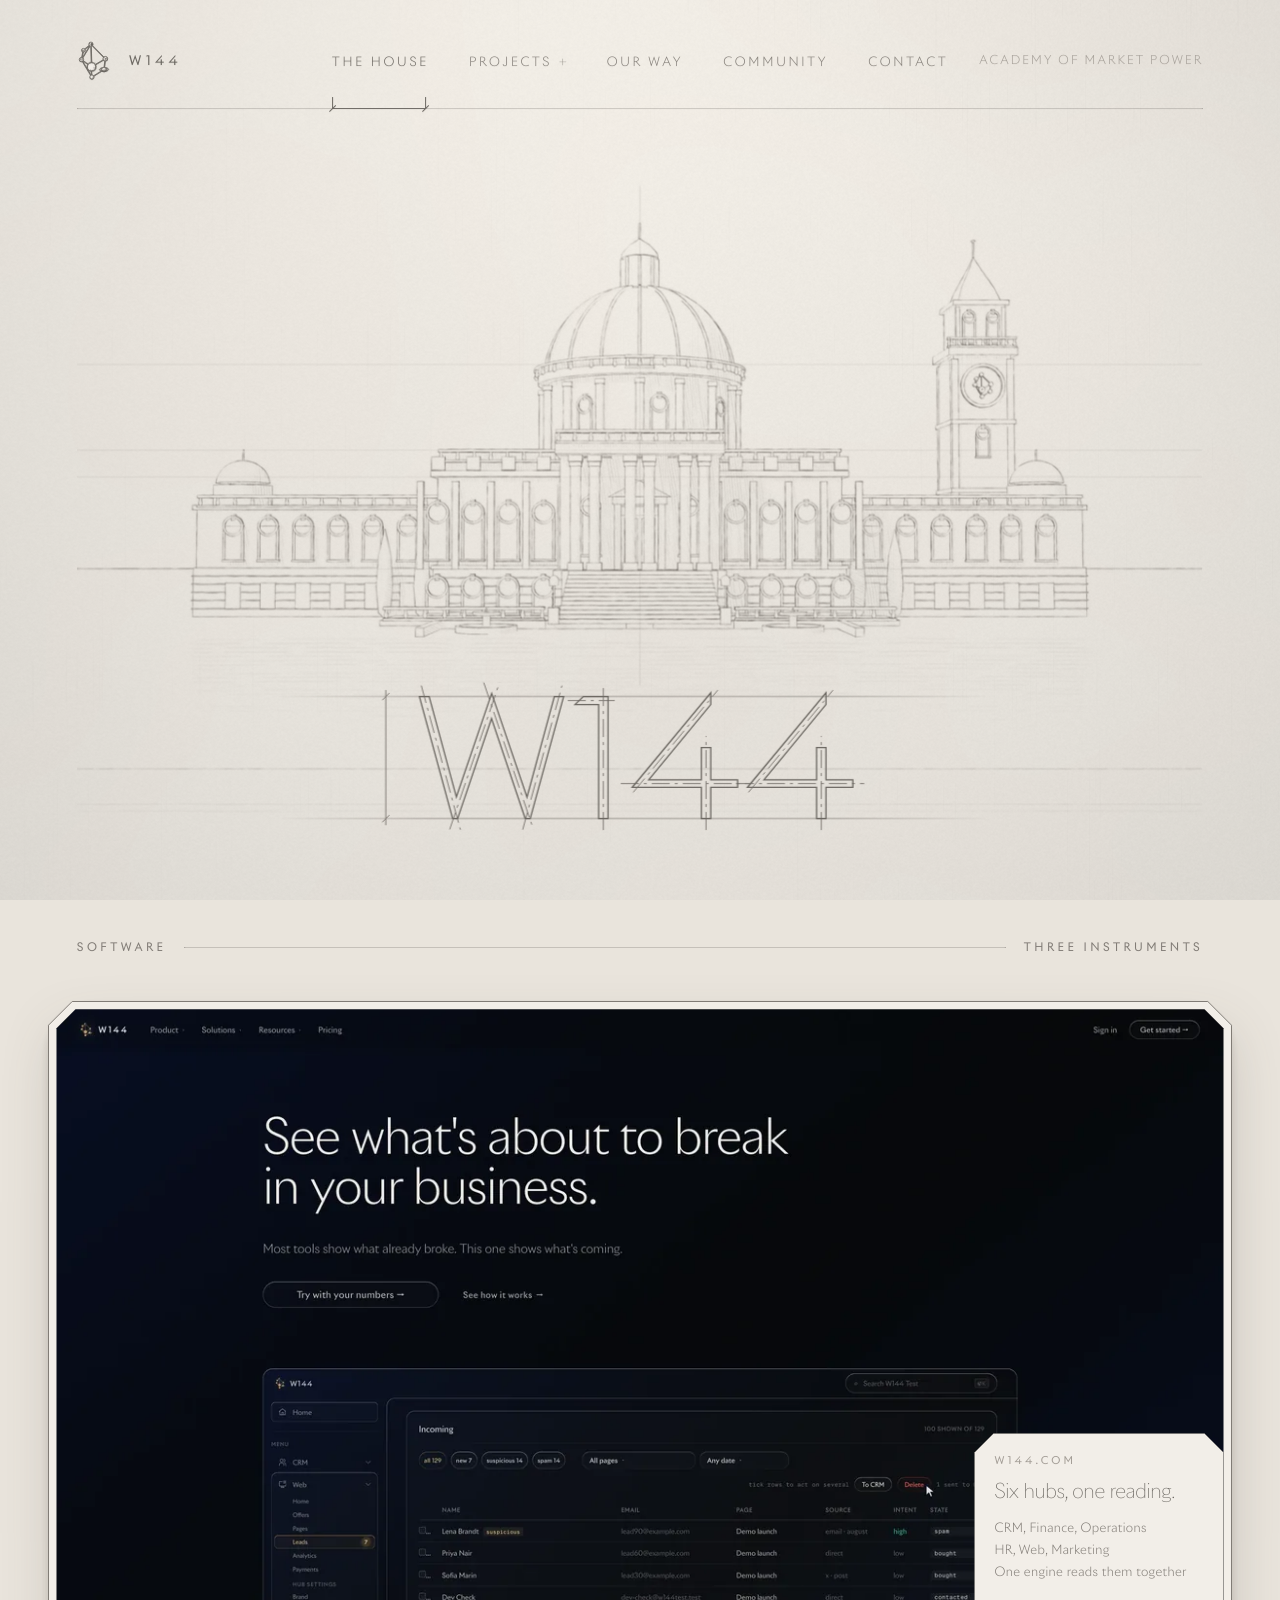
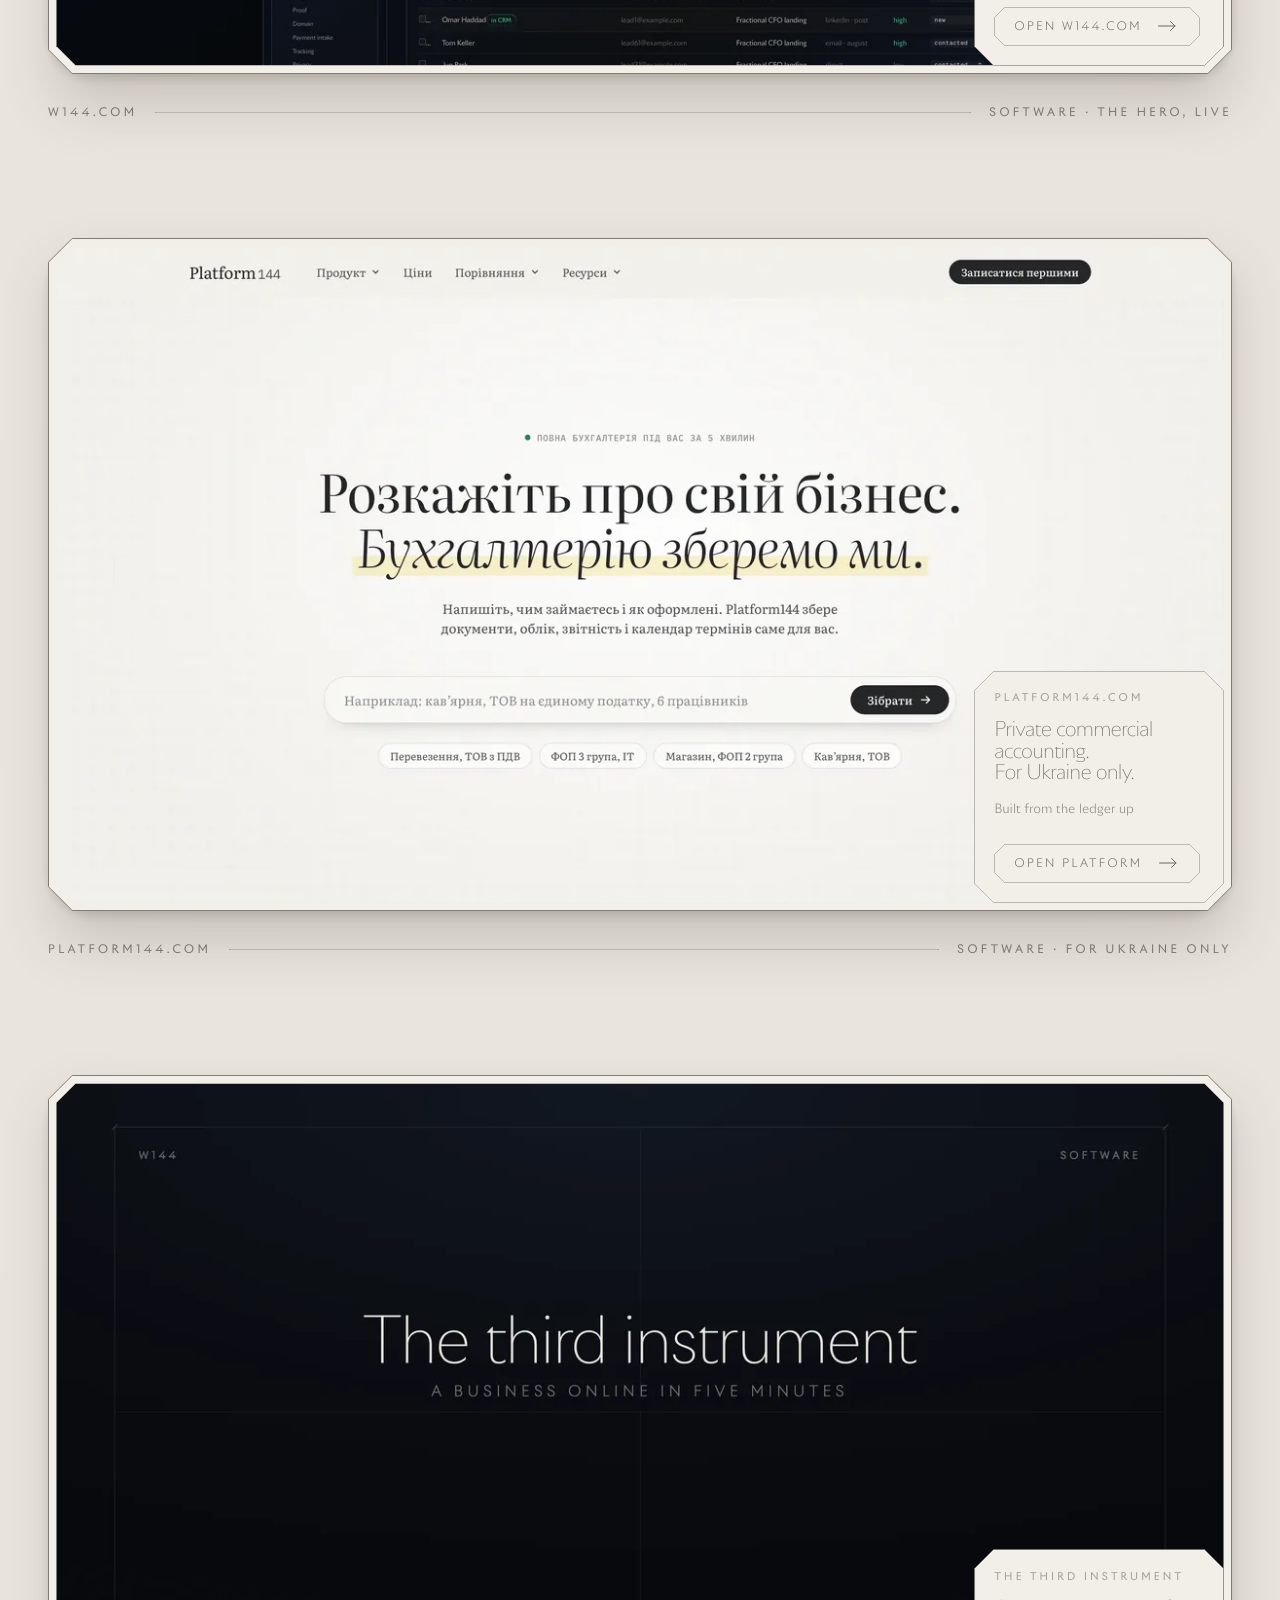
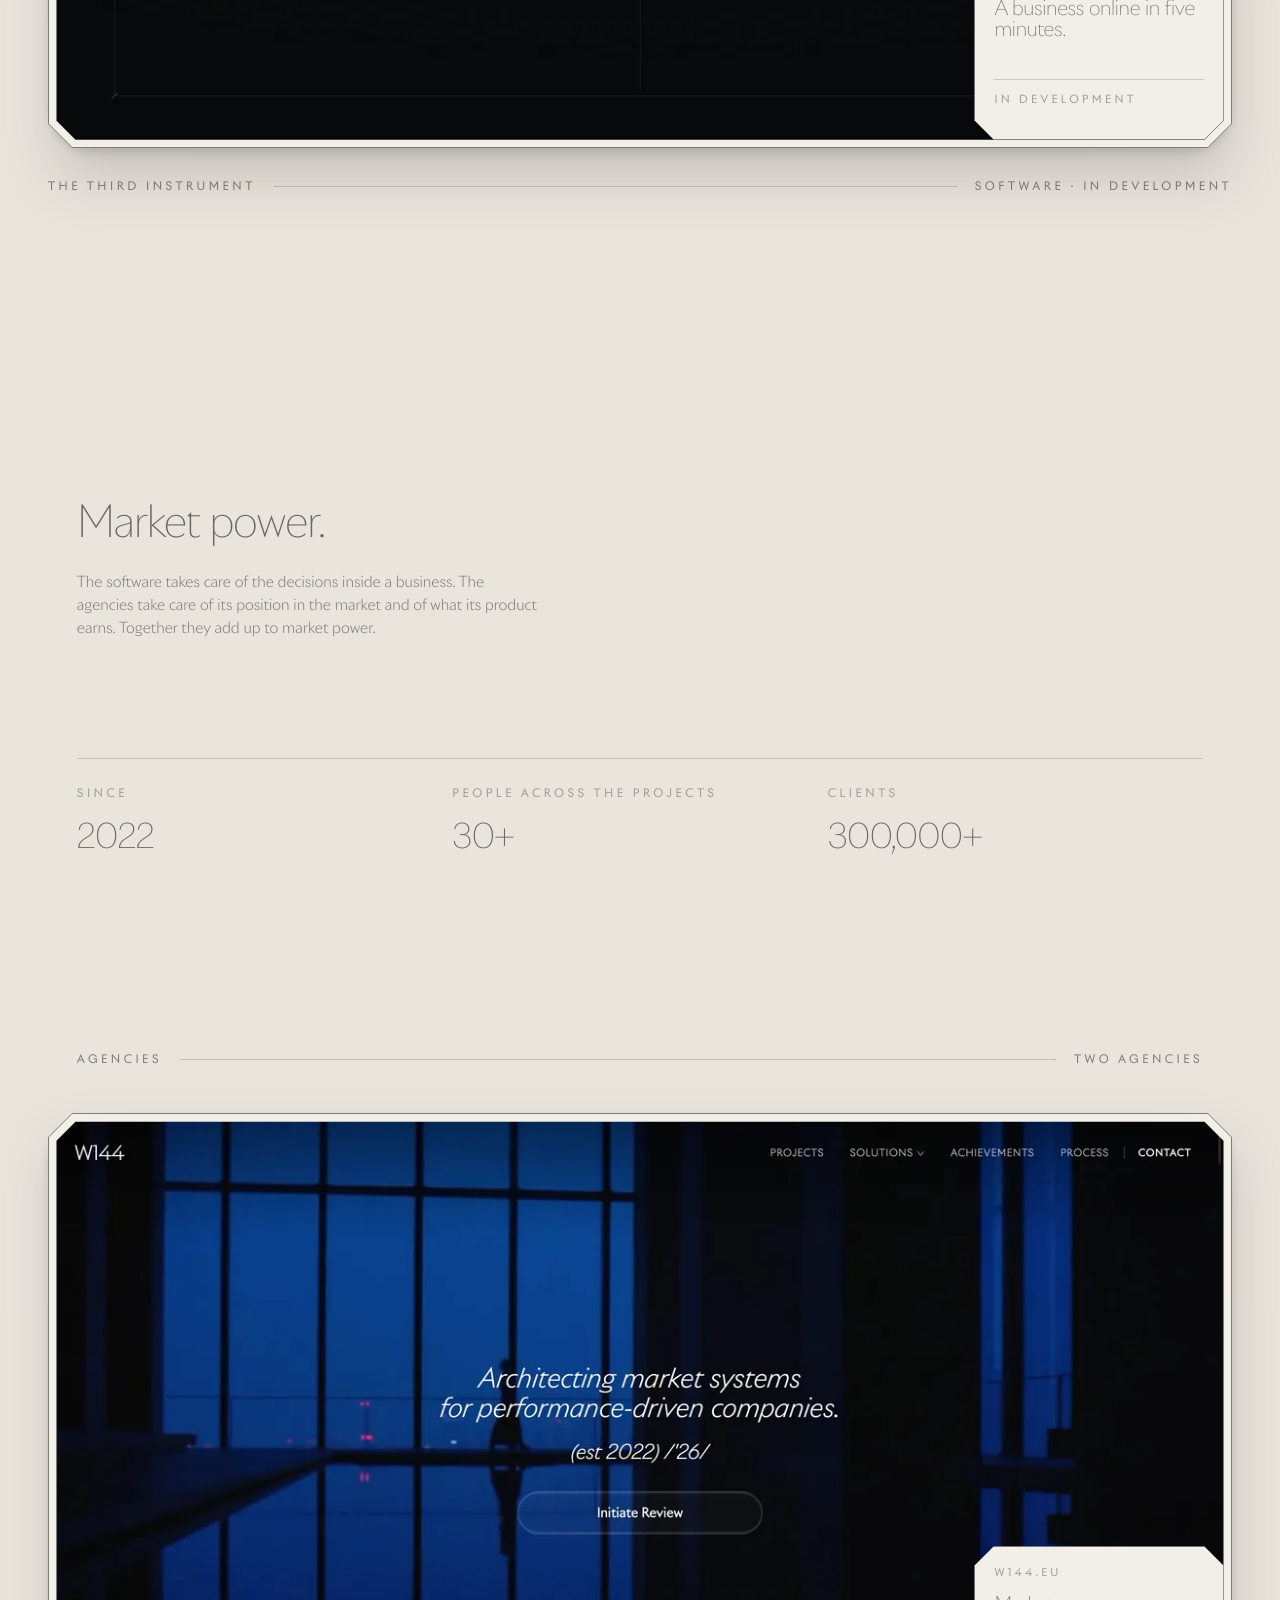
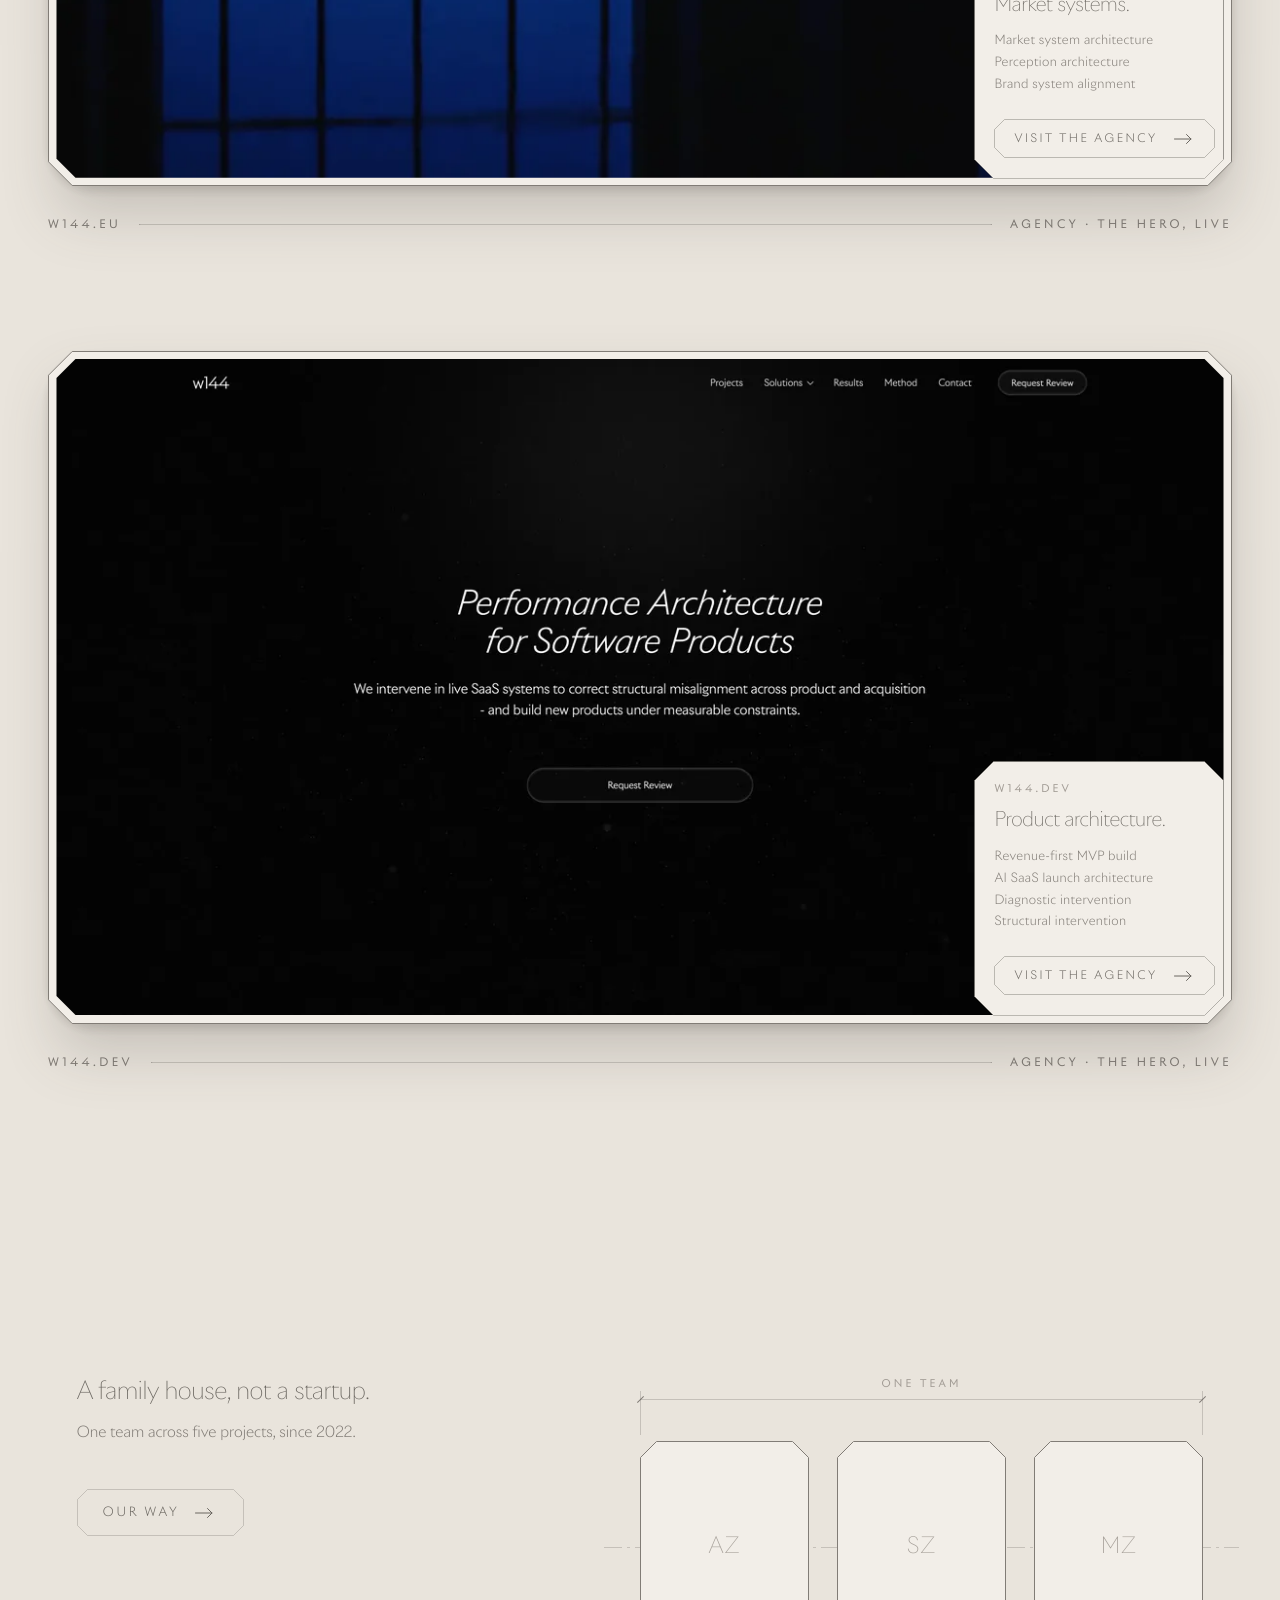
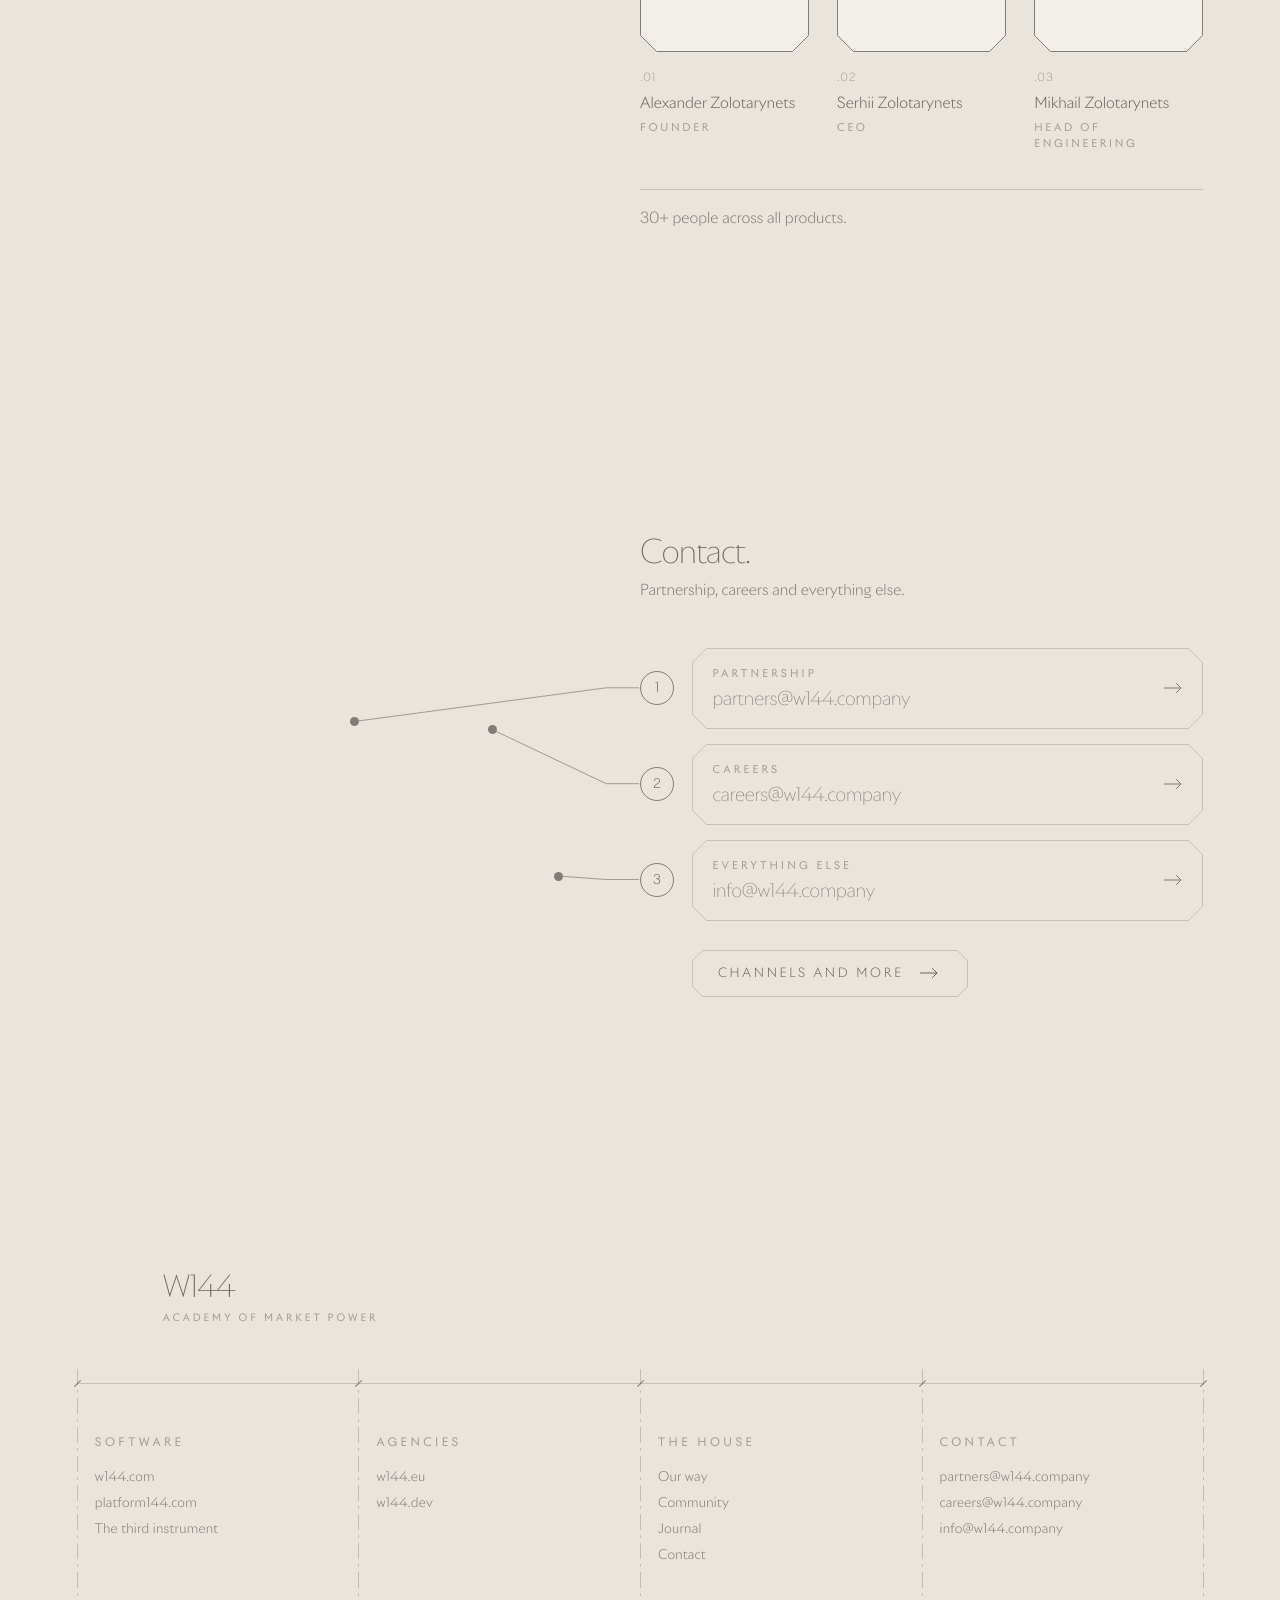
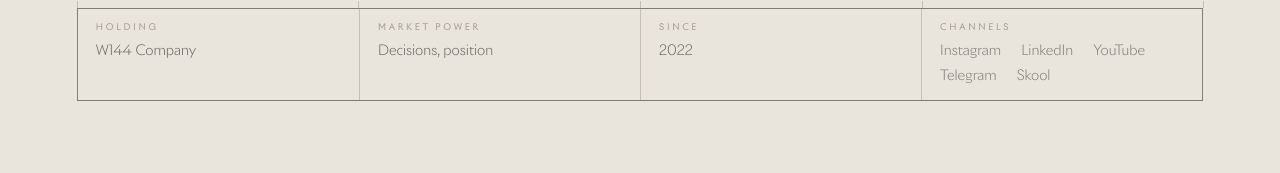
<file: index.html>
<!doctype html>
<html lang="en">
<head>
<meta charset="utf-8">
<meta name="viewport" content="width=device-width, initial-scale=1">
<title>W144 · Academy of market power</title>
<meta name="description" content="W144: a house of two agencies and three instruments. We study why one business holds and another breaks, and build the instruments that help yours hold.">
<link rel="icon" href="favicon.ico" sizes="32x32">
<link rel="icon" href="assets/logo/favicon.svg" type="image/svg+xml">
<link rel="apple-touch-icon" href="assets/logo/apple-touch-icon.png">
<link rel="stylesheet" href="assets/css/tokens.css">
<link rel="stylesheet" href="assets/css/materials.css">
<link rel="stylesheet" href="assets/css/components.css">
<link rel="stylesheet" href="assets/css/landing.css">
<link rel="canonical" href="https://w144.company/">
<meta property="og:type" content="website">
<meta property="og:site_name" content="W144">
<meta property="og:locale" content="en_US">
<meta property="og:title" content="W144 · Academy of market power">
<meta property="og:description" content="W144: a house of two agencies and three instruments. We study why one business holds and another breaks, and build the instruments that help yours hold.">
<meta property="og:url" content="https://w144.company/">
<meta property="og:image" content="https://w144.company/assets/og/w144.jpg">
<meta property="og:image:width" content="2400">
<meta property="og:image:height" content="1260">
<meta property="og:image:alt" content="The Academy of W144 drawn in pencil above the W144 lettering">
<meta name="twitter:card" content="summary_large_image">
<meta name="twitter:title" content="W144 · Academy of market power">
<meta name="twitter:description" content="W144: a house of two agencies and three instruments. We study why one business holds and another breaks, and build the instruments that help yours hold.">
<meta name="twitter:image" content="https://w144.company/assets/og/w144.jpg">
<script type="application/ld+json">{"@context":"https://schema.org","@graph":[{"@type":"Organization","@id":"https://w144.company/#organization","name":"W144","alternateName":["W144 Company","Academy of market power"],"url":"https://w144.company/","logo":{"@type":"ImageObject","url":"https://w144.company/assets/logo/apple-touch-icon.png","width":180,"height":180},"description":"W144: a house of two agencies and three instruments. We study why one business holds and another breaks, and build the instruments that help yours hold.","foundingDate":"2022","numberOfEmployees":{"@type":"QuantitativeValue","minValue":30},"founder":{"@type":"Person","name":"Alexander Zolotarynets","jobTitle":"Founder"},"employee":[{"@type":"Person","name":"Serhii Zolotarynets","jobTitle":"CEO"},{"@type":"Person","name":"Mikhail Zolotarynets","jobTitle":"Head of Engineering"}],"contactPoint":[{"@type":"ContactPoint","contactType":"Partnership","email":"partners@w144.company"},{"@type":"ContactPoint","contactType":"Careers","email":"careers@w144.company"},{"@type":"ContactPoint","contactType":"Everything else","email":"info@w144.company"}],"subOrganization":[{"@type":"Organization","name":"w144.eu","url":"https://w144.eu","description":"A company's position in the market, read on the market power map."},{"@type":"Organization","name":"w144.dev","url":"https://w144.dev","description":"Intervening in a product's economics to raise what it earns."}]},{"@type":"WebSite","@id":"https://w144.company/#website","url":"https://w144.company/","name":"W144","inLanguage":"en","publisher":{"@id":"https://w144.company/#organization"}},{"@type":"WebPage","@id":"https://w144.company/#webpage","url":"https://w144.company/","name":"W144 · Academy of market power","description":"W144: a house of two agencies and three instruments. We study why one business holds and another breaks, and build the instruments that help yours hold.","inLanguage":"en","isPartOf":{"@id":"https://w144.company/#website"},"about":{"@id":"https://w144.company/#organization"},"primaryImageOfPage":{"@type":"ImageObject","url":"https://w144.company/assets/og/w144.jpg","width":2400,"height":1260}},{"@type":"SoftwareApplication","name":"w144.com","url":"https://w144.com","description":"Software for the decisions inside a business.","applicationCategory":"BusinessApplication","publisher":{"@id":"https://w144.company/#organization"}},{"@type":"SoftwareApplication","name":"platform144.com","url":"https://platform144.com","description":"Private commercial accounting. For Ukraine only.","applicationCategory":"BusinessApplication","publisher":{"@id":"https://w144.company/#organization"},"areaServed":{"@type":"Country","name":"Ukraine"}}]}</script>
</head>
<body>

<div class="gridlines" aria-hidden="true"><div><i></i><i></i><i></i><i></i><i></i><i></i><i></i><i></i></div></div>

<div class="page">
<main class="wrap" id="top">

  <!-- chrome:nav -->
  <header class="l-top">
    <div class="c-navbar" data-nav>
    <nav class="c-nav ink">
      <div class="brand"><a class="mark mark-ink" href="#top" data-svg="assets/logo/seven-lights-web.svg" aria-label="W144"></a><span class="word">W144</span></div>
      <ul><li><a class="item" href="#top" aria-current="page"><span class="t">The house</span></a></li><li><a class="item" href="#software" data-sheet="projects" aria-expanded="false" aria-controls="sheet-projects"><span class="t">Projects</span><span class="pl" aria-hidden="true">+</span></a></li><li><a class="item" href="our-way.html"><span class="t">Our way</span></a></li><li><a class="item" href="community.html"><span class="t">Community</span></a></li><li><a class="item" href="contact.html"><span class="t">Contact</span></a></li></ul>
      <span class="right">Academy of market power</span>
      <button class="menu" type="button" aria-expanded="false" aria-controls="navmob"><span class="t o">Menu</span><span class="t c">Close</span><span class="pl" aria-hidden="true">+</span></button>
    </nav>
    <div class="c-navrule"><hr class="c-rule"><span class="mk" aria-hidden="true"><i class="ext l"></i><i class="ext r"></i><i class="lead"></i></span></div>
    <div class="c-navmob" id="navmob" aria-hidden="true">
      <ul>
        <li style="--k:0"><a class="mi" href="#top" aria-current="page"><span class="t">The house<i class="mk" aria-hidden="true"></i></span></a></li>
        <li style="--k:1"><button class="mi" type="button" aria-expanded="false" aria-controls="navmob-projects"><span class="t">Projects</span><span class="pl" aria-hidden="true">+</span></button>
          <div class="sub" id="navmob-projects"><div>
            <p class="grp lbl">Software</p>
            <a class="pr" href="https://w144.com" target="_blank" rel="noopener"><span class="nm">w144.com</span><span class="ti">Six hubs, one reading</span><span class="st">Open</span><svg class="arr" viewBox="0 0 18 10" aria-hidden="true"><path class="s" d="M0.5 5H17"/><path class="h" d="M12.5 0.5L17 5l-4.5 4.5"/></svg></a>
            <a class="pr" href="https://platform144.com" target="_blank" rel="noopener"><span class="nm">platform144.com</span><span class="ti">Accounting, Ukraine only</span><span class="st">Open</span><svg class="arr" viewBox="0 0 18 10" aria-hidden="true"><path class="s" d="M0.5 5H17"/><path class="h" d="M12.5 0.5L17 5l-4.5 4.5"/></svg></a>
            <div class="pr"><span class="nm">The third instrument</span><span class="ti">Unnamed</span><span class="st">In development</span><span></span></div>
            <p class="grp lbl">Agencies</p>
            <a class="pr" href="https://w144.eu" target="_blank" rel="noopener"><span class="nm">w144.eu</span><span class="ti">Market systems</span><span class="st">Visit</span><svg class="arr" viewBox="0 0 18 10" aria-hidden="true"><path class="s" d="M0.5 5H17"/><path class="h" d="M12.5 0.5L17 5l-4.5 4.5"/></svg></a>
            <a class="pr" href="https://w144.dev" target="_blank" rel="noopener"><span class="nm">w144.dev</span><span class="ti">Product architecture</span><span class="st">Visit</span><svg class="arr" viewBox="0 0 18 10" aria-hidden="true"><path class="s" d="M0.5 5H17"/><path class="h" d="M12.5 0.5L17 5l-4.5 4.5"/></svg></a>
          </div></div></li>
        <li style="--k:2"><a class="mi" href="our-way.html"><span class="t">Our way<i class="mk" aria-hidden="true"></i></span></a></li>
        <li style="--k:3"><a class="mi" href="community.html"><span class="t">Community<i class="mk" aria-hidden="true"></i></span></a></li>
        <li style="--k:4"><a class="mi" href="contact.html"><span class="t">Contact<i class="mk" aria-hidden="true"></i></span></a></li>
      </ul>
      <figure class="fig" aria-hidden="true" style="--k:5"><img data-src="assets/drawings/bl-institute-b-ink.webp" alt=""></figure>
      <div class="tb ink" style="--k:6">
        <div class="cell"><span class="fl">Holding</span><span class="v">W144 Company</span></div>
        <div class="cell"><span class="fl">Since</span><span class="v">2022</span></div>
        <div class="cell am"><span class="fl">Academy of market power</span></div>
      </div>
    </div>
    <div class="c-navsheet" id="sheet-projects" data-sheet="projects" aria-hidden="true">
      <div class="hd"><p class="lbl">Projects</p><p class="note">Three instruments and two agencies of the house.</p>
        <div class="pv" data-shape="chamfer" data-c="14" data-band="6" aria-hidden="true"><div class="scr"><img data-src="assets/previews/w144-com-1200.webp" alt="" data-i="0" class="on"><img data-src="assets/previews/platform144-1200.webp" alt="" data-i="1"><img data-src="assets/previews/third-1200.webp" alt="" data-i="2"><img data-src="assets/previews/w144-eu-1200.webp" alt="" data-i="3"><img data-src="assets/previews/w144-dev-1200.webp" alt="" data-i="4"></div></div>
        <div class="pvc"><p data-i="0" class="on"><span class="ds">Software for the decisions inside a business.</span></p><p data-i="1"><span class="ds">Private commercial accounting. For Ukraine only.</span></p><p data-i="2"><span class="ds">A business online in five minutes.</span></p><p data-i="3"><span class="ds">A company's position in the market, read on the market power map.</span></p><p data-i="4"><span class="ds">Intervening in a product's economics to raise what it earns.</span></p></div>
      </div>
      <div class="rows">
        <p class="grp lbl" style="--k:0">Software</p>
        <a class="row on" href="https://w144.com" target="_blank" rel="noopener" data-i="0" style="--k:0"><span class="n">01</span><span class="nm">w144.com</span><span class="ti">Six hubs, one reading</span><span class="st">Open</span><svg class="arr" viewBox="0 0 18 10" aria-hidden="true"><path class="s" d="M0.5 5H17"/><path class="h" d="M12.5 0.5L17 5l-4.5 4.5"/></svg></a>
        <a class="row" href="https://platform144.com" target="_blank" rel="noopener" data-i="1" style="--k:1"><span class="n">02</span><span class="nm">platform144.com</span><span class="ti">Accounting, Ukraine only</span><span class="st">Open</span><svg class="arr" viewBox="0 0 18 10" aria-hidden="true"><path class="s" d="M0.5 5H17"/><path class="h" d="M12.5 0.5L17 5l-4.5 4.5"/></svg></a>
        <div class="row" data-i="2" style="--k:2"><span class="n">03</span><span class="nm">The third instrument</span><span class="ti">Unnamed</span><span class="st">In development</span><span></span></div>
        <p class="grp lbl" style="--k:3">Agencies</p>
        <a class="row" href="https://w144.eu" target="_blank" rel="noopener" data-i="3" style="--k:3"><span class="n">04</span><span class="nm">w144.eu</span><span class="ti">Market systems</span><span class="st">Visit</span><svg class="arr" viewBox="0 0 18 10" aria-hidden="true"><path class="s" d="M0.5 5H17"/><path class="h" d="M12.5 0.5L17 5l-4.5 4.5"/></svg></a>
        <a class="row" href="https://w144.dev" target="_blank" rel="noopener" data-i="4" style="--k:4"><span class="n">05</span><span class="nm">w144.dev</span><span class="ti">Product architecture</span><span class="st">Visit</span><svg class="arr" viewBox="0 0 18 10" aria-hidden="true"><path class="s" d="M0.5 5H17"/><path class="h" d="M12.5 0.5L17 5l-4.5 4.5"/></svg></a>
      </div>
    </div>
    </div>
  </header>
  <!-- /chrome:nav -->

  <!-- the house, from across the river; its name and nothing else -->
  <section class="l-hero0">
    <div class="c-hero0">
      <h1 class="vh">W144 · Academy of market power</h1>
      <img srcset="assets/drawings/bl-institute-a-1200.webp 1200w, assets/drawings/bl-institute-a.webp 1800w" sizes="(max-width: 900px) 100vw, 60vw" fetchpriority="high" class="sheet" src="assets/drawings/bl-institute-a.webp" alt="The Academy, drawn from across the river" data-phys="print" data-wear="0.06" data-fit="contain" style="aspect-ratio: 1800 / 1125">
      <!-- lettering -->
      <svg class="lt ink" viewBox="0 -1100 5882.4 1450" role="img" aria-label="W144"><defs><linearGradient id="lt-grad" gradientUnits="userSpaceOnUse" x1="711.7" x2="5111.7" y1="0" y2="0"><stop offset="0" stop-color="#fff" stop-opacity="0"/><stop offset="0.22" stop-color="#fff"/><stop offset="0.78" stop-color="#fff"/><stop offset="1" stop-color="#fff" stop-opacity="0"/></linearGradient><mask id="lt-fade" maskUnits="userSpaceOnUse" x="0" y="-1100" width="5882" height="1450"><rect x="0" y="-1100" width="5882" height="1450" fill="url(#lt-grad)"/></mask></defs><g transform="translate(2919.7 0) scale(0.85) translate(-2919.7 0)"><g mask="url(#lt-fade)"><path class="g" d="M711.7 0.0 L5111.7 0.0"/><path class="g" d="M711.7 -750.0 L5111.7 -750.0"/></g><path class="d" d="M1381.7 40.0 L1381.7 -790.0"/><path class="d" d="M1359.7 22.0 L1403.7 -22.0"/><path class="d" d="M1359.7 -728.0 L1403.7 -772.0"/><g><path class="x" d="M1599.9 -817.6 L1840.0 67.6"/><path class="x" d="M1774.1 66.3 L2080.2 -836.3"/><path class="x" d="M1983.4 -836.3 L2288.6 66.3"/><path class="x" d="M2222.8 67.5 L2464.1 -817.5"/><path class="x" d="M2718.2 70.0 L2718.2 -820.0"/><path class="x" d="M2499.7 -725.5 L2788.2 -725.5"/><path class="x" d="M3349.2 70.0 L3349.2 -507.0"/><path class="x" d="M2825.2 -215.5 L3613.2 -215.5"/><path class="x" d="M2901.6 -161.6 L3421.5 -789.9"/><path class="x" d="M4057.2 70.0 L4057.2 -507.0"/><path class="x" d="M3533.2 -215.5 L4321.2 -215.5"/><path class="x" d="M3609.6 -161.6 L4129.5 -789.9"/></g><g><path class="o" d="M2238.2 0.0 L2031.2 -616.0 L1823.2 0.0 L1792.2 0.0 L1588.2 -750.0 L1648.2 -750.0 L1815.2 -133.0 L2032.2 -770.0 L2249.2 -132.0 L2417.2 -750.0 L2474.2 -750.0 L2269.2 0.0 Z"/><path class="o" d="M2747.2 -750.0 L2747.2 0.0 L2689.2 0.0 L2689.2 -701.0 L2544.2 -701.0 L2595.2 -750.0 Z"/><path class="o" d="M3378.2 -239.0 L3543.2 -239.0 L3543.2 -192.0 L3378.2 -192.0 L3378.2 0.0 L3320.2 0.0 L3320.2 -192.0 L2895.2 -192.0 L3378.2 -774.0 L3378.2 -701.0 L2997.2 -239.0 L3320.2 -239.0 L3320.2 -437.0 L3378.2 -437.0 Z"/><path class="o" d="M4086.2 -239.0 L4251.2 -239.0 L4251.2 -192.0 L4086.2 -192.0 L4086.2 0.0 L4028.2 0.0 L4028.2 -192.0 L3603.2 -192.0 L4086.2 -774.0 L4086.2 -701.0 L3705.2 -239.0 L4028.2 -239.0 L4028.2 -437.0 L4086.2 -437.0 Z"/></g></g></svg>
      <!-- /lettering -->
    </div>
  </section>

  <!-- the projects, straight after -->
  <section class="l-sec l-projects">
    <div class="l-group ink" id="software"><span class="lbl">Software</span><hr class="c-rule"><span class="lbl">Three instruments</span></div>
    <div class="l-show">
      <div class="c-show">
        <div class="c-plate c-plate--bezel"><span class="sh a"><i></i></span><span class="sh b"><i></i></span><span class="lift" data-shape="chamfer" data-c="34" data-band="12" data-cr="0.02" data-br="0.007"><img srcset="assets/previews/w144-com-1200.webp 1200w, assets/previews/w144-com-2000.webp 2000w, assets/previews/w144-com.webp 3200w" sizes="(max-width: 900px) 100vw, 90vw" loading="lazy" class="scr" decoding="async" src="assets/previews/w144-com.webp" alt="w144.com, the hero" style="aspect-ratio: 3200 / 1800"></span>
          <div class="c-card" data-shape="chamfer" data-c="27" data-cr="0.064" data-band="6">
            <p class="dom">w144.com</p>
            <p class="claim">Six hubs, one reading.</p>
            <ul class="list"><li>CRM, Finance, Operations</li><li>HR, Web, Marketing</li><li>One engine reads them together</li></ul>
            <div class="act"><a class="c-shape" data-shape="chamfer" href="https://w144.com" target="_blank" rel="noopener"><span class="w">Open w144.com</span><svg class="arr" viewBox="0 0 18 10" aria-hidden="true"><path class="s" d="M0.5 5H17"/><path class="h" d="M12.5 0.5L17 5l-4.5 4.5"/></svg></a></div>
          </div>
        </div>
      </div>
      <div class="c-show-cap ink"><span class="lbl">w144.com</span><hr class="c-rule"><span class="lbl">Software · the hero, live</span></div>
    </div>
    <div class="l-show">
      <div class="c-show">
        <div class="c-plate c-plate--bezel"><span class="sh a"><i></i></span><span class="sh b"><i></i></span><span class="lift" data-shape="chamfer" data-c="34" data-band="12" data-cr="0.02" data-br="0.007"><img srcset="assets/previews/platform144-1200.webp 1200w, assets/previews/platform144-2000.webp 2000w, assets/previews/platform144.webp 2880w" sizes="(max-width: 900px) 100vw, 90vw" loading="lazy" class="scr" decoding="async" src="assets/previews/platform144.webp" alt="platform144.com, the hero" style="aspect-ratio: 2880 / 1620"></span>
          <div class="c-card" data-shape="chamfer" data-c="27" data-cr="0.064" data-band="6">
            <p class="dom">platform144.com</p>
            <p class="claim">Private commercial accounting. For&nbsp;Ukraine&nbsp;only.</p>
            <ul class="list"><li>Built from the ledger up</li></ul>
            <div class="act"><a class="c-shape" data-shape="chamfer" href="https://platform144.com" target="_blank" rel="noopener"><span class="w">Open Platform</span><svg class="arr" viewBox="0 0 18 10" aria-hidden="true"><path class="s" d="M0.5 5H17"/><path class="h" d="M12.5 0.5L17 5l-4.5 4.5"/></svg></a></div>
          </div>
        </div>
      </div>
      <div class="c-show-cap ink"><span class="lbl">platform144.com</span><hr class="c-rule"><span class="lbl">Software · for Ukraine only</span></div>
    </div>
    <div class="l-show l-show--soon">
      <div class="c-show">
        <div class="c-plate c-plate--bezel"><span class="sh a"><i></i></span><span class="sh b"><i></i></span><span class="lift" data-shape="chamfer" data-c="34" data-band="12" data-cr="0.02" data-br="0.007"><img srcset="assets/previews/third-1200.webp 1200w, assets/previews/third-2000.webp 2000w, assets/previews/third.webp 3200w" sizes="(max-width: 900px) 100vw, 90vw" loading="lazy" class="scr" decoding="async" src="assets/previews/third.webp" alt="The third instrument, in development" style="aspect-ratio: 3200 / 1800"></span>
          <div class="c-card" data-shape="chamfer" data-c="27" data-cr="0.064" data-band="6">
            <p class="dom">The third instrument</p>
            <p class="claim">A business online in five minutes.</p>
            <ul class="list"></ul>
            <div class="act"><span class="c-status">In development</span></div>
          </div>
        </div>
      </div>
      <div class="c-show-cap ink"><span class="lbl">The third instrument</span><hr class="c-rule"><span class="lbl">Software · in development</span></div>
    </div>
  </section>

  <!-- the pause between the instruments and the agencies: the house in numbers, and what the products add up to -->
  <section class="l-sec l-bgs l-pause">
    <img srcset="assets/drawings/bl-board144-1200.webp 1200w, assets/drawings/bl-board144.webp 1800w" sizes="(max-width: 900px) 100vw, 60vw" loading="lazy" decoding="async" class="l-bg" src="assets/drawings/bl-board144.webp" alt="" aria-hidden="true" data-phys="print" data-wear="0.06" data-fit="contain" style="aspect-ratio:2400/1700;right:-2%;top:2%;width:44%">
    <div class="c-pause ink">
      <div class="t"><h2>Market power.</h2><p>The software takes care of the decisions inside a business. The agencies take care of its position in the market and of what its product earns. Together they add up to market power.</p></div>
      <dl class="facts">
        <div><dt>Since</dt><dd>2022</dd></div>
        <div><dt>People across the projects</dt><dd>30+</dd></div>
        <div><dt>Clients</dt><dd>300,000+</dd></div>
      </dl>
    </div>
  </section>

  <section class="l-sec l-projects l-projects--agencies">
    <div class="l-group ink" id="agencies"><span class="lbl">Agencies</span><hr class="c-rule"><span class="lbl">Two agencies</span></div>
    <div class="l-show">
      <div class="c-show">
        <div class="c-plate c-plate--bezel"><span class="sh a"><i></i></span><span class="sh b"><i></i></span><span class="lift" data-shape="chamfer" data-c="34" data-band="12" data-cr="0.02" data-br="0.007"><img srcset="assets/previews/w144-eu-1200.webp 1200w, assets/previews/w144-eu-2000.webp 2000w, assets/previews/w144-eu.webp 2880w" sizes="(max-width: 900px) 100vw, 90vw" loading="lazy" class="scr" decoding="async" src="assets/previews/w144-eu.webp" alt="w144.eu, the hero" style="aspect-ratio: 2880 / 1620"></span>
          <div class="c-card" data-shape="chamfer" data-c="27" data-cr="0.064" data-band="6">
            <p class="dom">w144.eu</p>
            <p class="claim">Market systems.</p>
            <ul class="list"><li>Market system architecture</li><li>Perception architecture</li><li>Brand system alignment</li></ul>
            <div class="act"><a class="c-shape" data-shape="chamfer" href="https://w144.eu" target="_blank" rel="noopener"><span class="w">Visit the agency</span><svg class="arr" viewBox="0 0 18 10" aria-hidden="true"><path class="s" d="M0.5 5H17"/><path class="h" d="M12.5 0.5L17 5l-4.5 4.5"/></svg></a></div>
          </div>
        </div>
      </div>
      <div class="c-show-cap ink"><span class="lbl">w144.eu</span><hr class="c-rule"><span class="lbl">Agency · the hero, live</span></div>
    </div>
    <div class="l-show">
      <div class="c-show">
        <div class="c-plate c-plate--bezel"><span class="sh a"><i></i></span><span class="sh b"><i></i></span><span class="lift" data-shape="chamfer" data-c="34" data-band="12" data-cr="0.02" data-br="0.007"><img srcset="assets/previews/w144-dev-1200.webp 1200w, assets/previews/w144-dev-2000.webp 2000w, assets/previews/w144-dev.webp 3200w" sizes="(max-width: 900px) 100vw, 90vw" loading="lazy" class="scr" decoding="async" src="assets/previews/w144-dev.webp" alt="w144.dev, the hero" style="aspect-ratio: 3200 / 1800"></span>
          <div class="c-card" data-shape="chamfer" data-c="27" data-cr="0.064" data-band="6">
            <p class="dom">w144.dev</p>
            <p class="claim">Product architecture.</p>
            <ul class="list"><li>Revenue-first MVP build</li><li>AI SaaS launch architecture</li><li>Diagnostic intervention</li><li>Structural intervention</li></ul>
            <div class="act"><a class="c-shape" data-shape="chamfer" href="https://w144.dev" target="_blank" rel="noopener"><span class="w">Visit the agency</span><svg class="arr" viewBox="0 0 18 10" aria-hidden="true"><path class="s" d="M0.5 5H17"/><path class="h" d="M12.5 0.5L17 5l-4.5 4.5"/></svg></a></div>
          </div>
        </div>
      </div>
      <div class="c-show-cap ink"><span class="lbl">w144.dev</span><hr class="c-rule"><span class="lbl">Agency · the hero, live</span></div>
    </div>
  </section>

  <!-- the house: the three of them together, drawn like the parts of one assembly (a dimension over the three, the centre
       line through all the plates, a number under each); under them, one line for the 30+ people across the products, and the watch beside them: the thing a family hands down -->
  <section class="l-sec l-team" id="house">
    <div class="c-house">
      <div class="side">
        <div class="hd ink"><h2>A family house, not a startup.</h2><p>One team across five projects, since 2022.</p></div>
        <div class="act"><a class="c-shape" data-shape="chamfer" href="our-way.html"><span class="w">Our way</span><svg class="arr" viewBox="0 0 18 10" aria-hidden="true"><path class="s" d="M0.5 5H17"/><path class="h" d="M12.5 0.5L17 5l-4.5 4.5"/></svg></a></div>
      </div>
      <div class="assembly">
        <div class="dim ink" aria-hidden="true"><i class="ln"></i><i class="t l"></i><i class="t r"></i><i class="x l"></i><i class="x r"></i><span>One team</span></div>
        <div class="three">
          <figure class="c-person"><div class="ph" data-shape="chamfer" data-c="16" data-band="6"><span class="ini">AZ</span><i class="cx" aria-hidden="true"></i></div><figcaption class="ink"><span class="n">.01</span><p class="nm">Alexander Zolotarynets</p><p class="rl">Founder</p></figcaption></figure>
          <figure class="c-person"><div class="ph" data-shape="chamfer" data-c="16" data-band="6"><span class="ini">SZ</span><i class="cx" aria-hidden="true"></i></div><figcaption class="ink"><span class="n">.02</span><p class="nm">Serhii Zolotarynets</p><p class="rl">CEO</p></figcaption></figure>
          <figure class="c-person"><div class="ph" data-shape="chamfer" data-c="16" data-band="6"><span class="ini">MZ</span><i class="cx" aria-hidden="true"></i></div><figcaption class="ink"><span class="n">.03</span><p class="nm">Mikhail Zolotarynets</p><p class="rl">Head of Engineering</p></figcaption></figure>
        </div>
        <i class="cl" aria-hidden="true"></i>
        <p class="more ink">30+ people across all products.</p>
      </div>
      <figure class="sheet"><img srcset="assets/drawings/bl-pieces-1200.webp 1200w, assets/drawings/bl-pieces.webp 1800w" sizes="(max-width: 900px) 100vw, 60vw" loading="lazy" decoding="async" src="assets/drawings/bl-pieces.webp" alt="A king, a queen and a rook of the 144 board's set, the board running on behind them" data-phys="print" data-wear="0.06" data-fit="contain" style="aspect-ratio: 1800 / 1125"></figure>
    </div>
  </section>

  <!-- chrome:contact -->
  <section class="l-sec l-contact" id="contact">
    <div class="c-asm">
      <div class="ttl ink"><h2>Contact.</h2><p>Partnership, careers and everything else.</p></div>
      <div class="fig">
        <img srcset="assets/drawings/bl-letter-1200.webp 1200w, assets/drawings/bl-letter.webp 1800w" sizes="(max-width: 900px) 100vw, 60vw" loading="lazy" decoding="async" src="assets/drawings/bl-letter.webp" alt="A fountain pen and a sealed letter, the front of the pen in half-section" data-phys="print" data-wear="0.06" data-fit="contain" style="aspect-ratio: 1800 / 927">
          <i class="pt" data-n="1" style="left:52.2%;top:28.6%" title="the seal"><b>1</b></i>
          <i class="pt" data-n="2" style="left:78.0%;top:31.6%" title="the nib"><b>2</b></i>
          <i class="pt" data-n="3" style="left:90.5%;top:85.0%" title="the half-section"><b>3</b></i>
      </div>
      <div class="side">
        <a class="call" data-n="1" href="mailto:partners@w144.company"><span class="bal"><i class="pass"></i>1</span><span class="plate" data-shape="chamfer" data-c="14" data-band="9"><span class="k">Partnership</span><span class="m">partners@w144.company</span><svg class="arr" viewBox="0 0 18 10" aria-hidden="true"><path class="s" d="M0.5 5H17"/><path class="h" d="M12.5 0.5L17 5l-4.5 4.5"/></svg></span></a>
        <a class="call" data-n="2" href="mailto:careers@w144.company"><span class="bal"><i class="pass"></i>2</span><span class="plate" data-shape="chamfer" data-c="14" data-band="9"><span class="k">Careers</span><span class="m">careers@w144.company</span><svg class="arr" viewBox="0 0 18 10" aria-hidden="true"><path class="s" d="M0.5 5H17"/><path class="h" d="M12.5 0.5L17 5l-4.5 4.5"/></svg></span></a>
        <a class="call" data-n="3" href="mailto:info@w144.company"><span class="bal"><i class="pass"></i>3</span><span class="plate" data-shape="chamfer" data-c="14" data-band="9"><span class="k">Everything else</span><span class="m">info@w144.company</span><svg class="arr" viewBox="0 0 18 10" aria-hidden="true"><path class="s" d="M0.5 5H17"/><path class="h" d="M12.5 0.5L17 5l-4.5 4.5"/></svg></span></a>
        <a class="c-shape more" data-shape="chamfer" href="contact.html"><span class="w">Channels and more</span><svg class="arr" viewBox="0 0 18 10" aria-hidden="true"><path class="s" d="M0.5 5H17"/><path class="h" d="M12.5 0.5L17 5l-4.5 4.5"/></svg></a>
      </div>
      <svg class="leaders" aria-hidden="true"></svg>
    </div>
  </section>
  <!-- /chrome:contact -->

  <!-- chrome:foot -->
  <section class="l-sec l-foot" id="site-foot">
    <footer class="c-foot c-foot--arch">
      <div class="axes" aria-hidden="true"><i class="ax" style="--k:0"></i><i class="ax s" style="--k:1"></i><i class="ax s" style="--k:2"></i><i class="ax" style="--k:3"></i><i class="ax" style="--k:4"></i><i class="ax" style="--k:5"></i><i class="ax" style="--k:6"></i><i class="ax s" style="--k:7"></i><i class="ax" style="--k:8"></i><i class="chain"></i></div>
      <div class="brand ink"><div class="mk"><img loading="lazy" decoding="async" src="assets/drawings/bl-mark-s.webp" alt="" data-phys="print" data-wear="0.1" data-fit="contain" style="aspect-ratio: 240 / 293"></div><div><span class="w">W144</span><span class="mt">Academy of market power</span></div></div>
      <div class="col c1 ink"><p class="lbl">Software</p><a href="https://w144.com" target="_blank" rel="noopener">w144.com</a><a href="https://platform144.com" target="_blank" rel="noopener">platform144.com</a><a href="#software">The third instrument</a></div>
      <div class="col c2 ink"><p class="lbl">Agencies</p><a href="https://w144.eu" target="_blank" rel="noopener">w144.eu</a><a href="https://w144.dev" target="_blank" rel="noopener">w144.dev</a></div>
      <div class="col c3 ink"><p class="lbl">The house</p><a href="our-way.html">Our way</a><a href="community.html">Community</a><a href="journal.html">Journal</a><a href="contact.html">Contact</a></div>
      <div class="col c4 ink"><p class="lbl">Contact</p><a href="mailto:partners@w144.company"><span class="m">partners@w144.company</span><span class="p">Partnership</span></a><a href="mailto:careers@w144.company"><span class="m">careers@w144.company</span><span class="p">Careers</span></a><a href="mailto:info@w144.company"><span class="m">info@w144.company</span><span class="p">Everything else</span></a></div>
      <div class="col c5 ink"><p class="lbl">Channels</p><a href="#">Instagram</a><a href="#">LinkedIn</a><a href="#">YouTube</a><a href="#">Telegram</a><a href="#">Skool</a></div>
      <div class="tblock ink">
        <div class="cell f1"><span class="fl">Holding</span><span class="v">W144 Company</span></div>
        <div class="cell f2"><span class="fl">Market power</span><span class="v">Decisions, position</span></div>
        <div class="cell f3"><span class="fl">Since</span><span class="v">2022</span></div>
        <div class="cell f4"><span class="fl">Channels</span><span class="v ch"><a href="#">Instagram</a><a href="#">LinkedIn</a><a href="#">YouTube</a><a href="#">Telegram</a><a href="#">Skool</a></span></div>
      </div>
    </footer>
  </section>
  <!-- /chrome:foot -->

</main>
</div>
<script src="assets/js/shapes.js" defer></script>
<script src="assets/js/nav.js" defer></script>
<script src="assets/js/contact.js" defer></script>
<script type="module" src="assets/js/materials.js"></script>
</body>
</html>
</file>
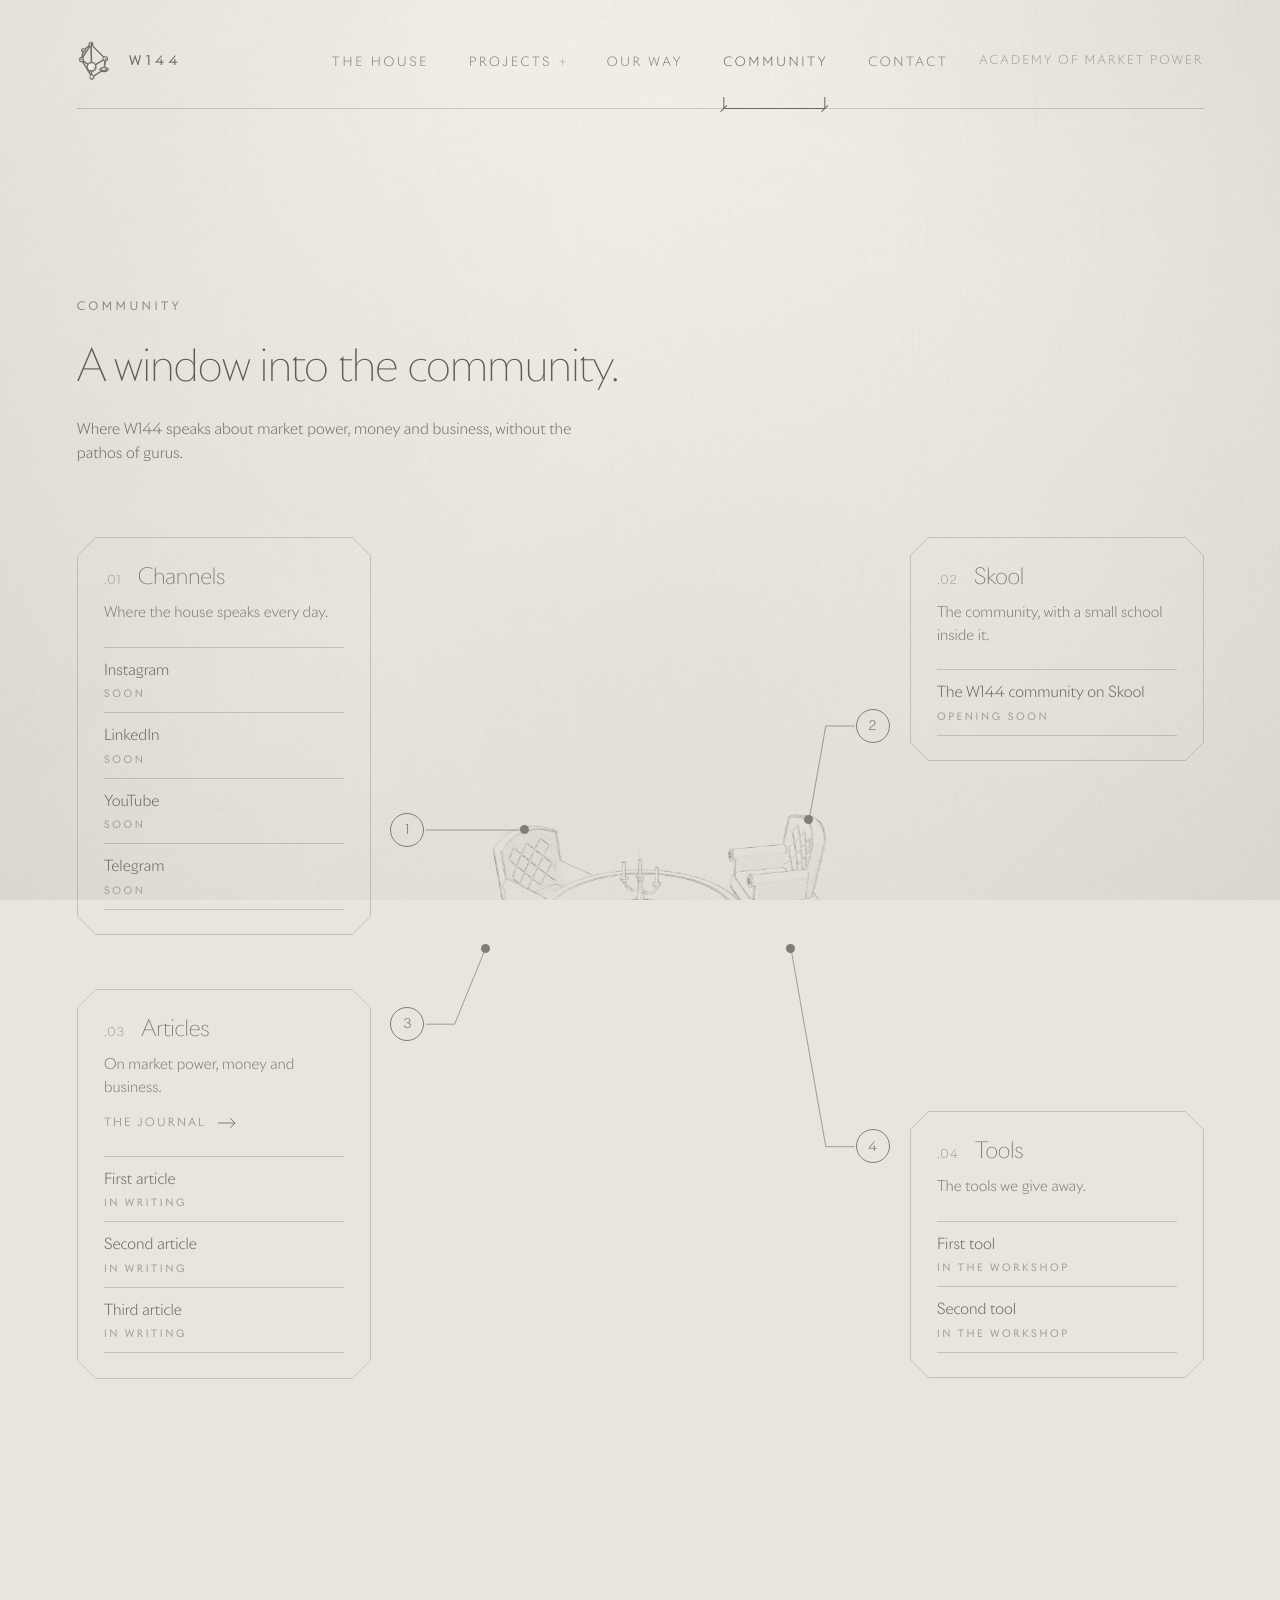
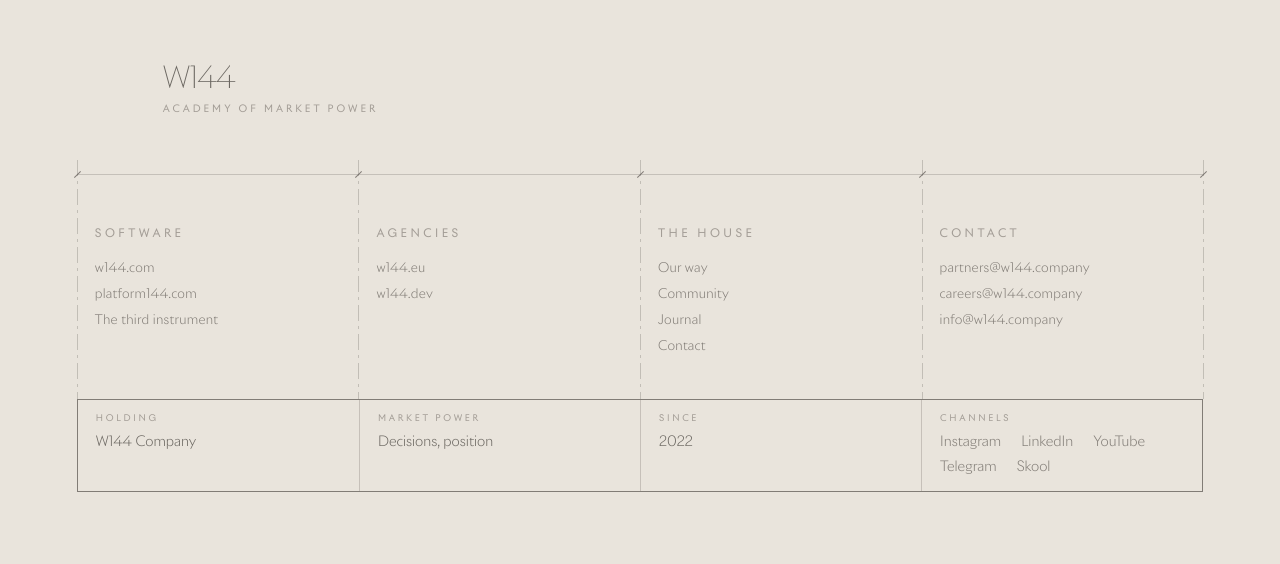
<file: community.html>
<!doctype html>
<html lang="en">
<head>
<meta charset="utf-8">
<meta name="viewport" content="width=device-width, initial-scale=1">
<title>W144 · Community</title>
<meta name="description" content="A window into the W144 community: our channels, the school on Skool, articles and the tools we give away.">
<link rel="icon" href="favicon.ico" sizes="32x32">
<link rel="icon" href="assets/logo/favicon.svg" type="image/svg+xml">
<link rel="apple-touch-icon" href="assets/logo/apple-touch-icon.png">
<link rel="stylesheet" href="assets/css/tokens.css">
<link rel="stylesheet" href="assets/css/materials.css">
<link rel="stylesheet" href="assets/css/components.css">
<link rel="stylesheet" href="assets/css/landing.css">
<link rel="stylesheet" href="assets/css/pages.css">
<link rel="canonical" href="https://w144.company/community.html">
<meta property="og:type" content="website">
<meta property="og:site_name" content="W144">
<meta property="og:locale" content="en_US">
<meta property="og:title" content="W144 · Community">
<meta property="og:description" content="A window into the W144 community: our channels, the school on Skool, articles and the tools we give away.">
<meta property="og:url" content="https://w144.company/community.html">
<meta property="og:image" content="https://w144.company/assets/og/w144.jpg">
<meta property="og:image:width" content="2400">
<meta property="og:image:height" content="1260">
<meta property="og:image:alt" content="The Academy of W144 drawn in pencil above the W144 lettering">
<meta name="twitter:card" content="summary_large_image">
<meta name="twitter:title" content="W144 · Community">
<meta name="twitter:description" content="A window into the W144 community: our channels, the school on Skool, articles and the tools we give away.">
<meta name="twitter:image" content="https://w144.company/assets/og/w144.jpg">
<script type="application/ld+json">{"@context":"https://schema.org","@graph":[{"@type":"Organization","@id":"https://w144.company/#organization","name":"W144","alternateName":["W144 Company","Academy of market power"],"url":"https://w144.company/","logo":{"@type":"ImageObject","url":"https://w144.company/assets/logo/apple-touch-icon.png","width":180,"height":180},"description":"W144: a house of two agencies and three instruments. We study why one business holds and another breaks, and build the instruments that help yours hold.","foundingDate":"2022","numberOfEmployees":{"@type":"QuantitativeValue","minValue":30},"founder":{"@type":"Person","name":"Alexander Zolotarynets","jobTitle":"Founder"},"employee":[{"@type":"Person","name":"Serhii Zolotarynets","jobTitle":"CEO"},{"@type":"Person","name":"Mikhail Zolotarynets","jobTitle":"Head of Engineering"}],"contactPoint":[{"@type":"ContactPoint","contactType":"Partnership","email":"partners@w144.company"},{"@type":"ContactPoint","contactType":"Careers","email":"careers@w144.company"},{"@type":"ContactPoint","contactType":"Everything else","email":"info@w144.company"}],"subOrganization":[{"@type":"Organization","name":"w144.eu","url":"https://w144.eu","description":"A company's position in the market, read on the market power map."},{"@type":"Organization","name":"w144.dev","url":"https://w144.dev","description":"Intervening in a product's economics to raise what it earns."}]},{"@type":"WebSite","@id":"https://w144.company/#website","url":"https://w144.company/","name":"W144","inLanguage":"en","publisher":{"@id":"https://w144.company/#organization"}},{"@type":"CollectionPage","@id":"https://w144.company/community.html#webpage","url":"https://w144.company/community.html","name":"W144 · Community","description":"A window into the W144 community: our channels, the school on Skool, articles and the tools we give away.","inLanguage":"en","isPartOf":{"@id":"https://w144.company/#website"},"about":{"@id":"https://w144.company/#organization"},"primaryImageOfPage":{"@type":"ImageObject","url":"https://w144.company/assets/og/w144.jpg","width":2400,"height":1260}}]}</script>
</head>
<body>

<div class="gridlines" aria-hidden="true"><div><i></i><i></i><i></i><i></i><i></i><i></i><i></i><i></i></div></div>

<div class="page">
<main class="wrap" id="top">

  <!-- chrome:nav -->
  <header class="l-top">
    <div class="c-navbar" data-nav>
    <nav class="c-nav ink">
      <div class="brand"><a class="mark mark-ink" href="index.html" data-svg="assets/logo/seven-lights-web.svg" aria-label="W144"></a><span class="word">W144</span></div>
      <ul><li><a class="item" href="index.html"><span class="t">The house</span></a></li><li><a class="item" href="index.html#software" data-sheet="projects" aria-expanded="false" aria-controls="sheet-projects"><span class="t">Projects</span><span class="pl" aria-hidden="true">+</span></a></li><li><a class="item" href="our-way.html"><span class="t">Our way</span></a></li><li><a class="item" href="community.html" aria-current="page"><span class="t">Community</span></a></li><li><a class="item" href="contact.html"><span class="t">Contact</span></a></li></ul>
      <span class="right">Academy of market power</span>
      <button class="menu" type="button" aria-expanded="false" aria-controls="navmob"><span class="t o">Menu</span><span class="t c">Close</span><span class="pl" aria-hidden="true">+</span></button>
    </nav>
    <div class="c-navrule"><hr class="c-rule"><span class="mk" aria-hidden="true"><i class="ext l"></i><i class="ext r"></i><i class="lead"></i></span></div>
    <div class="c-navmob" id="navmob" aria-hidden="true">
      <ul>
        <li style="--k:0"><a class="mi" href="index.html"><span class="t">The house<i class="mk" aria-hidden="true"></i></span></a></li>
        <li style="--k:1"><button class="mi" type="button" aria-expanded="false" aria-controls="navmob-projects"><span class="t">Projects</span><span class="pl" aria-hidden="true">+</span></button>
          <div class="sub" id="navmob-projects"><div>
            <p class="grp lbl">Software</p>
            <a class="pr" href="https://w144.com" target="_blank" rel="noopener"><span class="nm">w144.com</span><span class="ti">Six hubs, one reading</span><span class="st">Open</span><svg class="arr" viewBox="0 0 18 10" aria-hidden="true"><path class="s" d="M0.5 5H17"/><path class="h" d="M12.5 0.5L17 5l-4.5 4.5"/></svg></a>
            <a class="pr" href="https://platform144.com" target="_blank" rel="noopener"><span class="nm">platform144.com</span><span class="ti">Accounting, Ukraine only</span><span class="st">Open</span><svg class="arr" viewBox="0 0 18 10" aria-hidden="true"><path class="s" d="M0.5 5H17"/><path class="h" d="M12.5 0.5L17 5l-4.5 4.5"/></svg></a>
            <div class="pr"><span class="nm">The third instrument</span><span class="ti">Unnamed</span><span class="st">In development</span><span></span></div>
            <p class="grp lbl">Agencies</p>
            <a class="pr" href="https://w144.eu" target="_blank" rel="noopener"><span class="nm">w144.eu</span><span class="ti">Market systems</span><span class="st">Visit</span><svg class="arr" viewBox="0 0 18 10" aria-hidden="true"><path class="s" d="M0.5 5H17"/><path class="h" d="M12.5 0.5L17 5l-4.5 4.5"/></svg></a>
            <a class="pr" href="https://w144.dev" target="_blank" rel="noopener"><span class="nm">w144.dev</span><span class="ti">Product architecture</span><span class="st">Visit</span><svg class="arr" viewBox="0 0 18 10" aria-hidden="true"><path class="s" d="M0.5 5H17"/><path class="h" d="M12.5 0.5L17 5l-4.5 4.5"/></svg></a>
          </div></div></li>
        <li style="--k:2"><a class="mi" href="our-way.html"><span class="t">Our way<i class="mk" aria-hidden="true"></i></span></a></li>
        <li style="--k:3"><a class="mi" href="community.html" aria-current="page"><span class="t">Community<i class="mk" aria-hidden="true"></i></span></a></li>
        <li style="--k:4"><a class="mi" href="contact.html"><span class="t">Contact<i class="mk" aria-hidden="true"></i></span></a></li>
      </ul>
      <figure class="fig" aria-hidden="true" style="--k:5"><img data-src="assets/drawings/bl-institute-b-ink.webp" alt=""></figure>
      <div class="tb ink" style="--k:6">
        <div class="cell"><span class="fl">Holding</span><span class="v">W144 Company</span></div>
        <div class="cell"><span class="fl">Since</span><span class="v">2022</span></div>
        <div class="cell am"><span class="fl">Academy of market power</span></div>
      </div>
    </div>
    <div class="c-navsheet" id="sheet-projects" data-sheet="projects" aria-hidden="true">
      <div class="hd"><p class="lbl">Projects</p><p class="note">Three instruments and two agencies of the house.</p>
        <div class="pv" data-shape="chamfer" data-c="14" data-band="6" aria-hidden="true"><div class="scr"><img data-src="assets/previews/w144-com-1200.webp" alt="" data-i="0" class="on"><img data-src="assets/previews/platform144-1200.webp" alt="" data-i="1"><img data-src="assets/previews/third-1200.webp" alt="" data-i="2"><img data-src="assets/previews/w144-eu-1200.webp" alt="" data-i="3"><img data-src="assets/previews/w144-dev-1200.webp" alt="" data-i="4"></div></div>
        <div class="pvc"><p data-i="0" class="on"><span class="ds">Software for the decisions inside a business.</span></p><p data-i="1"><span class="ds">Private commercial accounting. For Ukraine only.</span></p><p data-i="2"><span class="ds">A business online in five minutes.</span></p><p data-i="3"><span class="ds">A company's position in the market, read on the market power map.</span></p><p data-i="4"><span class="ds">Intervening in a product's economics to raise what it earns.</span></p></div>
      </div>
      <div class="rows">
        <p class="grp lbl" style="--k:0">Software</p>
        <a class="row on" href="https://w144.com" target="_blank" rel="noopener" data-i="0" style="--k:0"><span class="n">01</span><span class="nm">w144.com</span><span class="ti">Six hubs, one reading</span><span class="st">Open</span><svg class="arr" viewBox="0 0 18 10" aria-hidden="true"><path class="s" d="M0.5 5H17"/><path class="h" d="M12.5 0.5L17 5l-4.5 4.5"/></svg></a>
        <a class="row" href="https://platform144.com" target="_blank" rel="noopener" data-i="1" style="--k:1"><span class="n">02</span><span class="nm">platform144.com</span><span class="ti">Accounting, Ukraine only</span><span class="st">Open</span><svg class="arr" viewBox="0 0 18 10" aria-hidden="true"><path class="s" d="M0.5 5H17"/><path class="h" d="M12.5 0.5L17 5l-4.5 4.5"/></svg></a>
        <div class="row" data-i="2" style="--k:2"><span class="n">03</span><span class="nm">The third instrument</span><span class="ti">Unnamed</span><span class="st">In development</span><span></span></div>
        <p class="grp lbl" style="--k:3">Agencies</p>
        <a class="row" href="https://w144.eu" target="_blank" rel="noopener" data-i="3" style="--k:3"><span class="n">04</span><span class="nm">w144.eu</span><span class="ti">Market systems</span><span class="st">Visit</span><svg class="arr" viewBox="0 0 18 10" aria-hidden="true"><path class="s" d="M0.5 5H17"/><path class="h" d="M12.5 0.5L17 5l-4.5 4.5"/></svg></a>
        <a class="row" href="https://w144.dev" target="_blank" rel="noopener" data-i="4" style="--k:4"><span class="n">05</span><span class="nm">w144.dev</span><span class="ti">Product architecture</span><span class="st">Visit</span><svg class="arr" viewBox="0 0 18 10" aria-hidden="true"><path class="s" d="M0.5 5H17"/><path class="h" d="M12.5 0.5L17 5l-4.5 4.5"/></svg></a>
      </div>
    </div>
    </div>
  </header>
  <!-- /chrome:nav -->

  <!-- the community: a round table with four chairs, each a place in one part of the community. A pencil drawing
       (tools/bl_table.py, 2026-10-25, in place of the window); community.js runs a leader from each chair to its block. Everything a placeholder until the owner
       sets it up (2026-10-23); the window, 2026-10-24: "make it all prettier and more complex" -->
  <section class="l-bgs s-open">
    <div class="c-open ink">
      <p class="lbl">Community</p>
      <h1>A window into the community.</h1>
      <p class="lead">Where W144 speaks about market power, money and business, without the pathos of gurus.</p>
    </div>
  </section>

  <section class="s-cwin">
    <div class="c-cwin">
      <figure class="fig">
        <img srcset="assets/drawings/bl-table-1200.webp 1200w, assets/drawings/bl-table.webp 1259w" sizes="(max-width: 900px) 100vw, 60vw" fetchpriority="high" src="assets/drawings/bl-table.webp" alt="A round table with a candelabrum and four upholstered armchairs, the one at the back right pulled out" data-phys="print" data-wear="0.06" data-fit="contain" style="aspect-ratio: 1259 / 996">
        <i class="pt" data-n="1" style="left:21.8%;top:10.7%" title="the chair at the back left"><b>1</b></i>
        <i class="pt" data-n="2" style="left:91.1%;top:7.5%" title="the chair at the back right, pulled out"><b>2</b></i>
        <i class="pt" data-n="3" style="left:12.3%;top:47.3%" title="the chair at the front left"><b>3</b></i>
        <i class="pt" data-n="4" style="left:86.7%;top:47.3%" title="the chair at the front right"><b>4</b></i>
      </figure>
      <article class="blk b1 l" data-n="1">
        <span class="bal"><i class="pass"></i>1</span>
        <div class="plate" data-shape="chamfer" data-c="18" data-band="8"><div class="hd"><span class="n">.01</span><h2>Channels</h2></div><p>Where the house speaks every day.</p><ul><li><span class="nm">Instagram</span><span class="st">Soon</span></li><li><span class="nm">LinkedIn</span><span class="st">Soon</span></li><li><span class="nm">YouTube</span><span class="st">Soon</span></li><li><span class="nm">Telegram</span><span class="st">Soon</span></li></ul></div>
      </article>
      <article class="blk b2 r" data-n="2">
        <span class="bal"><i class="pass"></i>2</span>
        <div class="plate" data-shape="chamfer" data-c="18" data-band="8"><div class="hd"><span class="n">.02</span><h2>Skool</h2></div><p>The community, with a small school inside it.</p><ul><li><span class="nm">The W144 community on Skool</span><span class="st">Opening soon</span></li></ul></div>
      </article>
      <article class="blk b3 l" data-n="3">
        <span class="bal"><i class="pass"></i>3</span>
        <div class="plate" data-shape="chamfer" data-c="18" data-band="8"><div class="hd"><span class="n">.03</span><h2>Articles</h2></div><p>On market power, money and business.</p><a class="jl" href="journal.html"><span>The journal</span><svg class="arr" viewBox="0 0 18 10" aria-hidden="true"><path class="s" d="M0.5 5H17"/><path class="h" d="M12.5 0.5L17 5l-4.5 4.5"/></svg></a><ul><li><a class="nm" href="journal-01.html">First article</a><span class="st">In writing</span></li><li><a class="nm" href="journal-02.html">Second article</a><span class="st">In writing</span></li><li><a class="nm" href="journal-03.html">Third article</a><span class="st">In writing</span></li></ul></div>
      </article>
      <article class="blk b4 r" data-n="4">
        <span class="bal"><i class="pass"></i>4</span>
        <div class="plate" data-shape="chamfer" data-c="18" data-band="8"><div class="hd"><span class="n">.04</span><h2>Tools</h2></div><p>The tools we give away.</p><ul><li><span class="nm">First tool</span><span class="st">In the workshop</span></li><li><span class="nm">Second tool</span><span class="st">In the workshop</span></li></ul></div>
      </article>
      <svg class="leaders" aria-hidden="true"></svg>
    </div>
  </section>

  <!-- chrome:foot -->
  <section class="l-sec l-foot" id="contact">
    <footer class="c-foot c-foot--arch">
      <div class="axes" aria-hidden="true"><i class="ax" style="--k:0"></i><i class="ax s" style="--k:1"></i><i class="ax s" style="--k:2"></i><i class="ax" style="--k:3"></i><i class="ax" style="--k:4"></i><i class="ax" style="--k:5"></i><i class="ax" style="--k:6"></i><i class="ax s" style="--k:7"></i><i class="ax" style="--k:8"></i><i class="chain"></i></div>
      <div class="brand ink"><div class="mk"><img loading="lazy" decoding="async" src="assets/drawings/bl-mark-s.webp" alt="" data-phys="print" data-wear="0.1" data-fit="contain" style="aspect-ratio: 240 / 293"></div><div><span class="w">W144</span><span class="mt">Academy of market power</span></div></div>
      <div class="col c1 ink"><p class="lbl">Software</p><a href="https://w144.com" target="_blank" rel="noopener">w144.com</a><a href="https://platform144.com" target="_blank" rel="noopener">platform144.com</a><a href="index.html#software">The third instrument</a></div>
      <div class="col c2 ink"><p class="lbl">Agencies</p><a href="https://w144.eu" target="_blank" rel="noopener">w144.eu</a><a href="https://w144.dev" target="_blank" rel="noopener">w144.dev</a></div>
      <div class="col c3 ink"><p class="lbl">The house</p><a href="our-way.html">Our way</a><a href="community.html">Community</a><a href="journal.html">Journal</a><a href="contact.html">Contact</a></div>
      <div class="col c4 ink"><p class="lbl">Contact</p><a href="mailto:partners@w144.company"><span class="m">partners@w144.company</span><span class="p">Partnership</span></a><a href="mailto:careers@w144.company"><span class="m">careers@w144.company</span><span class="p">Careers</span></a><a href="mailto:info@w144.company"><span class="m">info@w144.company</span><span class="p">Everything else</span></a></div>
      <div class="col c5 ink"><p class="lbl">Channels</p><a href="#">Instagram</a><a href="#">LinkedIn</a><a href="#">YouTube</a><a href="#">Telegram</a><a href="#">Skool</a></div>
      <div class="tblock ink">
        <div class="cell f1"><span class="fl">Holding</span><span class="v">W144 Company</span></div>
        <div class="cell f2"><span class="fl">Market power</span><span class="v">Decisions, position</span></div>
        <div class="cell f3"><span class="fl">Since</span><span class="v">2022</span></div>
        <div class="cell f4"><span class="fl">Channels</span><span class="v ch"><a href="#">Instagram</a><a href="#">LinkedIn</a><a href="#">YouTube</a><a href="#">Telegram</a><a href="#">Skool</a></span></div>
      </div>
    </footer>
  </section>
  <!-- /chrome:foot -->

</main>
</div>
<script src="assets/js/shapes.js" defer></script>
<script src="assets/js/nav.js" defer></script>
<script src="assets/js/community.js" defer></script>
<script type="module" src="assets/js/materials.js"></script>
</body>
</html>
</file>
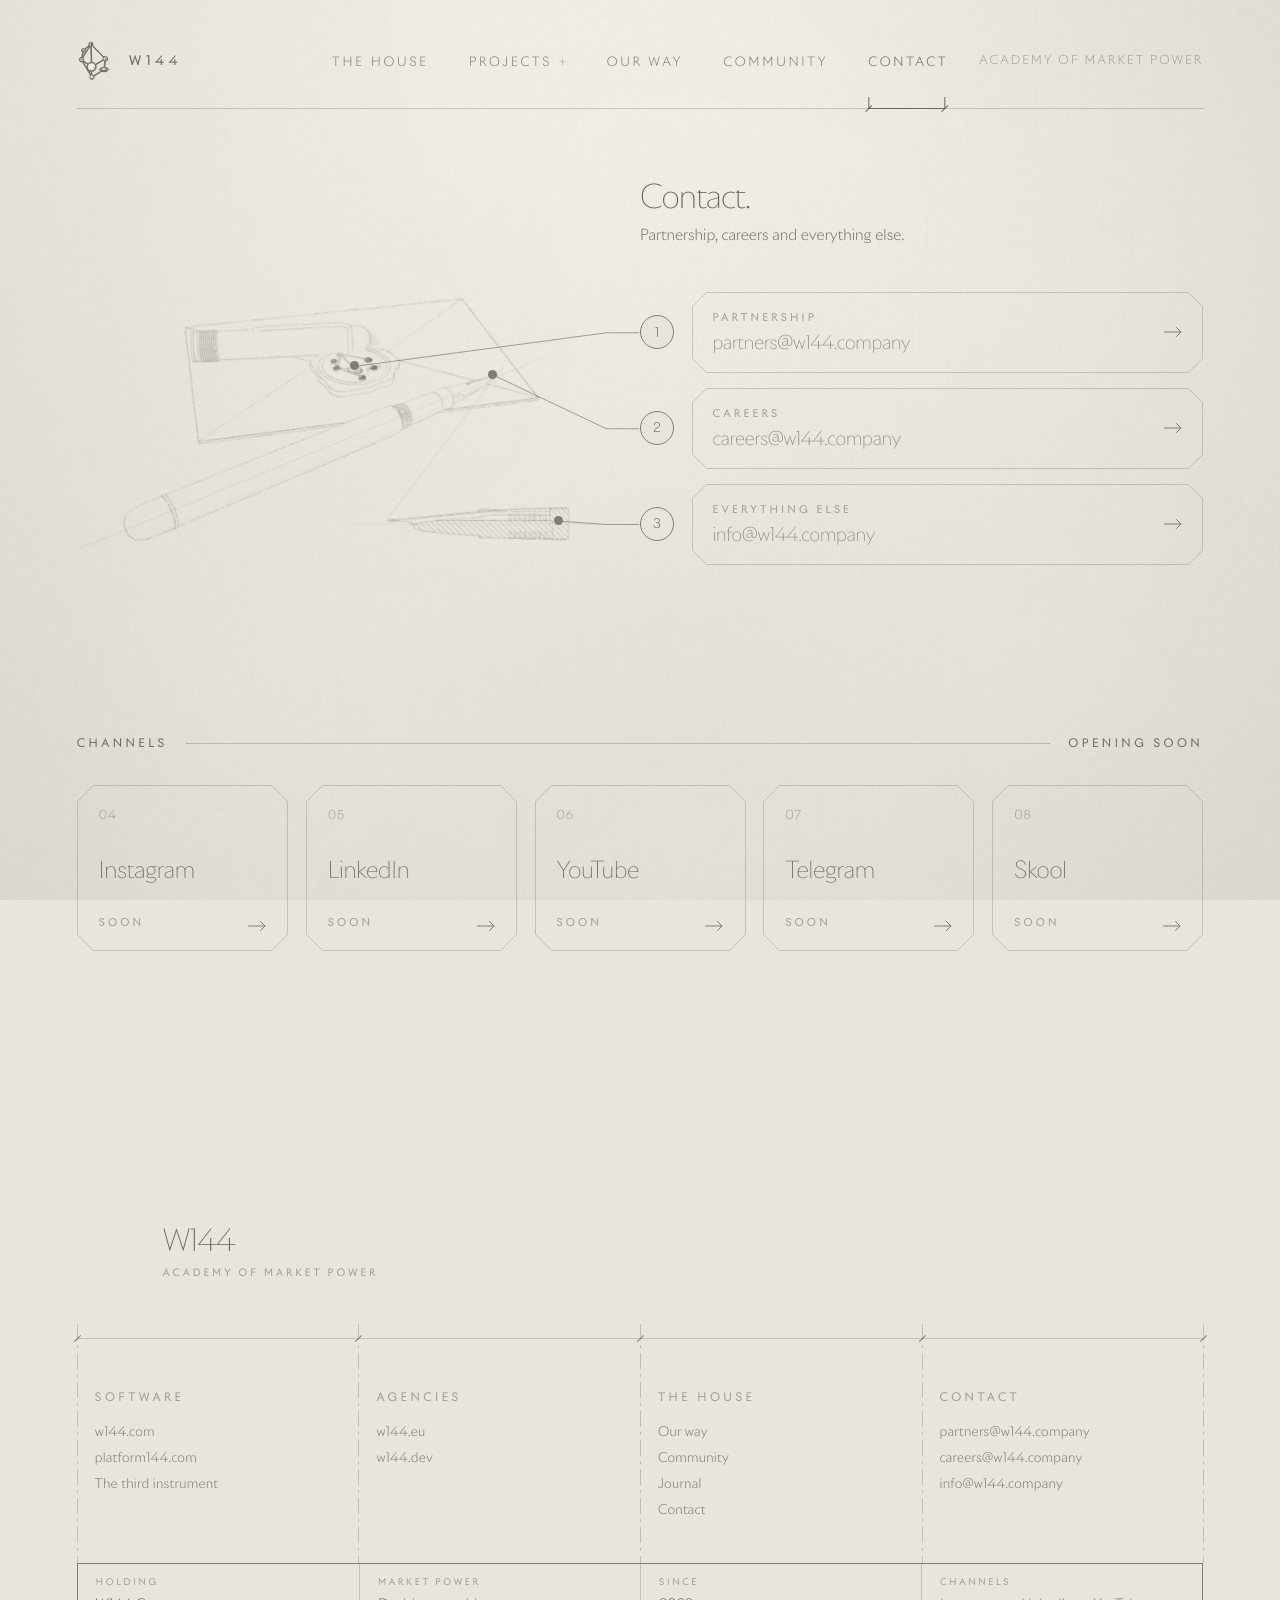
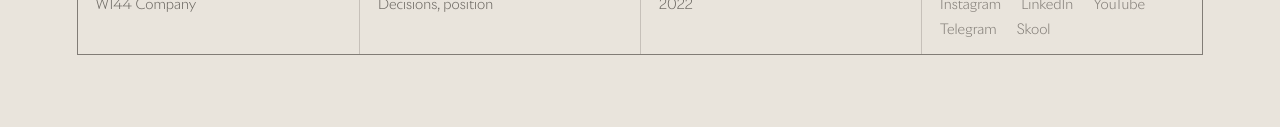
<file: contact.html>
<!doctype html>
<html lang="en">
<head>
<meta charset="utf-8">
<meta name="viewport" content="width=device-width, initial-scale=1">
<title>W144 · Contact</title>
<meta name="description" content="Contact W144: partnership, careers and everything else.">
<link rel="icon" href="favicon.ico" sizes="32x32">
<link rel="icon" href="assets/logo/favicon.svg" type="image/svg+xml">
<link rel="apple-touch-icon" href="assets/logo/apple-touch-icon.png">
<link rel="stylesheet" href="assets/css/tokens.css">
<link rel="stylesheet" href="assets/css/materials.css">
<link rel="stylesheet" href="assets/css/components.css">
<link rel="stylesheet" href="assets/css/landing.css">
<link rel="stylesheet" href="assets/css/pages.css">
<link rel="canonical" href="https://w144.company/contact.html">
<meta property="og:type" content="website">
<meta property="og:site_name" content="W144">
<meta property="og:locale" content="en_US">
<meta property="og:title" content="W144 · Contact">
<meta property="og:description" content="Contact W144: partnership, careers and everything else.">
<meta property="og:url" content="https://w144.company/contact.html">
<meta property="og:image" content="https://w144.company/assets/og/w144.jpg">
<meta property="og:image:width" content="2400">
<meta property="og:image:height" content="1260">
<meta property="og:image:alt" content="The Academy of W144 drawn in pencil above the W144 lettering">
<meta name="twitter:card" content="summary_large_image">
<meta name="twitter:title" content="W144 · Contact">
<meta name="twitter:description" content="Contact W144: partnership, careers and everything else.">
<meta name="twitter:image" content="https://w144.company/assets/og/w144.jpg">
<script type="application/ld+json">{"@context":"https://schema.org","@graph":[{"@type":"Organization","@id":"https://w144.company/#organization","name":"W144","alternateName":["W144 Company","Academy of market power"],"url":"https://w144.company/","logo":{"@type":"ImageObject","url":"https://w144.company/assets/logo/apple-touch-icon.png","width":180,"height":180},"description":"W144: a house of two agencies and three instruments. We study why one business holds and another breaks, and build the instruments that help yours hold.","foundingDate":"2022","numberOfEmployees":{"@type":"QuantitativeValue","minValue":30},"founder":{"@type":"Person","name":"Alexander Zolotarynets","jobTitle":"Founder"},"employee":[{"@type":"Person","name":"Serhii Zolotarynets","jobTitle":"CEO"},{"@type":"Person","name":"Mikhail Zolotarynets","jobTitle":"Head of Engineering"}],"contactPoint":[{"@type":"ContactPoint","contactType":"Partnership","email":"partners@w144.company"},{"@type":"ContactPoint","contactType":"Careers","email":"careers@w144.company"},{"@type":"ContactPoint","contactType":"Everything else","email":"info@w144.company"}],"subOrganization":[{"@type":"Organization","name":"w144.eu","url":"https://w144.eu","description":"A company's position in the market, read on the market power map."},{"@type":"Organization","name":"w144.dev","url":"https://w144.dev","description":"Intervening in a product's economics to raise what it earns."}]},{"@type":"WebSite","@id":"https://w144.company/#website","url":"https://w144.company/","name":"W144","inLanguage":"en","publisher":{"@id":"https://w144.company/#organization"}},{"@type":"ContactPage","@id":"https://w144.company/contact.html#webpage","url":"https://w144.company/contact.html","name":"W144 · Contact","description":"Contact W144: partnership, careers and everything else.","inLanguage":"en","isPartOf":{"@id":"https://w144.company/#website"},"about":{"@id":"https://w144.company/#organization"},"primaryImageOfPage":{"@type":"ImageObject","url":"https://w144.company/assets/og/w144.jpg","width":2400,"height":1260}}]}</script>
</head>
<body>

<div class="gridlines" aria-hidden="true"><div><i></i><i></i><i></i><i></i><i></i><i></i><i></i><i></i></div></div>

<div class="page">
<main class="wrap" id="top">

  <!-- chrome:nav -->
  <header class="l-top">
    <div class="c-navbar" data-nav>
    <nav class="c-nav ink">
      <div class="brand"><a class="mark mark-ink" href="index.html" data-svg="assets/logo/seven-lights-web.svg" aria-label="W144"></a><span class="word">W144</span></div>
      <ul><li><a class="item" href="index.html"><span class="t">The house</span></a></li><li><a class="item" href="index.html#software" data-sheet="projects" aria-expanded="false" aria-controls="sheet-projects"><span class="t">Projects</span><span class="pl" aria-hidden="true">+</span></a></li><li><a class="item" href="our-way.html"><span class="t">Our way</span></a></li><li><a class="item" href="community.html"><span class="t">Community</span></a></li><li><a class="item" href="contact.html" aria-current="page"><span class="t">Contact</span></a></li></ul>
      <span class="right">Academy of market power</span>
      <button class="menu" type="button" aria-expanded="false" aria-controls="navmob"><span class="t o">Menu</span><span class="t c">Close</span><span class="pl" aria-hidden="true">+</span></button>
    </nav>
    <div class="c-navrule"><hr class="c-rule"><span class="mk" aria-hidden="true"><i class="ext l"></i><i class="ext r"></i><i class="lead"></i></span></div>
    <div class="c-navmob" id="navmob" aria-hidden="true">
      <ul>
        <li style="--k:0"><a class="mi" href="index.html"><span class="t">The house<i class="mk" aria-hidden="true"></i></span></a></li>
        <li style="--k:1"><button class="mi" type="button" aria-expanded="false" aria-controls="navmob-projects"><span class="t">Projects</span><span class="pl" aria-hidden="true">+</span></button>
          <div class="sub" id="navmob-projects"><div>
            <p class="grp lbl">Software</p>
            <a class="pr" href="https://w144.com" target="_blank" rel="noopener"><span class="nm">w144.com</span><span class="ti">Six hubs, one reading</span><span class="st">Open</span><svg class="arr" viewBox="0 0 18 10" aria-hidden="true"><path class="s" d="M0.5 5H17"/><path class="h" d="M12.5 0.5L17 5l-4.5 4.5"/></svg></a>
            <a class="pr" href="https://platform144.com" target="_blank" rel="noopener"><span class="nm">platform144.com</span><span class="ti">Accounting, Ukraine only</span><span class="st">Open</span><svg class="arr" viewBox="0 0 18 10" aria-hidden="true"><path class="s" d="M0.5 5H17"/><path class="h" d="M12.5 0.5L17 5l-4.5 4.5"/></svg></a>
            <div class="pr"><span class="nm">The third instrument</span><span class="ti">Unnamed</span><span class="st">In development</span><span></span></div>
            <p class="grp lbl">Agencies</p>
            <a class="pr" href="https://w144.eu" target="_blank" rel="noopener"><span class="nm">w144.eu</span><span class="ti">Market systems</span><span class="st">Visit</span><svg class="arr" viewBox="0 0 18 10" aria-hidden="true"><path class="s" d="M0.5 5H17"/><path class="h" d="M12.5 0.5L17 5l-4.5 4.5"/></svg></a>
            <a class="pr" href="https://w144.dev" target="_blank" rel="noopener"><span class="nm">w144.dev</span><span class="ti">Product architecture</span><span class="st">Visit</span><svg class="arr" viewBox="0 0 18 10" aria-hidden="true"><path class="s" d="M0.5 5H17"/><path class="h" d="M12.5 0.5L17 5l-4.5 4.5"/></svg></a>
          </div></div></li>
        <li style="--k:2"><a class="mi" href="our-way.html"><span class="t">Our way<i class="mk" aria-hidden="true"></i></span></a></li>
        <li style="--k:3"><a class="mi" href="community.html"><span class="t">Community<i class="mk" aria-hidden="true"></i></span></a></li>
        <li style="--k:4"><a class="mi" href="contact.html" aria-current="page"><span class="t">Contact<i class="mk" aria-hidden="true"></i></span></a></li>
      </ul>
      <figure class="fig" aria-hidden="true" style="--k:5"><img data-src="assets/drawings/bl-institute-b-ink.webp" alt=""></figure>
      <div class="tb ink" style="--k:6">
        <div class="cell"><span class="fl">Holding</span><span class="v">W144 Company</span></div>
        <div class="cell"><span class="fl">Since</span><span class="v">2022</span></div>
        <div class="cell am"><span class="fl">Academy of market power</span></div>
      </div>
    </div>
    <div class="c-navsheet" id="sheet-projects" data-sheet="projects" aria-hidden="true">
      <div class="hd"><p class="lbl">Projects</p><p class="note">Three instruments and two agencies of the house.</p>
        <div class="pv" data-shape="chamfer" data-c="14" data-band="6" aria-hidden="true"><div class="scr"><img data-src="assets/previews/w144-com-1200.webp" alt="" data-i="0" class="on"><img data-src="assets/previews/platform144-1200.webp" alt="" data-i="1"><img data-src="assets/previews/third-1200.webp" alt="" data-i="2"><img data-src="assets/previews/w144-eu-1200.webp" alt="" data-i="3"><img data-src="assets/previews/w144-dev-1200.webp" alt="" data-i="4"></div></div>
        <div class="pvc"><p data-i="0" class="on"><span class="ds">Software for the decisions inside a business.</span></p><p data-i="1"><span class="ds">Private commercial accounting. For Ukraine only.</span></p><p data-i="2"><span class="ds">A business online in five minutes.</span></p><p data-i="3"><span class="ds">A company's position in the market, read on the market power map.</span></p><p data-i="4"><span class="ds">Intervening in a product's economics to raise what it earns.</span></p></div>
      </div>
      <div class="rows">
        <p class="grp lbl" style="--k:0">Software</p>
        <a class="row on" href="https://w144.com" target="_blank" rel="noopener" data-i="0" style="--k:0"><span class="n">01</span><span class="nm">w144.com</span><span class="ti">Six hubs, one reading</span><span class="st">Open</span><svg class="arr" viewBox="0 0 18 10" aria-hidden="true"><path class="s" d="M0.5 5H17"/><path class="h" d="M12.5 0.5L17 5l-4.5 4.5"/></svg></a>
        <a class="row" href="https://platform144.com" target="_blank" rel="noopener" data-i="1" style="--k:1"><span class="n">02</span><span class="nm">platform144.com</span><span class="ti">Accounting, Ukraine only</span><span class="st">Open</span><svg class="arr" viewBox="0 0 18 10" aria-hidden="true"><path class="s" d="M0.5 5H17"/><path class="h" d="M12.5 0.5L17 5l-4.5 4.5"/></svg></a>
        <div class="row" data-i="2" style="--k:2"><span class="n">03</span><span class="nm">The third instrument</span><span class="ti">Unnamed</span><span class="st">In development</span><span></span></div>
        <p class="grp lbl" style="--k:3">Agencies</p>
        <a class="row" href="https://w144.eu" target="_blank" rel="noopener" data-i="3" style="--k:3"><span class="n">04</span><span class="nm">w144.eu</span><span class="ti">Market systems</span><span class="st">Visit</span><svg class="arr" viewBox="0 0 18 10" aria-hidden="true"><path class="s" d="M0.5 5H17"/><path class="h" d="M12.5 0.5L17 5l-4.5 4.5"/></svg></a>
        <a class="row" href="https://w144.dev" target="_blank" rel="noopener" data-i="4" style="--k:4"><span class="n">05</span><span class="nm">w144.dev</span><span class="ti">Product architecture</span><span class="st">Visit</span><svg class="arr" viewBox="0 0 18 10" aria-hidden="true"><path class="s" d="M0.5 5H17"/><path class="h" d="M12.5 0.5L17 5l-4.5 4.5"/></svg></a>
      </div>
    </div>
    </div>
  </header>
  <!-- /chrome:nav -->

  <!-- chrome:contact -->
  <section class="l-asm" id="contact">
    <div class="c-asm">
      <div class="ttl ink"><h1>Contact.</h1><p>Partnership, careers and everything else.</p></div>
      <div class="fig">
        <img srcset="assets/drawings/bl-letter-1200.webp 1200w, assets/drawings/bl-letter.webp 1800w" sizes="(max-width: 900px) 100vw, 60vw" fetchpriority="high" src="assets/drawings/bl-letter.webp" alt="A fountain pen and a sealed letter, the front of the pen in half-section" data-phys="print" data-wear="0.06" data-fit="contain" style="aspect-ratio: 1800 / 927">
          <i class="pt" data-n="1" style="left:52.2%;top:28.6%" title="the seal"><b>1</b></i>
          <i class="pt" data-n="2" style="left:78.0%;top:31.6%" title="the nib"><b>2</b></i>
          <i class="pt" data-n="3" style="left:90.5%;top:85.0%" title="the half-section"><b>3</b></i>
      </div>
      <div class="side">
        <a class="call" data-n="1" href="mailto:partners@w144.company"><span class="bal"><i class="pass"></i>1</span><span class="plate" data-shape="chamfer" data-c="14" data-band="9"><span class="k">Partnership</span><span class="m">partners@w144.company</span><svg class="arr" viewBox="0 0 18 10" aria-hidden="true"><path class="s" d="M0.5 5H17"/><path class="h" d="M12.5 0.5L17 5l-4.5 4.5"/></svg></span></a>
        <a class="call" data-n="2" href="mailto:careers@w144.company"><span class="bal"><i class="pass"></i>2</span><span class="plate" data-shape="chamfer" data-c="14" data-band="9"><span class="k">Careers</span><span class="m">careers@w144.company</span><svg class="arr" viewBox="0 0 18 10" aria-hidden="true"><path class="s" d="M0.5 5H17"/><path class="h" d="M12.5 0.5L17 5l-4.5 4.5"/></svg></span></a>
        <a class="call" data-n="3" href="mailto:info@w144.company"><span class="bal"><i class="pass"></i>3</span><span class="plate" data-shape="chamfer" data-c="14" data-band="9"><span class="k">Everything else</span><span class="m">info@w144.company</span><svg class="arr" viewBox="0 0 18 10" aria-hidden="true"><path class="s" d="M0.5 5H17"/><path class="h" d="M12.5 0.5L17 5l-4.5 4.5"/></svg></span></a>
      </div>
      <svg class="leaders" aria-hidden="true"></svg>
    </div>
  </section>
  <!-- /chrome:contact -->

  <!-- chrome:channels -->
  <section class="l-plist">
    <div class="c-chan">
      <div class="hd ink"><span class="lbl">Channels</span><hr class="c-rule"><span class="lbl">Opening soon</span></div>
      <div class="tiles">
        <a class="c-shape c-tile" data-shape="chamfer" data-c="16" href="#"><span class="no">04</span><span class="nm">Instagram</span><span class="st">Soon</span><svg class="arr" viewBox="0 0 18 10" aria-hidden="true"><path class="s" d="M0.5 5H17"/><path class="h" d="M12.5 0.5L17 5l-4.5 4.5"/></svg></a>
        <a class="c-shape c-tile" data-shape="chamfer" data-c="16" href="#"><span class="no">05</span><span class="nm">LinkedIn</span><span class="st">Soon</span><svg class="arr" viewBox="0 0 18 10" aria-hidden="true"><path class="s" d="M0.5 5H17"/><path class="h" d="M12.5 0.5L17 5l-4.5 4.5"/></svg></a>
        <a class="c-shape c-tile" data-shape="chamfer" data-c="16" href="#"><span class="no">06</span><span class="nm">YouTube</span><span class="st">Soon</span><svg class="arr" viewBox="0 0 18 10" aria-hidden="true"><path class="s" d="M0.5 5H17"/><path class="h" d="M12.5 0.5L17 5l-4.5 4.5"/></svg></a>
        <a class="c-shape c-tile" data-shape="chamfer" data-c="16" href="#"><span class="no">07</span><span class="nm">Telegram</span><span class="st">Soon</span><svg class="arr" viewBox="0 0 18 10" aria-hidden="true"><path class="s" d="M0.5 5H17"/><path class="h" d="M12.5 0.5L17 5l-4.5 4.5"/></svg></a>
        <a class="c-shape c-tile" data-shape="chamfer" data-c="16" href="#"><span class="no">08</span><span class="nm">Skool</span><span class="st">Soon</span><svg class="arr" viewBox="0 0 18 10" aria-hidden="true"><path class="s" d="M0.5 5H17"/><path class="h" d="M12.5 0.5L17 5l-4.5 4.5"/></svg></a>
      </div>
    </div>
  </section>
  <!-- /chrome:channels -->

  <!-- chrome:foot -->
  <section class="l-sec l-foot" id="site-foot">
    <footer class="c-foot c-foot--arch">
      <div class="axes" aria-hidden="true"><i class="ax" style="--k:0"></i><i class="ax s" style="--k:1"></i><i class="ax s" style="--k:2"></i><i class="ax" style="--k:3"></i><i class="ax" style="--k:4"></i><i class="ax" style="--k:5"></i><i class="ax" style="--k:6"></i><i class="ax s" style="--k:7"></i><i class="ax" style="--k:8"></i><i class="chain"></i></div>
      <div class="brand ink"><div class="mk"><img loading="lazy" decoding="async" src="assets/drawings/bl-mark-s.webp" alt="" data-phys="print" data-wear="0.1" data-fit="contain" style="aspect-ratio: 240 / 293"></div><div><span class="w">W144</span><span class="mt">Academy of market power</span></div></div>
      <div class="col c1 ink"><p class="lbl">Software</p><a href="https://w144.com" target="_blank" rel="noopener">w144.com</a><a href="https://platform144.com" target="_blank" rel="noopener">platform144.com</a><a href="index.html#software">The third instrument</a></div>
      <div class="col c2 ink"><p class="lbl">Agencies</p><a href="https://w144.eu" target="_blank" rel="noopener">w144.eu</a><a href="https://w144.dev" target="_blank" rel="noopener">w144.dev</a></div>
      <div class="col c3 ink"><p class="lbl">The house</p><a href="our-way.html">Our way</a><a href="community.html">Community</a><a href="journal.html">Journal</a><a href="contact.html">Contact</a></div>
      <div class="col c4 ink"><p class="lbl">Contact</p><a href="mailto:partners@w144.company"><span class="m">partners@w144.company</span><span class="p">Partnership</span></a><a href="mailto:careers@w144.company"><span class="m">careers@w144.company</span><span class="p">Careers</span></a><a href="mailto:info@w144.company"><span class="m">info@w144.company</span><span class="p">Everything else</span></a></div>
      <div class="col c5 ink"><p class="lbl">Channels</p><a href="#">Instagram</a><a href="#">LinkedIn</a><a href="#">YouTube</a><a href="#">Telegram</a><a href="#">Skool</a></div>
      <div class="tblock ink">
        <div class="cell f1"><span class="fl">Holding</span><span class="v">W144 Company</span></div>
        <div class="cell f2"><span class="fl">Market power</span><span class="v">Decisions, position</span></div>
        <div class="cell f3"><span class="fl">Since</span><span class="v">2022</span></div>
        <div class="cell f4"><span class="fl">Channels</span><span class="v ch"><a href="#">Instagram</a><a href="#">LinkedIn</a><a href="#">YouTube</a><a href="#">Telegram</a><a href="#">Skool</a></span></div>
      </div>
    </footer>
  </section>
  <!-- /chrome:foot -->

</main>
</div>
<script src="assets/js/shapes.js" defer></script>
<script src="assets/js/nav.js" defer></script>
<script src="assets/js/contact.js" defer></script>
<script type="module" src="assets/js/materials.js"></script>
</body>
</html>
</file>
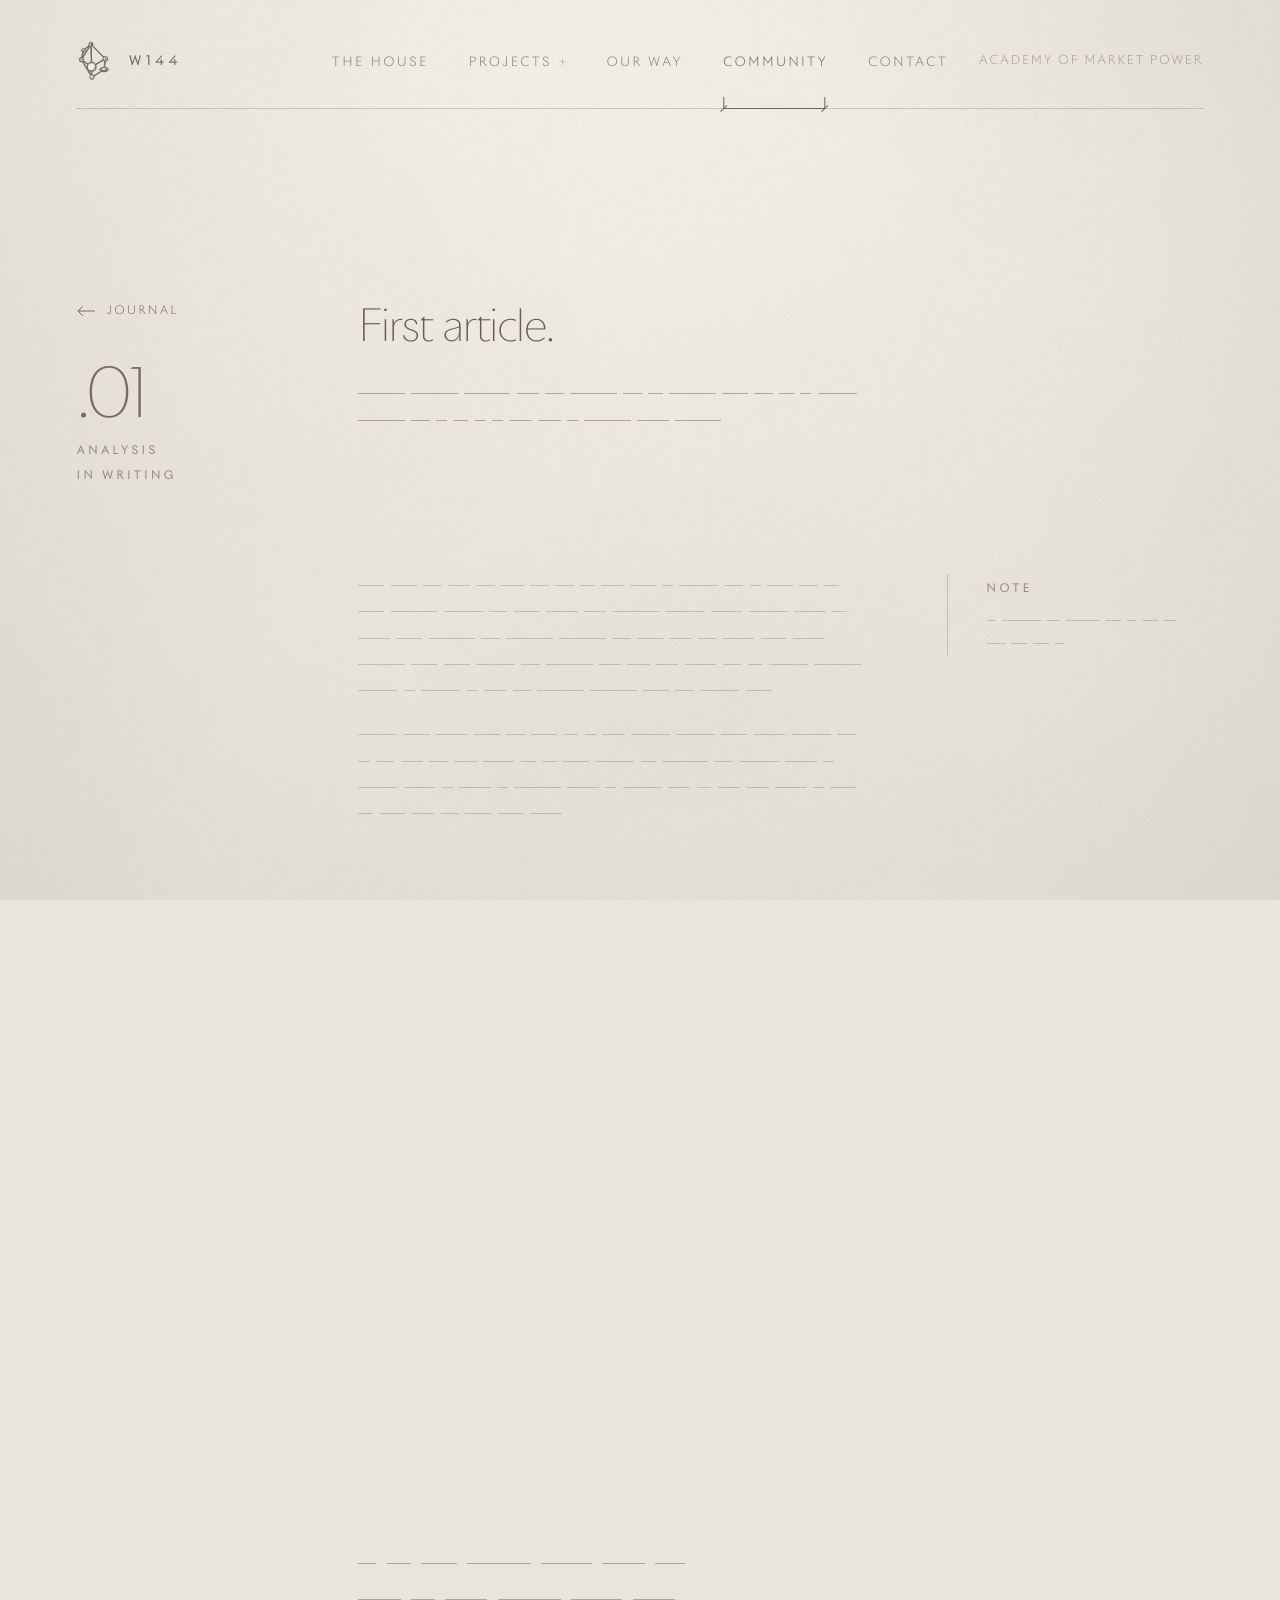
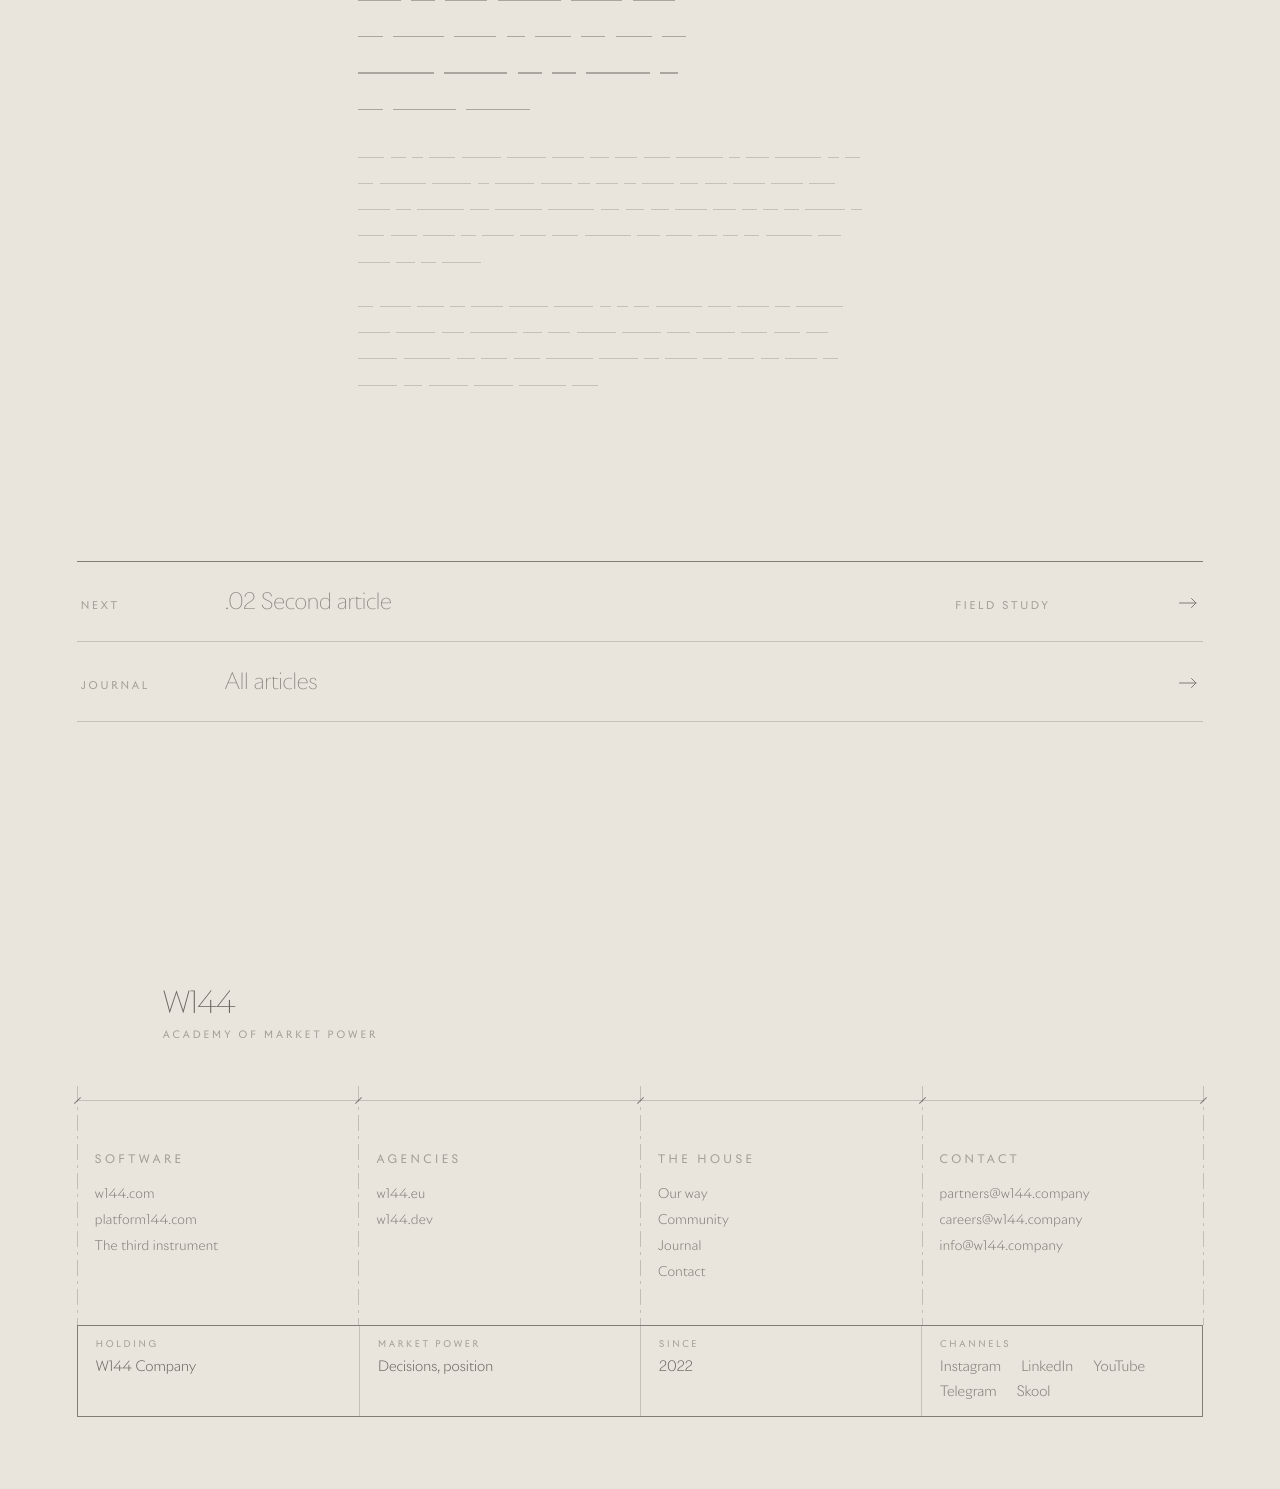
<file: journal-01.html>
<!doctype html>
<html lang="en">
<head>
<meta charset="utf-8">
<meta name="viewport" content="width=device-width, initial-scale=1">
<title>W144 · First article</title>
<meta name="description" content="First article: On market power, money and business.">
<link rel="icon" href="favicon.ico" sizes="32x32">
<link rel="icon" href="assets/logo/favicon.svg" type="image/svg+xml">
<link rel="apple-touch-icon" href="assets/logo/apple-touch-icon.png">
<link rel="stylesheet" href="assets/css/tokens.css">
<link rel="stylesheet" href="assets/css/materials.css">
<link rel="stylesheet" href="assets/css/components.css">
<link rel="stylesheet" href="assets/css/landing.css">
<link rel="stylesheet" href="assets/css/pages.css">
<meta name="robots" content="noindex, follow">
<link rel="canonical" href="https://w144.company/journal-01.html">
<meta property="og:type" content="website">
<meta property="og:site_name" content="W144">
<meta property="og:locale" content="en_US">
<meta property="og:title" content="W144 · First article">
<meta property="og:description" content="First article: On market power, money and business.">
<meta property="og:url" content="https://w144.company/journal-01.html">
<meta property="og:image" content="https://w144.company/assets/og/w144.jpg">
<meta property="og:image:width" content="2400">
<meta property="og:image:height" content="1260">
<meta property="og:image:alt" content="The Academy of W144 drawn in pencil above the W144 lettering">
<meta name="twitter:card" content="summary_large_image">
<meta name="twitter:title" content="W144 · First article">
<meta name="twitter:description" content="First article: On market power, money and business.">
<meta name="twitter:image" content="https://w144.company/assets/og/w144.jpg">
</head>
<body>

<div class="gridlines" aria-hidden="true"><div><i></i><i></i><i></i><i></i><i></i><i></i><i></i><i></i></div></div>

<div class="page">
<main class="wrap" id="top">

  <!-- chrome:nav -->
  <header class="l-top">
    <div class="c-navbar" data-nav>
    <nav class="c-nav ink">
      <div class="brand"><a class="mark mark-ink" href="index.html" data-svg="assets/logo/seven-lights-web.svg" aria-label="W144"></a><span class="word">W144</span></div>
      <ul><li><a class="item" href="index.html"><span class="t">The house</span></a></li><li><a class="item" href="index.html#software" data-sheet="projects" aria-expanded="false" aria-controls="sheet-projects"><span class="t">Projects</span><span class="pl" aria-hidden="true">+</span></a></li><li><a class="item" href="our-way.html"><span class="t">Our way</span></a></li><li><a class="item" href="community.html" aria-current="page"><span class="t">Community</span></a></li><li><a class="item" href="contact.html"><span class="t">Contact</span></a></li></ul>
      <span class="right">Academy of market power</span>
      <button class="menu" type="button" aria-expanded="false" aria-controls="navmob"><span class="t o">Menu</span><span class="t c">Close</span><span class="pl" aria-hidden="true">+</span></button>
    </nav>
    <div class="c-navrule"><hr class="c-rule"><span class="mk" aria-hidden="true"><i class="ext l"></i><i class="ext r"></i><i class="lead"></i></span></div>
    <div class="c-navmob" id="navmob" aria-hidden="true">
      <ul>
        <li style="--k:0"><a class="mi" href="index.html"><span class="t">The house<i class="mk" aria-hidden="true"></i></span></a></li>
        <li style="--k:1"><button class="mi" type="button" aria-expanded="false" aria-controls="navmob-projects"><span class="t">Projects</span><span class="pl" aria-hidden="true">+</span></button>
          <div class="sub" id="navmob-projects"><div>
            <p class="grp lbl">Software</p>
            <a class="pr" href="https://w144.com" target="_blank" rel="noopener"><span class="nm">w144.com</span><span class="ti">Six hubs, one reading</span><span class="st">Open</span><svg class="arr" viewBox="0 0 18 10" aria-hidden="true"><path class="s" d="M0.5 5H17"/><path class="h" d="M12.5 0.5L17 5l-4.5 4.5"/></svg></a>
            <a class="pr" href="https://platform144.com" target="_blank" rel="noopener"><span class="nm">platform144.com</span><span class="ti">Accounting, Ukraine only</span><span class="st">Open</span><svg class="arr" viewBox="0 0 18 10" aria-hidden="true"><path class="s" d="M0.5 5H17"/><path class="h" d="M12.5 0.5L17 5l-4.5 4.5"/></svg></a>
            <div class="pr"><span class="nm">The third instrument</span><span class="ti">Unnamed</span><span class="st">In development</span><span></span></div>
            <p class="grp lbl">Agencies</p>
            <a class="pr" href="https://w144.eu" target="_blank" rel="noopener"><span class="nm">w144.eu</span><span class="ti">Market systems</span><span class="st">Visit</span><svg class="arr" viewBox="0 0 18 10" aria-hidden="true"><path class="s" d="M0.5 5H17"/><path class="h" d="M12.5 0.5L17 5l-4.5 4.5"/></svg></a>
            <a class="pr" href="https://w144.dev" target="_blank" rel="noopener"><span class="nm">w144.dev</span><span class="ti">Product architecture</span><span class="st">Visit</span><svg class="arr" viewBox="0 0 18 10" aria-hidden="true"><path class="s" d="M0.5 5H17"/><path class="h" d="M12.5 0.5L17 5l-4.5 4.5"/></svg></a>
          </div></div></li>
        <li style="--k:2"><a class="mi" href="our-way.html"><span class="t">Our way<i class="mk" aria-hidden="true"></i></span></a></li>
        <li style="--k:3"><a class="mi" href="community.html" aria-current="page"><span class="t">Community<i class="mk" aria-hidden="true"></i></span></a></li>
        <li style="--k:4"><a class="mi" href="contact.html"><span class="t">Contact<i class="mk" aria-hidden="true"></i></span></a></li>
      </ul>
      <figure class="fig" aria-hidden="true" style="--k:5"><img data-src="assets/drawings/bl-institute-b-ink.webp" alt=""></figure>
      <div class="tb ink" style="--k:6">
        <div class="cell"><span class="fl">Holding</span><span class="v">W144 Company</span></div>
        <div class="cell"><span class="fl">Since</span><span class="v">2022</span></div>
        <div class="cell am"><span class="fl">Academy of market power</span></div>
      </div>
    </div>
    <div class="c-navsheet" id="sheet-projects" data-sheet="projects" aria-hidden="true">
      <div class="hd"><p class="lbl">Projects</p><p class="note">Three instruments and two agencies of the house.</p>
        <div class="pv" data-shape="chamfer" data-c="14" data-band="6" aria-hidden="true"><div class="scr"><img data-src="assets/previews/w144-com-1200.webp" alt="" data-i="0" class="on"><img data-src="assets/previews/platform144-1200.webp" alt="" data-i="1"><img data-src="assets/previews/third-1200.webp" alt="" data-i="2"><img data-src="assets/previews/w144-eu-1200.webp" alt="" data-i="3"><img data-src="assets/previews/w144-dev-1200.webp" alt="" data-i="4"></div></div>
        <div class="pvc"><p data-i="0" class="on"><span class="ds">Software for the decisions inside a business.</span></p><p data-i="1"><span class="ds">Private commercial accounting. For Ukraine only.</span></p><p data-i="2"><span class="ds">A business online in five minutes.</span></p><p data-i="3"><span class="ds">A company's position in the market, read on the market power map.</span></p><p data-i="4"><span class="ds">Intervening in a product's economics to raise what it earns.</span></p></div>
      </div>
      <div class="rows">
        <p class="grp lbl" style="--k:0">Software</p>
        <a class="row on" href="https://w144.com" target="_blank" rel="noopener" data-i="0" style="--k:0"><span class="n">01</span><span class="nm">w144.com</span><span class="ti">Six hubs, one reading</span><span class="st">Open</span><svg class="arr" viewBox="0 0 18 10" aria-hidden="true"><path class="s" d="M0.5 5H17"/><path class="h" d="M12.5 0.5L17 5l-4.5 4.5"/></svg></a>
        <a class="row" href="https://platform144.com" target="_blank" rel="noopener" data-i="1" style="--k:1"><span class="n">02</span><span class="nm">platform144.com</span><span class="ti">Accounting, Ukraine only</span><span class="st">Open</span><svg class="arr" viewBox="0 0 18 10" aria-hidden="true"><path class="s" d="M0.5 5H17"/><path class="h" d="M12.5 0.5L17 5l-4.5 4.5"/></svg></a>
        <div class="row" data-i="2" style="--k:2"><span class="n">03</span><span class="nm">The third instrument</span><span class="ti">Unnamed</span><span class="st">In development</span><span></span></div>
        <p class="grp lbl" style="--k:3">Agencies</p>
        <a class="row" href="https://w144.eu" target="_blank" rel="noopener" data-i="3" style="--k:3"><span class="n">04</span><span class="nm">w144.eu</span><span class="ti">Market systems</span><span class="st">Visit</span><svg class="arr" viewBox="0 0 18 10" aria-hidden="true"><path class="s" d="M0.5 5H17"/><path class="h" d="M12.5 0.5L17 5l-4.5 4.5"/></svg></a>
        <a class="row" href="https://w144.dev" target="_blank" rel="noopener" data-i="4" style="--k:4"><span class="n">05</span><span class="nm">w144.dev</span><span class="ti">Product architecture</span><span class="st">Visit</span><svg class="arr" viewBox="0 0 18 10" aria-hidden="true"><path class="s" d="M0.5 5H17"/><path class="h" d="M12.5 0.5L17 5l-4.5 4.5"/></svg></a>
      </div>
    </div>
    </div>
  </header>
  <!-- /chrome:nav -->

  <!-- an article of the journal (tools/journal.py): the number and the rubric in the margin, the text on the columns -->
  <section class="s-open s-art">
    <div class="c-art ink">
      <aside class="m"><a class="bk" href="journal.html"><svg class="arr back" viewBox="0 0 18 10" aria-hidden="true"><path class="s" d="M17.5 5H1"/><path class="h" d="M5.5 0.5L1 5l4.5 4.5"/></svg><span>Journal</span></a><p class="no">.01</p><p class="lbl">Analysis</p><p class="lbl st">In writing</p></aside>
      <div class="tx"><h1>First article.</h1><p class="greek lead" aria-hidden="true"><i style="--w:5.0"></i><i style="--w:5.0"></i><i style="--w:5.0"></i><i style="--w:2.4"></i><i style="--w:2.0"></i><i style="--w:5.0"></i><i style="--w:2.0"></i><i style="--w:1.6"></i><i style="--w:5.0"></i><i style="--w:2.8"></i><i style="--w:2.0"></i><i style="--w:1.6"></i><i style="--w:1.2"></i><i style="--w:4.2"></i><i style="--w:5.0"></i><i style="--w:2.0"></i><i style="--w:1.2"></i><i style="--w:1.6"></i><i style="--w:1.2"></i><i style="--w:1.2"></i><i style="--w:2.4"></i><i style="--w:2.4"></i><i style="--w:1.2"></i><i style="--w:5.0"></i><i style="--w:3.4"></i><i style="--w:5.0"></i></p></div>
    </div>
  </section>

  <section class="l-sec s-artbody">
    <div class="c-artbody ink">
      <div class="tx"><p class="greek" aria-hidden="true"><i style="--w:2.8"></i><i style="--w:2.8"></i><i style="--w:2.0"></i><i style="--w:2.4"></i><i style="--w:2.0"></i><i style="--w:2.4"></i><i style="--w:2.0"></i><i style="--w:2.0"></i><i style="--w:1.6"></i><i style="--w:2.4"></i><i style="--w:2.8"></i><i style="--w:1.2"></i><i style="--w:4.2"></i><i style="--w:2.0"></i><i style="--w:1.2"></i><i style="--w:2.8"></i><i style="--w:2.0"></i><i style="--w:1.6"></i><i style="--w:2.8"></i><i style="--w:5.0"></i><i style="--w:4.2"></i><i style="--w:2.0"></i><i style="--w:2.8"></i><i style="--w:3.4"></i><i style="--w:2.4"></i><i style="--w:5.0"></i><i style="--w:4.2"></i><i style="--w:3.4"></i><i style="--w:4.2"></i><i style="--w:3.4"></i><i style="--w:1.6"></i><i style="--w:3.4"></i><i style="--w:2.8"></i><i style="--w:5.0"></i><i style="--w:2.0"></i><i style="--w:5.0"></i><i style="--w:5.0"></i><i style="--w:2.0"></i><i style="--w:2.8"></i><i style="--w:2.4"></i><i style="--w:2.0"></i><i style="--w:3.4"></i><i style="--w:2.8"></i><i style="--w:3.4"></i><i style="--w:5.0"></i><i style="--w:2.8"></i><i style="--w:2.8"></i><i style="--w:4.2"></i><i style="--w:2.0"></i><i style="--w:5.0"></i><i style="--w:2.4"></i><i style="--w:2.4"></i><i style="--w:2.4"></i><i style="--w:3.4"></i><i style="--w:2.0"></i><i style="--w:1.6"></i><i style="--w:4.2"></i><i style="--w:5.0"></i><i style="--w:4.2"></i><i style="--w:1.2"></i><i style="--w:4.2"></i><i style="--w:1.2"></i><i style="--w:2.4"></i><i style="--w:2.0"></i><i style="--w:5.0"></i><i style="--w:5.0"></i><i style="--w:2.8"></i><i style="--w:2.0"></i><i style="--w:4.2"></i><i style="--w:2.8"></i></p><p class="greek" aria-hidden="true"><i style="--w:4.2"></i><i style="--w:2.8"></i><i style="--w:3.4"></i><i style="--w:2.8"></i><i style="--w:2.0"></i><i style="--w:2.8"></i><i style="--w:1.6"></i><i style="--w:1.2"></i><i style="--w:2.4"></i><i style="--w:4.2"></i><i style="--w:4.2"></i><i style="--w:2.8"></i><i style="--w:3.4"></i><i style="--w:4.2"></i><i style="--w:2.0"></i><i style="--w:1.2"></i><i style="--w:2.0"></i><i style="--w:2.4"></i><i style="--w:2.0"></i><i style="--w:2.4"></i><i style="--w:3.4"></i><i style="--w:1.6"></i><i style="--w:1.6"></i><i style="--w:2.8"></i><i style="--w:4.2"></i><i style="--w:1.6"></i><i style="--w:5.0"></i><i style="--w:2.0"></i><i style="--w:4.2"></i><i style="--w:3.4"></i><i style="--w:1.2"></i><i style="--w:4.2"></i><i style="--w:3.4"></i><i style="--w:1.2"></i><i style="--w:3.4"></i><i style="--w:1.2"></i><i style="--w:5.0"></i><i style="--w:3.4"></i><i style="--w:1.2"></i><i style="--w:4.2"></i><i style="--w:2.4"></i><i style="--w:1.6"></i><i style="--w:2.4"></i><i style="--w:2.4"></i><i style="--w:3.4"></i><i style="--w:1.2"></i><i style="--w:2.8"></i><i style="--w:1.6"></i><i style="--w:2.8"></i><i style="--w:2.4"></i><i style="--w:2.0"></i><i style="--w:2.8"></i><i style="--w:2.8"></i><i style="--w:3.4"></i></p></div>
      <aside class="nt"><p class="lbl">Note</p><p class="greek note" aria-hidden="true"><i style="--w:1.2"></i><i style="--w:5.0"></i><i style="--w:1.6"></i><i style="--w:4.2"></i><i style="--w:2.0"></i><i style="--w:1.2"></i><i style="--w:2.0"></i><i style="--w:1.6"></i><i style="--w:2.4"></i><i style="--w:2.0"></i><i style="--w:2.0"></i><i style="--w:1.2"></i></p></aside>
      <figure class="fg"><img srcset="assets/drawings/bl-scraps-1200.webp 1200w, assets/drawings/bl-scraps.webp 1800w" sizes="(max-width: 900px) 100vw, 60vw" fetchpriority="high" src="assets/drawings/bl-scraps.webp" alt="" data-phys="print" data-wear="0.06" data-fit="contain" style="aspect-ratio:1800 / 1145"></figure>
      <div class="tx"><p class="greek sub" aria-hidden="true"><i style="--w:1.2"></i><i style="--w:1.6"></i><i style="--w:2.4"></i><i style="--w:4.2"></i><i style="--w:3.4"></i><i style="--w:2.8"></i><i style="--w:2.0"></i><i style="--w:2.8"></i><i style="--w:1.6"></i><i style="--w:2.8"></i><i style="--w:4.2"></i><i style="--w:3.4"></i><i style="--w:2.8"></i><i style="--w:1.6"></i><i style="--w:3.4"></i><i style="--w:2.8"></i><i style="--w:1.2"></i><i style="--w:2.4"></i><i style="--w:1.6"></i><i style="--w:2.4"></i><i style="--w:1.6"></i><i style="--w:5.0"></i><i style="--w:4.2"></i><i style="--w:1.6"></i><i style="--w:1.6"></i><i style="--w:4.2"></i><i style="--w:1.2"></i><i style="--w:1.6"></i><i style="--w:4.2"></i><i style="--w:4.2"></i></p><p class="greek" aria-hidden="true"><i style="--w:2.8"></i><i style="--w:1.6"></i><i style="--w:1.2"></i><i style="--w:2.8"></i><i style="--w:4.2"></i><i style="--w:4.2"></i><i style="--w:3.4"></i><i style="--w:2.0"></i><i style="--w:2.4"></i><i style="--w:2.8"></i><i style="--w:5.0"></i><i style="--w:1.2"></i><i style="--w:2.4"></i><i style="--w:5.0"></i><i style="--w:1.2"></i><i style="--w:1.6"></i><i style="--w:1.6"></i><i style="--w:5.0"></i><i style="--w:4.2"></i><i style="--w:1.2"></i><i style="--w:4.2"></i><i style="--w:3.4"></i><i style="--w:1.2"></i><i style="--w:2.4"></i><i style="--w:1.2"></i><i style="--w:3.4"></i><i style="--w:2.0"></i><i style="--w:2.4"></i><i style="--w:3.4"></i><i style="--w:3.4"></i><i style="--w:2.8"></i><i style="--w:3.4"></i><i style="--w:1.6"></i><i style="--w:5.0"></i><i style="--w:2.0"></i><i style="--w:5.0"></i><i style="--w:5.0"></i><i style="--w:2.0"></i><i style="--w:2.0"></i><i style="--w:2.0"></i><i style="--w:3.4"></i><i style="--w:2.4"></i><i style="--w:1.6"></i><i style="--w:1.6"></i><i style="--w:1.6"></i><i style="--w:4.2"></i><i style="--w:1.2"></i><i style="--w:2.8"></i><i style="--w:2.8"></i><i style="--w:3.4"></i><i style="--w:1.6"></i><i style="--w:3.4"></i><i style="--w:2.8"></i><i style="--w:2.8"></i><i style="--w:5.0"></i><i style="--w:2.4"></i><i style="--w:2.8"></i><i style="--w:2.0"></i><i style="--w:1.6"></i><i style="--w:1.6"></i><i style="--w:5.0"></i><i style="--w:2.4"></i><i style="--w:3.4"></i><i style="--w:2.0"></i><i style="--w:1.6"></i><i style="--w:4.2"></i></p><p class="greek" aria-hidden="true"><i style="--w:1.6"></i><i style="--w:3.4"></i><i style="--w:2.8"></i><i style="--w:1.6"></i><i style="--w:3.4"></i><i style="--w:4.2"></i><i style="--w:4.2"></i><i style="--w:1.2"></i><i style="--w:1.2"></i><i style="--w:1.6"></i><i style="--w:5.0"></i><i style="--w:2.4"></i><i style="--w:3.4"></i><i style="--w:1.6"></i><i style="--w:5.0"></i><i style="--w:3.4"></i><i style="--w:4.2"></i><i style="--w:2.4"></i><i style="--w:5.0"></i><i style="--w:2.0"></i><i style="--w:2.4"></i><i style="--w:4.2"></i><i style="--w:4.2"></i><i style="--w:2.4"></i><i style="--w:4.2"></i><i style="--w:2.8"></i><i style="--w:2.8"></i><i style="--w:2.4"></i><i style="--w:4.2"></i><i style="--w:5.0"></i><i style="--w:2.0"></i><i style="--w:2.8"></i><i style="--w:2.8"></i><i style="--w:5.0"></i><i style="--w:4.2"></i><i style="--w:1.6"></i><i style="--w:3.4"></i><i style="--w:2.0"></i><i style="--w:2.8"></i><i style="--w:2.0"></i><i style="--w:3.4"></i><i style="--w:1.6"></i><i style="--w:4.2"></i><i style="--w:2.0"></i><i style="--w:4.2"></i><i style="--w:4.2"></i><i style="--w:5.0"></i><i style="--w:2.8"></i></p></div>
    </div>
  </section>

  <section class="l-sec s-artnext">
    <nav class="c-artnext ink" aria-label="More from the journal">
      <a class="r" href="journal-02.html"><i class="hb pass"></i><span class="k">Next</span><span class="t">.02 Second article</span><span class="rb">Field study</span><svg class="arr" viewBox="0 0 18 10" aria-hidden="true"><path class="s" d="M0.5 5H17"/><path class="h" d="M12.5 0.5L17 5l-4.5 4.5"/></svg></a>
      <a class="r" href="journal.html"><i class="hb pass"></i><span class="k">Journal</span><span class="t">All articles</span><span class="rb"></span><svg class="arr" viewBox="0 0 18 10" aria-hidden="true"><path class="s" d="M0.5 5H17"/><path class="h" d="M12.5 0.5L17 5l-4.5 4.5"/></svg></a>
    </nav>
  </section>

  <!-- chrome:foot -->
  <section class="l-sec l-foot" id="contact">
    <footer class="c-foot c-foot--arch">
      <div class="axes" aria-hidden="true"><i class="ax" style="--k:0"></i><i class="ax s" style="--k:1"></i><i class="ax s" style="--k:2"></i><i class="ax" style="--k:3"></i><i class="ax" style="--k:4"></i><i class="ax" style="--k:5"></i><i class="ax" style="--k:6"></i><i class="ax s" style="--k:7"></i><i class="ax" style="--k:8"></i><i class="chain"></i></div>
      <div class="brand ink"><div class="mk"><img loading="lazy" decoding="async" src="assets/drawings/bl-mark-s.webp" alt="" data-phys="print" data-wear="0.1" data-fit="contain" style="aspect-ratio: 240 / 293"></div><div><span class="w">W144</span><span class="mt">Academy of market power</span></div></div>
      <div class="col c1 ink"><p class="lbl">Software</p><a href="https://w144.com" target="_blank" rel="noopener">w144.com</a><a href="https://platform144.com" target="_blank" rel="noopener">platform144.com</a><a href="index.html#software">The third instrument</a></div>
      <div class="col c2 ink"><p class="lbl">Agencies</p><a href="https://w144.eu" target="_blank" rel="noopener">w144.eu</a><a href="https://w144.dev" target="_blank" rel="noopener">w144.dev</a></div>
      <div class="col c3 ink"><p class="lbl">The house</p><a href="our-way.html">Our way</a><a href="community.html">Community</a><a href="journal.html">Journal</a><a href="contact.html">Contact</a></div>
      <div class="col c4 ink"><p class="lbl">Contact</p><a href="mailto:partners@w144.company"><span class="m">partners@w144.company</span><span class="p">Partnership</span></a><a href="mailto:careers@w144.company"><span class="m">careers@w144.company</span><span class="p">Careers</span></a><a href="mailto:info@w144.company"><span class="m">info@w144.company</span><span class="p">Everything else</span></a></div>
      <div class="col c5 ink"><p class="lbl">Channels</p><a href="#">Instagram</a><a href="#">LinkedIn</a><a href="#">YouTube</a><a href="#">Telegram</a><a href="#">Skool</a></div>
      <div class="tblock ink">
        <div class="cell f1"><span class="fl">Holding</span><span class="v">W144 Company</span></div>
        <div class="cell f2"><span class="fl">Market power</span><span class="v">Decisions, position</span></div>
        <div class="cell f3"><span class="fl">Since</span><span class="v">2022</span></div>
        <div class="cell f4"><span class="fl">Channels</span><span class="v ch"><a href="#">Instagram</a><a href="#">LinkedIn</a><a href="#">YouTube</a><a href="#">Telegram</a><a href="#">Skool</a></span></div>
      </div>
    </footer>
  </section>
  <!-- /chrome:foot -->

</main>
</div>
<script src="assets/js/shapes.js" defer></script>
<script src="assets/js/nav.js" defer></script>
<script type="module" src="assets/js/materials.js"></script>
</body>
</html>
</file>
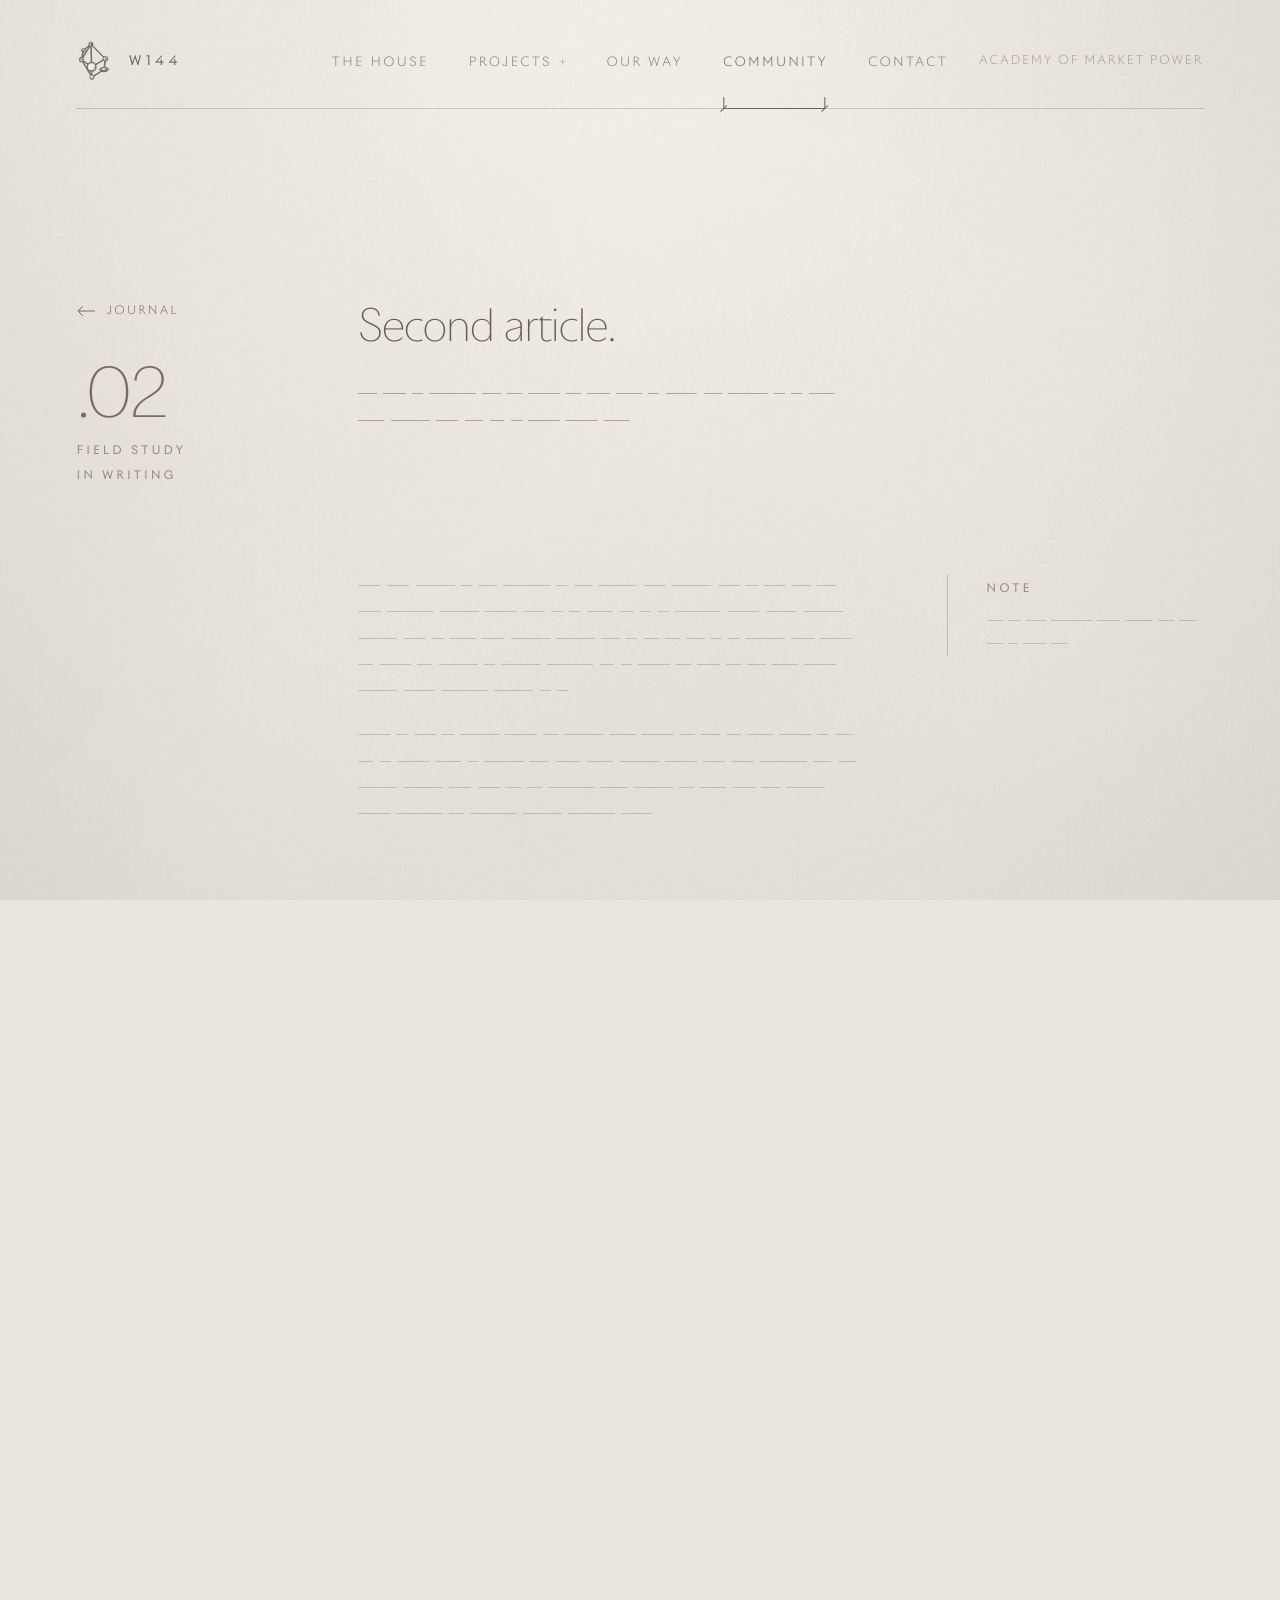
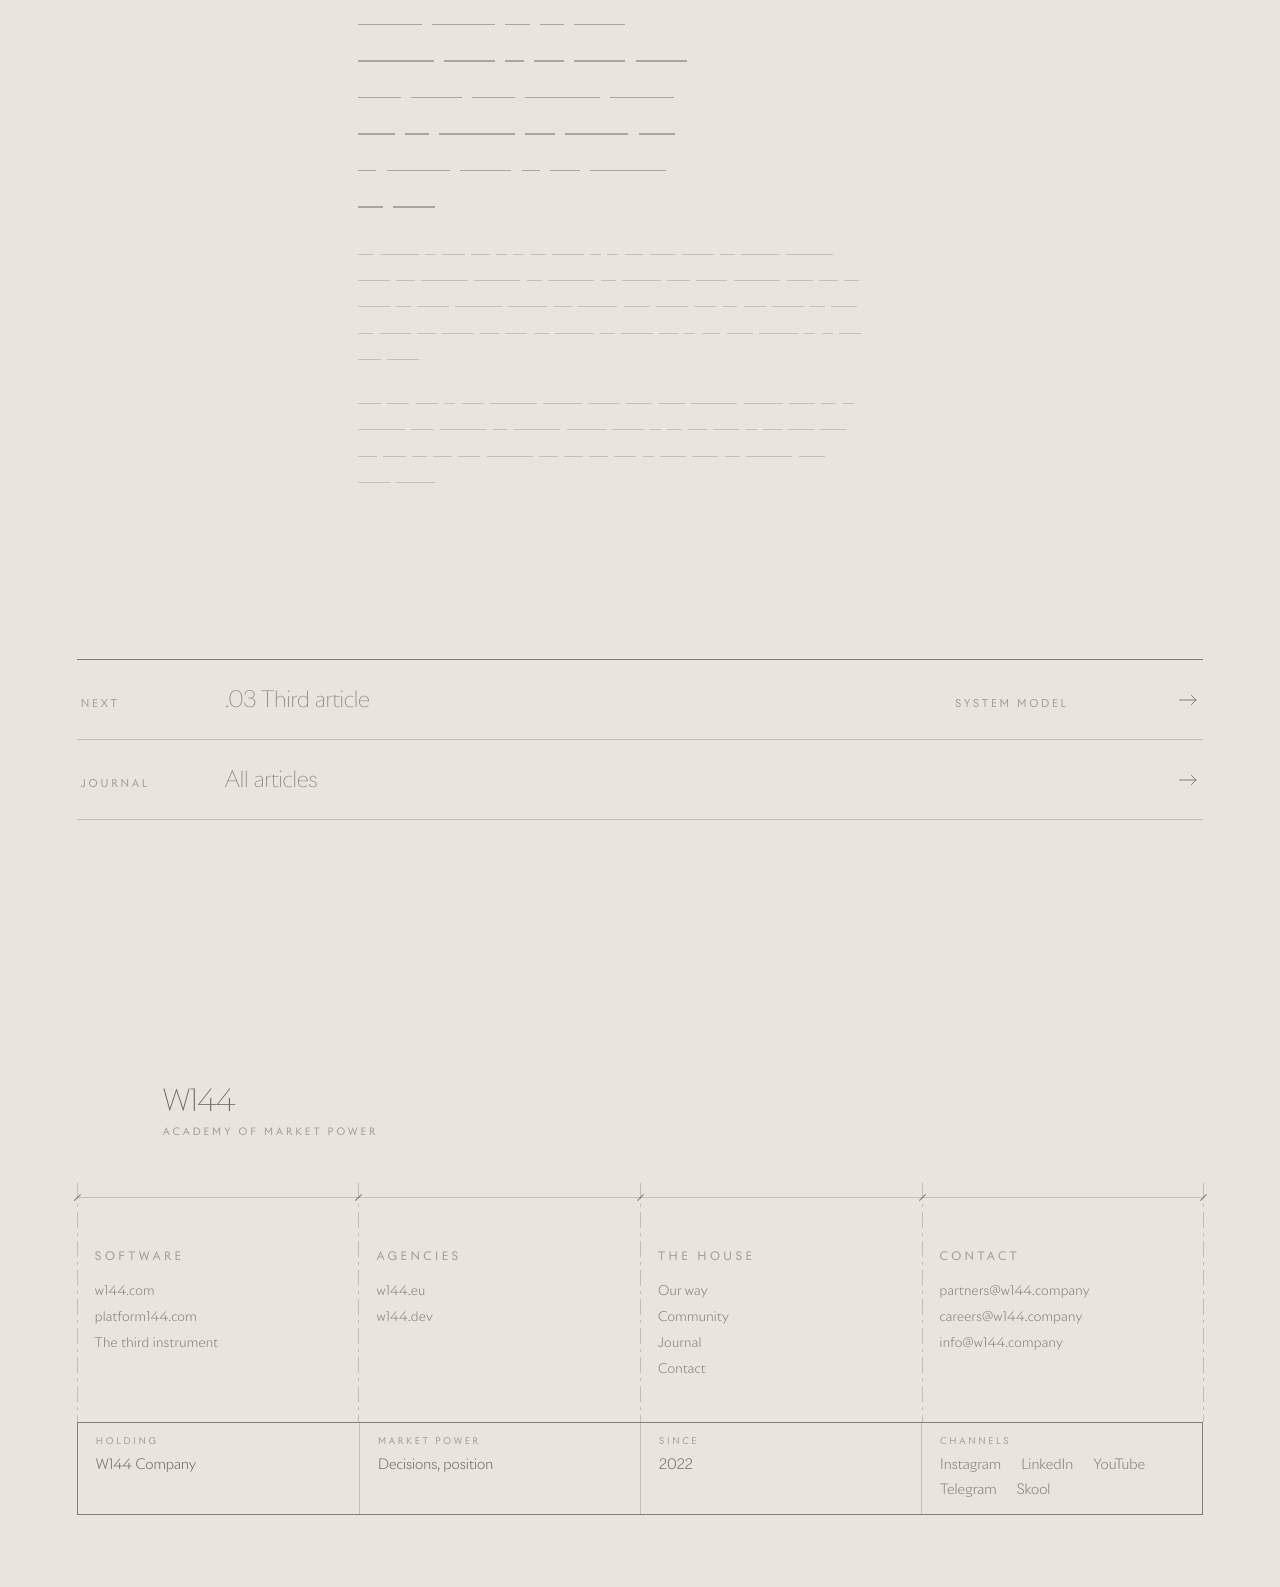
<file: journal-02.html>
<!doctype html>
<html lang="en">
<head>
<meta charset="utf-8">
<meta name="viewport" content="width=device-width, initial-scale=1">
<title>W144 · Second article</title>
<meta name="description" content="Second article: On market power, money and business.">
<link rel="icon" href="favicon.ico" sizes="32x32">
<link rel="icon" href="assets/logo/favicon.svg" type="image/svg+xml">
<link rel="apple-touch-icon" href="assets/logo/apple-touch-icon.png">
<link rel="stylesheet" href="assets/css/tokens.css">
<link rel="stylesheet" href="assets/css/materials.css">
<link rel="stylesheet" href="assets/css/components.css">
<link rel="stylesheet" href="assets/css/landing.css">
<link rel="stylesheet" href="assets/css/pages.css">
<meta name="robots" content="noindex, follow">
<link rel="canonical" href="https://w144.company/journal-02.html">
<meta property="og:type" content="website">
<meta property="og:site_name" content="W144">
<meta property="og:locale" content="en_US">
<meta property="og:title" content="W144 · Second article">
<meta property="og:description" content="Second article: On market power, money and business.">
<meta property="og:url" content="https://w144.company/journal-02.html">
<meta property="og:image" content="https://w144.company/assets/og/w144.jpg">
<meta property="og:image:width" content="2400">
<meta property="og:image:height" content="1260">
<meta property="og:image:alt" content="The Academy of W144 drawn in pencil above the W144 lettering">
<meta name="twitter:card" content="summary_large_image">
<meta name="twitter:title" content="W144 · Second article">
<meta name="twitter:description" content="Second article: On market power, money and business.">
<meta name="twitter:image" content="https://w144.company/assets/og/w144.jpg">
</head>
<body>

<div class="gridlines" aria-hidden="true"><div><i></i><i></i><i></i><i></i><i></i><i></i><i></i><i></i></div></div>

<div class="page">
<main class="wrap" id="top">

  <!-- chrome:nav -->
  <header class="l-top">
    <div class="c-navbar" data-nav>
    <nav class="c-nav ink">
      <div class="brand"><a class="mark mark-ink" href="index.html" data-svg="assets/logo/seven-lights-web.svg" aria-label="W144"></a><span class="word">W144</span></div>
      <ul><li><a class="item" href="index.html"><span class="t">The house</span></a></li><li><a class="item" href="index.html#software" data-sheet="projects" aria-expanded="false" aria-controls="sheet-projects"><span class="t">Projects</span><span class="pl" aria-hidden="true">+</span></a></li><li><a class="item" href="our-way.html"><span class="t">Our way</span></a></li><li><a class="item" href="community.html" aria-current="page"><span class="t">Community</span></a></li><li><a class="item" href="contact.html"><span class="t">Contact</span></a></li></ul>
      <span class="right">Academy of market power</span>
      <button class="menu" type="button" aria-expanded="false" aria-controls="navmob"><span class="t o">Menu</span><span class="t c">Close</span><span class="pl" aria-hidden="true">+</span></button>
    </nav>
    <div class="c-navrule"><hr class="c-rule"><span class="mk" aria-hidden="true"><i class="ext l"></i><i class="ext r"></i><i class="lead"></i></span></div>
    <div class="c-navmob" id="navmob" aria-hidden="true">
      <ul>
        <li style="--k:0"><a class="mi" href="index.html"><span class="t">The house<i class="mk" aria-hidden="true"></i></span></a></li>
        <li style="--k:1"><button class="mi" type="button" aria-expanded="false" aria-controls="navmob-projects"><span class="t">Projects</span><span class="pl" aria-hidden="true">+</span></button>
          <div class="sub" id="navmob-projects"><div>
            <p class="grp lbl">Software</p>
            <a class="pr" href="https://w144.com" target="_blank" rel="noopener"><span class="nm">w144.com</span><span class="ti">Six hubs, one reading</span><span class="st">Open</span><svg class="arr" viewBox="0 0 18 10" aria-hidden="true"><path class="s" d="M0.5 5H17"/><path class="h" d="M12.5 0.5L17 5l-4.5 4.5"/></svg></a>
            <a class="pr" href="https://platform144.com" target="_blank" rel="noopener"><span class="nm">platform144.com</span><span class="ti">Accounting, Ukraine only</span><span class="st">Open</span><svg class="arr" viewBox="0 0 18 10" aria-hidden="true"><path class="s" d="M0.5 5H17"/><path class="h" d="M12.5 0.5L17 5l-4.5 4.5"/></svg></a>
            <div class="pr"><span class="nm">The third instrument</span><span class="ti">Unnamed</span><span class="st">In development</span><span></span></div>
            <p class="grp lbl">Agencies</p>
            <a class="pr" href="https://w144.eu" target="_blank" rel="noopener"><span class="nm">w144.eu</span><span class="ti">Market systems</span><span class="st">Visit</span><svg class="arr" viewBox="0 0 18 10" aria-hidden="true"><path class="s" d="M0.5 5H17"/><path class="h" d="M12.5 0.5L17 5l-4.5 4.5"/></svg></a>
            <a class="pr" href="https://w144.dev" target="_blank" rel="noopener"><span class="nm">w144.dev</span><span class="ti">Product architecture</span><span class="st">Visit</span><svg class="arr" viewBox="0 0 18 10" aria-hidden="true"><path class="s" d="M0.5 5H17"/><path class="h" d="M12.5 0.5L17 5l-4.5 4.5"/></svg></a>
          </div></div></li>
        <li style="--k:2"><a class="mi" href="our-way.html"><span class="t">Our way<i class="mk" aria-hidden="true"></i></span></a></li>
        <li style="--k:3"><a class="mi" href="community.html" aria-current="page"><span class="t">Community<i class="mk" aria-hidden="true"></i></span></a></li>
        <li style="--k:4"><a class="mi" href="contact.html"><span class="t">Contact<i class="mk" aria-hidden="true"></i></span></a></li>
      </ul>
      <figure class="fig" aria-hidden="true" style="--k:5"><img data-src="assets/drawings/bl-institute-b-ink.webp" alt=""></figure>
      <div class="tb ink" style="--k:6">
        <div class="cell"><span class="fl">Holding</span><span class="v">W144 Company</span></div>
        <div class="cell"><span class="fl">Since</span><span class="v">2022</span></div>
        <div class="cell am"><span class="fl">Academy of market power</span></div>
      </div>
    </div>
    <div class="c-navsheet" id="sheet-projects" data-sheet="projects" aria-hidden="true">
      <div class="hd"><p class="lbl">Projects</p><p class="note">Three instruments and two agencies of the house.</p>
        <div class="pv" data-shape="chamfer" data-c="14" data-band="6" aria-hidden="true"><div class="scr"><img data-src="assets/previews/w144-com-1200.webp" alt="" data-i="0" class="on"><img data-src="assets/previews/platform144-1200.webp" alt="" data-i="1"><img data-src="assets/previews/third-1200.webp" alt="" data-i="2"><img data-src="assets/previews/w144-eu-1200.webp" alt="" data-i="3"><img data-src="assets/previews/w144-dev-1200.webp" alt="" data-i="4"></div></div>
        <div class="pvc"><p data-i="0" class="on"><span class="ds">Software for the decisions inside a business.</span></p><p data-i="1"><span class="ds">Private commercial accounting. For Ukraine only.</span></p><p data-i="2"><span class="ds">A business online in five minutes.</span></p><p data-i="3"><span class="ds">A company's position in the market, read on the market power map.</span></p><p data-i="4"><span class="ds">Intervening in a product's economics to raise what it earns.</span></p></div>
      </div>
      <div class="rows">
        <p class="grp lbl" style="--k:0">Software</p>
        <a class="row on" href="https://w144.com" target="_blank" rel="noopener" data-i="0" style="--k:0"><span class="n">01</span><span class="nm">w144.com</span><span class="ti">Six hubs, one reading</span><span class="st">Open</span><svg class="arr" viewBox="0 0 18 10" aria-hidden="true"><path class="s" d="M0.5 5H17"/><path class="h" d="M12.5 0.5L17 5l-4.5 4.5"/></svg></a>
        <a class="row" href="https://platform144.com" target="_blank" rel="noopener" data-i="1" style="--k:1"><span class="n">02</span><span class="nm">platform144.com</span><span class="ti">Accounting, Ukraine only</span><span class="st">Open</span><svg class="arr" viewBox="0 0 18 10" aria-hidden="true"><path class="s" d="M0.5 5H17"/><path class="h" d="M12.5 0.5L17 5l-4.5 4.5"/></svg></a>
        <div class="row" data-i="2" style="--k:2"><span class="n">03</span><span class="nm">The third instrument</span><span class="ti">Unnamed</span><span class="st">In development</span><span></span></div>
        <p class="grp lbl" style="--k:3">Agencies</p>
        <a class="row" href="https://w144.eu" target="_blank" rel="noopener" data-i="3" style="--k:3"><span class="n">04</span><span class="nm">w144.eu</span><span class="ti">Market systems</span><span class="st">Visit</span><svg class="arr" viewBox="0 0 18 10" aria-hidden="true"><path class="s" d="M0.5 5H17"/><path class="h" d="M12.5 0.5L17 5l-4.5 4.5"/></svg></a>
        <a class="row" href="https://w144.dev" target="_blank" rel="noopener" data-i="4" style="--k:4"><span class="n">05</span><span class="nm">w144.dev</span><span class="ti">Product architecture</span><span class="st">Visit</span><svg class="arr" viewBox="0 0 18 10" aria-hidden="true"><path class="s" d="M0.5 5H17"/><path class="h" d="M12.5 0.5L17 5l-4.5 4.5"/></svg></a>
      </div>
    </div>
    </div>
  </header>
  <!-- /chrome:nav -->

  <!-- an article of the journal (tools/journal.py): the number and the rubric in the margin, the text on the columns -->
  <section class="s-open s-art">
    <div class="c-art ink">
      <aside class="m"><a class="bk" href="journal.html"><svg class="arr back" viewBox="0 0 18 10" aria-hidden="true"><path class="s" d="M17.5 5H1"/><path class="h" d="M5.5 0.5L1 5l4.5 4.5"/></svg><span>Journal</span></a><p class="no">.02</p><p class="lbl">Field study</p><p class="lbl st">In writing</p></aside>
      <div class="tx"><h1>Second article.</h1><p class="greek lead" aria-hidden="true"><i style="--w:2.0"></i><i style="--w:2.4"></i><i style="--w:1.2"></i><i style="--w:5.0"></i><i style="--w:2.0"></i><i style="--w:1.6"></i><i style="--w:3.4"></i><i style="--w:1.6"></i><i style="--w:2.4"></i><i style="--w:2.8"></i><i style="--w:1.2"></i><i style="--w:3.4"></i><i style="--w:2.0"></i><i style="--w:4.2"></i><i style="--w:1.2"></i><i style="--w:1.2"></i><i style="--w:2.8"></i><i style="--w:2.8"></i><i style="--w:4.2"></i><i style="--w:2.4"></i><i style="--w:2.0"></i><i style="--w:1.6"></i><i style="--w:1.2"></i><i style="--w:3.4"></i><i style="--w:3.4"></i><i style="--w:2.8"></i></p></div>
    </div>
  </section>

  <section class="l-sec s-artbody">
    <div class="c-artbody ink">
      <div class="tx"><p class="greek" aria-hidden="true"><i style="--w:2.4"></i><i style="--w:2.4"></i><i style="--w:4.2"></i><i style="--w:1.2"></i><i style="--w:2.0"></i><i style="--w:5.0"></i><i style="--w:1.2"></i><i style="--w:2.0"></i><i style="--w:4.2"></i><i style="--w:2.4"></i><i style="--w:4.2"></i><i style="--w:2.4"></i><i style="--w:1.2"></i><i style="--w:2.4"></i><i style="--w:2.0"></i><i style="--w:2.0"></i><i style="--w:2.4"></i><i style="--w:5.0"></i><i style="--w:4.2"></i><i style="--w:3.4"></i><i style="--w:2.4"></i><i style="--w:1.2"></i><i style="--w:1.2"></i><i style="--w:2.8"></i><i style="--w:1.6"></i><i style="--w:1.2"></i><i style="--w:1.2"></i><i style="--w:5.0"></i><i style="--w:3.4"></i><i style="--w:3.4"></i><i style="--w:4.2"></i><i style="--w:4.2"></i><i style="--w:2.4"></i><i style="--w:1.2"></i><i style="--w:2.8"></i><i style="--w:2.4"></i><i style="--w:4.2"></i><i style="--w:4.2"></i><i style="--w:2.0"></i><i style="--w:1.2"></i><i style="--w:1.6"></i><i style="--w:1.6"></i><i style="--w:2.0"></i><i style="--w:1.2"></i><i style="--w:1.2"></i><i style="--w:4.2"></i><i style="--w:2.4"></i><i style="--w:3.4"></i><i style="--w:1.6"></i><i style="--w:3.4"></i><i style="--w:1.6"></i><i style="--w:4.2"></i><i style="--w:1.2"></i><i style="--w:4.2"></i><i style="--w:5.0"></i><i style="--w:1.6"></i><i style="--w:1.2"></i><i style="--w:3.4"></i><i style="--w:1.6"></i><i style="--w:2.4"></i><i style="--w:1.6"></i><i style="--w:2.0"></i><i style="--w:2.8"></i><i style="--w:3.4"></i><i style="--w:4.2"></i><i style="--w:3.4"></i><i style="--w:5.0"></i><i style="--w:4.2"></i><i style="--w:1.2"></i><i style="--w:1.2"></i></p><p class="greek" aria-hidden="true"><i style="--w:3.4"></i><i style="--w:1.2"></i><i style="--w:2.4"></i><i style="--w:1.2"></i><i style="--w:4.2"></i><i style="--w:3.4"></i><i style="--w:1.6"></i><i style="--w:4.2"></i><i style="--w:2.8"></i><i style="--w:3.4"></i><i style="--w:1.6"></i><i style="--w:2.0"></i><i style="--w:1.6"></i><i style="--w:2.8"></i><i style="--w:3.4"></i><i style="--w:1.2"></i><i style="--w:2.0"></i><i style="--w:1.6"></i><i style="--w:1.2"></i><i style="--w:3.4"></i><i style="--w:2.8"></i><i style="--w:1.2"></i><i style="--w:4.2"></i><i style="--w:2.0"></i><i style="--w:2.8"></i><i style="--w:2.8"></i><i style="--w:4.2"></i><i style="--w:3.4"></i><i style="--w:2.4"></i><i style="--w:2.4"></i><i style="--w:5.0"></i><i style="--w:2.0"></i><i style="--w:2.0"></i><i style="--w:4.2"></i><i style="--w:4.2"></i><i style="--w:2.4"></i><i style="--w:2.4"></i><i style="--w:1.6"></i><i style="--w:1.6"></i><i style="--w:5.0"></i><i style="--w:2.8"></i><i style="--w:4.2"></i><i style="--w:1.6"></i><i style="--w:2.8"></i><i style="--w:2.4"></i><i style="--w:2.0"></i><i style="--w:4.2"></i><i style="--w:3.4"></i><i style="--w:5.0"></i><i style="--w:1.6"></i><i style="--w:5.0"></i><i style="--w:4.2"></i><i style="--w:5.0"></i><i style="--w:3.4"></i></p></div>
      <aside class="nt"><p class="lbl">Note</p><p class="greek note" aria-hidden="true"><i style="--w:2.0"></i><i style="--w:1.6"></i><i style="--w:2.4"></i><i style="--w:5.0"></i><i style="--w:2.8"></i><i style="--w:3.4"></i><i style="--w:2.0"></i><i style="--w:2.0"></i><i style="--w:2.0"></i><i style="--w:1.2"></i><i style="--w:2.8"></i><i style="--w:2.0"></i></p></aside>
      <figure class="fg"><img srcset="assets/drawings/bl-keystone-1200.webp 1200w, assets/drawings/bl-keystone.webp 1800w" sizes="(max-width: 900px) 100vw, 60vw" fetchpriority="high" src="assets/drawings/bl-keystone.webp" alt="" data-phys="print" data-wear="0.06" data-fit="contain" style="aspect-ratio:1800 / 1275"></figure>
      <div class="tx"><p class="greek sub" aria-hidden="true"><i style="--w:4.2"></i><i style="--w:4.2"></i><i style="--w:1.6"></i><i style="--w:1.6"></i><i style="--w:3.4"></i><i style="--w:5.0"></i><i style="--w:3.4"></i><i style="--w:1.2"></i><i style="--w:2.0"></i><i style="--w:3.4"></i><i style="--w:3.4"></i><i style="--w:2.8"></i><i style="--w:3.4"></i><i style="--w:2.8"></i><i style="--w:5.0"></i><i style="--w:4.2"></i><i style="--w:2.4"></i><i style="--w:1.6"></i><i style="--w:5.0"></i><i style="--w:2.0"></i><i style="--w:4.2"></i><i style="--w:2.4"></i><i style="--w:1.2"></i><i style="--w:4.2"></i><i style="--w:3.4"></i><i style="--w:1.2"></i><i style="--w:2.0"></i><i style="--w:5.0"></i><i style="--w:1.6"></i><i style="--w:2.8"></i></p><p class="greek" aria-hidden="true"><i style="--w:1.6"></i><i style="--w:4.2"></i><i style="--w:1.2"></i><i style="--w:2.4"></i><i style="--w:2.0"></i><i style="--w:1.2"></i><i style="--w:1.2"></i><i style="--w:1.6"></i><i style="--w:3.4"></i><i style="--w:1.2"></i><i style="--w:1.2"></i><i style="--w:2.0"></i><i style="--w:2.8"></i><i style="--w:3.4"></i><i style="--w:1.6"></i><i style="--w:4.2"></i><i style="--w:5.0"></i><i style="--w:3.4"></i><i style="--w:2.0"></i><i style="--w:5.0"></i><i style="--w:5.0"></i><i style="--w:1.6"></i><i style="--w:5.0"></i><i style="--w:1.6"></i><i style="--w:4.2"></i><i style="--w:2.4"></i><i style="--w:3.4"></i><i style="--w:5.0"></i><i style="--w:2.8"></i><i style="--w:2.0"></i><i style="--w:1.6"></i><i style="--w:3.4"></i><i style="--w:1.6"></i><i style="--w:3.4"></i><i style="--w:5.0"></i><i style="--w:4.2"></i><i style="--w:2.0"></i><i style="--w:4.2"></i><i style="--w:2.8"></i><i style="--w:3.4"></i><i style="--w:2.4"></i><i style="--w:1.6"></i><i style="--w:2.4"></i><i style="--w:3.4"></i><i style="--w:1.6"></i><i style="--w:2.8"></i><i style="--w:1.6"></i><i style="--w:3.4"></i><i style="--w:2.0"></i><i style="--w:3.4"></i><i style="--w:2.0"></i><i style="--w:2.4"></i><i style="--w:1.6"></i><i style="--w:4.2"></i><i style="--w:1.6"></i><i style="--w:3.4"></i><i style="--w:2.0"></i><i style="--w:1.2"></i><i style="--w:2.0"></i><i style="--w:2.8"></i><i style="--w:4.2"></i><i style="--w:1.2"></i><i style="--w:1.2"></i><i style="--w:2.4"></i><i style="--w:2.4"></i><i style="--w:3.4"></i></p><p class="greek" aria-hidden="true"><i style="--w:2.4"></i><i style="--w:2.4"></i><i style="--w:2.4"></i><i style="--w:1.2"></i><i style="--w:2.4"></i><i style="--w:5.0"></i><i style="--w:4.2"></i><i style="--w:3.4"></i><i style="--w:2.8"></i><i style="--w:2.8"></i><i style="--w:5.0"></i><i style="--w:4.2"></i><i style="--w:2.8"></i><i style="--w:1.6"></i><i style="--w:1.2"></i><i style="--w:5.0"></i><i style="--w:2.4"></i><i style="--w:5.0"></i><i style="--w:1.6"></i><i style="--w:5.0"></i><i style="--w:4.2"></i><i style="--w:3.4"></i><i style="--w:1.2"></i><i style="--w:1.6"></i><i style="--w:2.0"></i><i style="--w:2.8"></i><i style="--w:1.2"></i><i style="--w:2.0"></i><i style="--w:2.8"></i><i style="--w:2.8"></i><i style="--w:2.0"></i><i style="--w:2.4"></i><i style="--w:1.6"></i><i style="--w:2.0"></i><i style="--w:2.4"></i><i style="--w:5.0"></i><i style="--w:2.0"></i><i style="--w:2.0"></i><i style="--w:2.0"></i><i style="--w:2.4"></i><i style="--w:1.2"></i><i style="--w:2.8"></i><i style="--w:2.8"></i><i style="--w:1.6"></i><i style="--w:5.0"></i><i style="--w:2.8"></i><i style="--w:3.4"></i><i style="--w:4.2"></i></p></div>
    </div>
  </section>

  <section class="l-sec s-artnext">
    <nav class="c-artnext ink" aria-label="More from the journal">
      <a class="r" href="journal-03.html"><i class="hb pass"></i><span class="k">Next</span><span class="t">.03 Third article</span><span class="rb">System model</span><svg class="arr" viewBox="0 0 18 10" aria-hidden="true"><path class="s" d="M0.5 5H17"/><path class="h" d="M12.5 0.5L17 5l-4.5 4.5"/></svg></a>
      <a class="r" href="journal.html"><i class="hb pass"></i><span class="k">Journal</span><span class="t">All articles</span><span class="rb"></span><svg class="arr" viewBox="0 0 18 10" aria-hidden="true"><path class="s" d="M0.5 5H17"/><path class="h" d="M12.5 0.5L17 5l-4.5 4.5"/></svg></a>
    </nav>
  </section>

  <!-- chrome:foot -->
  <section class="l-sec l-foot" id="contact">
    <footer class="c-foot c-foot--arch">
      <div class="axes" aria-hidden="true"><i class="ax" style="--k:0"></i><i class="ax s" style="--k:1"></i><i class="ax s" style="--k:2"></i><i class="ax" style="--k:3"></i><i class="ax" style="--k:4"></i><i class="ax" style="--k:5"></i><i class="ax" style="--k:6"></i><i class="ax s" style="--k:7"></i><i class="ax" style="--k:8"></i><i class="chain"></i></div>
      <div class="brand ink"><div class="mk"><img loading="lazy" decoding="async" src="assets/drawings/bl-mark-s.webp" alt="" data-phys="print" data-wear="0.1" data-fit="contain" style="aspect-ratio: 240 / 293"></div><div><span class="w">W144</span><span class="mt">Academy of market power</span></div></div>
      <div class="col c1 ink"><p class="lbl">Software</p><a href="https://w144.com" target="_blank" rel="noopener">w144.com</a><a href="https://platform144.com" target="_blank" rel="noopener">platform144.com</a><a href="index.html#software">The third instrument</a></div>
      <div class="col c2 ink"><p class="lbl">Agencies</p><a href="https://w144.eu" target="_blank" rel="noopener">w144.eu</a><a href="https://w144.dev" target="_blank" rel="noopener">w144.dev</a></div>
      <div class="col c3 ink"><p class="lbl">The house</p><a href="our-way.html">Our way</a><a href="community.html">Community</a><a href="journal.html">Journal</a><a href="contact.html">Contact</a></div>
      <div class="col c4 ink"><p class="lbl">Contact</p><a href="mailto:partners@w144.company"><span class="m">partners@w144.company</span><span class="p">Partnership</span></a><a href="mailto:careers@w144.company"><span class="m">careers@w144.company</span><span class="p">Careers</span></a><a href="mailto:info@w144.company"><span class="m">info@w144.company</span><span class="p">Everything else</span></a></div>
      <div class="col c5 ink"><p class="lbl">Channels</p><a href="#">Instagram</a><a href="#">LinkedIn</a><a href="#">YouTube</a><a href="#">Telegram</a><a href="#">Skool</a></div>
      <div class="tblock ink">
        <div class="cell f1"><span class="fl">Holding</span><span class="v">W144 Company</span></div>
        <div class="cell f2"><span class="fl">Market power</span><span class="v">Decisions, position</span></div>
        <div class="cell f3"><span class="fl">Since</span><span class="v">2022</span></div>
        <div class="cell f4"><span class="fl">Channels</span><span class="v ch"><a href="#">Instagram</a><a href="#">LinkedIn</a><a href="#">YouTube</a><a href="#">Telegram</a><a href="#">Skool</a></span></div>
      </div>
    </footer>
  </section>
  <!-- /chrome:foot -->

</main>
</div>
<script src="assets/js/shapes.js" defer></script>
<script src="assets/js/nav.js" defer></script>
<script type="module" src="assets/js/materials.js"></script>
</body>
</html>
</file>
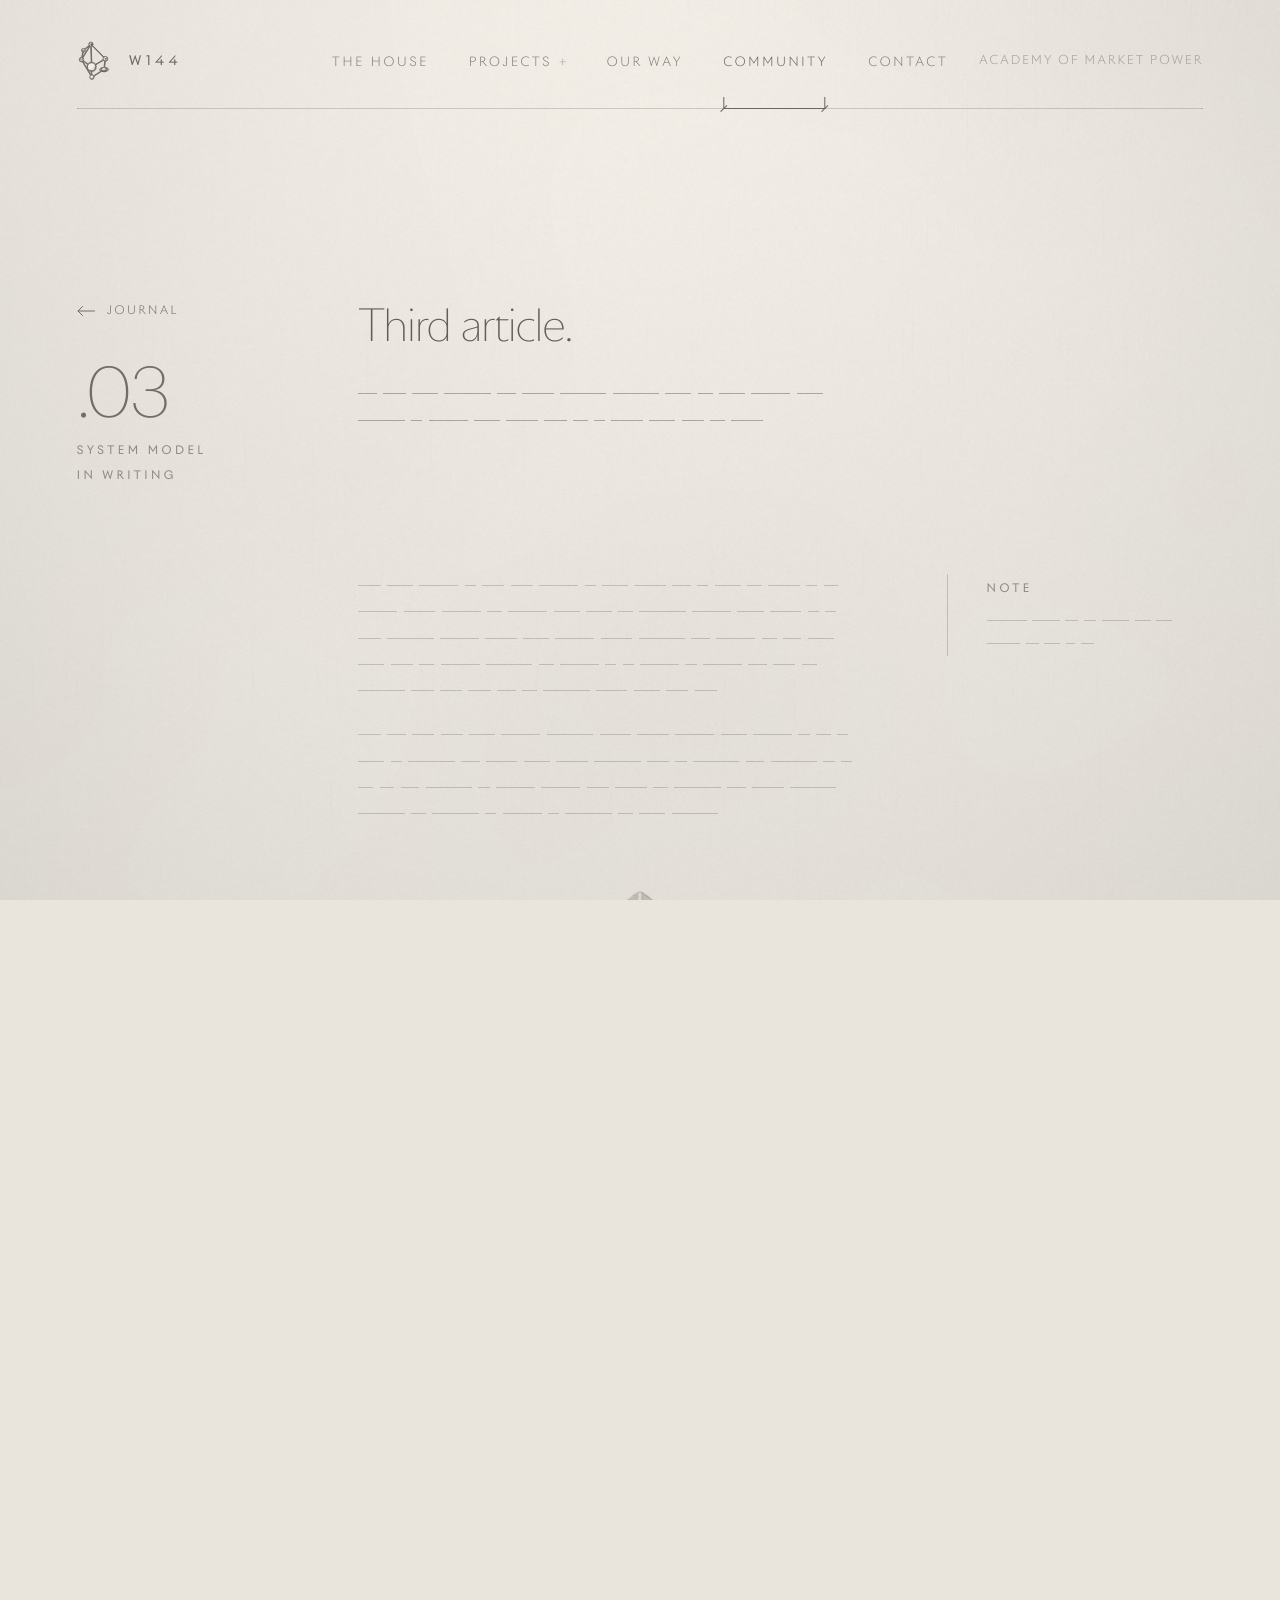
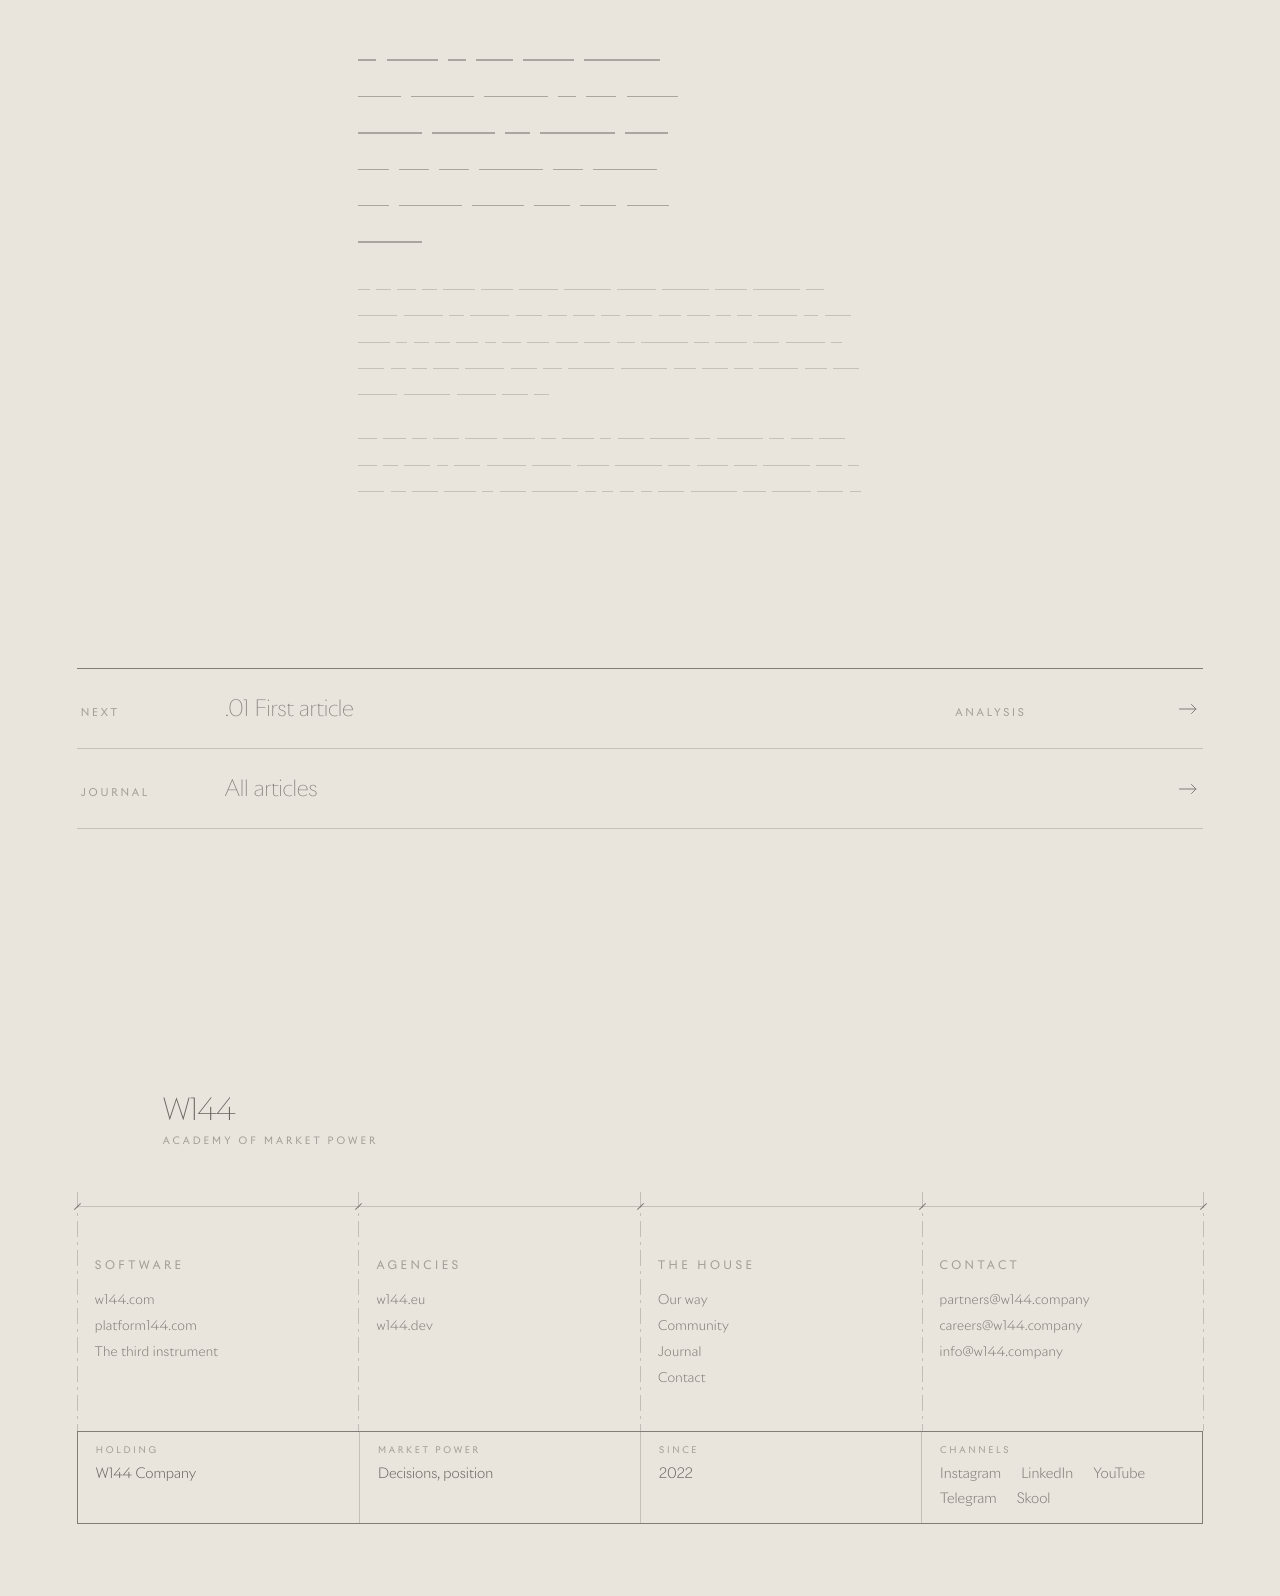
<file: journal-03.html>
<!doctype html>
<html lang="en">
<head>
<meta charset="utf-8">
<meta name="viewport" content="width=device-width, initial-scale=1">
<title>W144 · Third article</title>
<meta name="description" content="Third article: On market power, money and business.">
<link rel="icon" href="favicon.ico" sizes="32x32">
<link rel="icon" href="assets/logo/favicon.svg" type="image/svg+xml">
<link rel="apple-touch-icon" href="assets/logo/apple-touch-icon.png">
<link rel="stylesheet" href="assets/css/tokens.css">
<link rel="stylesheet" href="assets/css/materials.css">
<link rel="stylesheet" href="assets/css/components.css">
<link rel="stylesheet" href="assets/css/landing.css">
<link rel="stylesheet" href="assets/css/pages.css">
<meta name="robots" content="noindex, follow">
<link rel="canonical" href="https://w144.company/journal-03.html">
<meta property="og:type" content="website">
<meta property="og:site_name" content="W144">
<meta property="og:locale" content="en_US">
<meta property="og:title" content="W144 · Third article">
<meta property="og:description" content="Third article: On market power, money and business.">
<meta property="og:url" content="https://w144.company/journal-03.html">
<meta property="og:image" content="https://w144.company/assets/og/w144.jpg">
<meta property="og:image:width" content="2400">
<meta property="og:image:height" content="1260">
<meta property="og:image:alt" content="The Academy of W144 drawn in pencil above the W144 lettering">
<meta name="twitter:card" content="summary_large_image">
<meta name="twitter:title" content="W144 · Third article">
<meta name="twitter:description" content="Third article: On market power, money and business.">
<meta name="twitter:image" content="https://w144.company/assets/og/w144.jpg">
</head>
<body>

<div class="gridlines" aria-hidden="true"><div><i></i><i></i><i></i><i></i><i></i><i></i><i></i><i></i></div></div>

<div class="page">
<main class="wrap" id="top">

  <!-- chrome:nav -->
  <header class="l-top">
    <div class="c-navbar" data-nav>
    <nav class="c-nav ink">
      <div class="brand"><a class="mark mark-ink" href="index.html" data-svg="assets/logo/seven-lights-web.svg" aria-label="W144"></a><span class="word">W144</span></div>
      <ul><li><a class="item" href="index.html"><span class="t">The house</span></a></li><li><a class="item" href="index.html#software" data-sheet="projects" aria-expanded="false" aria-controls="sheet-projects"><span class="t">Projects</span><span class="pl" aria-hidden="true">+</span></a></li><li><a class="item" href="our-way.html"><span class="t">Our way</span></a></li><li><a class="item" href="community.html" aria-current="page"><span class="t">Community</span></a></li><li><a class="item" href="contact.html"><span class="t">Contact</span></a></li></ul>
      <span class="right">Academy of market power</span>
      <button class="menu" type="button" aria-expanded="false" aria-controls="navmob"><span class="t o">Menu</span><span class="t c">Close</span><span class="pl" aria-hidden="true">+</span></button>
    </nav>
    <div class="c-navrule"><hr class="c-rule"><span class="mk" aria-hidden="true"><i class="ext l"></i><i class="ext r"></i><i class="lead"></i></span></div>
    <div class="c-navmob" id="navmob" aria-hidden="true">
      <ul>
        <li style="--k:0"><a class="mi" href="index.html"><span class="t">The house<i class="mk" aria-hidden="true"></i></span></a></li>
        <li style="--k:1"><button class="mi" type="button" aria-expanded="false" aria-controls="navmob-projects"><span class="t">Projects</span><span class="pl" aria-hidden="true">+</span></button>
          <div class="sub" id="navmob-projects"><div>
            <p class="grp lbl">Software</p>
            <a class="pr" href="https://w144.com" target="_blank" rel="noopener"><span class="nm">w144.com</span><span class="ti">Six hubs, one reading</span><span class="st">Open</span><svg class="arr" viewBox="0 0 18 10" aria-hidden="true"><path class="s" d="M0.5 5H17"/><path class="h" d="M12.5 0.5L17 5l-4.5 4.5"/></svg></a>
            <a class="pr" href="https://platform144.com" target="_blank" rel="noopener"><span class="nm">platform144.com</span><span class="ti">Accounting, Ukraine only</span><span class="st">Open</span><svg class="arr" viewBox="0 0 18 10" aria-hidden="true"><path class="s" d="M0.5 5H17"/><path class="h" d="M12.5 0.5L17 5l-4.5 4.5"/></svg></a>
            <div class="pr"><span class="nm">The third instrument</span><span class="ti">Unnamed</span><span class="st">In development</span><span></span></div>
            <p class="grp lbl">Agencies</p>
            <a class="pr" href="https://w144.eu" target="_blank" rel="noopener"><span class="nm">w144.eu</span><span class="ti">Market systems</span><span class="st">Visit</span><svg class="arr" viewBox="0 0 18 10" aria-hidden="true"><path class="s" d="M0.5 5H17"/><path class="h" d="M12.5 0.5L17 5l-4.5 4.5"/></svg></a>
            <a class="pr" href="https://w144.dev" target="_blank" rel="noopener"><span class="nm">w144.dev</span><span class="ti">Product architecture</span><span class="st">Visit</span><svg class="arr" viewBox="0 0 18 10" aria-hidden="true"><path class="s" d="M0.5 5H17"/><path class="h" d="M12.5 0.5L17 5l-4.5 4.5"/></svg></a>
          </div></div></li>
        <li style="--k:2"><a class="mi" href="our-way.html"><span class="t">Our way<i class="mk" aria-hidden="true"></i></span></a></li>
        <li style="--k:3"><a class="mi" href="community.html" aria-current="page"><span class="t">Community<i class="mk" aria-hidden="true"></i></span></a></li>
        <li style="--k:4"><a class="mi" href="contact.html"><span class="t">Contact<i class="mk" aria-hidden="true"></i></span></a></li>
      </ul>
      <figure class="fig" aria-hidden="true" style="--k:5"><img data-src="assets/drawings/bl-institute-b-ink.webp" alt=""></figure>
      <div class="tb ink" style="--k:6">
        <div class="cell"><span class="fl">Holding</span><span class="v">W144 Company</span></div>
        <div class="cell"><span class="fl">Since</span><span class="v">2022</span></div>
        <div class="cell am"><span class="fl">Academy of market power</span></div>
      </div>
    </div>
    <div class="c-navsheet" id="sheet-projects" data-sheet="projects" aria-hidden="true">
      <div class="hd"><p class="lbl">Projects</p><p class="note">Three instruments and two agencies of the house.</p>
        <div class="pv" data-shape="chamfer" data-c="14" data-band="6" aria-hidden="true"><div class="scr"><img data-src="assets/previews/w144-com-1200.webp" alt="" data-i="0" class="on"><img data-src="assets/previews/platform144-1200.webp" alt="" data-i="1"><img data-src="assets/previews/third-1200.webp" alt="" data-i="2"><img data-src="assets/previews/w144-eu-1200.webp" alt="" data-i="3"><img data-src="assets/previews/w144-dev-1200.webp" alt="" data-i="4"></div></div>
        <div class="pvc"><p data-i="0" class="on"><span class="ds">Software for the decisions inside a business.</span></p><p data-i="1"><span class="ds">Private commercial accounting. For Ukraine only.</span></p><p data-i="2"><span class="ds">A business online in five minutes.</span></p><p data-i="3"><span class="ds">A company's position in the market, read on the market power map.</span></p><p data-i="4"><span class="ds">Intervening in a product's economics to raise what it earns.</span></p></div>
      </div>
      <div class="rows">
        <p class="grp lbl" style="--k:0">Software</p>
        <a class="row on" href="https://w144.com" target="_blank" rel="noopener" data-i="0" style="--k:0"><span class="n">01</span><span class="nm">w144.com</span><span class="ti">Six hubs, one reading</span><span class="st">Open</span><svg class="arr" viewBox="0 0 18 10" aria-hidden="true"><path class="s" d="M0.5 5H17"/><path class="h" d="M12.5 0.5L17 5l-4.5 4.5"/></svg></a>
        <a class="row" href="https://platform144.com" target="_blank" rel="noopener" data-i="1" style="--k:1"><span class="n">02</span><span class="nm">platform144.com</span><span class="ti">Accounting, Ukraine only</span><span class="st">Open</span><svg class="arr" viewBox="0 0 18 10" aria-hidden="true"><path class="s" d="M0.5 5H17"/><path class="h" d="M12.5 0.5L17 5l-4.5 4.5"/></svg></a>
        <div class="row" data-i="2" style="--k:2"><span class="n">03</span><span class="nm">The third instrument</span><span class="ti">Unnamed</span><span class="st">In development</span><span></span></div>
        <p class="grp lbl" style="--k:3">Agencies</p>
        <a class="row" href="https://w144.eu" target="_blank" rel="noopener" data-i="3" style="--k:3"><span class="n">04</span><span class="nm">w144.eu</span><span class="ti">Market systems</span><span class="st">Visit</span><svg class="arr" viewBox="0 0 18 10" aria-hidden="true"><path class="s" d="M0.5 5H17"/><path class="h" d="M12.5 0.5L17 5l-4.5 4.5"/></svg></a>
        <a class="row" href="https://w144.dev" target="_blank" rel="noopener" data-i="4" style="--k:4"><span class="n">05</span><span class="nm">w144.dev</span><span class="ti">Product architecture</span><span class="st">Visit</span><svg class="arr" viewBox="0 0 18 10" aria-hidden="true"><path class="s" d="M0.5 5H17"/><path class="h" d="M12.5 0.5L17 5l-4.5 4.5"/></svg></a>
      </div>
    </div>
    </div>
  </header>
  <!-- /chrome:nav -->

  <!-- an article of the journal (tools/journal.py): the number and the rubric in the margin, the text on the columns -->
  <section class="s-open s-art">
    <div class="c-art ink">
      <aside class="m"><a class="bk" href="journal.html"><svg class="arr back" viewBox="0 0 18 10" aria-hidden="true"><path class="s" d="M17.5 5H1"/><path class="h" d="M5.5 0.5L1 5l4.5 4.5"/></svg><span>Journal</span></a><p class="no">.03</p><p class="lbl">System model</p><p class="lbl st">In writing</p></aside>
      <div class="tx"><h1>Third article.</h1><p class="greek lead" aria-hidden="true"><i style="--w:2.0"></i><i style="--w:2.4"></i><i style="--w:2.8"></i><i style="--w:5.0"></i><i style="--w:2.0"></i><i style="--w:3.4"></i><i style="--w:5.0"></i><i style="--w:5.0"></i><i style="--w:2.8"></i><i style="--w:1.6"></i><i style="--w:2.8"></i><i style="--w:4.2"></i><i style="--w:2.8"></i><i style="--w:5.0"></i><i style="--w:1.2"></i><i style="--w:4.2"></i><i style="--w:2.8"></i><i style="--w:3.4"></i><i style="--w:2.4"></i><i style="--w:1.6"></i><i style="--w:1.2"></i><i style="--w:3.4"></i><i style="--w:2.8"></i><i style="--w:2.4"></i><i style="--w:1.6"></i><i style="--w:3.4"></i></p></div>
    </div>
  </section>

  <section class="l-sec s-artbody">
    <div class="c-artbody ink">
      <div class="tx"><p class="greek" aria-hidden="true"><i style="--w:2.4"></i><i style="--w:2.8"></i><i style="--w:4.2"></i><i style="--w:1.2"></i><i style="--w:2.4"></i><i style="--w:2.4"></i><i style="--w:4.2"></i><i style="--w:1.2"></i><i style="--w:2.8"></i><i style="--w:3.4"></i><i style="--w:2.0"></i><i style="--w:1.2"></i><i style="--w:2.8"></i><i style="--w:1.6"></i><i style="--w:3.4"></i><i style="--w:1.2"></i><i style="--w:1.6"></i><i style="--w:4.2"></i><i style="--w:3.4"></i><i style="--w:4.2"></i><i style="--w:1.6"></i><i style="--w:4.2"></i><i style="--w:2.8"></i><i style="--w:2.8"></i><i style="--w:1.6"></i><i style="--w:5.0"></i><i style="--w:4.2"></i><i style="--w:2.8"></i><i style="--w:3.4"></i><i style="--w:1.2"></i><i style="--w:1.2"></i><i style="--w:2.4"></i><i style="--w:5.0"></i><i style="--w:4.2"></i><i style="--w:3.4"></i><i style="--w:2.8"></i><i style="--w:4.2"></i><i style="--w:3.4"></i><i style="--w:5.0"></i><i style="--w:2.0"></i><i style="--w:4.2"></i><i style="--w:1.6"></i><i style="--w:2.0"></i><i style="--w:2.8"></i><i style="--w:2.8"></i><i style="--w:2.4"></i><i style="--w:1.6"></i><i style="--w:4.2"></i><i style="--w:5.0"></i><i style="--w:1.6"></i><i style="--w:4.2"></i><i style="--w:1.2"></i><i style="--w:1.2"></i><i style="--w:4.2"></i><i style="--w:1.2"></i><i style="--w:4.2"></i><i style="--w:2.0"></i><i style="--w:2.4"></i><i style="--w:1.6"></i><i style="--w:5.0"></i><i style="--w:2.4"></i><i style="--w:2.4"></i><i style="--w:2.4"></i><i style="--w:2.0"></i><i style="--w:1.6"></i><i style="--w:5.0"></i><i style="--w:3.4"></i><i style="--w:2.8"></i><i style="--w:2.4"></i><i style="--w:2.4"></i></p><p class="greek" aria-hidden="true"><i style="--w:2.4"></i><i style="--w:2.0"></i><i style="--w:2.4"></i><i style="--w:2.4"></i><i style="--w:2.8"></i><i style="--w:4.2"></i><i style="--w:5.0"></i><i style="--w:3.4"></i><i style="--w:3.4"></i><i style="--w:4.2"></i><i style="--w:2.8"></i><i style="--w:4.2"></i><i style="--w:1.2"></i><i style="--w:1.6"></i><i style="--w:1.2"></i><i style="--w:2.8"></i><i style="--w:1.2"></i><i style="--w:5.0"></i><i style="--w:2.0"></i><i style="--w:3.4"></i><i style="--w:2.8"></i><i style="--w:3.4"></i><i style="--w:5.0"></i><i style="--w:2.4"></i><i style="--w:1.2"></i><i style="--w:5.0"></i><i style="--w:2.0"></i><i style="--w:5.0"></i><i style="--w:1.2"></i><i style="--w:1.2"></i><i style="--w:1.6"></i><i style="--w:1.6"></i><i style="--w:2.0"></i><i style="--w:5.0"></i><i style="--w:1.2"></i><i style="--w:4.2"></i><i style="--w:4.2"></i><i style="--w:2.4"></i><i style="--w:3.4"></i><i style="--w:1.6"></i><i style="--w:5.0"></i><i style="--w:2.0"></i><i style="--w:3.4"></i><i style="--w:5.0"></i><i style="--w:5.0"></i><i style="--w:1.6"></i><i style="--w:5.0"></i><i style="--w:1.2"></i><i style="--w:4.2"></i><i style="--w:1.2"></i><i style="--w:5.0"></i><i style="--w:1.6"></i><i style="--w:2.8"></i><i style="--w:5.0"></i></p></div>
      <aside class="nt"><p class="lbl">Note</p><p class="greek note" aria-hidden="true"><i style="--w:5.0"></i><i style="--w:3.4"></i><i style="--w:1.6"></i><i style="--w:1.6"></i><i style="--w:3.4"></i><i style="--w:2.0"></i><i style="--w:2.0"></i><i style="--w:4.2"></i><i style="--w:1.6"></i><i style="--w:2.0"></i><i style="--w:1.2"></i><i style="--w:1.6"></i></p></aside>
      <figure class="fg"><img srcset="assets/drawings/bl-section-1200.webp 1200w, assets/drawings/bl-section.webp 1800w" sizes="(max-width: 900px) 100vw, 60vw" fetchpriority="high" src="assets/drawings/bl-section.webp" alt="" data-phys="print" data-wear="0.06" data-fit="contain" style="aspect-ratio:1800 / 1350"></figure>
      <div class="tx"><p class="greek sub" aria-hidden="true"><i style="--w:1.2"></i><i style="--w:3.4"></i><i style="--w:1.2"></i><i style="--w:2.4"></i><i style="--w:3.4"></i><i style="--w:5.0"></i><i style="--w:2.8"></i><i style="--w:4.2"></i><i style="--w:4.2"></i><i style="--w:1.2"></i><i style="--w:2.0"></i><i style="--w:3.4"></i><i style="--w:4.2"></i><i style="--w:4.2"></i><i style="--w:1.6"></i><i style="--w:5.0"></i><i style="--w:2.8"></i><i style="--w:2.0"></i><i style="--w:2.0"></i><i style="--w:2.0"></i><i style="--w:4.2"></i><i style="--w:2.0"></i><i style="--w:4.2"></i><i style="--w:2.0"></i><i style="--w:4.2"></i><i style="--w:3.4"></i><i style="--w:2.4"></i><i style="--w:2.4"></i><i style="--w:2.8"></i><i style="--w:4.2"></i></p><p class="greek" aria-hidden="true"><i style="--w:1.2"></i><i style="--w:1.6"></i><i style="--w:2.0"></i><i style="--w:1.6"></i><i style="--w:3.4"></i><i style="--w:3.4"></i><i style="--w:4.2"></i><i style="--w:5.0"></i><i style="--w:4.2"></i><i style="--w:5.0"></i><i style="--w:3.4"></i><i style="--w:5.0"></i><i style="--w:2.0"></i><i style="--w:4.2"></i><i style="--w:4.2"></i><i style="--w:1.6"></i><i style="--w:4.2"></i><i style="--w:2.8"></i><i style="--w:2.0"></i><i style="--w:2.4"></i><i style="--w:2.0"></i><i style="--w:2.8"></i><i style="--w:2.4"></i><i style="--w:2.4"></i><i style="--w:1.6"></i><i style="--w:1.6"></i><i style="--w:4.2"></i><i style="--w:1.6"></i><i style="--w:2.8"></i><i style="--w:3.4"></i><i style="--w:1.2"></i><i style="--w:1.6"></i><i style="--w:1.6"></i><i style="--w:2.4"></i><i style="--w:1.2"></i><i style="--w:2.0"></i><i style="--w:2.4"></i><i style="--w:2.4"></i><i style="--w:2.8"></i><i style="--w:2.0"></i><i style="--w:5.0"></i><i style="--w:1.6"></i><i style="--w:3.4"></i><i style="--w:2.8"></i><i style="--w:4.2"></i><i style="--w:1.2"></i><i style="--w:2.8"></i><i style="--w:1.6"></i><i style="--w:1.6"></i><i style="--w:2.8"></i><i style="--w:4.2"></i><i style="--w:2.8"></i><i style="--w:2.0"></i><i style="--w:5.0"></i><i style="--w:5.0"></i><i style="--w:2.4"></i><i style="--w:2.8"></i><i style="--w:2.0"></i><i style="--w:4.2"></i><i style="--w:2.4"></i><i style="--w:2.8"></i><i style="--w:4.2"></i><i style="--w:5.0"></i><i style="--w:4.2"></i><i style="--w:2.8"></i><i style="--w:1.6"></i></p><p class="greek" aria-hidden="true"><i style="--w:2.0"></i><i style="--w:2.4"></i><i style="--w:1.6"></i><i style="--w:2.8"></i><i style="--w:3.4"></i><i style="--w:3.4"></i><i style="--w:1.6"></i><i style="--w:3.4"></i><i style="--w:1.2"></i><i style="--w:2.8"></i><i style="--w:4.2"></i><i style="--w:1.6"></i><i style="--w:5.0"></i><i style="--w:1.6"></i><i style="--w:2.4"></i><i style="--w:2.8"></i><i style="--w:2.0"></i><i style="--w:1.6"></i><i style="--w:2.8"></i><i style="--w:1.2"></i><i style="--w:2.8"></i><i style="--w:4.2"></i><i style="--w:4.2"></i><i style="--w:3.4"></i><i style="--w:5.0"></i><i style="--w:2.4"></i><i style="--w:3.4"></i><i style="--w:2.4"></i><i style="--w:5.0"></i><i style="--w:2.8"></i><i style="--w:1.2"></i><i style="--w:2.8"></i><i style="--w:1.6"></i><i style="--w:2.8"></i><i style="--w:3.4"></i><i style="--w:1.2"></i><i style="--w:2.8"></i><i style="--w:5.0"></i><i style="--w:1.2"></i><i style="--w:1.2"></i><i style="--w:1.6"></i><i style="--w:1.2"></i><i style="--w:2.8"></i><i style="--w:5.0"></i><i style="--w:2.4"></i><i style="--w:4.2"></i><i style="--w:2.8"></i><i style="--w:1.2"></i></p></div>
    </div>
  </section>

  <section class="l-sec s-artnext">
    <nav class="c-artnext ink" aria-label="More from the journal">
      <a class="r" href="journal-01.html"><i class="hb pass"></i><span class="k">Next</span><span class="t">.01 First article</span><span class="rb">Analysis</span><svg class="arr" viewBox="0 0 18 10" aria-hidden="true"><path class="s" d="M0.5 5H17"/><path class="h" d="M12.5 0.5L17 5l-4.5 4.5"/></svg></a>
      <a class="r" href="journal.html"><i class="hb pass"></i><span class="k">Journal</span><span class="t">All articles</span><span class="rb"></span><svg class="arr" viewBox="0 0 18 10" aria-hidden="true"><path class="s" d="M0.5 5H17"/><path class="h" d="M12.5 0.5L17 5l-4.5 4.5"/></svg></a>
    </nav>
  </section>

  <!-- chrome:foot -->
  <section class="l-sec l-foot" id="contact">
    <footer class="c-foot c-foot--arch">
      <div class="axes" aria-hidden="true"><i class="ax" style="--k:0"></i><i class="ax s" style="--k:1"></i><i class="ax s" style="--k:2"></i><i class="ax" style="--k:3"></i><i class="ax" style="--k:4"></i><i class="ax" style="--k:5"></i><i class="ax" style="--k:6"></i><i class="ax s" style="--k:7"></i><i class="ax" style="--k:8"></i><i class="chain"></i></div>
      <div class="brand ink"><div class="mk"><img loading="lazy" decoding="async" src="assets/drawings/bl-mark-s.webp" alt="" data-phys="print" data-wear="0.1" data-fit="contain" style="aspect-ratio: 240 / 293"></div><div><span class="w">W144</span><span class="mt">Academy of market power</span></div></div>
      <div class="col c1 ink"><p class="lbl">Software</p><a href="https://w144.com" target="_blank" rel="noopener">w144.com</a><a href="https://platform144.com" target="_blank" rel="noopener">platform144.com</a><a href="index.html#software">The third instrument</a></div>
      <div class="col c2 ink"><p class="lbl">Agencies</p><a href="https://w144.eu" target="_blank" rel="noopener">w144.eu</a><a href="https://w144.dev" target="_blank" rel="noopener">w144.dev</a></div>
      <div class="col c3 ink"><p class="lbl">The house</p><a href="our-way.html">Our way</a><a href="community.html">Community</a><a href="journal.html">Journal</a><a href="contact.html">Contact</a></div>
      <div class="col c4 ink"><p class="lbl">Contact</p><a href="mailto:partners@w144.company"><span class="m">partners@w144.company</span><span class="p">Partnership</span></a><a href="mailto:careers@w144.company"><span class="m">careers@w144.company</span><span class="p">Careers</span></a><a href="mailto:info@w144.company"><span class="m">info@w144.company</span><span class="p">Everything else</span></a></div>
      <div class="col c5 ink"><p class="lbl">Channels</p><a href="#">Instagram</a><a href="#">LinkedIn</a><a href="#">YouTube</a><a href="#">Telegram</a><a href="#">Skool</a></div>
      <div class="tblock ink">
        <div class="cell f1"><span class="fl">Holding</span><span class="v">W144 Company</span></div>
        <div class="cell f2"><span class="fl">Market power</span><span class="v">Decisions, position</span></div>
        <div class="cell f3"><span class="fl">Since</span><span class="v">2022</span></div>
        <div class="cell f4"><span class="fl">Channels</span><span class="v ch"><a href="#">Instagram</a><a href="#">LinkedIn</a><a href="#">YouTube</a><a href="#">Telegram</a><a href="#">Skool</a></span></div>
      </div>
    </footer>
  </section>
  <!-- /chrome:foot -->

</main>
</div>
<script src="assets/js/shapes.js" defer></script>
<script src="assets/js/nav.js" defer></script>
<script type="module" src="assets/js/materials.js"></script>
</body>
</html>
</file>
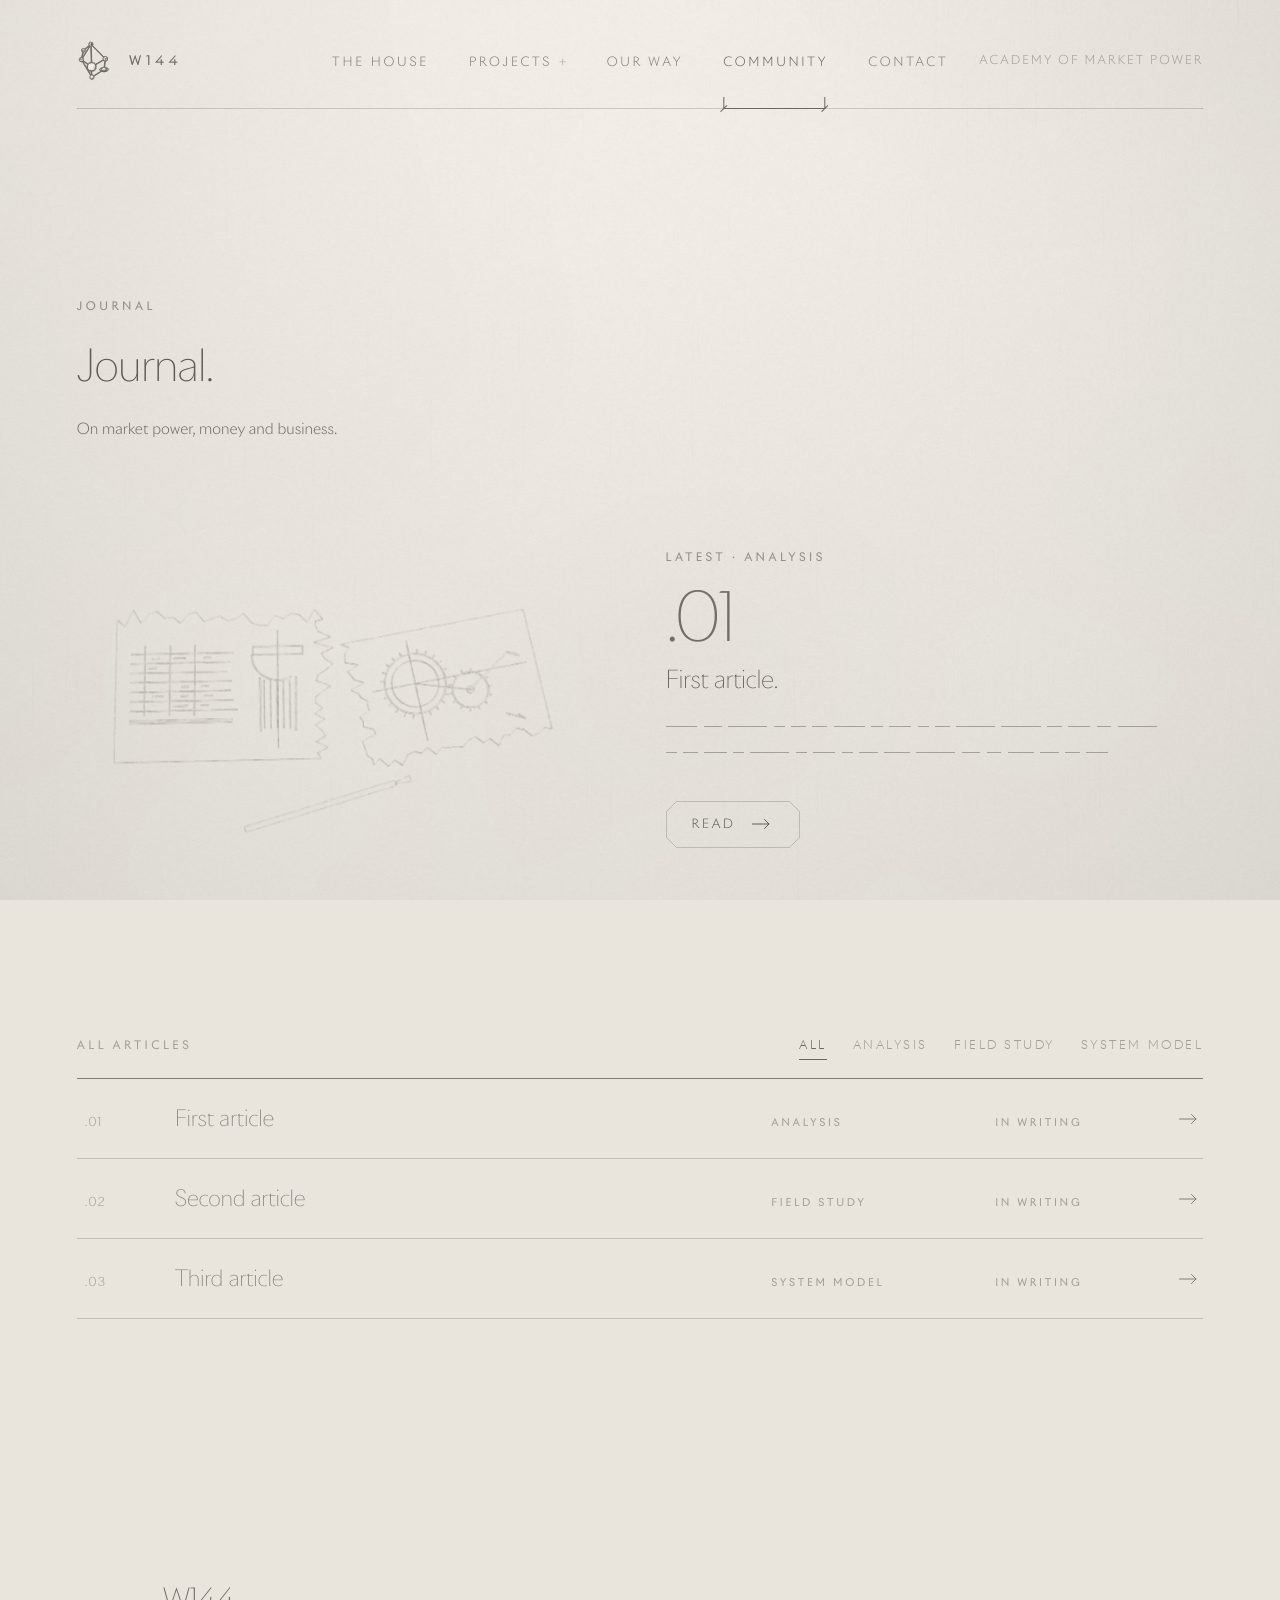
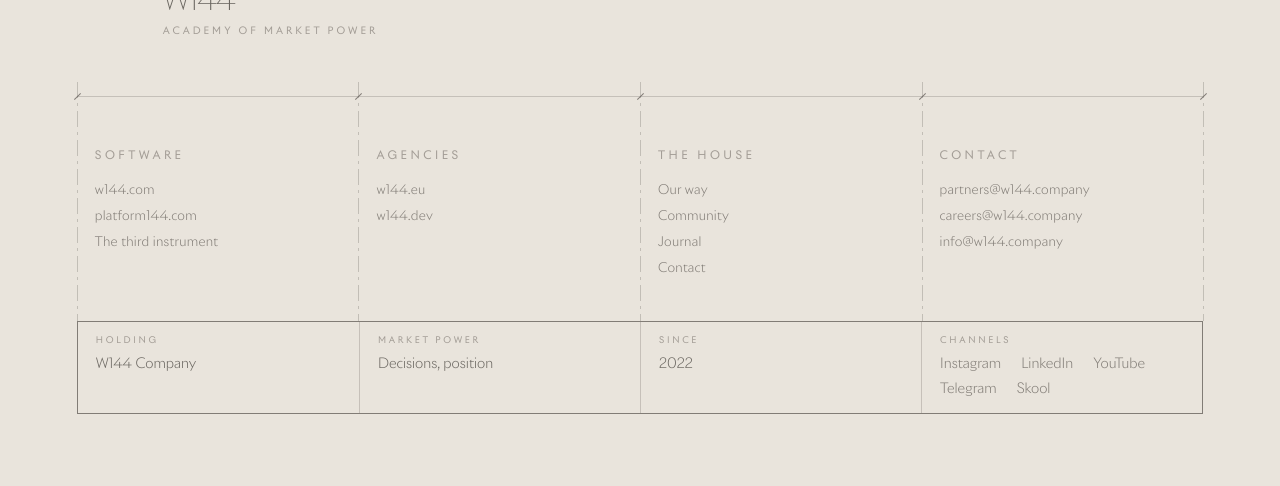
<file: journal.html>
<!doctype html>
<html lang="en">
<head>
<meta charset="utf-8">
<meta name="viewport" content="width=device-width, initial-scale=1">
<title>W144 · Journal</title>
<meta name="description" content="The W144 journal: on market power, money and business.">
<link rel="icon" href="favicon.ico" sizes="32x32">
<link rel="icon" href="assets/logo/favicon.svg" type="image/svg+xml">
<link rel="apple-touch-icon" href="assets/logo/apple-touch-icon.png">
<link rel="stylesheet" href="assets/css/tokens.css">
<link rel="stylesheet" href="assets/css/materials.css">
<link rel="stylesheet" href="assets/css/components.css">
<link rel="stylesheet" href="assets/css/landing.css">
<link rel="stylesheet" href="assets/css/pages.css">
<meta name="robots" content="noindex, follow">
<link rel="canonical" href="https://w144.company/journal.html">
<meta property="og:type" content="website">
<meta property="og:site_name" content="W144">
<meta property="og:locale" content="en_US">
<meta property="og:title" content="W144 · Journal">
<meta property="og:description" content="The W144 journal: on market power, money and business.">
<meta property="og:url" content="https://w144.company/journal.html">
<meta property="og:image" content="https://w144.company/assets/og/w144.jpg">
<meta property="og:image:width" content="2400">
<meta property="og:image:height" content="1260">
<meta property="og:image:alt" content="The Academy of W144 drawn in pencil above the W144 lettering">
<meta name="twitter:card" content="summary_large_image">
<meta name="twitter:title" content="W144 · Journal">
<meta name="twitter:description" content="The W144 journal: on market power, money and business.">
<meta name="twitter:image" content="https://w144.company/assets/og/w144.jpg">
</head>
<body>

<div class="gridlines" aria-hidden="true"><div><i></i><i></i><i></i><i></i><i></i><i></i><i></i><i></i></div></div>

<div class="page">
<main class="wrap" id="top">

  <!-- chrome:nav -->
  <header class="l-top">
    <div class="c-navbar" data-nav>
    <nav class="c-nav ink">
      <div class="brand"><a class="mark mark-ink" href="index.html" data-svg="assets/logo/seven-lights-web.svg" aria-label="W144"></a><span class="word">W144</span></div>
      <ul><li><a class="item" href="index.html"><span class="t">The house</span></a></li><li><a class="item" href="index.html#software" data-sheet="projects" aria-expanded="false" aria-controls="sheet-projects"><span class="t">Projects</span><span class="pl" aria-hidden="true">+</span></a></li><li><a class="item" href="our-way.html"><span class="t">Our way</span></a></li><li><a class="item" href="community.html" aria-current="page"><span class="t">Community</span></a></li><li><a class="item" href="contact.html"><span class="t">Contact</span></a></li></ul>
      <span class="right">Academy of market power</span>
      <button class="menu" type="button" aria-expanded="false" aria-controls="navmob"><span class="t o">Menu</span><span class="t c">Close</span><span class="pl" aria-hidden="true">+</span></button>
    </nav>
    <div class="c-navrule"><hr class="c-rule"><span class="mk" aria-hidden="true"><i class="ext l"></i><i class="ext r"></i><i class="lead"></i></span></div>
    <div class="c-navmob" id="navmob" aria-hidden="true">
      <ul>
        <li style="--k:0"><a class="mi" href="index.html"><span class="t">The house<i class="mk" aria-hidden="true"></i></span></a></li>
        <li style="--k:1"><button class="mi" type="button" aria-expanded="false" aria-controls="navmob-projects"><span class="t">Projects</span><span class="pl" aria-hidden="true">+</span></button>
          <div class="sub" id="navmob-projects"><div>
            <p class="grp lbl">Software</p>
            <a class="pr" href="https://w144.com" target="_blank" rel="noopener"><span class="nm">w144.com</span><span class="ti">Six hubs, one reading</span><span class="st">Open</span><svg class="arr" viewBox="0 0 18 10" aria-hidden="true"><path class="s" d="M0.5 5H17"/><path class="h" d="M12.5 0.5L17 5l-4.5 4.5"/></svg></a>
            <a class="pr" href="https://platform144.com" target="_blank" rel="noopener"><span class="nm">platform144.com</span><span class="ti">Accounting, Ukraine only</span><span class="st">Open</span><svg class="arr" viewBox="0 0 18 10" aria-hidden="true"><path class="s" d="M0.5 5H17"/><path class="h" d="M12.5 0.5L17 5l-4.5 4.5"/></svg></a>
            <div class="pr"><span class="nm">The third instrument</span><span class="ti">Unnamed</span><span class="st">In development</span><span></span></div>
            <p class="grp lbl">Agencies</p>
            <a class="pr" href="https://w144.eu" target="_blank" rel="noopener"><span class="nm">w144.eu</span><span class="ti">Market systems</span><span class="st">Visit</span><svg class="arr" viewBox="0 0 18 10" aria-hidden="true"><path class="s" d="M0.5 5H17"/><path class="h" d="M12.5 0.5L17 5l-4.5 4.5"/></svg></a>
            <a class="pr" href="https://w144.dev" target="_blank" rel="noopener"><span class="nm">w144.dev</span><span class="ti">Product architecture</span><span class="st">Visit</span><svg class="arr" viewBox="0 0 18 10" aria-hidden="true"><path class="s" d="M0.5 5H17"/><path class="h" d="M12.5 0.5L17 5l-4.5 4.5"/></svg></a>
          </div></div></li>
        <li style="--k:2"><a class="mi" href="our-way.html"><span class="t">Our way<i class="mk" aria-hidden="true"></i></span></a></li>
        <li style="--k:3"><a class="mi" href="community.html" aria-current="page"><span class="t">Community<i class="mk" aria-hidden="true"></i></span></a></li>
        <li style="--k:4"><a class="mi" href="contact.html"><span class="t">Contact<i class="mk" aria-hidden="true"></i></span></a></li>
      </ul>
      <figure class="fig" aria-hidden="true" style="--k:5"><img data-src="assets/drawings/bl-institute-b-ink.webp" alt=""></figure>
      <div class="tb ink" style="--k:6">
        <div class="cell"><span class="fl">Holding</span><span class="v">W144 Company</span></div>
        <div class="cell"><span class="fl">Since</span><span class="v">2022</span></div>
        <div class="cell am"><span class="fl">Academy of market power</span></div>
      </div>
    </div>
    <div class="c-navsheet" id="sheet-projects" data-sheet="projects" aria-hidden="true">
      <div class="hd"><p class="lbl">Projects</p><p class="note">Three instruments and two agencies of the house.</p>
        <div class="pv" data-shape="chamfer" data-c="14" data-band="6" aria-hidden="true"><div class="scr"><img data-src="assets/previews/w144-com-1200.webp" alt="" data-i="0" class="on"><img data-src="assets/previews/platform144-1200.webp" alt="" data-i="1"><img data-src="assets/previews/third-1200.webp" alt="" data-i="2"><img data-src="assets/previews/w144-eu-1200.webp" alt="" data-i="3"><img data-src="assets/previews/w144-dev-1200.webp" alt="" data-i="4"></div></div>
        <div class="pvc"><p data-i="0" class="on"><span class="ds">Software for the decisions inside a business.</span></p><p data-i="1"><span class="ds">Private commercial accounting. For Ukraine only.</span></p><p data-i="2"><span class="ds">A business online in five minutes.</span></p><p data-i="3"><span class="ds">A company's position in the market, read on the market power map.</span></p><p data-i="4"><span class="ds">Intervening in a product's economics to raise what it earns.</span></p></div>
      </div>
      <div class="rows">
        <p class="grp lbl" style="--k:0">Software</p>
        <a class="row on" href="https://w144.com" target="_blank" rel="noopener" data-i="0" style="--k:0"><span class="n">01</span><span class="nm">w144.com</span><span class="ti">Six hubs, one reading</span><span class="st">Open</span><svg class="arr" viewBox="0 0 18 10" aria-hidden="true"><path class="s" d="M0.5 5H17"/><path class="h" d="M12.5 0.5L17 5l-4.5 4.5"/></svg></a>
        <a class="row" href="https://platform144.com" target="_blank" rel="noopener" data-i="1" style="--k:1"><span class="n">02</span><span class="nm">platform144.com</span><span class="ti">Accounting, Ukraine only</span><span class="st">Open</span><svg class="arr" viewBox="0 0 18 10" aria-hidden="true"><path class="s" d="M0.5 5H17"/><path class="h" d="M12.5 0.5L17 5l-4.5 4.5"/></svg></a>
        <div class="row" data-i="2" style="--k:2"><span class="n">03</span><span class="nm">The third instrument</span><span class="ti">Unnamed</span><span class="st">In development</span><span></span></div>
        <p class="grp lbl" style="--k:3">Agencies</p>
        <a class="row" href="https://w144.eu" target="_blank" rel="noopener" data-i="3" style="--k:3"><span class="n">04</span><span class="nm">w144.eu</span><span class="ti">Market systems</span><span class="st">Visit</span><svg class="arr" viewBox="0 0 18 10" aria-hidden="true"><path class="s" d="M0.5 5H17"/><path class="h" d="M12.5 0.5L17 5l-4.5 4.5"/></svg></a>
        <a class="row" href="https://w144.dev" target="_blank" rel="noopener" data-i="4" style="--k:4"><span class="n">05</span><span class="nm">w144.dev</span><span class="ti">Product architecture</span><span class="st">Visit</span><svg class="arr" viewBox="0 0 18 10" aria-hidden="true"><path class="s" d="M0.5 5H17"/><path class="h" d="M12.5 0.5L17 5l-4.5 4.5"/></svg></a>
      </div>
    </div>
    </div>
  </header>
  <!-- /chrome:nav -->

  <!-- the journal: the latest article large, then the rubrics and a register of every article (tools/journal.py) -->
  <section class="s-open">
    <div class="c-open ink">
      <p class="lbl">Journal</p>
      <h1>Journal.</h1>
      <p class="lead">On market power, money and business.</p>
    </div>
  </section>

  <section class="l-sec s-jlatest">
    <a class="c-jlatest ink" href="journal-01.html">
      <figure class="fg"><img srcset="assets/drawings/bl-scraps-1200.webp 1200w, assets/drawings/bl-scraps.webp 1800w" sizes="(max-width: 900px) 100vw, 60vw" fetchpriority="high" src="assets/drawings/bl-scraps.webp" alt="" data-phys="print" data-wear="0.06" data-fit="contain" style="aspect-ratio:1800 / 1145"></figure>
      <div class="tx"><p class="lbl">Latest · Analysis</p><p class="no">.01</p><h2>First article.</h2><p class="greek lead" aria-hidden="true"><i style="--w:3.4"></i><i style="--w:2.0"></i><i style="--w:4.2"></i><i style="--w:1.2"></i><i style="--w:1.6"></i><i style="--w:1.6"></i><i style="--w:3.4"></i><i style="--w:1.2"></i><i style="--w:2.4"></i><i style="--w:1.2"></i><i style="--w:1.6"></i><i style="--w:4.2"></i><i style="--w:4.2"></i><i style="--w:1.6"></i><i style="--w:2.4"></i><i style="--w:1.6"></i><i style="--w:4.2"></i><i style="--w:1.2"></i><i style="--w:1.6"></i><i style="--w:2.4"></i><i style="--w:1.2"></i><i style="--w:4.2"></i><i style="--w:1.2"></i><i style="--w:2.4"></i><i style="--w:1.2"></i><i style="--w:2.0"></i><i style="--w:2.8"></i><i style="--w:4.2"></i><i style="--w:2.0"></i><i style="--w:1.6"></i><i style="--w:2.8"></i><i style="--w:2.0"></i><i style="--w:1.6"></i><i style="--w:2.4"></i></p><span class="c-shape" data-shape="chamfer"><span class="w">Read</span><svg class="arr" viewBox="0 0 18 10" aria-hidden="true"><path class="s" d="M0.5 5H17"/><path class="h" d="M12.5 0.5L17 5l-4.5 4.5"/></svg></span></div>
    </a>
  </section>

  <section class="l-sec s-jreg">
    <div class="c-jreg ink">
      <div class="hd"><p class="lbl">All articles</p><div class="filt" role="group" aria-label="Rubrics"><button class="on" type="button" data-f="all">All</button><button type="button" data-f="Analysis">Analysis</button><button type="button" data-f="Field study">Field study</button><button type="button" data-f="System model">System model</button></div></div>
      <div class="rows">
        <a class="r" href="journal-01.html" data-rub="Analysis"><i class="hb pass"></i><span class="n">.01</span><span class="t">First article</span><span class="rb">Analysis</span><span class="st">In writing</span><svg class="arr" viewBox="0 0 18 10" aria-hidden="true"><path class="s" d="M0.5 5H17"/><path class="h" d="M12.5 0.5L17 5l-4.5 4.5"/></svg></a>
        <a class="r" href="journal-02.html" data-rub="Field study"><i class="hb pass"></i><span class="n">.02</span><span class="t">Second article</span><span class="rb">Field study</span><span class="st">In writing</span><svg class="arr" viewBox="0 0 18 10" aria-hidden="true"><path class="s" d="M0.5 5H17"/><path class="h" d="M12.5 0.5L17 5l-4.5 4.5"/></svg></a>
        <a class="r" href="journal-03.html" data-rub="System model"><i class="hb pass"></i><span class="n">.03</span><span class="t">Third article</span><span class="rb">System model</span><span class="st">In writing</span><svg class="arr" viewBox="0 0 18 10" aria-hidden="true"><path class="s" d="M0.5 5H17"/><path class="h" d="M12.5 0.5L17 5l-4.5 4.5"/></svg></a>
      </div>
    </div>
  </section>

  <!-- chrome:foot -->
  <section class="l-sec l-foot" id="contact">
    <footer class="c-foot c-foot--arch">
      <div class="axes" aria-hidden="true"><i class="ax" style="--k:0"></i><i class="ax s" style="--k:1"></i><i class="ax s" style="--k:2"></i><i class="ax" style="--k:3"></i><i class="ax" style="--k:4"></i><i class="ax" style="--k:5"></i><i class="ax" style="--k:6"></i><i class="ax s" style="--k:7"></i><i class="ax" style="--k:8"></i><i class="chain"></i></div>
      <div class="brand ink"><div class="mk"><img loading="lazy" decoding="async" src="assets/drawings/bl-mark-s.webp" alt="" data-phys="print" data-wear="0.1" data-fit="contain" style="aspect-ratio: 240 / 293"></div><div><span class="w">W144</span><span class="mt">Academy of market power</span></div></div>
      <div class="col c1 ink"><p class="lbl">Software</p><a href="https://w144.com" target="_blank" rel="noopener">w144.com</a><a href="https://platform144.com" target="_blank" rel="noopener">platform144.com</a><a href="index.html#software">The third instrument</a></div>
      <div class="col c2 ink"><p class="lbl">Agencies</p><a href="https://w144.eu" target="_blank" rel="noopener">w144.eu</a><a href="https://w144.dev" target="_blank" rel="noopener">w144.dev</a></div>
      <div class="col c3 ink"><p class="lbl">The house</p><a href="our-way.html">Our way</a><a href="community.html">Community</a><a href="journal.html">Journal</a><a href="contact.html">Contact</a></div>
      <div class="col c4 ink"><p class="lbl">Contact</p><a href="mailto:partners@w144.company"><span class="m">partners@w144.company</span><span class="p">Partnership</span></a><a href="mailto:careers@w144.company"><span class="m">careers@w144.company</span><span class="p">Careers</span></a><a href="mailto:info@w144.company"><span class="m">info@w144.company</span><span class="p">Everything else</span></a></div>
      <div class="col c5 ink"><p class="lbl">Channels</p><a href="#">Instagram</a><a href="#">LinkedIn</a><a href="#">YouTube</a><a href="#">Telegram</a><a href="#">Skool</a></div>
      <div class="tblock ink">
        <div class="cell f1"><span class="fl">Holding</span><span class="v">W144 Company</span></div>
        <div class="cell f2"><span class="fl">Market power</span><span class="v">Decisions, position</span></div>
        <div class="cell f3"><span class="fl">Since</span><span class="v">2022</span></div>
        <div class="cell f4"><span class="fl">Channels</span><span class="v ch"><a href="#">Instagram</a><a href="#">LinkedIn</a><a href="#">YouTube</a><a href="#">Telegram</a><a href="#">Skool</a></span></div>
      </div>
    </footer>
  </section>
  <!-- /chrome:foot -->

</main>
</div>
<script src="assets/js/shapes.js" defer></script>
<script src="assets/js/nav.js" defer></script>
<script src="assets/js/journal.js" defer></script>
<script type="module" src="assets/js/materials.js"></script>
</body>
</html>
</file>
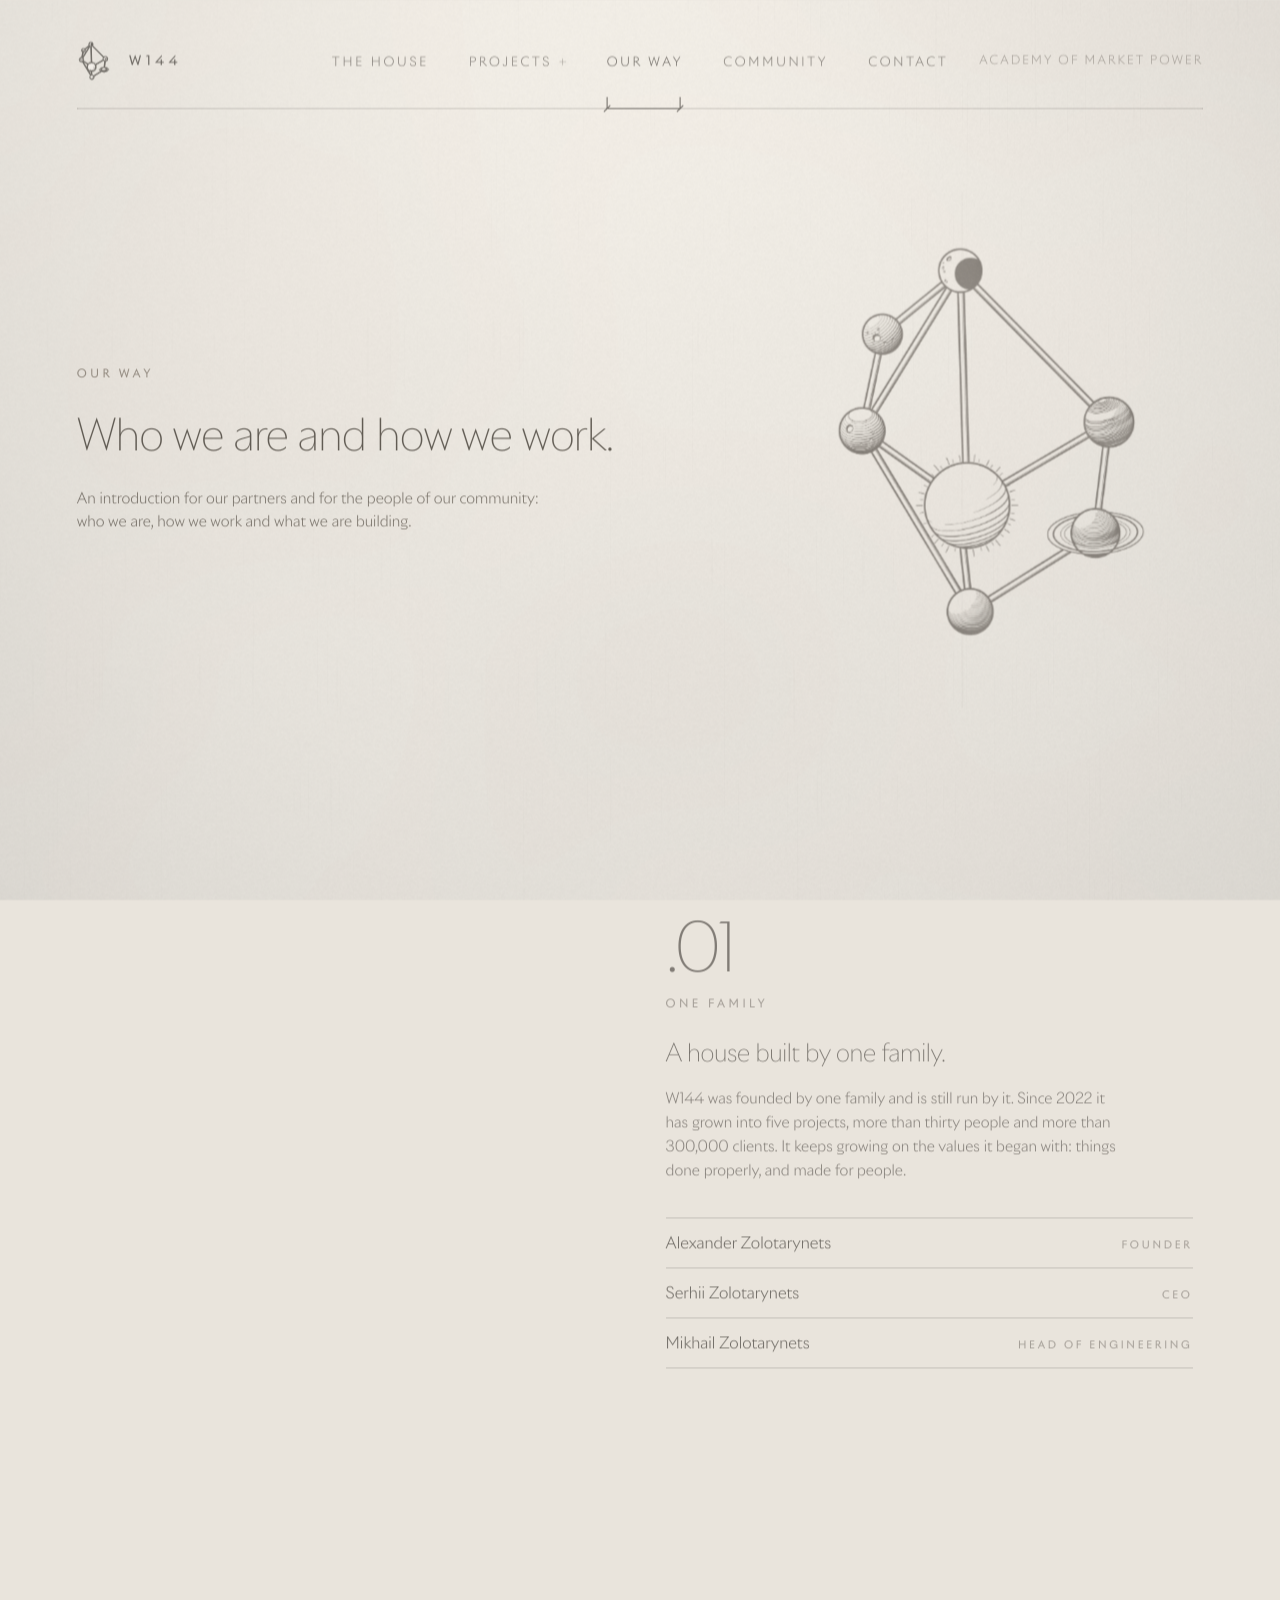
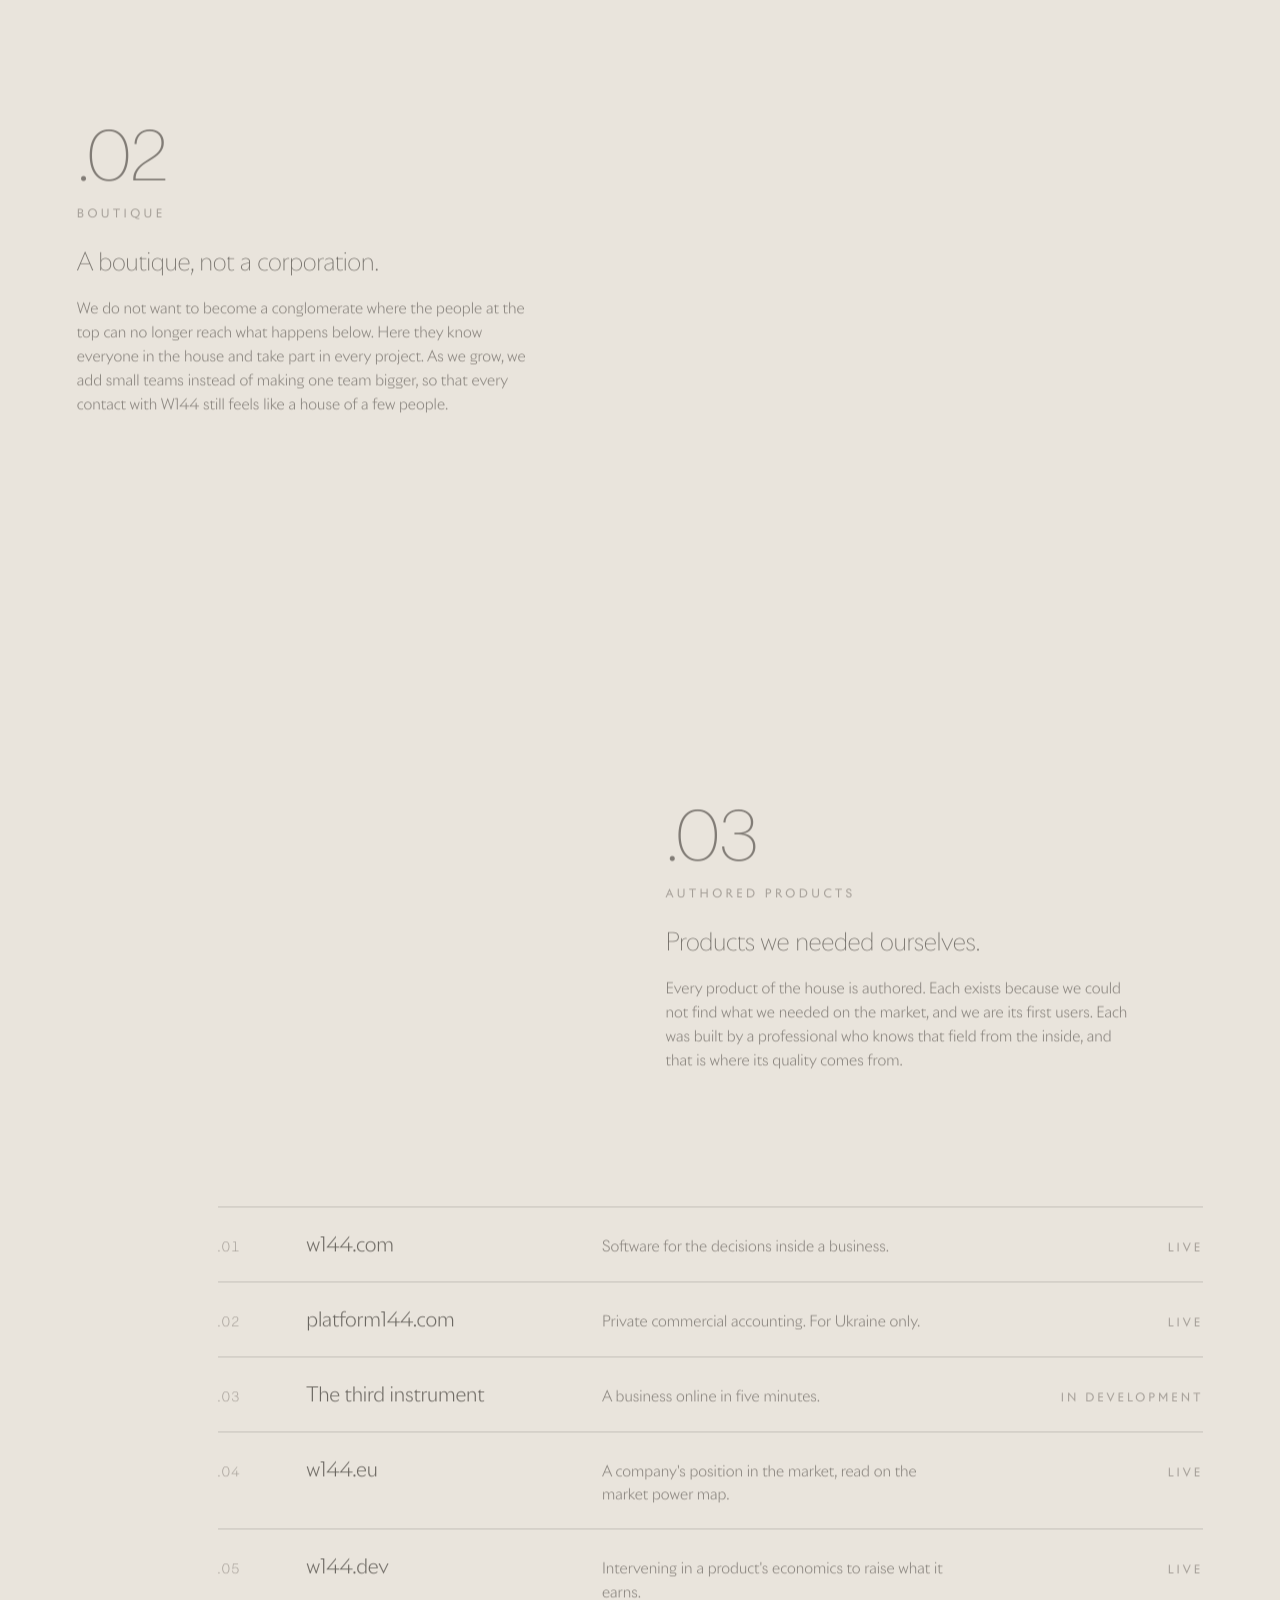
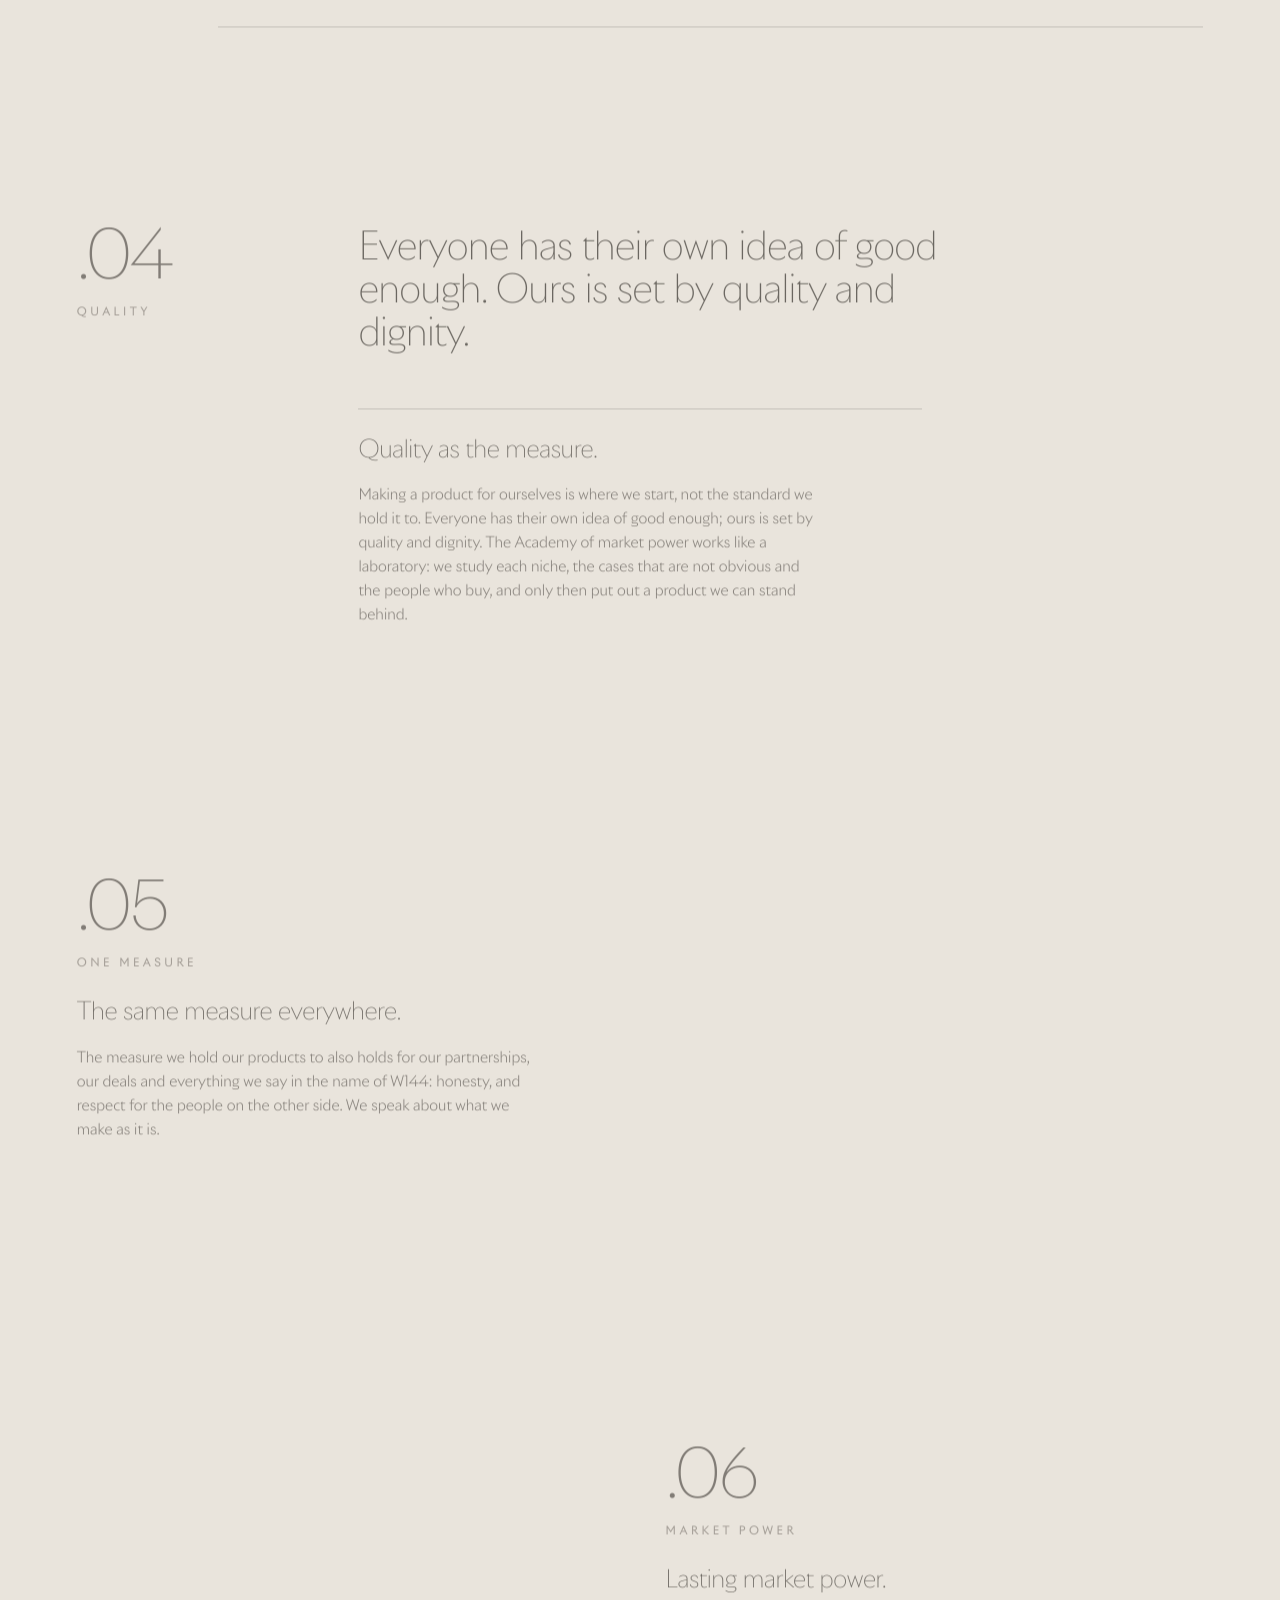
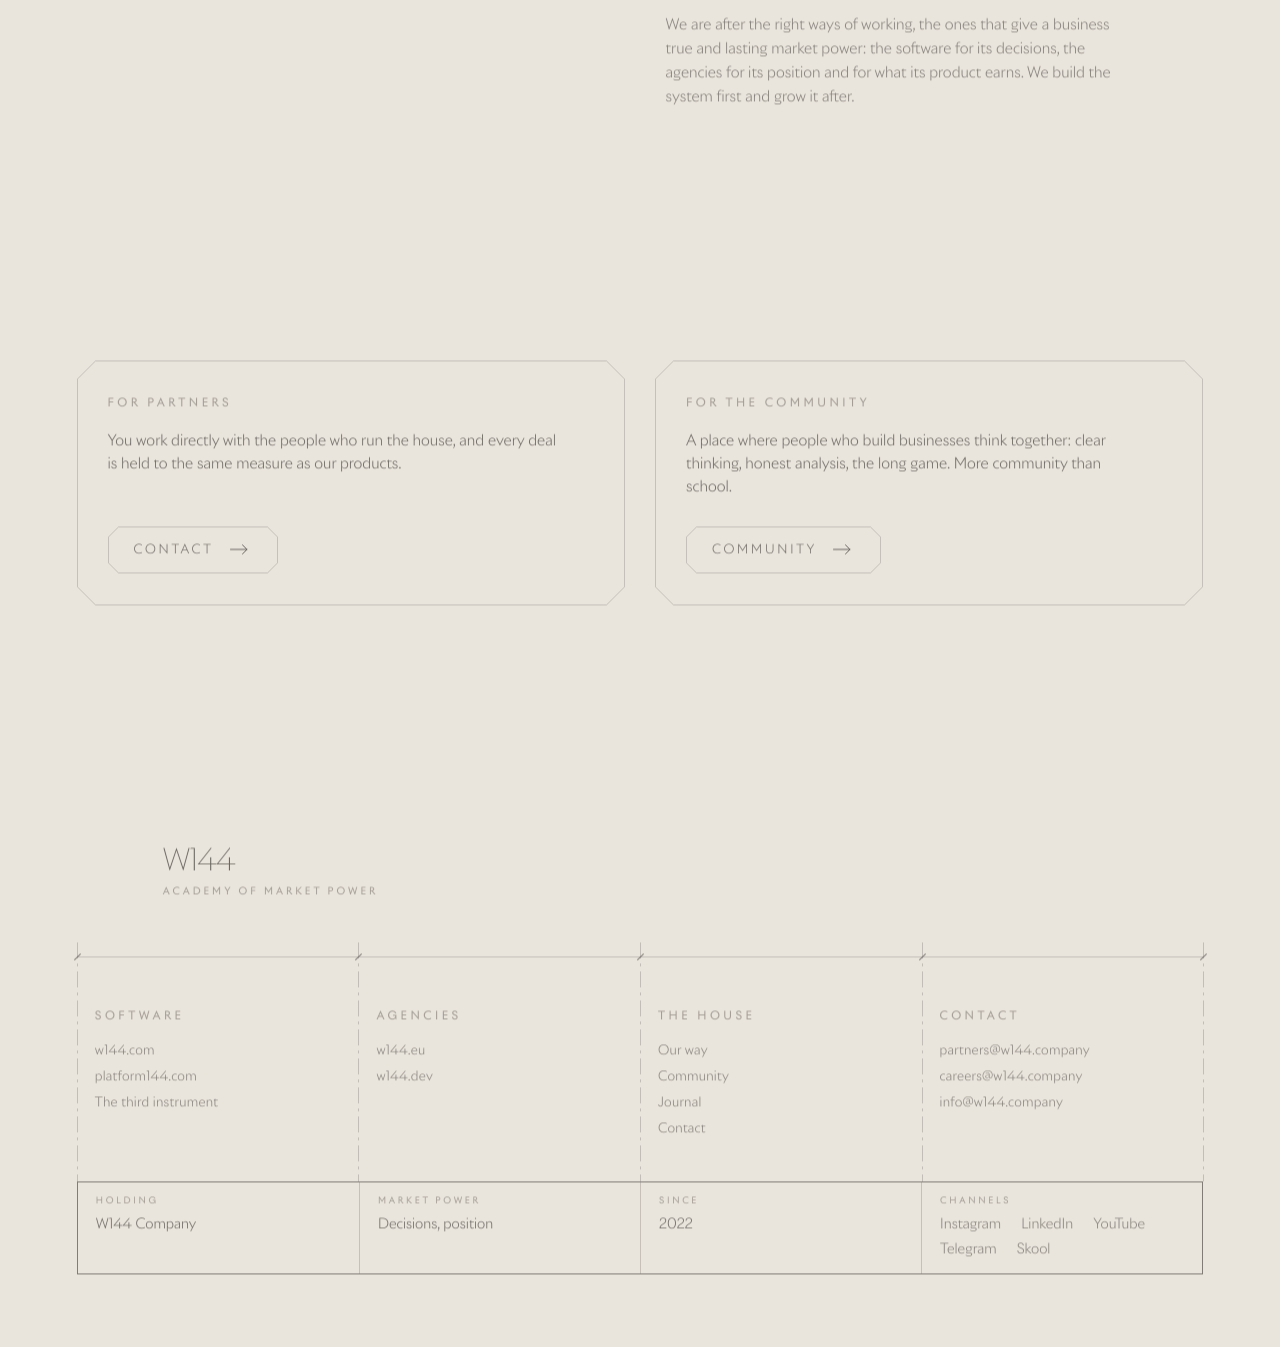
<file: our-way.html>
<!doctype html>
<html lang="en">
<head>
<meta charset="utf-8">
<meta name="viewport" content="width=device-width, initial-scale=1">
<title>W144 · Our way</title>
<meta name="description" content="Who we are and how we work: a house built by one family, a boutique, authored products, one measure for everything.">
<link rel="icon" href="favicon.ico" sizes="32x32">
<link rel="icon" href="assets/logo/favicon.svg" type="image/svg+xml">
<link rel="apple-touch-icon" href="assets/logo/apple-touch-icon.png">
<link rel="stylesheet" href="assets/css/tokens.css">
<link rel="stylesheet" href="assets/css/materials.css">
<link rel="stylesheet" href="assets/css/components.css">
<link rel="stylesheet" href="assets/css/landing.css">
<link rel="stylesheet" href="assets/css/pages.css">
<link rel="canonical" href="https://w144.company/our-way.html">
<meta property="og:type" content="website">
<meta property="og:site_name" content="W144">
<meta property="og:locale" content="en_US">
<meta property="og:title" content="W144 · Our way">
<meta property="og:description" content="Who we are and how we work: a house built by one family, a boutique, authored products, one measure for everything.">
<meta property="og:url" content="https://w144.company/our-way.html">
<meta property="og:image" content="https://w144.company/assets/og/w144.jpg">
<meta property="og:image:width" content="2400">
<meta property="og:image:height" content="1260">
<meta property="og:image:alt" content="The Academy of W144 drawn in pencil above the W144 lettering">
<meta name="twitter:card" content="summary_large_image">
<meta name="twitter:title" content="W144 · Our way">
<meta name="twitter:description" content="Who we are and how we work: a house built by one family, a boutique, authored products, one measure for everything.">
<meta name="twitter:image" content="https://w144.company/assets/og/w144.jpg">
<script type="application/ld+json">{"@context":"https://schema.org","@graph":[{"@type":"Organization","@id":"https://w144.company/#organization","name":"W144","alternateName":["W144 Company","Academy of market power"],"url":"https://w144.company/","logo":{"@type":"ImageObject","url":"https://w144.company/assets/logo/apple-touch-icon.png","width":180,"height":180},"description":"W144: a house of two agencies and three instruments. We study why one business holds and another breaks, and build the instruments that help yours hold.","foundingDate":"2022","numberOfEmployees":{"@type":"QuantitativeValue","minValue":30},"founder":{"@type":"Person","name":"Alexander Zolotarynets","jobTitle":"Founder"},"employee":[{"@type":"Person","name":"Serhii Zolotarynets","jobTitle":"CEO"},{"@type":"Person","name":"Mikhail Zolotarynets","jobTitle":"Head of Engineering"}],"contactPoint":[{"@type":"ContactPoint","contactType":"Partnership","email":"partners@w144.company"},{"@type":"ContactPoint","contactType":"Careers","email":"careers@w144.company"},{"@type":"ContactPoint","contactType":"Everything else","email":"info@w144.company"}],"subOrganization":[{"@type":"Organization","name":"w144.eu","url":"https://w144.eu","description":"A company's position in the market, read on the market power map."},{"@type":"Organization","name":"w144.dev","url":"https://w144.dev","description":"Intervening in a product's economics to raise what it earns."}]},{"@type":"WebSite","@id":"https://w144.company/#website","url":"https://w144.company/","name":"W144","inLanguage":"en","publisher":{"@id":"https://w144.company/#organization"}},{"@type":"AboutPage","@id":"https://w144.company/our-way.html#webpage","url":"https://w144.company/our-way.html","name":"W144 · Our way","description":"Who we are and how we work: a house built by one family, a boutique, authored products, one measure for everything.","inLanguage":"en","isPartOf":{"@id":"https://w144.company/#website"},"about":{"@id":"https://w144.company/#organization"},"primaryImageOfPage":{"@type":"ImageObject","url":"https://w144.company/assets/og/w144.jpg","width":2400,"height":1260}}]}</script>
</head>
<body>

<div class="gridlines" aria-hidden="true"><div><i></i><i></i><i></i><i></i><i></i><i></i><i></i><i></i></div></div>

<div class="page">
<main class="wrap" id="top">

  <!-- chrome:nav -->
  <header class="l-top">
    <div class="c-navbar" data-nav>
    <nav class="c-nav ink">
      <div class="brand"><a class="mark mark-ink" href="index.html" data-svg="assets/logo/seven-lights-web.svg" aria-label="W144"></a><span class="word">W144</span></div>
      <ul><li><a class="item" href="index.html"><span class="t">The house</span></a></li><li><a class="item" href="index.html#software" data-sheet="projects" aria-expanded="false" aria-controls="sheet-projects"><span class="t">Projects</span><span class="pl" aria-hidden="true">+</span></a></li><li><a class="item" href="our-way.html" aria-current="page"><span class="t">Our way</span></a></li><li><a class="item" href="community.html"><span class="t">Community</span></a></li><li><a class="item" href="contact.html"><span class="t">Contact</span></a></li></ul>
      <span class="right">Academy of market power</span>
      <button class="menu" type="button" aria-expanded="false" aria-controls="navmob"><span class="t o">Menu</span><span class="t c">Close</span><span class="pl" aria-hidden="true">+</span></button>
    </nav>
    <div class="c-navrule"><hr class="c-rule"><span class="mk" aria-hidden="true"><i class="ext l"></i><i class="ext r"></i><i class="lead"></i></span></div>
    <div class="c-navmob" id="navmob" aria-hidden="true">
      <ul>
        <li style="--k:0"><a class="mi" href="index.html"><span class="t">The house<i class="mk" aria-hidden="true"></i></span></a></li>
        <li style="--k:1"><button class="mi" type="button" aria-expanded="false" aria-controls="navmob-projects"><span class="t">Projects</span><span class="pl" aria-hidden="true">+</span></button>
          <div class="sub" id="navmob-projects"><div>
            <p class="grp lbl">Software</p>
            <a class="pr" href="https://w144.com" target="_blank" rel="noopener"><span class="nm">w144.com</span><span class="ti">Six hubs, one reading</span><span class="st">Open</span><svg class="arr" viewBox="0 0 18 10" aria-hidden="true"><path class="s" d="M0.5 5H17"/><path class="h" d="M12.5 0.5L17 5l-4.5 4.5"/></svg></a>
            <a class="pr" href="https://platform144.com" target="_blank" rel="noopener"><span class="nm">platform144.com</span><span class="ti">Accounting, Ukraine only</span><span class="st">Open</span><svg class="arr" viewBox="0 0 18 10" aria-hidden="true"><path class="s" d="M0.5 5H17"/><path class="h" d="M12.5 0.5L17 5l-4.5 4.5"/></svg></a>
            <div class="pr"><span class="nm">The third instrument</span><span class="ti">Unnamed</span><span class="st">In development</span><span></span></div>
            <p class="grp lbl">Agencies</p>
            <a class="pr" href="https://w144.eu" target="_blank" rel="noopener"><span class="nm">w144.eu</span><span class="ti">Market systems</span><span class="st">Visit</span><svg class="arr" viewBox="0 0 18 10" aria-hidden="true"><path class="s" d="M0.5 5H17"/><path class="h" d="M12.5 0.5L17 5l-4.5 4.5"/></svg></a>
            <a class="pr" href="https://w144.dev" target="_blank" rel="noopener"><span class="nm">w144.dev</span><span class="ti">Product architecture</span><span class="st">Visit</span><svg class="arr" viewBox="0 0 18 10" aria-hidden="true"><path class="s" d="M0.5 5H17"/><path class="h" d="M12.5 0.5L17 5l-4.5 4.5"/></svg></a>
          </div></div></li>
        <li style="--k:2"><a class="mi" href="our-way.html" aria-current="page"><span class="t">Our way<i class="mk" aria-hidden="true"></i></span></a></li>
        <li style="--k:3"><a class="mi" href="community.html"><span class="t">Community<i class="mk" aria-hidden="true"></i></span></a></li>
        <li style="--k:4"><a class="mi" href="contact.html"><span class="t">Contact<i class="mk" aria-hidden="true"></i></span></a></li>
      </ul>
      <figure class="fig" aria-hidden="true" style="--k:5"><img data-src="assets/drawings/bl-institute-b-ink.webp" alt=""></figure>
      <div class="tb ink" style="--k:6">
        <div class="cell"><span class="fl">Holding</span><span class="v">W144 Company</span></div>
        <div class="cell"><span class="fl">Since</span><span class="v">2022</span></div>
        <div class="cell am"><span class="fl">Academy of market power</span></div>
      </div>
    </div>
    <div class="c-navsheet" id="sheet-projects" data-sheet="projects" aria-hidden="true">
      <div class="hd"><p class="lbl">Projects</p><p class="note">Three instruments and two agencies of the house.</p>
        <div class="pv" data-shape="chamfer" data-c="14" data-band="6" aria-hidden="true"><div class="scr"><img data-src="assets/previews/w144-com-1200.webp" alt="" data-i="0" class="on"><img data-src="assets/previews/platform144-1200.webp" alt="" data-i="1"><img data-src="assets/previews/third-1200.webp" alt="" data-i="2"><img data-src="assets/previews/w144-eu-1200.webp" alt="" data-i="3"><img data-src="assets/previews/w144-dev-1200.webp" alt="" data-i="4"></div></div>
        <div class="pvc"><p data-i="0" class="on"><span class="ds">Software for the decisions inside a business.</span></p><p data-i="1"><span class="ds">Private commercial accounting. For Ukraine only.</span></p><p data-i="2"><span class="ds">A business online in five minutes.</span></p><p data-i="3"><span class="ds">A company's position in the market, read on the market power map.</span></p><p data-i="4"><span class="ds">Intervening in a product's economics to raise what it earns.</span></p></div>
      </div>
      <div class="rows">
        <p class="grp lbl" style="--k:0">Software</p>
        <a class="row on" href="https://w144.com" target="_blank" rel="noopener" data-i="0" style="--k:0"><span class="n">01</span><span class="nm">w144.com</span><span class="ti">Six hubs, one reading</span><span class="st">Open</span><svg class="arr" viewBox="0 0 18 10" aria-hidden="true"><path class="s" d="M0.5 5H17"/><path class="h" d="M12.5 0.5L17 5l-4.5 4.5"/></svg></a>
        <a class="row" href="https://platform144.com" target="_blank" rel="noopener" data-i="1" style="--k:1"><span class="n">02</span><span class="nm">platform144.com</span><span class="ti">Accounting, Ukraine only</span><span class="st">Open</span><svg class="arr" viewBox="0 0 18 10" aria-hidden="true"><path class="s" d="M0.5 5H17"/><path class="h" d="M12.5 0.5L17 5l-4.5 4.5"/></svg></a>
        <div class="row" data-i="2" style="--k:2"><span class="n">03</span><span class="nm">The third instrument</span><span class="ti">Unnamed</span><span class="st">In development</span><span></span></div>
        <p class="grp lbl" style="--k:3">Agencies</p>
        <a class="row" href="https://w144.eu" target="_blank" rel="noopener" data-i="3" style="--k:3"><span class="n">04</span><span class="nm">w144.eu</span><span class="ti">Market systems</span><span class="st">Visit</span><svg class="arr" viewBox="0 0 18 10" aria-hidden="true"><path class="s" d="M0.5 5H17"/><path class="h" d="M12.5 0.5L17 5l-4.5 4.5"/></svg></a>
        <a class="row" href="https://w144.dev" target="_blank" rel="noopener" data-i="4" style="--k:4"><span class="n">05</span><span class="nm">w144.dev</span><span class="ti">Product architecture</span><span class="st">Visit</span><svg class="arr" viewBox="0 0 18 10" aria-hidden="true"><path class="s" d="M0.5 5H17"/><path class="h" d="M12.5 0.5L17 5l-4.5 4.5"/></svg></a>
      </div>
    </div>
    </div>
  </header>
  <!-- /chrome:nav -->

  <!-- our way: who we are and how we work, for partners and for the community (owner 2026-10-25). Laid out like the
       spreads of a monograph: the mark beside the title as a frontispiece; then a sheet per chapter, the drawing on one
       side and the text on the other, the sides alternating; the chapter on quality set as a quotation instead -->
  <section class="s-open s-wayopen">
    <div class="c-wayopen ink">
      <div class="hd"><p class="lbl">Our way</p><h1>Who we are and how we work.</h1><p class="lead">An introduction for our partners and for the people of our community: who we are, how we work and what we are building.</p></div>
      <figure class="fm"><img srcset="assets/drawings/bl-mark-1200.webp 1200w, assets/drawings/bl-mark.webp 1474w" sizes="(max-width: 900px) 100vw, 60vw" fetchpriority="high" src="assets/drawings/bl-mark.webp" alt="The W144 mark, the seven lights, drawn in pencil" data-phys="print" data-wear="0.06" data-fit="contain" style="aspect-ratio:1474 / 1800"></figure>
    </div>
  </section>

  <section class="l-sec s-sheet" id="one-family">
    <div class="c-sheet ink">
      <figure class="fg"><img srcset="assets/drawings/bl-institute-b-1200.webp 1200w, assets/drawings/bl-institute-b.webp 1800w" sizes="(max-width: 900px) 100vw, 60vw" loading="lazy" decoding="async" src="assets/drawings/bl-institute-b.webp" alt="The Academy, the house of W144, in three quarters from its garden: the portico and the stair, the dome, the wings and the clock tower" data-phys="print" data-wear="0.06" data-fit="contain" style="--ar: 1.9846; aspect-ratio:1800 / 907"></figure>
      <div class="tx"><p class="no">.01</p><p class="lbl">One family</p><h2>A house built by one family.</h2><p>W144 was founded by one family and is still run by it. Since 2022 it has grown into five projects, more than thirty people and more than 300,000 clients. It keeps growing on the values it began with: things done properly, and made for people.</p><ul class="c-names"><li><span class="nm">Alexander Zolotarynets</span><span class="rl">Founder</span></li><li><span class="nm">Serhii Zolotarynets</span><span class="rl">CEO</span></li><li><span class="nm">Mikhail Zolotarynets</span><span class="rl">Head of Engineering</span></li></ul></div>
    </div>
  </section>

  <section class="l-sec s-sheet" id="boutique">
    <div class="c-sheet ink flip">
      <figure class="fg tall"><img srcset="assets/drawings/bl-bergere-1200.webp 1200w, assets/drawings/bl-bergere.webp 1500w" sizes="(max-width: 900px) 100vw, 60vw" loading="lazy" decoding="async" src="assets/drawings/bl-bergere.webp" alt="A bergère armchair before a panelled wall, lit by a floor lamp, a round side table with books and a glass of whisky beside it" data-phys="print" data-wear="0.06" data-fit="contain" style="--ar: 0.8078; aspect-ratio:1500 / 1857"></figure>
      <div class="tx"><p class="no">.02</p><p class="lbl">Boutique</p><h2>A boutique, not a corporation.</h2><p>We do not want to become a conglomerate where the people at the top can no longer reach what happens below. Here they know everyone in the house and take part in every project. As we grow, we add small teams instead of making one team bigger, so that every contact with W144 still feels like a house of a few people.</p></div>
    </div>
  </section>

  <section class="l-sec s-sheet" id="authored">
    <div class="c-sheet ink">
      <figure class="fg"><img srcset="assets/drawings/bl-clock-1200.webp 1200w, assets/drawings/bl-clock.webp 1800w" sizes="(max-width: 900px) 100vw, 60vw" loading="lazy" decoding="async" src="assets/drawings/bl-clock.webp" alt="A tower clock drawn as an object, its movement open, the dial set aside" data-phys="print" data-wear="0.06" data-fit="contain" style="--ar: 1.6; aspect-ratio:1800 / 1125"></figure>
      <div class="tx"><p class="no">.03</p><p class="lbl">Authored products</p><h2>Products we needed ourselves.</h2><p>Every product of the house is authored. Each exists because we could not find what we needed on the market, and we are its first users. Each was built by a professional who knows that field from the inside, and that is where its quality comes from.</p></div>
      <div class="wide"><table class="c-sched c-five">
          <tr><td class="n">.01</td><td class="name">w144.com</td><td class="desc">Software for the decisions inside a business.</td><td class="st">Live</td></tr>
          <tr><td class="n">.02</td><td class="name">platform144.com</td><td class="desc">Private commercial accounting. For Ukraine only.</td><td class="st">Live</td></tr>
          <tr><td class="n">.03</td><td class="name">The third instrument</td><td class="desc">A business online in five minutes.</td><td class="st">In development</td></tr>
          <tr><td class="n">.04</td><td class="name">w144.eu</td><td class="desc">A company's position in the market, read on the market power map.</td><td class="st">Live</td></tr>
          <tr><td class="n">.05</td><td class="name">w144.dev</td><td class="desc">Intervening in a product's economics to raise what it earns.</td><td class="st">Live</td></tr>
        </table></div>
    </div>
  </section>

  <section class="l-sec s-sheet s-quote" id="quality">
    <div class="c-quote ink">
      <div class="m"><p class="no">.04</p><p class="lbl">Quality</p></div>
      <blockquote class="q"><p>Everyone has their own idea of good enough. Ours is set by quality and dignity.</p></blockquote>
      <div class="tx"><h2>Quality as the measure.</h2><p>Making a product for ourselves is where we start, not the standard we hold it to. Everyone has their own idea of good enough; ours is set by quality and dignity. The Academy of market power works like a laboratory: we study each niche, the cases that are not obvious and the people who buy, and only then put out a product we can stand behind.</p></div>
    </div>
  </section>

  <section class="l-sec s-sheet" id="one-measure">
    <div class="c-sheet ink flip">
      <figure class="fg"><img srcset="assets/drawings/bl-seal-signet-1200.webp 1200w, assets/drawings/bl-seal-signet.webp 1800w" sizes="(max-width: 900px) 100vw, 60vw" loading="lazy" decoding="async" src="assets/drawings/bl-seal-signet.webp" alt="A seal struck with the W144 mark and, beside it, its handle, as wide as the seal" data-phys="print" data-wear="0.06" data-fit="contain" style="--ar: 1.4286; aspect-ratio:1800 / 1260"></figure>
      <div class="tx"><p class="no">.05</p><p class="lbl">One measure</p><h2>The same measure everywhere.</h2><p>The measure we hold our products to also holds for our partnerships, our deals and everything we say in the name of W144: honesty, and respect for the people on the other side. We speak about what we make as it is.</p></div>
    </div>
  </section>

  <section class="l-sec s-sheet" id="market-power">
    <div class="c-sheet ink">
      <figure class="fg"><img srcset="assets/drawings/bl-board144-1200.webp 1200w, assets/drawings/bl-board144.webp 1800w" sizes="(max-width: 900px) 100vw, 60vw" loading="lazy" decoding="async" src="assets/drawings/bl-board144.webp" alt="A board of twelve by twelve with pieces in a position" data-phys="print" data-wear="0.06" data-fit="contain" style="--ar: 1.4118; aspect-ratio:1800 / 1275"></figure>
      <div class="tx"><p class="no">.06</p><p class="lbl">Market power</p><h2>Lasting market power.</h2><p>We are after the right ways of working, the ones that give a business true and lasting market power: the software for its decisions, the agencies for its position and for what its product earns. We build the system first and grow it after.</p></div>
    </div>
  </section>

  <section class="l-sec s-notes">
    <div class="c-notes">
      <div class="nt" data-shape="chamfer" data-c="18" data-band="8"><p class="lbl">For partners</p><p class="tx">You work directly with the people who run the house, and every deal is held to the same measure as our products.</p><a class="c-shape" data-shape="chamfer" href="contact.html"><span class="w">Contact</span><svg class="arr" viewBox="0 0 18 10" aria-hidden="true"><path class="s" d="M0.5 5H17"/><path class="h" d="M12.5 0.5L17 5l-4.5 4.5"/></svg></a></div>
      <div class="nt" data-shape="chamfer" data-c="18" data-band="8"><p class="lbl">For the community</p><p class="tx">A place where people who build businesses think together: clear thinking, honest analysis, the long game. More community than school.</p><a class="c-shape" data-shape="chamfer" href="community.html"><span class="w">Community</span><svg class="arr" viewBox="0 0 18 10" aria-hidden="true"><path class="s" d="M0.5 5H17"/><path class="h" d="M12.5 0.5L17 5l-4.5 4.5"/></svg></a></div>
    </div>
  </section>

  <!-- chrome:foot -->
  <section class="l-sec l-foot" id="contact">
    <footer class="c-foot c-foot--arch">
      <div class="axes" aria-hidden="true"><i class="ax" style="--k:0"></i><i class="ax s" style="--k:1"></i><i class="ax s" style="--k:2"></i><i class="ax" style="--k:3"></i><i class="ax" style="--k:4"></i><i class="ax" style="--k:5"></i><i class="ax" style="--k:6"></i><i class="ax s" style="--k:7"></i><i class="ax" style="--k:8"></i><i class="chain"></i></div>
      <div class="brand ink"><div class="mk"><img loading="lazy" decoding="async" src="assets/drawings/bl-mark-s.webp" alt="" data-phys="print" data-wear="0.1" data-fit="contain" style="aspect-ratio: 240 / 293"></div><div><span class="w">W144</span><span class="mt">Academy of market power</span></div></div>
      <div class="col c1 ink"><p class="lbl">Software</p><a href="https://w144.com" target="_blank" rel="noopener">w144.com</a><a href="https://platform144.com" target="_blank" rel="noopener">platform144.com</a><a href="index.html#software">The third instrument</a></div>
      <div class="col c2 ink"><p class="lbl">Agencies</p><a href="https://w144.eu" target="_blank" rel="noopener">w144.eu</a><a href="https://w144.dev" target="_blank" rel="noopener">w144.dev</a></div>
      <div class="col c3 ink"><p class="lbl">The house</p><a href="our-way.html">Our way</a><a href="community.html">Community</a><a href="journal.html">Journal</a><a href="contact.html">Contact</a></div>
      <div class="col c4 ink"><p class="lbl">Contact</p><a href="mailto:partners@w144.company"><span class="m">partners@w144.company</span><span class="p">Partnership</span></a><a href="mailto:careers@w144.company"><span class="m">careers@w144.company</span><span class="p">Careers</span></a><a href="mailto:info@w144.company"><span class="m">info@w144.company</span><span class="p">Everything else</span></a></div>
      <div class="col c5 ink"><p class="lbl">Channels</p><a href="#">Instagram</a><a href="#">LinkedIn</a><a href="#">YouTube</a><a href="#">Telegram</a><a href="#">Skool</a></div>
      <div class="tblock ink">
        <div class="cell f1"><span class="fl">Holding</span><span class="v">W144 Company</span></div>
        <div class="cell f2"><span class="fl">Market power</span><span class="v">Decisions, position</span></div>
        <div class="cell f3"><span class="fl">Since</span><span class="v">2022</span></div>
        <div class="cell f4"><span class="fl">Channels</span><span class="v ch"><a href="#">Instagram</a><a href="#">LinkedIn</a><a href="#">YouTube</a><a href="#">Telegram</a><a href="#">Skool</a></span></div>
      </div>
    </footer>
  </section>
  <!-- /chrome:foot -->

</main>
</div>
<script src="assets/js/shapes.js" defer></script>
<script src="assets/js/nav.js" defer></script>
<script type="module" src="assets/js/materials.js"></script>
</body>
</html>
</file>
<file: assets/css/tokens.css>
/* W144 Company — tokens. Paper, ink, bronze. One light source drives every shadow. */
@import url('../fonts/google-fonts.css');

@font-face { font-family: 'Riviera Nights'; font-weight: 200; src: url('../fonts/RivieraNights-Ultralight-WebXL.woff2') format('woff2'); font-display: swap; }
@font-face { font-family: 'Riviera Nights'; font-weight: 300; src: url('../fonts/RivieraNights-Light-WebXL.woff2') format('woff2'); font-display: swap; }
@font-face { font-family: 'Riviera Nights'; font-weight: 400; src: url('../fonts/RivieraNights-Regular-WebXL.woff2') format('woff2'); font-display: swap; }
@font-face { font-family: 'Riviera Nights'; font-weight: 500; src: url('../fonts/RivieraNights-Medium-WebXL.woff2') format('woff2'); font-display: swap; }

:root {
  /* paper: thin, fine, white-beige, unaged (decision 2026-10-22 evening) */
  --paper:       #e9e4dc;
  --paper-lit:   #f2eee8;
  --paper-shade: #ddd7ce;
  --paper-deep:  #c9c2b7;

  /* ink: graphite grey, never black; contrast kept down on purpose */
  --ink:         #6a6660;
  --ink-soft:    #817c76;
  --ink-faint:   #a39d96;
  --ink-hair:    rgba(106, 102, 96, 0.18);
  --pencil:      #7d7873;
  --pencil-soft: #a8a29b;

  /* bronze / rose gold (A. Lange pink gold on grained silver) */
  --bronze-100:  #ecd4ad;  /* hot highlight */
  --bronze-200:  #d3ae80;
  --bronze-300:  #b08c58;  /* body */
  --bronze-400:  #96713f;
  --bronze-500:  #78562e;
  --bronze-600:  #5a3e20;
  --bronze-700:  #3d2914;  /* deep shadow */
  --bronze:      var(--bronze-300);

  /* shadow colours are tinted paper, never grey */
  --shadow-ink:  rgba(60, 42, 26, 0.55);
  --shadow-soft: rgba(60, 42, 26, 0.18);
  --light-edge:  rgba(255, 250, 240, 0.85);

  /* light: unit direction toward the lamp, updated by light.js per element */
  --ldx: -0.6;
  --ldy: -0.8;
  --light-x: 40vw;
  --light-y: -10vh;

  /* type */
  --f-sans:    'Riviera Nights', 'Helvetica Neue', Arial, sans-serif;
  --f-display: var(--f-sans);   /* decision 2026-10-22: Riviera Nights for all type, flat ink, no effects */
  --f-caps:    var(--f-sans);
  --f-serif:   'Cormorant Garamond', 'Times New Roman', serif;   /* kept on the material sheet only */

  --fs-eyebrow: 11px;
  --fs-small:   13px;
  --fs-body:    17px;
  --fs-lead:    22px;
  --fs-h3:      28px;
  --fs-h2:      44px;
  --fs-h1:      clamp(56px, 7.2vw, 112px);
  --fs-numeral: clamp(120px, 16vw, 260px);

  --track-caps: 0.22em;
  --track-eyebrow: 0.28em;

  --measure: 34em;
  --gutter: clamp(20px, 4vw, 64px);
  --col: calc((100vw - 2 * var(--gutter)) / 8);
}
</file>
<file: assets/css/materials.css>
/* Materials: everything that sits on the sheet. Every offset is a function of --ldx/--ldy
   (unit vector toward the lamp) so a raised thing is lit on the lamp side and a pressed
   thing is dark on the lamp side. */

*, *::before, *::after { box-sizing: border-box; }
html { background: var(--paper); color: var(--ink); -webkit-font-smoothing: antialiased; text-rendering: geometricPrecision; }
body { margin: 0; font-family: var(--f-sans); font-weight: 300; font-size: var(--fs-body); line-height: 1.5; min-height: 100vh; }
html, body { overflow-x: hidden; }
.page { position: fixed; top: 0; left: 0; width: 100%; will-change: transform; }
.scroll-spacer { width: 1px; pointer-events: none; }
#paper { position: absolute; top: 0; left: 0; width: 100vw; height: 100vh; z-index: -1; pointer-events: none; will-change: transform; }
.ink { mix-blend-mode: multiply; }
.no-webgl body { background: radial-gradient(120vw 90vh at var(--light-x) var(--light-y), var(--paper-lit), var(--paper) 55%, var(--paper-shade)); }
img { display: block; max-width: 100%; }
a { color: inherit; text-decoration: none; }

/* ---------- type ---------- */
.eyebrow { font-family: var(--f-sans); font-weight: 500; font-size: var(--fs-eyebrow); letter-spacing: var(--track-eyebrow); text-transform: uppercase; color: var(--bronze-600); margin: 0; }
.eyebrow--ink { color: var(--ink-faint); }
.caps { font-family: var(--f-caps); font-weight: 500; letter-spacing: var(--track-caps); text-transform: uppercase; }
.display { font-family: var(--f-sans); font-weight: 200; line-height: 1.02; letter-spacing: -0.02em; margin: 0; }
.display i, .display em { font-style: normal; font-weight: 400; }
h1.display { font-size: var(--fs-h1); }
h2.display { font-size: var(--fs-h2); }
.lead { font-size: var(--fs-lead); font-weight: 300; line-height: 1.38; max-width: var(--measure); margin: 0; color: var(--ink-soft); }
.body { max-width: var(--measure); margin: 0; }
.small { font-size: var(--fs-small); color: var(--ink-faint); line-height: 1.45; }
.num { font-variant-numeric: lining-nums; }

/* physical type lives in the sheet; the HTML copy stays for layout, selection and search */
[data-phys="emboss"], [data-phys="press"], [data-phys="blind"], [data-phys="foil"] {
  color: transparent !important; -webkit-text-fill-color: transparent; text-shadow: none !important;
  font-variant-ligatures: none; font-kerning: normal;
}
[data-phys="emboss"] { display: inline-block; line-height: 1; white-space: nowrap; }
[data-phys="emboss"] > span { background: none; }
[data-phys="emboss"].ink, [data-phys="press"].ink, [data-phys="blind"].ink { mix-blend-mode: normal; }
[data-phys="print"] img, [data-phys="print"] svg, img[data-phys="print"], svg[data-phys="print"], [data-phys="glass"] img, [data-phys="window"] img, [data-phys="pane"] img, [data-phys="under"] img, [data-phys="medal"] svg { opacity: 0; }
[data-phys="plate"], [data-phys="bezel"], [data-phys="glass"], [data-phys="window"], [data-phys="pane"], [data-phys="under"], [data-phys="loupe"], [data-phys="medal"], [data-phys="slab"], [data-phys="card"] { background: none !important; box-shadow: none !important; }
.debug [data-phys] { outline: 1px dashed rgba(220, 0, 0, 0.5); }
.debug [data-phys="emboss"], .debug [data-phys="press"], .debug [data-phys="blind"], .debug [data-phys="foil"] { color: rgba(220, 0, 0, 0.55) !important; -webkit-text-fill-color: rgba(220, 0, 0, 0.55); }
.debug [data-phys="print"] img, .debug [data-phys="print"] svg, .debug img[data-phys="print"], .debug [data-phys="glass"] img, .debug [data-phys="medal"] svg { opacity: 0.4; }

/* ---------- rules and plates ---------- */
.rule { height: 1px; background: var(--ink-hair); border: 0; margin: 0; }
.rule--bronze { height: 1px; background: linear-gradient(90deg, transparent, var(--bronze-400) 12%, var(--bronze-100) 50%, var(--bronze-400) 88%, transparent); box-shadow: 0 1px 0 rgba(255, 250, 240, 0.5); }
.rule--pressed { height: 2px; background: transparent; box-shadow: inset 0 1px 0 rgba(40, 26, 12, 0.22), inset 0 -1px 0 rgba(255, 250, 240, 0.6); }

/* plate mark: the rectangle an intaglio plate presses into damp paper (rendered in the sheet) */
.plate { position: relative; display: block; }
.plate > * { position: relative; }

/* raised card on the sheet (a thing lying on the paper) */
.raised {
  box-shadow:
    calc(var(--ldx) * -1px)  calc(var(--ldy) * -1px)  0    rgba(40, 26, 12, 0.35),
    calc(var(--ldx) * -4px)  calc(var(--ldy) * -4px)  5px  rgba(40, 26, 12, 0.22),
    calc(var(--ldx) * -22px) calc(var(--ldy) * -22px) 48px var(--shadow-soft),
    calc(var(--ldx) * 1px)   calc(var(--ldy) * 1px)   0    var(--light-edge);
}

/* ---------- bronze ---------- */
.bronze {
  --hot: var(--lpx, 35%);
  position: relative; color: var(--bronze-700);
  background:
    url("data:image/svg+xml;utf8,<svg xmlns='http://www.w3.org/2000/svg' width='900' height='900'><filter id='b' x='0' y='0' width='100%25' height='100%25'><feTurbulence type='fractalNoise' baseFrequency='0.9 0.0045' numOctaves='3' seed='5' stitchTiles='stitch'/><feColorMatrix type='saturate' values='0'/><feComponentTransfer><feFuncA type='linear' slope='0.62' intercept='0.06'/></feComponentTransfer></filter><rect width='900' height='900' filter='url(%23b)'/></svg>"),
    radial-gradient(70% 90% at var(--lpx, 35%) var(--lpy, 0%), rgba(255, 244, 226, 0.42), rgba(255, 244, 226, 0) 60%),
    linear-gradient(90deg, var(--bronze-700) 0%, var(--bronze-500) calc(var(--hot) - 34%), var(--bronze-300) calc(var(--hot) - 14%), var(--bronze-100) var(--hot), var(--bronze-300) calc(var(--hot) + 9%), var(--bronze-500) calc(var(--hot) + 26%), var(--bronze-600) calc(var(--hot) + 44%), var(--bronze-400) calc(var(--hot) + 58%), var(--bronze-700) 100%);
  background-blend-mode: overlay, screen, normal;
}
.bronze--h {
  background:
    url("data:image/svg+xml;utf8,<svg xmlns='http://www.w3.org/2000/svg' width='900' height='900'><filter id='b' x='0' y='0' width='100%25' height='100%25'><feTurbulence type='fractalNoise' baseFrequency='0.0045 0.9' numOctaves='3' seed='5' stitchTiles='stitch'/><feColorMatrix type='saturate' values='0'/><feComponentTransfer><feFuncA type='linear' slope='0.62' intercept='0.06'/></feComponentTransfer></filter><rect width='900' height='900' filter='url(%23b)'/></svg>"),
    radial-gradient(90% 70% at var(--lpx, 35%) var(--lpy, 0%), rgba(255, 244, 226, 0.5), rgba(255, 244, 226, 0) 60%),
    linear-gradient(180deg, var(--bronze-700) 0%, var(--bronze-400) 30%, var(--bronze-100) 48%, var(--bronze-300) 60%, var(--bronze-600) 100%);
  background-blend-mode: overlay, screen, normal;
}
/* a chamfered lip: lit on the lamp side, dark away */
.bevel {
  box-shadow:
    inset calc(var(--ldx) *  1px) calc(var(--ldy) *  1px) 0 rgba(255, 240, 215, 0.75),
    inset calc(var(--ldx) * -1px) calc(var(--ldy) * -1px) 0 rgba(50, 30, 12, 0.55);
}

/* the screen: a bronze bezel holding a product shot (rendered in the sheet) */
.screen { margin: 0; position: relative; }
.screen__bezel { padding: 18px; border-radius: 9px; }
.screen__glass { position: relative; }
.screen__glass img { width: 100%; height: auto; display: block; }
.screen__window { padding: 6px; border-radius: 4px; }
.screen__window img { width: 100%; height: auto; display: block; }

/* medallion / dial: discs rendered in the sheet; the svg inside is the pressed mask */
.medallion { position: relative; width: 300px; aspect-ratio: 1; border-radius: 50%; }
.medallion > div { position: absolute; inset: 20%; }
.medallion > div svg { width: 100%; height: 100%; overflow: visible; }
.medallion .ring { position: absolute; inset: 0; width: 100%; height: 100%; }
.mark-ink { --mark-ink: var(--ink); --mark-paper: var(--paper-lit); }

/* ---------- layout helpers ---------- */
.wrap { padding: 0 var(--gutter); }
.grid { display: grid; grid-template-columns: repeat(8, minmax(0, 1fr)); column-gap: 0; }
.grid > * { min-width: 0; }
.s { padding: clamp(80px, 12vh, 160px) 0; }
.top { display: flex; align-items: center; justify-content: space-between; padding: 28px var(--gutter); }
.top .mark { display: block; width: 30px; height: 37px; }
.top .mark svg { width: 100%; height: 100%; }
.gridlines { position: fixed; inset: 0; pointer-events: none; z-index: 5; display: none; padding: 0 var(--gutter); }
.gridlines > div { display: grid; grid-template-columns: repeat(8, 1fr); height: 100%; }
.gridlines > div > i { border-left: 1px solid rgba(60, 42, 26, 0.18); }
.gridlines > div > i:last-child { border-right: 1px solid rgba(60, 42, 26, 0.18); }
.show-grid .gridlines { display: block; }

/* swatches */
.swatches { display: grid; grid-template-columns: repeat(7, 1fr); gap: 10px; }
.swatch { height: 72px; border-radius: 2px; box-shadow: 0 0 0 1px rgba(40, 26, 12, 0.18), calc(var(--ldx) * -2px) calc(var(--ldy) * -2px) 4px var(--shadow-soft); }
.dial-numerals { display: flex; gap: 0.6em; flex-wrap: wrap; align-items: baseline; }

/* print note */
.note { font-family: var(--f-sans); font-weight: 300; font-size: 12.5px; letter-spacing: 0.02em; line-height: 1.5; color: var(--ink-faint); max-width: 36em; }
.note b { font-weight: 500; color: var(--ink-soft); }
</file>
<file: assets/css/components.css>
/* w144.company components. One voice: Riviera Nights in thin weights, grey ink multiplied into the sheet,
   the drafting language for chrome (hairlines with ticks, wide small labels, numbered items). */
:root {
  --c-ink: var(--ink); --c-soft: var(--ink-soft); --c-faint: var(--ink-faint);
  --c-hair: rgba(106, 102, 96, 0.28);
  --t-giant: clamp(40px, 3.4vw, 66px);
  --t-title: clamp(24px, 1.9vw, 36px);
  --t-lead: clamp(15px, 0.95vw, 18px);
  --t-body: 15px;
  --t-lbl: 11.5px;
}
.ink { mix-blend-mode: multiply; }
.vh { position: absolute; width: 1px; height: 1px; margin: -1px; padding: 0; overflow: hidden; clip: rect(0 0 0 0); clip-path: inset(50%); white-space: nowrap; border: 0; }   /* read by search engines and screen readers, not shown */
.lbl { font-weight: 400; font-size: var(--t-lbl); letter-spacing: 0.3em; text-transform: uppercase; color: var(--c-faint); margin: 0; }
.num { font-weight: 300; font-variant-numeric: tabular-nums; }

/* hairline with drafting ticks at both ends */
.c-rule { position: relative; height: 1px; background: var(--c-hair); margin: 0; border: 0; }
.c-rule::before, .c-rule::after { content: ''; position: absolute; top: -4px; width: 1px; height: 9px; background: var(--c-hair); transform: rotate(45deg); }
.c-rule::before { left: 0; } .c-rule::after { right: 0; }

/* C00 hero: the Institute from across the river, full width, the house's name beneath it on the columns */
.c-hero { display: grid; grid-template-columns: repeat(8, 1fr); grid-template-rows: auto auto auto; row-gap: 0; }
.c-hero .sheet { grid-column: 1 / 9; grid-row: 1; }
.c-hero .figline { grid-row: 2; }
.c-hero .t, .c-hero .side { grid-row: 3; }
.c-hero .sheet img { width: 100%; height: auto; display: block; }
.c-hero .t { grid-column: 1 / 6; margin-top: clamp(40px, 5vh, 80px); }
.c-hero .t h1 { font-weight: 200; font-size: clamp(44px, 4.6vw, 86px); line-height: 1.02; letter-spacing: -0.02em; margin: 0; color: var(--c-ink); }
.c-hero .t p { font-weight: 300; font-size: var(--t-lead); line-height: 1.5; color: var(--c-soft); margin: 22px 0 0; max-width: 30em; }
.c-hero .side { grid-column: 7 / 9; align-self: end; margin-top: clamp(40px, 5vh, 80px); }
.c-hero .figline { grid-column: 1 / 9; display: grid; grid-template-columns: auto 1fr auto; align-items: center; gap: 18px; margin-top: 22px; }

/* C01 navigation */
.c-nav { display: grid; grid-template-columns: 1fr auto 1fr; align-items: center; padding: 34px 0 26px; }
.c-nav .brand { display: flex; align-items: center; gap: 18px; }
.c-nav .mark { display: block; width: 34px; height: 41.5px; }   /* the full mark (owner 2026-10-24), its own proportions 598 : 730 */
.c-nav .mark svg { width: 100%; height: 100%; }
/* drawn for 598 units, at 34 px its lines would vanish: they keep a screen weight instead, the outlines 0.85 px, the fine lines 0.5 px
   (each rod is a band with an outline on both sides: heavier, and the two merge into one dark line) */
.c-nav .mark svg path, .c-nav .mark svg circle, .c-nav .mark svg ellipse { vector-effect: non-scaling-stroke; }
.c-nav .mark svg [stroke-width] { stroke-width: 0.5px; }
.c-nav .mark svg [stroke-width="2.8"], .c-nav .mark svg [stroke-width="2.2"], .c-nav .mark svg [stroke-width="1.6"] { stroke-width: 0.85px; }
.c-nav .word { font-weight: 400; font-size: 13px; letter-spacing: 0.34em; color: var(--c-ink); }
.c-nav ul { display: flex; gap: 40px; list-style: none; margin: 0; padding: 0; justify-content: center; }
.c-nav a.item { position: relative; font-weight: 300; font-size: 12.5px; letter-spacing: 0.22em; text-transform: uppercase; color: var(--c-soft); text-decoration: none; outline: none; transition: color 0.45s ease; }
.c-nav a.item[aria-current] { color: var(--c-ink); }
.c-nav ul.pointing a.item { color: var(--c-faint); }
.c-nav ul.pointing a.item.on { color: var(--c-ink); transition-duration: 0.25s; }
.c-nav a.item .pl { display: inline-block; margin-left: 0.55em; font-weight: 200; letter-spacing: 0; transition: transform 0.6s var(--ease-pen); }
.c-nav a.item[aria-expanded="true"] .pl { transform: rotate(45deg); }

/* the rule under the navigation and its marker: a dimension of the word the pointer is on */
.c-navbar { position: relative; z-index: 30; }
.c-navrule { position: relative; }
.c-navrule .mk { position: absolute; left: 0; top: 0; height: 1px; width: var(--w, 0px); transform: translateX(var(--x, 0px)); background: var(--c-ink); opacity: 0; pointer-events: none;
  transition: transform 0.7s var(--ease-pen), width 0.7s var(--ease-pen), opacity 0.5s ease; }
.c-navrule .mk.ready { opacity: 1; }
.c-navrule .mk.instant { transition: none; }
.c-navrule .mk::before, .c-navrule .mk::after { content: ''; position: absolute; top: -4px; width: 1px; height: 9px; background: var(--c-ink); transform: rotate(45deg); }
.c-navrule .mk::before { left: 0; } .c-navrule .mk::after { right: 0; }
.c-navrule .mk .ext { position: absolute; bottom: 0; width: 1px; height: 12px; background: var(--c-ink); }
.c-navrule .mk .ext.l { left: 0; } .c-navrule .mk .ext.r { right: 0; }
.c-navrule .mk .lead { position: absolute; left: 50%; top: 0; width: 1px; height: 0; background: var(--c-soft); transition: height 0.45s var(--ease-pen); }
.c-navbar.has-sheet .c-navrule .mk .lead { height: 26px; transition-duration: 0.6s; }

/* the sheet: a lighter leaf laid over the page, lit by the same lamp; rows come in one after another */
/* never taller than the screen below it: nav.js sets max-height on opening; past that the sheet scrolls itself and
   the page under it holds still. The grain rides with the content (local), so a scrolled sheet stays paper. */
.c-navsheet { position: absolute; left: 0; right: 0; top: calc(100% + 26px); display: grid; grid-template-columns: repeat(8, minmax(0, 1fr)); column-gap: 32px; padding: 46px 48px 44px;
  overflow-y: auto; overscroll-behavior: contain; scrollbar-width: thin; scrollbar-color: var(--c-hair) transparent;
  background: url("data:image/svg+xml,%3Csvg xmlns='http://www.w3.org/2000/svg' width='160' height='160'%3E%3Cfilter id='n'%3E%3CfeTurbulence type='fractalNoise' baseFrequency='.9' numOctaves='2' stitchTiles='stitch'/%3E%3CfeColorMatrix values='0 0 0 0 .45 0 0 0 0 .42 0 0 0 0 .38 0 0 0 .03 0'/%3E%3C/filter%3E%3Crect width='160' height='160' filter='url(%23n)'/%3E%3C/svg%3E") local, var(--paper-lit); isolation: isolate; mix-blend-mode: normal; color: var(--c-ink);
  box-shadow: 0 0 0 1px rgba(60, 55, 50, 0.05), calc(var(--ldx, 0) * -6px) calc(var(--ldy, -1) * -6px) 14px rgba(60, 55, 50, 0.08), calc(var(--ldx, 0) * -30px) calc(var(--ldy, -1) * -30px) 70px rgba(60, 55, 50, 0.16);
  opacity: 0; visibility: hidden; transform: translateY(-10px);
  transition: opacity 0.3s ease, transform 0.45s var(--ease-pen), visibility 0s linear 0.45s; }
.c-navsheet.open { opacity: 1; visibility: visible; transform: none; transition: opacity 0.35s ease, transform 0.7s var(--ease-pen), visibility 0s; }
.c-navsheet .hd { grid-column: 1 / 4; padding-right: 12px; }
.c-navsheet .hd .lbl { margin: 0 0 18px; color: var(--c-soft); }
.c-navsheet .hd .note { margin: 0; max-width: 220px; font-weight: 300; font-size: 14px; line-height: 1.6; color: var(--c-soft); }
.c-navsheet .rows { grid-column: 4 / 9; border-bottom: 1px solid var(--c-hair); }
.c-navsheet .grp { margin: 0; padding: 22px 0 12px; color: var(--c-faint); opacity: 0; transform: translateY(8px); transition: opacity 0.25s ease, transform 0.4s var(--ease-pen); }
.c-navsheet .grp:first-child { padding-top: 0; }
.c-navsheet.open .grp { opacity: 1; transform: none; transition: opacity 0.5s ease calc(140ms + var(--k, 0) * 70ms), transform 0.8s var(--ease-pen) calc(140ms + var(--k, 0) * 70ms); }
.c-navsheet .row { position: relative; display: grid; grid-template-columns: 40px minmax(0, 1.15fr) minmax(0, 1fr) 140px 24px; align-items: baseline; column-gap: 24px; padding: 22px 0 21px;
  border-top: 1px solid var(--c-hair); color: var(--c-ink); text-decoration: none; outline: none;
  opacity: 0; transform: translateY(8px); transition: opacity 0.25s ease, transform 0.4s var(--ease-pen); }
.c-navsheet.open .row { opacity: 1; transform: none; transition: opacity 0.5s ease calc(140ms + var(--k, 0) * 70ms), transform 0.8s var(--ease-pen) calc(140ms + var(--k, 0) * 70ms); }
.c-navsheet .row .n { font-weight: 300; font-size: 11px; letter-spacing: 0.1em; color: var(--c-faint); font-variant-numeric: tabular-nums; }
.c-navsheet .row .nm { font-weight: 300; font-size: 22px; letter-spacing: -0.005em; color: var(--c-soft); transition: color 0.45s ease; }
.c-navsheet .row .ti { font-weight: 300; font-size: 12px; letter-spacing: 0.2em; text-transform: uppercase; color: var(--c-soft); transition: color 0.45s ease; }
.c-navsheet .row .st { font-weight: 300; font-size: 10px; letter-spacing: 0.24em; text-transform: uppercase; color: var(--c-faint); text-align: right; }
.c-navsheet .row .arr { align-self: center; color: var(--c-soft); transition: color 0.45s ease; }
/* the row's top hairline is drawn over in ink by the pen on hover, and fades on leave */
.c-navsheet a.row::before { content: ''; position: absolute; left: 0; right: 0; top: -1px; height: 1px; background: var(--c-ink); transform: scaleX(0); transform-origin: 0 50%; opacity: 0;
  transition: opacity 0.45s ease, transform 0s linear 0.45s; }
.c-navsheet a.row:hover::before, .c-navsheet a.row:focus-visible::before, .c-navsheet a.row.is-hover::before { transform: scaleX(1); opacity: 1; transition: opacity 0.2s ease, transform 0.9s var(--ease-pen); }
.c-navsheet a.row:hover .nm, .c-navsheet a.row:hover .ti, .c-navsheet a.row:hover .arr,
.c-navsheet a.row:focus-visible .nm, .c-navsheet a.row:focus-visible .ti, .c-navsheet a.row:focus-visible .arr,
.c-navsheet a.row.is-hover .nm, .c-navsheet a.row.is-hover .ti, .c-navsheet a.row.is-hover .arr { color: var(--c-ink); transition-duration: 0.25s; }
/* the row in hand (pointer or focus, the first one when the sheet opens) is marked like a hovered one: its line drawn in */
.c-navsheet .row.on::before { transform: scaleX(1); opacity: 1; transition: opacity 0.2s ease, transform 0.9s var(--ease-pen); }
.c-navsheet div.row::before { content: ''; position: absolute; left: 0; right: 0; top: -1px; height: 1px; background: var(--c-ink); transform: scaleX(0); transform-origin: 0 50%; opacity: 0; transition: opacity 0.4s ease, transform 0.6s var(--ease-pen); }
.c-navsheet .row.on .nm, .c-navsheet .row.on .ti, .c-navsheet .row.on .arr { color: var(--c-ink); transition-duration: 0.25s; }
/* the preview pane: the project's screen in a plate cut like the buttons, the outline drawn over its edge; the screens
   cross-fade, the new one settling from a touch larger; its line under it (.pvc: .caps is the capitals utility) */
.c-navsheet .pv { position: relative; isolation: isolate; margin-top: 36px; aspect-ratio: 16 / 9; }
.c-navsheet .pv > svg.sh-body, .c-navsheet .pv > svg.sh-hatch { position: absolute; left: -8px; top: -8px; overflow: visible; pointer-events: none; z-index: 2; }
.c-navsheet .pv > svg.sh-hatch { display: none; }
.c-navsheet .pv .sh-body .o { fill: none; stroke: var(--c-soft); stroke-width: 1; }
.c-navsheet .pv .scr { position: absolute; inset: 0; overflow: hidden; -webkit-clip-path: var(--clip-out); clip-path: var(--clip-out); background: var(--paper-lit); }
.c-navsheet .pv img { position: absolute; inset: 0; width: 100%; height: 100%; object-fit: cover; opacity: 0; transform: scale(1.03); transition: opacity 0.45s ease, transform 0.9s var(--ease-pen); }
.c-navsheet .pv img.on { opacity: 1; transform: none; }
.c-navsheet .pvc { position: relative; margin-top: 18px; min-height: 46px; }
.c-navsheet .pvc p { position: absolute; left: 0; right: 0; top: 0; margin: 0; opacity: 0; transform: translateY(4px); transition: opacity 0.3s ease, transform 0.5s var(--ease-pen); }
.c-navsheet .pvc p.on { opacity: 1; transform: none; transition-delay: 0.08s; }
.c-navsheet .pvc .ds { display: block; font-weight: 300; font-size: 14px; line-height: 1.55; color: var(--c-soft); max-width: 30em; }
@media (min-width: 901px) and (max-height: 860px) {   /* a short screen (a laptop): the same sheet set closer, so it mostly fits whole */
  .c-navsheet { padding: 30px 40px 28px; }
  .c-navsheet .hd .lbl { margin-bottom: 12px; }
  .c-navsheet .grp { padding: 14px 0 8px; }
  .c-navsheet .row { padding: 14px 0 13px; }
  .c-navsheet .row .nm { font-size: 20px; }
  .c-navsheet .pv { margin-top: 22px; max-width: 360px; }
  .c-navsheet .pvc { margin-top: 12px; max-width: 360px; }
}
@media (max-width: 1240px) {   /* narrower: the title goes under the name, the status and the arrow keep their line */
  .c-navsheet .row { grid-template-columns: 32px minmax(0, 1fr) auto 20px; column-gap: 16px; row-gap: 6px; }
  .c-navsheet .row .nm { font-size: 20px; }
  .c-navsheet .row .ti { grid-column: 2; grid-row: 2; font-size: 11px; letter-spacing: 0.18em; }
  .c-navsheet .row .st { white-space: nowrap; }
}
@media (prefers-reduced-motion: reduce) { .c-navrule .mk, .c-navsheet, .c-navsheet .row, .c-navsheet .pv img, .c-navsheet .pvc p { transition-duration: 0.01s !important; transition-delay: 0s !important; } }
.c-nav .right { justify-self: end; font-weight: 300; font-size: 12px; letter-spacing: 0.18em; text-transform: uppercase; color: var(--c-faint); }

/* phones: the bar keeps the mark and a Menu button (the + turns to a cross, as on Projects); the menu is a leaf of
   lighter paper hung from the rule to the bottom of the screen, the words set large, the current one carrying the
   desktop's dimension marker; Projects opens in place to the sheet's rows */
.c-nav .menu, .c-navmob { display: none; }
@media (max-width: 640px) {
  .c-nav .menu { display: inline-grid; grid-template-columns: auto auto; justify-items: end; align-items: baseline; justify-self: end; padding: 14px 0 14px 22px; margin: -14px 0; background: none; border: 0; cursor: pointer;
    font: inherit; font-weight: 400; font-size: 11px; letter-spacing: 0.26em; text-transform: uppercase; color: var(--c-ink); -webkit-tap-highlight-color: transparent; }
  .c-nav .menu .t { grid-area: 1 / 1; transition: opacity 0.3s ease; }   /* Menu and Close share one cell: the button keeps its width */
  .c-nav .menu .c, .c-nav .menu[aria-expanded="true"] .o { opacity: 0; }
  .c-nav .menu[aria-expanded="true"] .c { opacity: 1; }
  .c-nav .menu .pl { grid-area: 1 / 2; margin-left: 0.7em; font-weight: 200; font-size: 15px; letter-spacing: 0; line-height: 0; transition: transform 0.6s var(--ease-pen); }
  .c-nav .menu[aria-expanded="true"] .pl { transform: rotate(45deg); }
  .c-navrule .mk { display: none; }

  .c-navmob { display: flex; flex-direction: column; position: absolute; top: 100%; left: calc(-1 * var(--gutter)); right: calc(-1 * var(--gutter)); box-sizing: border-box;
    height: calc(100vh - var(--top, 72px)); height: calc(100dvh - var(--top, 72px)); padding: 6px var(--gutter) calc(26px + env(safe-area-inset-bottom));
    overflow-y: auto; overscroll-behavior: contain; -webkit-overflow-scrolling: touch;
    background: url("data:image/svg+xml,%3Csvg xmlns='http://www.w3.org/2000/svg' width='160' height='160'%3E%3Cfilter id='n'%3E%3CfeTurbulence type='fractalNoise' baseFrequency='.9' numOctaves='2' stitchTiles='stitch'/%3E%3CfeColorMatrix values='0 0 0 0 .45 0 0 0 0 .42 0 0 0 0 .38 0 0 0 .03 0'/%3E%3C/filter%3E%3Crect width='160' height='160' filter='url(%23n)'/%3E%3C/svg%3E") local, var(--paper-lit);
    opacity: 0; visibility: hidden; transition: opacity 0.3s ease, visibility 0s linear 0.3s; }   /* the leaf only fades: moved, it would bare the page at the screen's foot */
  .c-navmob.open { opacity: 1; visibility: visible; transition: opacity 0.35s ease, visibility 0s; }
  .c-navmob ul { list-style: none; margin: 0; padding: 0; }
  /* opening: the words rise in one after another, each ruled line is drawn left to right with the pen's ease, then
     the drawing comes up out of the paper and the title block settles */
  .c-navmob .mi, .c-navmob .fig, .c-navmob .tb { opacity: 0; transform: translateY(8px); transition: opacity 0.25s ease, transform 0.4s var(--ease-pen); }
  .c-navmob.open .mi, .c-navmob.open .tb { opacity: 1; transform: none; transition: opacity 0.5s ease calc(120ms + var(--k, 0) * 60ms), transform 0.8s var(--ease-pen) calc(120ms + var(--k, 0) * 60ms); }
  .c-navmob.open .fig { opacity: 1; transform: none; transition: opacity 1.2s ease calc(200ms + var(--k, 0) * 60ms), transform 1.4s var(--ease-pen) calc(200ms + var(--k, 0) * 60ms); }
  .c-navmob li { position: relative; }
  .c-navmob li::after { content: ''; position: absolute; left: 0; right: 0; bottom: 0; height: 1px; background: var(--c-hair); transform: scaleX(0); transform-origin: 0 50%; transition: transform 0.3s ease; }
  .c-navmob.open li::after { transform: none; transition: transform 1s var(--ease-pen) calc(160ms + var(--k, 0) * 70ms); }
  .c-navmob .mi { display: flex; align-items: baseline; justify-content: space-between; width: 100%; padding: 22px 0 20px; margin: 0; background: none; border: 0; cursor: pointer;
    font: inherit; font-weight: 200; font-size: 34px; line-height: 1.05; letter-spacing: -0.015em; color: var(--c-soft); text-align: left; text-decoration: none; -webkit-tap-highlight-color: transparent; }
  .c-navmob .mi[aria-current], .c-navmob .mi[aria-expanded="true"] { color: var(--c-ink); }
  .c-navmob .mi .t { position: relative; }
  .c-navmob .mi .mk { display: none; position: absolute; left: 0; right: 0; bottom: -8px; height: 1px; background: var(--c-ink); }
  .c-navmob .mi[aria-current] .mk { display: block; }
  .c-navmob .mi .mk::before, .c-navmob .mi .mk::after { content: ''; position: absolute; top: -4px; width: 1px; height: 9px; background: var(--c-ink); transform: rotate(45deg); }
  .c-navmob .mi .mk::before { left: 0; } .c-navmob .mi .mk::after { right: 0; }
  .c-navmob .mi .pl { font-weight: 200; font-size: 30px; line-height: 0; letter-spacing: 0; transition: transform 0.6s var(--ease-pen); }
  .c-navmob .mi[aria-expanded="true"] .pl { transform: rotate(45deg); }
  .c-navmob .sub { display: grid; grid-template-rows: 0fr; transition: grid-template-rows 0.6s var(--ease-pen); }
  .c-navmob .mi[aria-expanded="true"] + .sub { grid-template-rows: 1fr; }
  .c-navmob .sub > div { overflow: hidden; min-height: 0; }
  .c-navmob .grp { padding: 6px 0 10px; }
  .c-navmob .pr + .grp { padding-top: 26px; }
  .c-navmob .pr { display: grid; grid-template-columns: minmax(0, 1fr) auto 18px; column-gap: 14px; row-gap: 5px; align-items: baseline; padding: 13px 0 14px; border-top: 1px solid var(--c-hair); color: inherit; text-decoration: none; }
  .c-navmob .pr:last-child { margin-bottom: 18px; }
  .c-navmob .pr .nm { grid-column: 1; font-weight: 300; font-size: 19px; color: var(--c-ink); }
  .c-navmob .pr .ti { grid-column: 1; grid-row: 2; font-weight: 300; font-size: 10.5px; letter-spacing: 0.2em; text-transform: uppercase; color: var(--c-soft); }
  .c-navmob .pr .st { grid-column: 2; grid-row: 1; font-weight: 300; font-size: 10px; letter-spacing: 0.24em; text-transform: uppercase; color: var(--c-faint); white-space: nowrap; }
  .c-navmob .pr .arr { grid-column: 3; grid-row: 1; align-self: center; color: var(--c-soft); }
  .c-navmob div.pr .nm { color: var(--c-soft); }
  /* the foot of the sheet: the Academy, shrinking first when the screen is short or Projects is open, then the title block */
  .c-navmob .fig { flex: 0 1 200px; min-height: 96px; margin: auto 0 0; padding-top: 22px; display: flex; align-items: flex-end; justify-content: center; }
  .c-navmob .fig img { display: block; width: 100%; height: 100%; object-fit: contain; object-position: 50% 100%; opacity: 0.85;   /* ink with its own alpha (bl-institute-b-ink.webp): no blend mode to break while the leaf fades in */
    -webkit-mask-image: radial-gradient(ellipse 58% 72% at 50% 62%, #000 52%, transparent 100%); mask-image: radial-gradient(ellipse 58% 72% at 50% 62%, #000 52%, transparent 100%); }
  .c-navmob .tb { flex: none; display: grid; grid-template-columns: minmax(0, 1fr) auto; margin-top: 14px; border: 1px solid var(--c-soft); }
  .c-navmob .tb .cell { display: flex; flex-direction: column; gap: 5px; padding: 10px 14px 11px; }
  .c-navmob .tb .cell + .cell { border-left: 1px solid var(--c-hair); }
  .c-navmob .tb .cell.am { grid-column: 1 / -1; border-left: 0; border-top: 1px solid var(--c-hair); padding: 9px 14px 10px; }
  .c-navmob .tb .fl { font-weight: 400; font-size: 9px; letter-spacing: 0.3em; text-transform: uppercase; color: var(--c-faint); }
  .c-navmob .tb .v { font-weight: 300; font-size: 14px; color: var(--c-ink); }
  @media (max-height: 720px) { .c-navmob .fig { display: none; } .c-navmob .tb { margin-top: auto; } }   /* a short screen: the title block alone at the foot */
  html.menu-open { overflow: hidden; }
  /* the bar lies on the same leaf while the menu is open: one sheet from the top of the screen, the rule across it */
  html.menu-open .l-top::before { opacity: 1; box-shadow: none;
    background: url("data:image/svg+xml,%3Csvg xmlns='http://www.w3.org/2000/svg' width='160' height='160'%3E%3Cfilter id='n'%3E%3CfeTurbulence type='fractalNoise' baseFrequency='.9' numOctaves='2' stitchTiles='stitch'/%3E%3CfeColorMatrix values='0 0 0 0 .45 0 0 0 0 .42 0 0 0 0 .38 0 0 0 .03 0'/%3E%3C/filter%3E%3Crect width='160' height='160' filter='url(%23n)'/%3E%3C/svg%3E"), var(--paper-lit); }
}
@media (max-width: 640px) and (prefers-reduced-motion: reduce) { .c-navmob, .c-navmob .mi, .c-navmob li::after, .c-navmob .fig, .c-navmob .tb, .c-navmob .sub, .c-nav .menu .pl, .c-navmob .mi .pl { transition-duration: 0.01s !important; transition-delay: 0s !important; } }

/* C02 section head */
.c-head { display: grid; grid-template-columns: repeat(8, 1fr); align-items: end; }
.c-head .n { grid-column: 1 / 2; font-weight: 200; font-size: var(--t-giant); line-height: 0.9; letter-spacing: -0.03em; color: var(--c-ink); }
.c-head .t { grid-column: 2 / 6; padding-left: 2vw; }
.c-head .t h2 { font-weight: 200; font-size: var(--t-title); line-height: 1.08; letter-spacing: -0.015em; margin: 0; color: var(--c-ink); }
.c-head .t p { font-weight: 300; font-size: var(--t-lead); line-height: 1.5; color: var(--c-soft); margin: 18px 0 0; max-width: 30em; }
.c-head .lbl { grid-column: 7 / 9; align-self: start; padding-top: 14px; }
.c-head .vignette { grid-column: 7 / 9; align-self: end; }
.c-head .vignette img { width: 100%; height: auto; display: block; }

/* C03 project: no frame. The drawing is printed on the page itself, the text stands beside it
   on the columns, a figure line ties them: the way a plate and its text share a page in a treatise. */
.c-proj { display: grid; grid-template-columns: repeat(8, 1fr); align-items: end; }
.c-proj .draw { grid-column: 1 / 5; }
.c-proj .draw img { width: 100%; height: auto; display: block; }
.c-proj--tall .draw { grid-column: 1 / 4; } .c-proj--tall .text { grid-column: 5 / 9; }
.c-proj .draw svg { width: 100%; height: auto; display: block; }
.c-proj .text { grid-column: 6 / 9; padding-bottom: 6px; }
.c-proj .dom { font-weight: 400; font-size: 12px; letter-spacing: 0.3em; text-transform: uppercase; color: var(--c-faint); margin: 0; }
.c-proj .claim { font-weight: 200; font-size: clamp(30px, 2.6vw, 48px); line-height: 1.08; letter-spacing: -0.015em; color: var(--c-ink); margin: 12px 0 0; }
.c-proj .list { font-weight: 300; font-size: 14px; letter-spacing: 0.04em; line-height: 1.95; color: var(--c-soft); margin: 28px 0 0; padding: 0; list-style: none; }
.c-proj .act { margin-top: 40px; display: flex; gap: 36px; align-items: center; }
.c-proj .figline { grid-column: 1 / 9; display: grid; grid-template-columns: auto 1fr auto; align-items: center; gap: 18px; margin-top: 30px; }
.c-proj--rev .draw { grid-column: 5 / 9; } .c-proj--rev .text { grid-column: 1 / 4; }
.c-proj--rev.c-proj--tall .draw { grid-column: 6 / 9; } .c-proj--rev.c-proj--tall .text { grid-column: 1 / 5; }

/* C04 buttons: the simplicity is paid for in detail. A dimension-line underline with ticks, a corner-mark
   box with marks that overshoot and slide in on hover, an index set small before the word. */
.c-link { display: inline-flex; align-items: baseline; gap: 0.7em; font-weight: 300; font-size: 12.5px; letter-spacing: 0.22em; text-transform: uppercase; color: var(--c-ink); text-decoration: none; position: relative; padding-bottom: 9px; }
.c-link .idx { font-weight: 300; font-size: 10px; letter-spacing: 0.1em; color: var(--c-faint); font-variant-numeric: tabular-nums; }
.c-link .plus { font-weight: 200; transition: transform 0.4s cubic-bezier(.2,.7,.2,1); }
.c-link::after { content: ''; position: absolute; left: 0; right: 0; bottom: 0; height: 1px; background: var(--c-hair); transition: background 0.35s; }
.c-link::before { content: ''; position: absolute; left: 0; bottom: -4px; width: 1px; height: 9px; background: var(--c-hair); transform: rotate(45deg); transition: background 0.35s; }
.c-link .tick { position: absolute; right: 0; bottom: -4px; width: 1px; height: 9px; background: var(--c-hair); transform: rotate(45deg); transition: background 0.35s, right 0.4s cubic-bezier(.2,.7,.2,1); }
.c-link:hover::after, .c-link:hover::before, .c-link:hover .tick { background: var(--c-ink); }
.c-link:hover .plus { transform: rotate(90deg); }

.c-btn { position: relative; display: inline-flex; align-items: baseline; gap: 0.8em; padding: 15px 26px 14px; font-weight: 300; font-size: 12.5px; letter-spacing: 0.22em; text-transform: uppercase; color: var(--c-ink); text-decoration: none; isolation: isolate; }
.c-btn .idx { font-weight: 300; font-size: 10px; letter-spacing: 0.1em; color: var(--c-faint); }
.c-btn .box { position: absolute; inset: 0; z-index: -1; border: 1px solid var(--c-hair); transition: border-color 0.35s; }
.c-btn .m { position: absolute; width: 10px; height: 10px; transition: transform 0.45s cubic-bezier(.2,.7,.2,1), border-color 0.35s; }
.c-btn .m::before, .c-btn .m::after { content: ''; position: absolute; background: var(--c-soft); }
.c-btn .m::before { width: 10px; height: 1px; } .c-btn .m::after { width: 1px; height: 10px; }
.c-btn .m.tl { left: -6px; top: -6px; } .c-btn .m.tl::before { left: 0; top: 0; } .c-btn .m.tl::after { left: 0; top: 0; }
.c-btn .m.tr { right: -6px; top: -6px; } .c-btn .m.tr::before { right: 0; top: 0; } .c-btn .m.tr::after { right: 0; top: 0; }
.c-btn .m.bl { left: -6px; bottom: -6px; } .c-btn .m.bl::before { left: 0; bottom: 0; } .c-btn .m.bl::after { left: 0; bottom: 0; }
.c-btn .m.br { right: -6px; bottom: -6px; } .c-btn .m.br::before { right: 0; bottom: 0; } .c-btn .m.br::after { right: 0; bottom: 0; }
.c-btn:hover .box { border-color: var(--c-ink); }
.c-btn:hover .m.tl { transform: translate(6px, 6px); } .c-btn:hover .m.tr { transform: translate(-6px, 6px); }
.c-btn:hover .m.bl { transform: translate(6px, -6px); } .c-btn:hover .m.br { transform: translate(-6px, -6px); }
.c-btn .plus { font-weight: 200; }
.c-btn--solid { color: var(--paper-lit); }
.c-btn--solid .box { background: var(--c-ink); border-color: var(--c-ink); }
.c-btn--solid .idx { color: rgba(242, 238, 232, 0.55); }
.c-btn--solid .m::before, .c-btn--solid .m::after { background: var(--c-ink); }

/* C04b buttons in the drafting language: a dimension chain, a part number, a call-out on hover */
.c-dim { white-space: nowrap; flex: none; position: relative; display: inline-flex; align-items: baseline; gap: 0.7em; padding: 0 0 26px; font-weight: 300; font-size: 12.5px; letter-spacing: 0.22em; text-transform: uppercase; color: var(--c-ink); text-decoration: none; }
.c-dim .idx { font-weight: 300; font-size: 10px; letter-spacing: 0.1em; color: var(--c-faint); }
.c-dim .plus { font-weight: 200; }
.c-dim .ext { position: absolute; bottom: 2px; width: 1px; height: 22px; background: var(--c-hair); transition: background 0.35s, height 0.4s cubic-bezier(.2,.7,.2,1); }
.c-dim .ext.l { left: 0; } .c-dim .ext.r { right: 0; }
.c-dim .dimline { position: absolute; left: 0; right: 0; bottom: 7px; height: 1px; background: var(--c-hair); transition: background 0.35s; }
.c-dim .dimline::before, .c-dim .dimline::after { content: ''; position: absolute; top: -4px; width: 1px; height: 9px; background: var(--c-hair); transform: rotate(45deg); transition: background 0.35s; }
.c-dim .dimline::before { left: 0; } .c-dim .dimline::after { right: 0; }
.c-dim .val { position: absolute; left: 50%; bottom: 10px; transform: translateX(-50%); font-weight: 300; font-size: 9px; line-height: 12px; letter-spacing: 0.18em; color: var(--c-ink); opacity: 0; transition: opacity 0.35s; }
.c-dim:hover .ext { background: var(--c-ink); height: 30px; }
.c-dim:hover .dimline, .c-dim:hover .dimline::before, .c-dim:hover .dimline::after { background: var(--c-ink); }
.c-dim:hover .val { opacity: 1; }

.c-part { white-space: nowrap; flex: none; position: relative; display: inline-flex; align-items: center; gap: 16px; font-weight: 300; font-size: 12.5px; letter-spacing: 0.22em; text-transform: uppercase; color: var(--c-ink); text-decoration: none; padding: 6px 0; }
.c-part .bubble { position: relative; width: 26px; height: 26px; border: 1px solid var(--c-soft); border-radius: 50%; display: grid; place-items: center; font-size: 9.5px; letter-spacing: 0.06em; color: var(--c-ink); transition: background 0.35s, color 0.35s; }
.c-part .bubble::after { content: ''; position: absolute; left: 100%; top: 50%; width: 14px; height: 1px; background: var(--c-soft); }
.c-part .word { position: relative; padding-bottom: 4px; }
.c-part .word::after { content: ''; position: absolute; left: 0; right: 0; bottom: 0; height: 1px; background: transparent; transition: background 0.35s; }
.c-part .leader { position: absolute; right: -40px; top: 50%; width: 32px; height: 1px; background: var(--c-hair); transform-origin: left center; transform: rotate(-30deg) scaleX(0); transition: transform 0.4s cubic-bezier(.2,.7,.2,1); }
.c-part .leader::after { content: ''; position: absolute; right: -2px; top: -2px; width: 4px; height: 4px; border-radius: 50%; background: var(--c-ink); }
.c-part:hover .bubble { background: var(--c-ink); color: var(--paper-lit); }
.c-part:hover .word::after { background: var(--c-ink); }
.c-part:hover .leader { transform: rotate(-30deg) scaleX(1); }

/* the section frame button. Motion (owner: smoother): the hatch is drawn in left to right like a pencil pass,
   and fades out on leave; the arrow's shaft is extended by the pen and the head rides on its end. Gradients do not
   interpolate, so the hatch never changes its gradient, only its opacity and a clip. */
:root { --ease-pen: cubic-bezier(.33, 1, .68, 1); --t-draw: 1s; --t-out: 0.5s; --feather: 32px;
  --sweep: linear-gradient(90deg, #000 calc(100% - var(--feather)), transparent); }
/* the pencil pass: a mask whose soft leading edge travels left to right; on leave the hatch fades and the mask resets */
.pass { -webkit-mask-image: var(--sweep); mask-image: var(--sweep); -webkit-mask-repeat: no-repeat; mask-repeat: no-repeat; -webkit-mask-size: 0% 100%; mask-size: 0% 100%; opacity: 0;
  transition: opacity var(--t-out) ease, -webkit-mask-size 0s linear var(--t-out), mask-size 0s linear var(--t-out); }
a:hover .pass, a.is-hover .pass, a:focus-visible .pass { opacity: 1; -webkit-mask-size: calc(100% + var(--feather)) 100%; mask-size: calc(100% + var(--feather)) 100%;
  transition: opacity 0.25s ease, -webkit-mask-size var(--t-draw) var(--ease-pen), mask-size var(--t-draw) var(--ease-pen); }
.c-sect { position: relative; white-space: nowrap; flex: none; display: inline-flex; align-items: center; gap: 16px; padding: 13px 26px 13px 22px; font-weight: 300; font-size: 12.5px; letter-spacing: 0.22em; text-transform: uppercase; color: var(--c-ink); text-decoration: none; isolation: isolate; outline: none; }
.c-sect .frame { position: absolute; inset: 0; z-index: -1; border: 1px solid var(--c-hair); transition: border-color 0.6s ease; }
.c-sect .hatch { position: absolute; inset: 0; z-index: -2; padding: 7px; color: rgba(106, 102, 96, 0.3);
  -webkit-mask: linear-gradient(#000 0 0) content-box, linear-gradient(#000 0 0); -webkit-mask-composite: xor; mask: linear-gradient(#000 0 0) content-box, linear-gradient(#000 0 0); mask-composite: exclude; }
.c-sect .hatch > i { position: absolute; inset: 0; background: repeating-linear-gradient(135deg, transparent 0 4px, currentColor 4px 5px); }
.c-sect .w { position: relative; z-index: 1; }
.c-sect:hover .frame, .c-sect.is-hover .frame, .c-sect:focus-visible .frame { border-color: var(--c-ink); transition-duration: 0.35s; }
.c-sect:active .hatch { color: rgba(106, 102, 96, 0.45); }
/* the arrow: two strokes, the shaft scales from its tail, the head travels the same distance */
.arr { width: 18px; height: 10px; display: block; overflow: visible; }
.arr path { fill: none; stroke: currentColor; stroke-width: 1; stroke-linecap: round; stroke-linejoin: round; vector-effect: non-scaling-stroke; }
.arr .s { transform-box: fill-box; transform-origin: 0 50%; transition: transform 0.55s var(--ease-pen); }
.arr .h { transition: transform 0.55s var(--ease-pen); }
a:hover .arr .s, a.is-hover .arr .s, a:focus-visible .arr .s { transform: scaleX(1.36); transition-duration: 0.7s; }
a:hover .arr .h, a.is-hover .arr .h, a:focus-visible .arr .h { transform: translateX(6px); transition-duration: 0.7s; }
/* primary: the frame inverted. Filled with ink, the label in paper; on hover the band hatches in paper lines */
.c-sect--primary { padding: 16px 32px 16px 28px; color: var(--paper-lit); }
.c-sect--primary .frame { z-index: -2; border-color: var(--c-ink); background: var(--c-ink); }
.c-sect--primary .hatch { z-index: -1; color: rgba(242, 238, 232, 0.6); }
.c-sect--primary:active .hatch { color: rgba(242, 238, 232, 0.8); }
@media (prefers-reduced-motion: reduce) {
  .pass, a:hover .pass, a.is-hover .pass { -webkit-mask-size: 100% 100%; mask-size: 100% 100%; transition: opacity 0.2s; }
  .arr .s, .arr .h { transition: none; }
}

/* C04c more drafting variants: text in the dimension line, level mark, detail bubble, title block, scale bar */
.c-dimin { position: relative; display: inline-flex; align-items: center; white-space: nowrap; flex: none; height: 32px; padding: 0 12px; font-weight: 300; font-size: 12.5px; letter-spacing: 0.22em; text-transform: uppercase; color: var(--c-ink); text-decoration: none; }
.c-dimin .ext { position: absolute; top: -4px; bottom: -4px; width: 1px; background: var(--c-hair); transition: background 0.35s, top 0.4s, bottom 0.4s; }
.c-dimin .ext.l { left: 0; } .c-dimin .ext.r { right: 0; }
.c-dimin .ln { position: relative; flex: none; width: 26px; height: 1px; background: var(--c-hair); transition: width 0.45s cubic-bezier(.2,.7,.2,1), background 0.35s; }
.c-dimin .ln::after { content: ''; position: absolute; top: -4px; width: 1px; height: 9px; background: inherit; transform: rotate(45deg); }
.c-dimin .ln.l { margin-left: -12px; margin-right: 14px; } .c-dimin .ln.l::after { left: 0; }
.c-dimin .ln.r { margin-right: -12px; margin-left: 14px; } .c-dimin .ln.r::after { right: 0; }
.c-dimin:hover .ln, .c-dimin.is-hover .ln { width: 48px; background: var(--c-ink); }
.c-dimin:hover .ext, .c-dimin.is-hover .ext { background: var(--c-ink); top: -9px; bottom: -9px; }

.c-level { white-space: nowrap; flex: none; position: relative; display: inline-block; padding: 0 0 12px 24px; font-weight: 300; font-size: 12.5px; letter-spacing: 0.22em; text-transform: uppercase; color: var(--c-ink); text-decoration: none; }
.c-level .tri { position: absolute; left: 0; bottom: 5px; width: 13px; height: 13px; display: block; color: var(--c-soft); transition: color 0.35s; }
.c-level .tri path { fill: transparent; stroke: currentColor; stroke-width: 1; transition: fill 0.35s; }
.c-level .base { position: absolute; left: 0; right: -28px; bottom: 4px; height: 1px; background: var(--c-hair); transition: right 0.45s cubic-bezier(.2,.7,.2,1), background 0.35s; }
.c-level .val { position: absolute; left: calc(100% + 12px); bottom: 9px; white-space: nowrap; font-size: 9px; letter-spacing: 0.18em; color: var(--c-faint); transition: color 0.35s; }
.c-level:hover .tri, .c-level.is-hover .tri { color: var(--c-ink); } .c-level:hover .tri path, .c-level.is-hover .tri path { fill: currentColor; }
.c-level:hover .base, .c-level.is-hover .base { right: -64px; background: var(--c-ink); }
.c-level:hover .val, .c-level.is-hover .val { color: var(--c-ink); }

.c-ref { white-space: nowrap; flex: none; display: inline-flex; align-items: center; gap: 16px; font-weight: 300; font-size: 12.5px; letter-spacing: 0.22em; text-transform: uppercase; color: var(--c-ink); text-decoration: none; }
.c-ref .bub { position: relative; width: 32px; height: 32px; border: 1px solid var(--c-soft); border-radius: 50%; overflow: hidden; display: grid; grid-template-rows: 1fr 1fr; font-size: 8.5px; letter-spacing: 0.08em; line-height: 1; color: var(--c-ink); transition: border-color 0.35s; }
.c-ref .bub span { display: grid; place-items: center; transition: background 0.35s, color 0.35s; }
.c-ref .bub .lo { border-top: 1px solid var(--c-soft); }
.c-ref .word { position: relative; padding-bottom: 4px; }
.c-ref .word::after { content: ''; position: absolute; left: 0; right: 0; bottom: 0; height: 1px; background: transparent; transition: background 0.35s; }
.c-ref:hover .bub, .c-ref.is-hover .bub { border-color: var(--c-ink); }
.c-ref:hover .bub .lo, .c-ref.is-hover .bub .lo { background: var(--c-ink); color: var(--paper-lit); border-top-color: var(--c-ink); }
.c-ref:hover .word::after, .c-ref.is-hover .word::after { background: var(--c-ink); }

.c-stamp { white-space: nowrap; flex: none; display: inline-grid; grid-template-columns: auto auto; grid-template-rows: auto auto; border: 1px solid var(--c-hair); font-weight: 300; font-size: 12.5px; letter-spacing: 0.22em; text-transform: uppercase; color: var(--c-ink); text-decoration: none; transition: border-color 0.35s; }
.c-stamp .k { grid-column: 1; grid-row: 1; padding: 6px 14px 5px; font-size: 8.5px; letter-spacing: 0.2em; color: var(--c-faint); border-bottom: 1px solid var(--c-hair); display: flex; gap: 14px; transition: border-color 0.35s; }
.c-stamp .k b { font-weight: 300; color: var(--c-ink); }
.c-stamp .w { grid-column: 1; grid-row: 2; padding: 10px 14px 11px; }
.c-stamp .ar { grid-column: 2; grid-row: 1 / 3; width: 46px; border-left: 1px solid var(--c-hair); display: grid; place-items: center; position: relative; color: var(--c-ink); isolation: isolate; transition: border-color 0.6s ease; }
.c-stamp .ar > i { position: absolute; inset: 0; z-index: -1; background: repeating-linear-gradient(135deg, transparent 0 4px, rgba(106, 102, 96, 0.3) 4px 5px); }
.c-stamp, .c-stamp .k { transition: border-color 0.6s ease; }
.c-stamp:hover, .c-stamp.is-hover { border-color: var(--c-ink); }
.c-stamp:hover .k, .c-stamp.is-hover .k { border-color: var(--c-ink); }
.c-stamp:hover .ar, .c-stamp.is-hover .ar { border-color: var(--c-ink); }

.c-scale { white-space: nowrap; flex: none; position: relative; display: inline-block; padding: 0 0 22px; font-weight: 300; font-size: 12.5px; letter-spacing: 0.22em; text-transform: uppercase; color: var(--c-ink); text-decoration: none; }
.c-scale .bar { position: absolute; left: 0; right: 0; bottom: 6px; height: 5px; border: 1px solid var(--c-soft); display: flex; transition: border-color 0.35s; }
.c-scale .bar i { flex: 1; background: transparent; transition: background 0.3s; }
.c-scale .bar i:nth-child(odd) { background: var(--c-soft); }
.c-scale .bar i + i { border-left: 1px solid var(--c-soft); }
.c-scale .num { position: absolute; bottom: -8px; font-size: 7.5px; letter-spacing: 0.1em; color: var(--c-faint); transform: translateX(-50%); }
.c-scale .num.a { left: 0; } .c-scale .num.b { left: 50%; } .c-scale .num.c { left: 100%; }
.c-scale:hover .bar, .c-scale.is-hover .bar { border-color: var(--c-ink); }
.c-scale:hover .bar i, .c-scale.is-hover .bar i { background: var(--c-ink); }
.c-scale:hover .bar i:nth-child(2), .c-scale.is-hover .bar i:nth-child(2) { transition-delay: 0.06s; } .c-scale:hover .bar i:nth-child(3), .c-scale.is-hover .bar i:nth-child(3) { transition-delay: 0.12s; }
.c-scale:hover .bar i:nth-child(4), .c-scale.is-hover .bar i:nth-child(4) { transition-delay: 0.18s; } .c-scale:hover .bar i:nth-child(5), .c-scale.is-hover .bar i:nth-child(5) { transition-delay: 0.24s; } .c-scale:hover .bar i:nth-child(6), .c-scale.is-hover .bar i:nth-child(6) { transition-delay: 0.3s; }

/* C04d drafted shapes (proposals): cartouche, chamfered plate, doorway arch, break line. Built by assets/js/shapes.js.
   Same motion as the frame: hatch drawn in left to right, faded out on leave, arrow extended by the pen. */
.c-shape { position: relative; white-space: nowrap; flex: none; display: inline-flex; align-items: center; gap: 16px; padding: 14px 30px 14px 26px; font-weight: 300; font-size: 12.5px; letter-spacing: 0.22em; text-transform: uppercase; color: var(--c-ink); text-decoration: none; isolation: isolate; outline: none; }
.c-shape > svg.sh-body, .c-shape > svg.sh-hatch { position: absolute; left: -8px; top: -8px; overflow: visible; pointer-events: none; }
.c-shape > svg.sh-body { z-index: -2; }
.c-shape > svg.sh-hatch { z-index: -1; color: rgba(106, 102, 96, 0.32); }
.c-shape .sh-hatch line { stroke: currentColor; stroke-width: 1; }
.c-shape .sh-body .o { fill: none; stroke: var(--c-hair); stroke-width: 1; transition: stroke 0.6s ease, fill 0.6s ease; }
.c-shape .sh-body .x { fill: none; stroke: var(--c-hair); stroke-width: 1; stroke-linecap: round; transition: stroke 0.6s ease; }
.c-shape .w { position: relative; z-index: 1; }
.c-shape:hover .sh-body .o, .c-shape.is-hover .sh-body .o, .c-shape:focus-visible .sh-body .o,
.c-shape:hover .sh-body .x, .c-shape.is-hover .sh-body .x, .c-shape:focus-visible .sh-body .x { stroke: var(--c-ink); transition-duration: 0.35s; }
.c-shape--primary { color: var(--paper-lit); padding: 16px 34px 16px 30px; }
.c-shape--primary .sh-body .o { fill: var(--c-ink); stroke: var(--c-ink); }
.c-shape--primary .sh-body .x { stroke: var(--c-ink); }
.c-shape--primary > svg.sh-hatch { color: rgba(242, 238, 232, 0.6); }
.c-shape[data-shape="arch"] { padding-top: 19px; }
.c-shape[data-shape="break"] { padding-right: 36px; }
.c-shapes { display: grid; grid-template-columns: auto auto; justify-content: start; column-gap: 40px; row-gap: 14px; align-items: center; margin: 0 0 48px; }
.c-shapes .d { grid-column: 1 / -1; margin-top: 22px; font-size: 10px; letter-spacing: 0.22em; text-transform: uppercase; color: var(--c-faint); }
.c-shapes .d:first-child { margin-top: 0; }
.c-shapes .d b { font-weight: 300; color: var(--c-soft); margin-right: 14px; }

/* C06b product previews: the hero of each product, framed. Three frames in the drafting language.
   A bezel: the screen seen through the chamfered plate (the buttons, the watch case); a band between the outline and
   the screen hatches on hover. B measured: the screen as a drawn object, with its dimensions and centre marks.
   C drawn browser: the window chrome drawn in hairline, the address set wide. All float on the lamp's shadow. */
.c-plate { position: relative; display: block; color: var(--c-ink); text-decoration: none; outline: none; }
.c-plate .lift { position: relative; display: block; transition: transform 0.8s var(--ease-pen); z-index: 1; }
.c-plate:hover .lift, .c-plate.is-hover .lift, .c-plate:focus-visible .lift { transform: translateY(-6px); }
.c-plate .scr { display: block; width: 100%; height: auto; }
.c-plate .sh { position: absolute; z-index: 0; pointer-events: none; box-sizing: border-box; border: var(--sl) solid transparent;
  /* set off from the plate by the lamp (--dx, --dy) and drawn smaller by --k, through its place, not a transform: a
     transformed shadow still cost WebKit a third of the lost frames (2026-10-28) */
  top: calc(var(--k, 0px) - var(--m) + var(--dy)); bottom: calc(var(--k, 0px) - var(--m) - var(--dy));
  left: calc(var(--k, 0px) - var(--m) + var(--dx)); right: calc(var(--k, 0px) - var(--m) - var(--dx));
  transition: top 0.8s var(--ease-pen), right 0.8s var(--ease-pen), bottom 0.8s var(--ease-pen), left 0.8s var(--ease-pen); }
/* the shadow is a picture, stretched: never a blur filter (Safari re-rasterised the blurred layers each time a showcase
   came into view, the page froze for 400-500 ms, 2026-10-23) and no longer a blurred box-shadow either (WebKit computed
   the 68 px blur again for every strip that scrolled into view: 140-160 ms of lost frames in the software showcases,
   2026-10-28). tools/shadows.cjs renders that same box-shadow once around a reference plate, with its falloff margin
   (--m) and its strength baked in (no opacity here: a layer below 1 is drawn apart and blended, 2026-10-28), and
   border-image stretches its eight edge slices (--sl) to any plate; the middle is not drawn (the plate covers it and
   the lamp's offset, at most 42 px, stays within the slices); the lamp's offset stays here. */
.c-plate .sh i { display: none; }
.c-plate .sh.a { --m: 24px; --sl: 84px; border-image: url("../shadows/plate-a.png") 84 / 84px stretch;
  --dx: calc(var(--ldx, 0) * -5px); --dy: calc(var(--ldy, -1) * -5px); }
.c-plate .sh.b { --m: 110px; --sl: 170px; border-image: url("../shadows/plate-b.png") 170 / 170px stretch;
  --k: 0.75%;   /* 1.5 % smaller, as the old scale(0.985) */
  --dx: calc(var(--ldx, 0) * -30px); --dy: calc(var(--ldy, -1) * -30px); }
.c-plate:hover .sh.b, .c-plate.is-hover .sh.b { --k: 0.5%; --dx: calc(var(--ldx, 0) * -42px); --dy: calc(var(--ldy, -1) * -42px); }   /* the lift lengthens it (its 0.22 to 0.25 deepening went with the opacity) */
/* A bezel */
.c-plate--bezel .lift { padding: var(--band, 10px); }
.c-plate--bezel .lift > svg.sh-body, .c-plate--bezel .lift > svg.sh-hatch { position: absolute; left: -8px; top: -8px; overflow: visible; pointer-events: none; }
.c-plate--bezel .lift > svg.sh-hatch { color: rgba(106, 102, 96, 0.34); }
.c-plate--bezel .sh-hatch line { stroke: currentColor; stroke-width: 1; }
.c-plate--bezel .sh-body .o { fill: var(--paper-lit); stroke: var(--c-soft); stroke-width: 1; transition: stroke 0.6s ease; }
.c-plate--bezel:hover .sh-body .o, .c-plate--bezel.is-hover .sh-body .o { stroke: var(--c-ink); transition-duration: 0.35s; }
.c-plate--bezel .scr { -webkit-clip-path: var(--clip-in); clip-path: var(--clip-in); position: relative; }
/* B measured */
.c-plate--measured { margin: 44px 0 0 44px; }
.c-plate--measured .scr { box-shadow: 0 0 0 1px rgba(60, 55, 50, 0.3); }
.c-plate--measured .dim { position: absolute; color: var(--c-faint); font-weight: 300; font-size: 9.5px; letter-spacing: 0.2em; transition: color 0.5s ease; }
.c-plate--measured .dim i { position: absolute; background: var(--c-hair); transition: background 0.5s ease; }
.c-plate--measured .dim.w { left: 0; right: 0; top: -30px; height: 1px; }
.c-plate--measured .dim.w .ln { left: 0; right: 0; top: 0; height: 1px; }
.c-plate--measured .dim.w .x0, .c-plate--measured .dim.w .x1 { top: -4px; width: 1px; height: 30px; }
.c-plate--measured .dim.w .x0 { left: 0; } .c-plate--measured .dim.w .x1 { right: 0; }
.c-plate--measured .dim.w .t0, .c-plate--measured .dim.w .t1 { top: -4px; width: 1px; height: 9px; transform: rotate(45deg); }
.c-plate--measured .dim.w .t0 { left: 0; } .c-plate--measured .dim.w .t1 { right: 0; }
.c-plate--measured .dim.w b { position: absolute; left: 50%; top: -16px; transform: translateX(-50%); font-weight: 300; background: var(--paper); padding: 0 10px; }
.c-plate--measured .dim.h { top: 0; bottom: 0; left: -30px; width: 1px; }
.c-plate--measured .dim.h .ln { top: 0; bottom: 0; left: 0; width: 1px; }
.c-plate--measured .dim.h .x0, .c-plate--measured .dim.h .x1 { left: -4px; height: 1px; width: 30px; }
.c-plate--measured .dim.h .x0 { top: 0; } .c-plate--measured .dim.h .x1 { bottom: 0; }
.c-plate--measured .dim.h .t0, .c-plate--measured .dim.h .t1 { left: -4px; height: 1px; width: 9px; transform: rotate(45deg); }
.c-plate--measured .dim.h .t0 { top: 0; } .c-plate--measured .dim.h .t1 { bottom: 0; }
.c-plate--measured .dim.h b { position: absolute; top: 50%; left: -16px; transform: translate(-50%, -50%) rotate(-90deg); font-weight: 300; background: var(--paper); padding: 0 10px; white-space: nowrap; }
.c-plate--measured .cm { position: absolute; width: 15px; height: 15px; }
.c-plate--measured .cm::before, .c-plate--measured .cm::after { content: ''; position: absolute; background: var(--c-hair); transition: background 0.5s ease; }
.c-plate--measured .cm::before { left: 7px; top: 0; width: 1px; height: 15px; } .c-plate--measured .cm::after { top: 7px; left: 0; height: 1px; width: 15px; }
.c-plate--measured .cm.r { right: -26px; top: calc(50% - 7px); } .c-plate--measured .cm.b { bottom: -26px; left: calc(50% - 7px); }
.c-plate--measured:hover .dim, .c-plate--measured.is-hover .dim { color: var(--c-ink); }
.c-plate--measured:hover .dim i, .c-plate--measured.is-hover .dim i, .c-plate--measured:hover .cm::before, .c-plate--measured:hover .cm::after,
.c-plate--measured.is-hover .cm::before, .c-plate--measured.is-hover .cm::after { background: var(--c-ink); }
/* C drawn browser */
.c-plate--browser .lift { border: 1px solid var(--c-soft); background: var(--paper-lit); transition: transform 0.8s var(--ease-pen), border-color 0.6s ease; }
.c-plate--browser .bar { position: relative; display: grid; grid-template-columns: 1fr auto 1fr; align-items: center; height: 34px; padding: 0 14px; border-bottom: 1px solid var(--c-hair); }
.c-plate--browser .dots { display: flex; gap: 7px; }
.c-plate--browser .dots i { width: 7px; height: 7px; border-radius: 50%; border: 1px solid var(--c-soft); }
.c-plate--browser .addr { font-weight: 300; font-size: 10px; letter-spacing: 0.3em; text-transform: uppercase; color: var(--c-soft); padding: 4px 26px; border: 1px solid var(--c-hair); }
.c-plate--browser .bar::after { content: ''; justify-self: end; width: 64px; height: 1px; background: var(--c-hair); grid-column: 3; }
.c-plate--browser .pass { position: absolute; inset: 0; z-index: -1; background: repeating-linear-gradient(135deg, transparent 0 4px, rgba(106, 102, 96, 0.22) 4px 5px); }
.c-plate--browser:hover .lift, .c-plate--browser.is-hover .lift { border-color: var(--c-ink); }
/* the caption under a plate */
.c-plate-cap { display: grid; grid-template-columns: auto 1fr auto; align-items: center; gap: 18px; margin-top: 30px; }
.c-plate-cap .lbl { color: var(--c-soft); }
.c-plates { display: grid; grid-template-columns: repeat(8, 1fr); row-gap: clamp(90px, 12vh, 160px); }
.c-plates > .p1 { grid-column: 1 / 7; } .c-plates > .p2 { grid-column: 3 / 9; } .c-plates > .p3 { grid-column: 1 / 7; }

/* C06c the showcase (after Longbow's cars): the product's hero nearly the whole screen in the bezel plate, a drafting
   grid of 4 x 2 drawn over it, and a paper card laid in one cell. The card always sits in the same cell
   (fourth column, lower row), for every product: no scattering from side to side. Its outer corner is cut
   by the same chamfer as the screen, so it fits the plate's corner exactly. */
.c-show { position: relative; }
.c-show .c-plate { width: min(100%, calc(96vh * 1.7778 + 24px)); margin: 0 auto; }
.c-show .c-plate .lift { transform: none !important; }
.c-plate:hover .pass, .c-plate:focus-within .pass { opacity: 1; -webkit-mask-size: calc(100% + var(--feather)) 100%; mask-size: calc(100% + var(--feather)) 100%;
  transition: opacity 0.25s ease, -webkit-mask-size var(--t-draw) var(--ease-pen), mask-size var(--t-draw) var(--ease-pen); }
.c-show .grid { position: absolute; inset: var(--band, 10px); z-index: 2; pointer-events: none; -webkit-clip-path: var(--clip-in); clip-path: var(--clip-in); }
.c-show .grid i { position: absolute; background: rgba(242, 238, 232, 0.16); }
.c-show .grid .v { top: 0; bottom: 0; width: 1px; } .c-show .grid .h { left: 0; right: 0; height: 1px; top: 50%; }
.c-show .grid .v1 { left: 25%; } .c-show .grid .v2 { left: 50%; } .c-show .grid .v3 { left: 75%; }
.c-show .grid .n { width: 11px; height: 11px; background: none; transform: translate(-5px, -5px); }
.c-show .grid .n::before, .c-show .grid .n::after { content: ''; position: absolute; background: rgba(242, 238, 232, 0.55); }
.c-show .grid .n::before { left: 5px; top: 0; width: 1px; height: 11px; } .c-show .grid .n::after { top: 5px; left: 0; height: 1px; width: 11px; }
/* the card: a leaf of paper in the cell, cut like the plate */
/* the card: a small leaf of paper in the screen's lower right corner, as tall as its text. Its corner chamfer is computed
   by shapes.js from the screen's, so it sits exactly in the screen's cut corner at every width. */
.c-card { position: absolute; z-index: 3; isolation: isolate;
  right: var(--plate-band, 10px); bottom: var(--plate-band, 10px); width: calc((100% - 2 * var(--plate-band, 10px)) * 0.2); min-width: 250px;
  display: flex; flex-direction: column; padding: clamp(20px, 1.6vw, 30px) clamp(20px, 1.6vw, 30px) clamp(20px, 1.5vw, 28px); box-sizing: border-box; }
.c-card > svg.sh-body, .c-card > svg.sh-hatch { position: absolute; left: -8px; top: -8px; overflow: visible; pointer-events: none; z-index: -1; }
.c-card > svg.sh-hatch { display: none; }
.c-card .sh-body .o { fill: var(--paper-lit); stroke: rgba(106, 102, 96, 0.4); stroke-width: 1; }
.c-card .dom { font-weight: 400; font-size: 10.5px; letter-spacing: 0.3em; text-transform: uppercase; color: var(--c-faint); margin: 0; }
.c-card .claim { font-weight: 200; font-size: clamp(20px, 1.45vw, 28px); line-height: 1.08; letter-spacing: -0.015em; color: var(--c-ink); margin: 12px 0 0; }
.c-card .list { font-weight: 300; font-size: 12.5px; letter-spacing: 0.03em; line-height: 1.75; color: var(--c-soft); margin: 14px 0 0; padding: 0; list-style: none; }
.c-card .thumb { flex: 1 1 0; min-height: 0; margin: 14px 0; }
.c-card .thumb img { width: 100%; height: 100%; object-fit: contain; display: block; mix-blend-mode: multiply; }
.c-card .act { margin-top: 24px; }
.c-card .c-shape { padding: 11px 24px 11px 20px; font-size: 11.5px; }
.c-card .c-status { display: inline-block; font-weight: 400; font-size: 11px; letter-spacing: 0.3em; text-transform: uppercase; color: var(--c-faint); padding: 12px 0; border-top: 1px solid var(--c-hair); width: 100%; }
.c-show-cap { display: grid; grid-template-columns: auto 1fr auto; align-items: center; gap: 18px; margin: 30px auto 0; width: min(100%, calc(96vh * 1.7778 + 24px)); }
.c-show-cap .lbl { color: var(--c-soft); }
@media (max-width: 1100px) {
  .c-card { width: calc((100% - 2 * var(--plate-band, 10px)) * 0.3); }
  .c-card .thumb { display: none; }
  .c-card .list { display: none; }
}
@media (max-width: 900px) {
  .c-show .grid .v1, .c-show .grid .v3, .c-show .grid .n.q { display: none; }
  /* narrower, after Longbow: the card leaves its frame and lies on the paper under the screen, centred, held to the
     screen by nearness alone (no divider: the screen's edge already ends the picture); the screen's shadow stops at the screen */
  .c-show .c-plate .sh { bottom: auto; height: calc(var(--lift-h, 100%) + 2 * var(--m)); }
  .c-card { position: relative; left: auto; right: auto; bottom: auto; width: 100%; min-width: 0; height: auto; margin-top: 0;
    padding: 40px 8px 36px; align-items: center; text-align: center; }
  .c-card > svg.sh-body { display: none; }
  .c-card .claim { margin-top: 14px; }
  .c-card .list { display: block; }
  .c-card .act { margin-top: 26px; }
  .c-card .c-status { width: auto; border-top: 0; padding: 0; margin-top: 4px; }
  .c-card .thumb { display: block; flex: none; height: 170px; }
}

/* C05 figure with caption: the drawing on the sheet and its label, like a plate in a treatise */
.c-fig { margin: 0; }
.c-fig .draw svg, .c-fig .draw img { width: 100%; height: auto; display: block; }
.c-fig figcaption { display: grid; grid-template-columns: auto 1fr auto; align-items: center; gap: 18px; margin-top: 26px; }
.c-fig figcaption .lbl { color: var(--c-soft); }
.c-fig figcaption .c-rule { margin: 0; }

/* C06 product: it floats above the sheet. No glass, no frame: the screen itself, held a little above
   the paper, and the shadow it throws from the same lamp (light.js writes --ldx/--ldy on :root). */
.c-prod { display: grid; grid-template-columns: repeat(8, 1fr); align-items: start; }
.c-prod .float { grid-column: 1 / 6; position: relative; border-radius: 3px; overflow: hidden; transform: translateY(0); transition: transform 0.6s cubic-bezier(.2,.7,.2,1), box-shadow 0.6s;
  box-shadow:
    0 0 0 0.5px rgba(60, 55, 50, 0.35),
    calc(var(--ldx) * -6px)  calc(var(--ldy) * -6px)  12px rgba(60, 55, 50, 0.10),
    calc(var(--ldx) * -34px) calc(var(--ldy) * -34px) 70px rgba(60, 55, 50, 0.20); }
.c-prod .float img { width: 100%; height: auto; display: block; }
.c-prod .float:hover { transform: translateY(-6px);
  box-shadow:
    0 0 0 0.5px rgba(60, 55, 50, 0.35),
    calc(var(--ldx) * -8px)  calc(var(--ldy) * -8px)  16px rgba(60, 55, 50, 0.10),
    calc(var(--ldx) * -48px) calc(var(--ldy) * -48px) 96px rgba(60, 55, 50, 0.22); }
.c-prod .side { grid-column: 7 / 9; padding-top: 10px; }
.c-prod .side h3 { font-weight: 200; font-size: clamp(22px, 1.7vw, 32px); line-height: 1.15; margin: 0 0 16px; color: var(--c-ink); }
.c-prod .side p { font-weight: 300; font-size: var(--t-body); line-height: 1.6; color: var(--c-soft); margin: 0; }
.c-prod .side .act { margin-top: 30px; }

/* C07 schedule: a numbered ledger with hairlines, the way a drawing lists its rooms */
.c-sched { width: 100%; border-collapse: collapse; }
.c-sched tr { border-top: 1px solid var(--c-hair); }
.c-sched tr:last-child { border-bottom: 1px solid var(--c-hair); }
.c-sched td { padding: 22px 0; vertical-align: baseline; }
.c-sched td.n { width: 9%; font-weight: 300; font-size: 13px; letter-spacing: 0.1em; color: var(--c-faint); font-variant-numeric: tabular-nums; }
.c-sched td.name { width: 30%; font-weight: 300; font-size: clamp(20px, 1.4vw, 26px); letter-spacing: -0.01em; color: var(--c-ink); }
.c-sched td.desc { font-weight: 300; font-size: var(--t-body); line-height: 1.55; color: var(--c-soft); padding-right: 8%; }
.c-sched td.st { width: 16%; text-align: right; font-weight: 400; font-size: var(--t-lbl); letter-spacing: 0.26em; text-transform: uppercase; color: var(--c-faint); }

/* C08 footer */
.c-foot { display: grid; grid-template-columns: repeat(8, 1fr); padding-top: 40px; row-gap: 48px; }
.c-foot .word { grid-column: 1 / 3; font-weight: 200; font-size: clamp(30px, 2.3vw, 44px); letter-spacing: -0.02em; line-height: 0.95; color: var(--c-ink); }
.c-foot .col { font-weight: 300; font-size: 13px; line-height: 2; letter-spacing: 0.04em; color: var(--c-soft); }
.c-foot .col .lbl { margin-bottom: 10px; }
.c-foot .col a { display: block; }
.c-foot .c1 { grid-column: 4 / 6; } .c-foot .c2 { grid-column: 6 / 8; } .c-foot .c3 { grid-column: 8 / 9; }
.c-foot .base { grid-column: 1 / 9; display: flex; justify-content: space-between; font-weight: 300; font-size: 11.5px; letter-spacing: 0.18em; text-transform: uppercase; color: var(--c-faint); padding-top: 22px; border-top: 1px solid var(--c-hair); }
</file>
<file: assets/css/landing.css>
/* w144.company landing: the components laid out as one folder of sheets. Eight columns, generous air,
   projects near a full screen each (the Longbow rhythm), everything else from components.css. */
:root { --gutter: clamp(20px, 6vw, 120px); --sec: clamp(120px, 17vh, 240px); }
/* the header stays at the top (scroll.js holds it in the same frame that moves the page). Once the page moves it gets
   a strip of paper behind it: the paper's own colours at the top of the screen (lighter under the lamp in the middle,
   a little darker at the edges, measured 2026-10-24), its grain, and a faint shadow under the hairline. */
.l-top { position: relative; z-index: 40; padding-top: 6px; will-change: transform; }
.l-top::before { content: ''; position: absolute; z-index: -1; top: 0; bottom: 0; left: calc(-1 * var(--gutter)); right: calc(-1 * var(--gutter));
  background:
    url("data:image/svg+xml,%3Csvg xmlns='http://www.w3.org/2000/svg' width='160' height='160'%3E%3Cfilter id='n'%3E%3CfeTurbulence type='fractalNoise' baseFrequency='.9' numOctaves='2' stitchTiles='stitch'/%3E%3CfeColorMatrix values='0 0 0 0 .45 0 0 0 0 .42 0 0 0 0 .38 0 0 0 .03 0'/%3E%3C/filter%3E%3Crect width='160' height='160' filter='url(%23n)'/%3E%3C/svg%3E"),
    linear-gradient(90deg, #e6e1da 0%, #e9e4dd 12%, #ece8e1 25%, #f0ece4 38%, #f4f0e8 50%, #f4efe7 62%, #f0ebe4 75%, #ece7e0 88%, #e8e3dc 100%);
  box-shadow: 0 16px 26px -22px rgba(60, 55, 50, 0.32);
  opacity: 0; transition: opacity 0.45s ease; }
.l-top.is-stuck::before { opacity: 1; }
.l-sec { padding: var(--sec) 0 0; }
.l-sec:last-of-type { padding-bottom: clamp(60px, 8vh, 100px); }
.l-head { margin-bottom: clamp(70px, 10vh, 140px); }
.l-full { margin: 0; }
.l-full img { width: 100%; height: auto; display: block; }
.l-full figcaption { display: grid; grid-template-columns: auto 1fr auto; align-items: center; gap: 18px; margin-top: 26px; }
.l-full figcaption .lbl { color: var(--c-soft); }
/* the three architectures, side by side on the columns */
.c-trio { display: grid; grid-template-columns: repeat(8, 1fr); column-gap: 0; margin-top: clamp(70px, 10vh, 130px); }
.c-trio .it { grid-column: span 2; padding-right: 2vw; }
.c-trio .it:nth-child(1) { grid-column: 2 / 4; } .c-trio .it:nth-child(2) { grid-column: 4 / 6; } .c-trio .it:nth-child(3) { grid-column: 6 / 8; }
.c-trio .n { font-weight: 300; font-size: 12px; letter-spacing: 0.12em; color: var(--c-faint); margin: 0 0 18px; font-variant-numeric: tabular-nums; }
.c-trio h3 { font-weight: 200; font-size: clamp(22px, 1.6vw, 30px); line-height: 1.15; letter-spacing: -0.01em; color: var(--c-ink); margin: 0 0 14px; }
.c-trio p { font-weight: 300; font-size: var(--t-body); line-height: 1.6; color: var(--c-soft); margin: 0; max-width: 24em; }
/* projects: near a full screen each */
.l-proj { min-height: 88vh; display: grid; align-content: center; }
.l-proj + .l-proj { margin-top: clamp(60px, 10vh, 140px); }
.l-show + .l-show { margin-top: clamp(110px, 16vh, 220px); }
/* a project: the product's hero in the bezel plate, beside it the text and the drawing, like the sketches beside the watch */
.c-pp { display: grid; grid-template-columns: repeat(8, 1fr); align-items: stretch; }
.c-pp .plate { grid-column: 1 / 6; grid-row: 1; align-self: center; }
.c-pp .side { grid-column: 6 / 9; grid-row: 1; padding-left: 3.2vw; display: flex; flex-direction: column; justify-content: space-between; gap: 40px; }
.c-pp--rev .plate { grid-column: 4 / 9; }
.c-pp--rev .side { grid-column: 1 / 4; padding-left: 0; padding-right: 3.2vw; }
.c-pp .dom { font-weight: 400; font-size: 12px; letter-spacing: 0.3em; text-transform: uppercase; color: var(--c-faint); margin: 0; }
.c-pp .claim { font-weight: 200; font-size: clamp(30px, 2.6vw, 48px); line-height: 1.08; letter-spacing: -0.015em; color: var(--c-ink); margin: 12px 0 0; }
.c-pp .list { font-weight: 300; font-size: 14px; letter-spacing: 0.04em; line-height: 1.95; color: var(--c-soft); margin: 26px 0 0; padding: 0; list-style: none; }
.c-pp .act { margin-top: 36px; }
.c-pp .draw img { width: 100%; max-width: 440px; height: auto; display: block; }
.c-pp--rev .draw img { margin-left: auto; }
.c-pp .figline { grid-column: 1 / 9; grid-row: 2; display: grid; grid-template-columns: auto 1fr auto; align-items: center; gap: 18px; margin-top: 34px; }
.c-pp .figline .lbl { color: var(--c-soft); }
.c-prod .float-plate { grid-column: 1 / 6; }
/* the workshop sheet under the schedule */
.l-work { display: grid; grid-template-columns: repeat(8, 1fr); margin-top: clamp(70px, 10vh, 130px); align-items: end; }
.l-work .c-fig { grid-column: 1 / 6; }
.l-work .note { grid-column: 6 / 9; font-weight: 300; font-size: var(--t-body); line-height: 1.6; color: var(--c-soft); margin: 0 0 40px; }
/* the house: the clock on the left, the story on the right, the two people under it */
.c-family { display: grid; grid-template-columns: repeat(8, 1fr); align-items: start; }
.c-family .c-fig { grid-column: 1 / 5; }
.c-family .story { grid-column: 6 / 9; padding-top: 2vh; }
.c-family .story h3 { font-weight: 200; font-size: var(--t-title); line-height: 1.08; letter-spacing: -0.015em; color: var(--c-ink); margin: 0 0 22px; }
.c-family .story > p { font-weight: 300; font-size: var(--t-lead); line-height: 1.55; color: var(--c-soft); margin: 0; }
.c-family .two-p { display: grid; grid-template-columns: 1fr 1fr; gap: 40px; margin-top: 54px; padding-top: 30px; border-top: 1px solid var(--c-hair); }
.c-family .two-p h4 { font-weight: 400; font-size: var(--t-lbl); letter-spacing: 0.3em; text-transform: uppercase; color: var(--c-faint); margin: 0 0 14px; }
.c-family .two-p p { font-weight: 300; font-size: var(--t-body); line-height: 1.6; color: var(--c-soft); margin: 0; }

/* the opening: the Institute and its name, nothing else (the name set large in the empty water, like Longbow's word) */
.l-hero0 { padding-top: clamp(26px, 4vh, 56px); }
.c-hero0 { position: relative; width: min(100%, calc((100vh - 140px) * 1.6)); margin: 0 auto; container-type: inline-size; }
.c-hero0 .sheet { display: block; width: 100%; height: auto; aspect-ratio: 1.6; }
/* W144 drawn, not set (tools/lettering.py): the light cut's outlines with a dash-dot axis through every stroke, between
   a cap line and a base line, on the exact footprint the typeset word had (top = baseline 59.76cqw - 1100 units) */
.c-hero0 .lt { position: absolute; left: 0; width: 100%; height: auto; top: 41.06cqw; overflow: visible; pointer-events: none; }
.c-hero0 .lt path { fill: none; vector-effect: non-scaling-stroke; }
.c-hero0 .lt .g { stroke: var(--c-soft); stroke-width: 1; opacity: 0.55; }
.c-hero0 .lt .d { stroke: var(--c-soft); stroke-width: 1; }
.c-hero0 .lt .x { stroke: var(--c-soft); stroke-width: 1; stroke-dasharray: 18 5 3 5; }
.c-hero0 .lt .o { stroke: var(--c-ink); stroke-width: 1.3; stroke-linejoin: miter; }
/* the projects come straight after, a little wider than the columns (into the gutters) */
.l-projects { padding-top: clamp(70px, 10vh, 130px); }
.l-show { margin: 0 calc(-1 * max(0px, var(--gutter) - 48px)); }
.l-show + .l-show { margin-top: clamp(90px, 13vh, 180px); }
/* drawings on the ground: printed light on the sheet behind everything, free to be covered */
.l-bgs { position: relative; }
.l-bg { position: absolute; z-index: 0; height: auto; pointer-events: none; --print-ink: #b4aea6; }
.l-bgs > :not(.l-bg) { position: relative; z-index: 1; }

/* the two quiet blocks after the products: a label set wide on the left, a thin title and one line on the columns */
.l-say { padding-top: clamp(220px, 34vh, 440px); }
.l-say + .l-say { padding-top: clamp(120px, 18vh, 240px); }
.c-say { display: grid; grid-template-columns: repeat(8, 1fr); align-items: baseline; }
.c-say .lbl { grid-column: 1 / 3; }
.c-say .t { grid-column: 3 / 7; }
.c-say h2 { font-weight: 200; font-size: var(--t-title); line-height: 1.08; letter-spacing: -0.015em; color: var(--c-ink); margin: 0; }
.c-say p:not(.lbl) { font-weight: 300; font-size: var(--t-lead); line-height: 1.55; color: var(--c-soft); margin: 20px 0 0; max-width: 30em; }

/* the two groups of products, each opened by a figure line */
.l-group { display: grid; grid-template-columns: auto 1fr auto; align-items: center; gap: 18px; margin: 0 0 clamp(36px, 5vh, 60px); }
.l-group .lbl { color: var(--c-soft); }
.l-projects--agencies { padding-top: clamp(150px, 22vh, 300px); }
/* the pause between them: air, a drawing on the ground, the subject of the house and the house in numbers */
.l-pause { padding-top: clamp(220px, 34vh, 440px); }
.c-pause { display: grid; grid-template-columns: repeat(8, 1fr); row-gap: clamp(90px, 13vh, 170px); }
.c-pause .t { grid-column: 1 / 5; }
.c-pause h2 { font-weight: 200; font-size: var(--t-giant); line-height: 0.95; letter-spacing: -0.03em; color: var(--c-ink); margin: 0; }
.c-pause .t p { font-weight: 300; font-size: var(--t-lead); line-height: 1.55; color: var(--c-soft); margin: 28px 0 0; max-width: 31em; }
.c-pause .facts { grid-column: 1 / 9; display: grid; grid-template-columns: repeat(3, 1fr); margin: 0; border-top: 1px solid var(--c-hair); }
.c-pause .facts > div { padding: 26px 2vw 0 0; }
.c-pause .facts dt { font-weight: 400; font-size: var(--t-lbl); letter-spacing: 0.3em; text-transform: uppercase; color: var(--c-faint); }
.c-pause .facts dd { margin: 18px 0 0; font-weight: 200; font-size: clamp(30px, 2.6vw, 50px); line-height: 1; letter-spacing: -0.02em; color: var(--c-ink); font-variant-numeric: lining-nums; }
.c-say .act { margin-top: 34px; }

/* the house: the title and the sheet of the king, queen and rook on the left; on the right the three of them together, drawn like the parts of one
   assembly: a dimension over the group, the centre line running through the plates, a number and a caption under each */
.l-team { padding-top: clamp(220px, 34vh, 440px); }
.c-house { display: grid; grid-template-columns: repeat(8, 1fr); row-gap: clamp(40px, 5.5vh, 72px); align-items: start; }   /* the left column about as tall as the team beside it */
.c-house .side { grid-column: 1 / 4; grid-row: 1; }
.c-house h2 { font-weight: 200; font-size: var(--t-title); line-height: 1.08; letter-spacing: -0.015em; color: var(--c-ink); margin: 0; }
.c-house .hd p { font-weight: 300; font-size: var(--t-lead); line-height: 1.55; color: var(--c-soft); margin: 18px 0 0; }
.c-house .act { margin-top: clamp(34px, 5vh, 56px); }
.c-house .sheet { grid-column: 1 / 4; grid-row: 2; margin: 0; width: 90%; }
.c-house .sheet img { width: 100%; height: auto; display: block; aspect-ratio: 2400 / 1500; }   /* king, queen, rook (tools/bl_pieces.py) */
.c-house .assembly { --gap: clamp(20px, 2.2vw, 44px); --top: 64px; --n: 3; grid-column: 5 / 9; grid-row: 1 / 3; align-self: center; position: relative; padding-top: var(--top); container-type: inline-size; }
.c-house .three { position: relative; z-index: 1; display: grid; grid-template-columns: repeat(var(--n), 1fr); column-gap: var(--gap); }
.c-house .assembly { --pw: calc((100cqw - (var(--n) - 1) * var(--gap)) / var(--n)); }   /* one plate's width */
/* the dimension over the group: extension lines from the outer plates, the line with its 45 degree ticks, the label above */
.c-house .dim { position: absolute; left: 0; right: 0; top: 0; height: var(--top); pointer-events: none; }
.c-house .dim i { position: absolute; background: var(--c-hair); }
.c-house .dim .ln { left: 0; right: 0; top: 22px; height: 1px; }
.c-house .dim .t { top: 18px; width: 1px; height: 9px; transform: rotate(45deg); background: var(--c-soft); }
.c-house .dim .t.l { left: 0; } .c-house .dim .t.r { right: 0; }
.c-house .dim .x { top: 14px; bottom: 6px; width: 1px; }
.c-house .dim .x.l { left: 0; } .c-house .dim .x.r { right: 0; }
.c-house .dim span { position: absolute; left: 50%; top: 0; transform: translateX(-50%); font-weight: 400; font-size: 10.5px; letter-spacing: 0.3em; text-transform: uppercase; color: var(--c-faint); white-space: nowrap; }
/* the centre line through the plates' middles, dash and dot, running past the group on both sides */
.c-house .cl { position: absolute; z-index: 0; left: -36px; right: -36px; height: 1px; top: calc(var(--top) + var(--pw) * 0.625);
  background: repeating-linear-gradient(90deg, var(--c-hair) 0 18px, transparent 18px 23px, var(--c-hair) 23px 26px, transparent 26px 31px); }
.c-person { margin: 0; }
.c-person .ph { position: relative; aspect-ratio: 4 / 5; isolation: isolate; display: grid; place-items: center; }
.c-person .ph > svg.sh-body, .c-person .ph > svg.sh-hatch { position: absolute; left: -8px; top: -8px; overflow: visible; pointer-events: none; z-index: -1; }
.c-person .ph > svg.sh-hatch { display: none; }
.c-person .ph .sh-body .o { fill: var(--paper-lit); stroke: var(--c-soft); stroke-width: 1; }
.c-person .ph img { position: absolute; inset: 0; width: 100%; height: 100%; object-fit: cover; -webkit-clip-path: var(--clip-out); clip-path: var(--clip-out); }
.c-person .ph .cx { display: none; }
.c-person .ini { font-weight: 200; font-size: clamp(22px, 1.7vw, 32px); letter-spacing: 0.06em; color: var(--c-faint); }
.c-person figcaption { margin-top: 18px; }
.c-person .n { display: block; font-weight: 300; font-size: 11px; letter-spacing: 0.1em; color: var(--c-faint); margin-bottom: 8px; }
.c-person .nm { font-weight: 300; font-size: clamp(15px, 1.05vw, 19px); line-height: 1.25; color: var(--c-ink); margin: 0; }
.c-person .rl { font-weight: 400; font-size: 10.5px; letter-spacing: 0.26em; text-transform: uppercase; color: var(--c-faint); margin: 8px 0 0; }
/* under the three: the people across the products, one line on a hairline */
.c-house .more { margin: clamp(30px, 4vh, 48px) 0 0; padding-top: 18px; border-top: 1px solid var(--c-hair); font-weight: 300; font-size: var(--t-lead); line-height: 1.5; color: var(--c-soft); }

/* the close of the page, and the contact page: an assembly drawing. The drawing in the left half with a dot on each
   part; the title and the addresses in the right half as large rows, each with its balloon; leaders run from the
   parts to the balloons (contact.js). On the landing a button under the rows leads on to the channels. */
.l-contact { padding-top: clamp(220px, 34vh, 440px); padding-bottom: clamp(60px, 10vh, 140px); }
.c-asm { position: relative; display: grid; grid-template-columns: repeat(8, 1fr); grid-template-rows: auto auto; align-items: start; }
.c-asm .ttl { grid-column: 5 / 9; grid-row: 1; margin-bottom: clamp(34px, 5vh, 60px); }
.c-asm .ttl h1, .c-asm .ttl h2 { font-weight: 200; font-size: clamp(30px, 2.5vw, 46px); line-height: 1; letter-spacing: -0.025em; color: var(--c-ink); margin: 0; }
.c-asm .ttl p { font-weight: 300; font-size: 15px; line-height: 1.5; color: var(--c-soft); margin: 12px 0 0; }
.c-asm .fig { grid-column: 1 / 5; grid-row: 1 / 3; position: relative; margin-right: 2.4vw; }
.c-asm .fig img { display: block; width: 100%; height: auto; aspect-ratio: 1800 / 927; }
.c-asm .pt { position: absolute; z-index: 2; width: 9px; height: 9px; margin: -4.5px 0 0 -4.5px; border-radius: 50%; background: var(--c-soft); cursor: default; transition: transform 0.35s var(--ease-pen), background 0.35s; }
.c-asm .pt b { display: none; }
.c-asm .pt.on { background: var(--c-ink); transform: scale(1.5); }
.c-asm .side { grid-column: 5 / 9; grid-row: 2; display: grid; row-gap: clamp(12px, 1.2vw, 18px); }
/* an address: its balloon outside on the left, then a plate cut like the buttons; on hover the band along the outline
   hatches (the pencil pass) and the balloon hatches with it */
.c-asm .call { position: relative; display: grid; grid-template-columns: 34px 1fr; column-gap: 18px; align-items: center; color: var(--c-ink); text-decoration: none; outline: none; }
.c-asm .plate { position: relative; isolation: isolate; display: grid; grid-template-columns: 1fr 20px; grid-template-rows: auto auto; column-gap: 18px; row-gap: 6px; align-items: center; padding: clamp(16px, 1.5vw, 22px) clamp(18px, 1.6vw, 26px); }
.c-asm .plate > svg.sh-body, .c-asm .plate > svg.sh-hatch { position: absolute; left: -8px; top: -8px; overflow: visible; pointer-events: none; z-index: -1; }
.c-asm .plate > svg.sh-hatch { color: rgba(106, 102, 96, 0.34); }
.c-asm .plate .sh-hatch line { stroke: currentColor; stroke-width: 1; }
.c-asm .plate .sh-body .o { fill: none; stroke: var(--c-hair); stroke-width: 1; transition: stroke 0.6s ease; }
.c-asm .call:hover .plate .sh-body .o, .c-asm .call.on .plate .sh-body .o, .c-asm .call:focus-visible .plate .sh-body .o { stroke: var(--c-ink); transition-duration: 0.35s; }
.c-asm .bal { position: relative; isolation: isolate; overflow: hidden; width: 34px; height: 34px; border: 1px solid var(--c-soft); border-radius: 50%; display: grid; place-items: center; font-weight: 300; font-size: 13px; color: var(--c-ink); background: var(--paper); transition: border-color 0.35s; }
.c-asm .bal i { position: absolute; inset: 0; z-index: -1; background: repeating-linear-gradient(135deg, transparent 0 3px, rgba(106, 102, 96, 0.34) 3px 4px); }
.c-asm .k { grid-column: 1; font-weight: 400; font-size: 10.5px; letter-spacing: 0.3em; text-transform: uppercase; color: var(--c-faint); }
.c-asm .m { grid-column: 1; font-weight: 200; font-size: clamp(18px, 1.45vw, 27px); line-height: 1.1; letter-spacing: -0.01em; color: var(--c-soft); transition: color 0.35s; white-space: nowrap; }
.c-asm .plate .arr { grid-column: 2; grid-row: 1 / 3; width: 20px; color: var(--c-soft); }
.c-asm .call.on .bal, .c-asm .call:hover .bal, .c-asm .call:focus-visible .bal { border-color: var(--c-ink); }   /* hatched, never filled */
.c-asm .call.on .m, .c-asm .call:hover .m, .c-asm .call:focus-visible .m { color: var(--c-ink); }
.c-asm .leaders { position: absolute; left: 0; top: 0; pointer-events: none; overflow: visible; z-index: 1; }
.c-asm .leaders path { fill: none; stroke: var(--c-soft); stroke-width: 1; opacity: 0.7; transition: stroke 0.35s, opacity 0.35s; }
.c-asm .leaders path.on { stroke: var(--c-ink); opacity: 1; }
.c-asm .more { justify-self: start; margin: clamp(10px, 1.6vh, 22px) 0 0 52px; }   /* under the plates, past the balloons' column */

/* the footer as the foot of an architect's sheet: the eight columns' nine axes start just over a dimension
   chain, the way extension lines overshoot, and run down through the footer in dash-dot; the content stands in the bays; the title block closes the sheet */
.l-foot { padding-top: clamp(140px, 20vh, 260px); padding-bottom: clamp(36px, 5vh, 60px); }
.c-foot--arch { position: relative; display: grid; grid-template-columns: repeat(8, minmax(0, 1fr)); grid-template-rows: 28px auto auto; padding-top: 0; row-gap: 0; }
/* the axes span the head and the bays and stop at the title block's top edge; nothing here is filled, the paper shows through */
.c-foot--arch .axes { grid-column: 1 / -1; grid-row: 1 / 3; position: relative; pointer-events: none; }
.c-foot--arch .ax { position: absolute; top: 0; bottom: 0; left: calc(var(--k) * 100% / 8); width: 1px; }
.c-foot--arch .ax::after { content: ''; position: absolute; left: 0; top: 0; bottom: 0; width: 1px;
  background: repeating-linear-gradient(180deg, rgba(106, 102, 96, 0.3) 0 16px, transparent 16px 21px, rgba(106, 102, 96, 0.3) 21px 24px, transparent 24px 29px); }
.c-foot--arch .ax.s::after { bottom: auto; height: 28px; }
.c-foot--arch .chain { position: absolute; left: 0; right: 0; top: 14px; height: 1px; background: var(--c-hair); }
/* each axis ticks the chain where it crosses it, 45 degrees, as a dimension line is ticked */
.c-foot--arch .ax::before { content: ''; position: absolute; left: 0; top: 10px; width: 1px; height: 9px; background: var(--c-soft); transform: rotate(45deg); }
.c-foot--arch .brand { grid-column: 1 / 4; grid-row: 2; display: flex; align-items: flex-end; gap: 20px; padding: 34px 18px 40px 18px; }
.c-foot--arch .brand .mk { width: 48px; }
.c-foot--arch .brand .mk img { width: 100%; height: auto; display: block; aspect-ratio: 2400 / 2930; }
.c-foot--arch .brand .w { display: block; font-weight: 200; font-size: clamp(30px, 2.3vw, 44px); line-height: 0.95; letter-spacing: -0.02em; color: var(--c-ink); }
.c-foot--arch .brand .mt { display: block; margin-top: 10px; font-weight: 400; font-size: 10px; letter-spacing: 0.3em; text-transform: uppercase; color: var(--c-faint); }
.c-foot--arch .col { grid-row: 2; padding: 34px 18px 40px; font-weight: 300; font-size: 13px; line-height: 2; letter-spacing: 0.02em; color: var(--c-soft); }
.c-foot--arch .col .lbl { margin-bottom: 10px; }
.c-foot--arch .col a { display: block; white-space: nowrap; color: inherit; text-decoration: none; transition: color 0.3s; }
.c-foot--arch .col a:hover { color: var(--c-ink); }
.c-foot--arch .c1 { grid-column: 4 / 5; } .c-foot--arch .c2 { grid-column: 5 / 6; } .c-foot--arch .c3 { grid-column: 6 / 7; } .c-foot--arch .c4 { grid-column: 7 / 9; }
.c-foot--arch .c5, .c-foot--arch .col a .p { display: none; }   /* narrow screens only: the channels' bay, the purpose of each address */
/* the title block, its cells on the axes */
.c-foot--arch .tblock { grid-column: 1 / 9; grid-row: 3; position: relative; display: grid; grid-template-columns: repeat(8, minmax(0, 1fr)); border: 1px solid var(--c-soft); }
.c-foot--arch .cell { display: flex; flex-direction: column; gap: 6px; padding: 12px 18px 13px; }
.c-foot--arch .cell + .cell { border-left: 1px solid var(--c-hair); }
.c-foot--arch .f1 { grid-column: 1 / 4; } .c-foot--arch .f2 { grid-column: 4 / 5; } .c-foot--arch .f3 { grid-column: 5 / 6; } .c-foot--arch .f4 { grid-column: 6 / 9; }   /* the cells on the axes that run down ("Decisions, position" fits one bay from 1441 up) */
.c-foot--arch .fl { font-weight: 400; font-size: 9px; letter-spacing: 0.3em; text-transform: uppercase; color: var(--c-faint); }
.c-foot--arch .v { font-weight: 300; font-size: 14px; color: var(--c-ink); }
.c-foot--arch .v.ch { display: flex; flex-wrap: wrap; gap: 4px 20px; }
.c-foot--arch .v.ch a { color: var(--c-soft); text-decoration: none; transition: color 0.3s; }
.c-foot--arch .v.ch a:hover { color: var(--c-ink); }

/* at 1440 and below eight bays are too narrow for a column of links: the footer is laid on four, one column per bay, the house's
   name set over the grid like the heading of a sheet (900 stacks it all onto the phone's two columns) */
@media (max-width: 1440px) {
  .c-foot--arch { grid-template-columns: repeat(4, minmax(0, 1fr)); grid-template-rows: auto 28px auto auto; }
  .c-foot--arch .brand { grid-column: 1 / -1; grid-row: 1; padding: 0 18px 44px; }
  .c-foot--arch .axes { grid-row: 2 / 4; }
  .c-foot--arch .ax { left: calc(var(--k) * 100% / 4); }
  .c-foot--arch .ax:nth-child(n + 6) { display: none; }
  .c-foot--arch .ax.s::after { bottom: 0; height: auto; }
  .c-foot--arch .col { grid-row: 3; }
  .c-foot--arch .c1 { grid-column: 1 / 2; } .c-foot--arch .c2 { grid-column: 2 / 3; } .c-foot--arch .c3 { grid-column: 3 / 4; } .c-foot--arch .c4 { grid-column: 4 / 5; }
  .c-foot--arch .tblock { grid-row: 4; grid-template-columns: repeat(4, minmax(0, 1fr)); }
  .c-foot--arch .f1 { grid-column: 1 / 2; } .c-foot--arch .f2 { grid-column: 2 / 3; } .c-foot--arch .f3 { grid-column: 3 / 4; } .c-foot--arch .f4 { grid-column: 4 / 5; }
}

/* steps: 1100 tightens, 900 stacks everything onto one column, 640 is the phone */
@media (max-width: 1240px) {
  .c-nav { grid-template-columns: auto 1fr; column-gap: 40px; }
  .c-nav .right { display: none; }
  .c-nav ul { justify-content: flex-end; gap: 30px; }
}
@media (max-width: 1100px) {
  .c-hero0 .lt .x { stroke-dasharray: 12 4 2 4; }   /* shorter dashes for the smaller letters */
  .c-trio .it:nth-child(1) { grid-column: 1 / 4; } .c-trio .it:nth-child(2) { grid-column: 4 / 7; } .c-trio .it:nth-child(3) { grid-column: 7 / 9; padding-right: 0; }
  .c-family .story { grid-column: 5 / 9; }
}
@media (max-width: 900px) {
  .c-asm { grid-template-columns: 1fr; grid-template-rows: none; row-gap: 26px; }
  .c-asm .ttl, .c-asm .fig, .c-asm .side { grid-column: 1 / -1; grid-row: auto; margin: 0; }
  .c-asm .leaders { display: none; }
  .c-asm .pt { width: 22px; height: 22px; margin: -11px 0 0 -11px; background: var(--paper-lit); border: 1px solid var(--c-soft); display: grid; place-items: center; }
  .c-asm .pt b { display: block; font-weight: 300; font-style: normal; font-size: 11px; color: var(--c-ink); }
  .c-asm .call { grid-template-columns: 30px 1fr; column-gap: 12px; }
  .c-asm .bal { width: 30px; height: 30px; font-size: 12px; }
  .c-asm .plate { padding: 14px 16px; }
  .c-asm .m { white-space: normal; font-size: 19px; }
  .c-asm .more { margin-left: 42px; }
  :root { --sec: clamp(90px, 12vh, 140px); }
  .c-nav { grid-template-columns: 1fr auto; row-gap: 22px; }
  .c-nav .right { display: none; }
  .c-nav ul { grid-column: 1 / -1; justify-content: flex-start; gap: 26px; flex-wrap: wrap; }
  .c-navsheet { display: none; }
  .c-hero .t, .c-hero .side { grid-column: 1 / 9; }
  .c-hero .side { grid-row: 4; margin-top: 34px; }
  .c-head { grid-template-columns: 1fr; row-gap: 18px; }
  .c-head .n, .c-head .t, .c-head .vignette, .c-head .lbl { grid-column: 1 / -1; padding-left: 0; }
  .c-head .vignette { max-width: 220px; }
  .c-proj, .c-proj--tall, .c-proj--rev { grid-template-columns: 1fr; row-gap: 34px; }
  .c-proj .draw, .c-proj .text, .c-proj--tall .draw, .c-proj--tall .text, .c-proj--rev .draw, .c-proj--rev .text,
  .c-proj--rev.c-proj--tall .draw, .c-proj--rev.c-proj--tall .text, .c-proj .figline { grid-column: 1 / -1; }
  .c-proj--rev .draw { order: -1; }
  .l-proj { min-height: 0; }
  .c-pp { grid-template-columns: 1fr; row-gap: 36px; }
  .c-pp .plate, .c-pp .side, .c-pp--rev .plate, .c-pp--rev .side, .c-pp .figline { grid-column: 1 / -1; grid-row: auto; padding: 0; }
  .c-pp .draw img { max-width: 320px; }
  .c-prod .float-plate { grid-column: 1 / -1; }
  .c-trio { grid-template-columns: 1fr; row-gap: 44px; }
  .c-trio .it:nth-child(n) { grid-column: 1 / -1; padding-right: 0; }
  .c-prod { grid-template-columns: 1fr; row-gap: 40px; }
  .c-prod .float, .c-prod .side { grid-column: 1 / -1; }
  .c-sched td.n { width: 12%; } .c-sched td.name { width: auto; } .c-sched td.desc { display: none; } .c-sched td.st { width: auto; }
  .l-work { grid-template-columns: 1fr; row-gap: 30px; }
  .l-work .c-fig, .l-work .note { grid-column: 1 / -1; margin: 0; }
  .c-family { grid-template-columns: 1fr; row-gap: 44px; }
  .c-family .c-fig, .c-family .story { grid-column: 1 / -1; padding-top: 0; }
  .c-pause .t { grid-column: 1 / -1; }
  .c-pause .facts { grid-template-columns: 1fr; }
  .c-pause .facts > div { padding: 22px 0; border-bottom: 1px solid var(--c-hair); }
  .l-pause .l-bg { display: none; }
  .c-house { grid-template-columns: 1fr; }
  .c-house .side, .c-house .assembly, .c-house .sheet { grid-column: 1 / -1; grid-row: auto; }
  .c-house .sheet { max-width: 520px; width: 100%; }
  .l-team .l-bg { display: none; }
  .c-say { grid-template-columns: 1fr; row-gap: 18px; }
  .c-say .lbl, .c-say .t { grid-column: 1 / -1; }
  .l-say .l-bg { display: none; }
  /* two bays. Each row of bays is a level: a hairline ticked at 45 degrees where the axes cross it, the axes
     (dash-dot, drawn by each bay on its own edges) run on down to the title block; the middle axis stops at the
     level of the addresses, which run across both bays as a schedule (address, its purpose) */
  .c-foot--arch { grid-template-columns: 1fr 1fr; grid-template-rows: none; }
  .c-foot--arch .axes { display: none; }
  .c-foot--arch .brand { grid-column: 1 / -1; grid-row: auto; padding: 0 0 40px; }
  .c-foot--arch .col { --dd: repeating-linear-gradient(180deg, rgba(106, 102, 96, 0.3) 0 16px, transparent 16px 21px, rgba(106, 102, 96, 0.3) 21px 24px, transparent 24px 29px);
    --tick: linear-gradient(to bottom right, transparent calc(50% - 0.6px), var(--c-soft) calc(50% - 0.6px) calc(50% + 0.6px), transparent calc(50% + 0.6px));
    position: relative; grid-row: auto; padding: 46px 16px 30px; background: var(--dd) left top / 1px 100% no-repeat; }
  .c-foot--arch .col::before { content: ''; position: absolute; top: 10px; left: -4px; right: -4px; height: 9px; pointer-events: none;
    background: linear-gradient(var(--c-hair), var(--c-hair)) 4px center / calc(100% - 8px) 1px no-repeat, var(--tick) left center / 9px 9px no-repeat; }
  .c-foot--arch .c2, .c-foot--arch .c5 { background: var(--dd) left top / 1px 100% no-repeat, var(--dd) right top / 1px 100% no-repeat; }
  .c-foot--arch .c2::before, .c-foot--arch .c5::before {
    background: linear-gradient(var(--c-hair), var(--c-hair)) 4px center / calc(100% - 8px) 1px no-repeat, var(--tick) left center / 9px 9px no-repeat, var(--tick) right center / 9px 9px no-repeat; }
  .c-foot--arch .col a { white-space: normal; }
  .c-foot--arch .c1 { grid-column: 1 / 2; } .c-foot--arch .c2 { grid-column: 2 / 3; }
  .c-foot--arch .c3 { grid-column: 1 / 2; grid-row: 3; } .c-foot--arch .c5 { display: block; grid-column: 2 / 3; grid-row: 3; }
  .c-foot--arch .c4 { grid-column: 1 / -1; grid-row: 4; padding-bottom: 34px;
    background: var(--dd) left top / 1px 100% no-repeat, var(--dd) right top / 1px 100% no-repeat,
      linear-gradient(rgba(106, 102, 96, 0.3), rgba(106, 102, 96, 0.3)) 50% 0 / 1px 19px no-repeat; }   /* the middle axis ends here, through the level */
  .c-foot--arch .c4::before {
    background: linear-gradient(var(--c-hair), var(--c-hair)) 4px center / calc(100% - 8px) 1px no-repeat, var(--tick) left center / 9px 9px no-repeat,
      var(--tick) center center / 9px 9px no-repeat, var(--tick) right center / 9px 9px no-repeat; }
  .c-foot--arch .c4 a { display: flex; justify-content: space-between; align-items: baseline; gap: 16px; padding: 12px 0 11px; border-top: 1px solid var(--c-hair); }
  .c-foot--arch .c4 .lbl + a { border-top: 0; }
  .c-foot--arch .c4 a .p { display: block; flex: none; font-weight: 400; font-size: 9.5px; letter-spacing: 0.26em; text-transform: uppercase; color: var(--c-faint); }
  .c-foot--arch .tblock { grid-column: 1 / -1; grid-row: 5; grid-template-columns: 1fr 1fr; margin-top: 0; }
  .c-foot--arch .f4 { display: none; }   /* the channels have their bay */
  .c-foot--arch .f1 { grid-column: 1 / -1; } .c-foot--arch .f2 { grid-column: 1 / 2; } .c-foot--arch .f3 { grid-column: 2 / 3; }
  .c-foot--arch .cell + .cell { border-left: 0; border-top: 1px solid var(--c-hair); }
  .c-foot--arch .f3 { border-left: 1px solid var(--c-hair) !important; }
  .c-foot .base { grid-column: 1 / -1; flex-direction: column; gap: 8px; }
}
@media (max-width: 640px) {
  .c-hero0 .lt .x { display: none; }   /* inside a stroke a few pixels wide the axis turns to a row of rivets: the outline alone */
  .c-hero0 .lt .o { stroke-width: 1; }
  :root { --gutter: 16px; }
  .c-nav { padding: 16px 0 14px; row-gap: 0; }          /* one low bar: the mark and the Menu button (components.css) */
  .c-nav ul { display: none; }
  .c-nav .brand { gap: 14px; }
  .c-nav .mark { width: 26px; height: 31.7px; }
  .c-nav .word { font-size: 12px; }
  .c-hero .figline, .c-proj .figline, .l-full figcaption, .c-fig figcaption, .c-show-cap { grid-template-columns: auto 1fr; }
  .c-hero .figline .lbl:last-child, .c-proj .figline .lbl:last-child, .l-full figcaption .lbl:last-child, .c-fig figcaption .lbl:last-child, .c-show-cap .lbl:last-child { grid-column: 1 / -1; letter-spacing: 0.2em; }
  .c-family .two-p { grid-template-columns: 1fr; gap: 30px; }
  .c-shape { padding-left: 20px; padding-right: 24px; }
  .l-group { grid-template-columns: auto 1fr; }
  .c-house .assembly { --gap: 12px; --top: 52px; }
  .c-house .cl { left: -10px; right: -10px; }
  .c-person .nm { font-size: 13px; }
  .c-person .rl { font-size: 9px; letter-spacing: 0.18em; }
  .c-person .ini { font-size: 18px; }
  .l-group .lbl:last-child { grid-column: 1 / -1; }
  /* the phone pass (2026-10-25): no stray marks, no long empty stretches, targets a finger can hit */
  .c-hero0 .lt .d { display: none; }                  /* the lettering's height dimension read as a stray bar beside W144 */
  .c-show-cap { display: none; }                      /* the card under the screen already names the product */
  .l-show + .l-show { margin-top: 72px; }
  .l-pause { padding-top: 120px; }
  .l-team, .l-contact { padding-top: 130px; }
  .c-foot--arch .col a { padding: 4px 0; }           /* 26 px rows grow to 34 */
  .c-foot--arch .v.ch { gap: 0 18px; }
  .c-foot--arch .v.ch a { padding: 6px 0; }
}
</file>
<file: assets/css/pages.css>
/* w144.company inner pages: the story and the community. Same sheet, same eight columns, the same thin voice. */

/* the opening of a page: a label, a thin title, one line */
.s-open { padding: clamp(140px, 21vh, 280px) 0 0; }
.c-open { display: grid; grid-template-columns: repeat(8, 1fr); }
.c-open > * { grid-column: 1 / 7; }
.c-open .lbl { margin: 0 0 30px; }
.c-open h1 { font-weight: 200; font-size: clamp(34px, 3.4vw, 64px); line-height: 1; letter-spacing: -0.025em; color: var(--c-ink); margin: 0; }
.c-open .lead { font-weight: 300; font-size: var(--t-lead); line-height: 1.55; color: var(--c-soft); margin: 30px 0 0; max-width: 34em; }
.s-lost .act { margin-top: 44px; }   /* 404: the way back, set like the other buttons */

/* our way, laid out like the spreads of a monograph. The opening: the title on the left, centred on the house's mark
   drawn in pencil on the right, as the frontispiece of a title page */
.s-wayopen { padding-top: clamp(50px, 8vh, 110px); padding-bottom: 0; }
.c-wayopen { display: grid; grid-template-columns: repeat(8, minmax(0, 1fr)); align-items: center; }
.c-wayopen .hd { grid-column: 1 / 6; padding-right: 4vw; }
.c-wayopen .hd .lbl { margin: 0 0 30px; }
.c-wayopen h1 { font-weight: 200; font-size: clamp(34px, 3.4vw, 64px); line-height: 1.02; letter-spacing: -0.025em; color: var(--c-ink); margin: 0; }
.c-wayopen .lead { font-weight: 300; font-size: var(--t-lead); line-height: 1.55; color: var(--c-soft); margin: 30px 0 0; max-width: 32em; }
.c-wayopen .fm { grid-column: 6 / 9; justify-self: center; margin: 0; }
.c-wayopen .fm img { display: block; width: auto; height: clamp(340px, 60vh, 600px); max-width: 100%; }
/* a sheet: the drawing on one side with its caption, the text on the other under a large thin numeral; the sides alternate */
.s-sheet { padding-top: clamp(150px, 22vh, 280px); }
.c-sheet { display: grid; grid-template-columns: repeat(8, minmax(0, 1fr)); align-items: center; row-gap: clamp(40px, 6vh, 70px); }
.c-sheet .fg { grid-column: 1 / 5; grid-row: 1; margin: 0 3vw 0 0; }   /* the drawing pressed to the outer edge of its columns */
.c-sheet .tx { grid-column: 5 / 9; grid-row: 1; padding-left: 2vw; }
.c-sheet.flip .fg { grid-column: 5 / 9; margin: 0 0 0 3vw; }
.c-sheet.flip .fg img { margin-left: auto; }
.c-sheet.flip .tx { grid-column: 1 / 5; padding: 0 2vw 0 0; }
/* the drawing's size is set before it loads (it may load as the reader nears it): the column's width or the height
   cap, whichever binds, from its own proportion (--ar on the img); a tall drawing must not outgrow its text */
.c-sheet .fg { --mh: clamp(300px, 52vh, 520px); }
.c-sheet .fg.tall { --mh: clamp(380px, 68vh, 700px); }   /* a scene with a standing lamp is tall by nature */
.c-sheet .fg img { display: block; width: min(100%, calc(var(--mh) * var(--ar, 1.5))); height: auto; aspect-ratio: var(--ar, 1.5); }
.c-sheet .no, .c-quote .no { font-weight: 200; font-size: clamp(56px, 5.2vw, 100px); line-height: 0.9; letter-spacing: -0.03em; color: var(--c-soft); margin: 0 0 18px; }
.c-sheet .tx > .lbl { margin: 0 0 26px; }
.c-sheet h2, .c-quote h2 { font-weight: 200; font-size: var(--t-title); line-height: 1.08; letter-spacing: -0.015em; color: var(--c-ink); margin: 0; }
.c-sheet .tx > p:not(.no):not(.lbl), .c-quote .tx > p { font-weight: 300; font-size: var(--t-lead); line-height: 1.6; color: var(--c-soft); margin: 22px 0 0; max-width: 31em; }
.c-sheet .wide { grid-column: 2 / 9; grid-row: 2; }
.c-names { list-style: none; margin: 34px 0 0; padding: 0; border-top: 1px solid var(--c-hair); max-width: 31em; }
.c-names li { display: grid; grid-template-columns: 1fr auto; align-items: baseline; gap: 16px; padding: 13px 0 12px; border-bottom: 1px solid var(--c-hair); }
.c-names .nm { font-weight: 300; font-size: clamp(16px, 1.05vw, 19px); color: var(--c-ink); }
.c-names .rl { font-weight: 400; font-size: 10.5px; letter-spacing: 0.26em; text-transform: uppercase; color: var(--c-faint); }
/* the sheet on quality, set as a quotation: the numeral in the margin, the line large across the columns, the text under it */
.c-quote { display: grid; grid-template-columns: repeat(8, minmax(0, 1fr)); align-items: start; }
.c-quote .m { grid-column: 1 / 3; }
.c-quote .m .lbl { margin: 0; }
.c-quote .q { grid-column: 3 / 9; margin: 0; padding: 0 0 0 0; }
.c-quote .q p { font-weight: 200; font-size: clamp(30px, 3vw, 56px); line-height: 1.12; letter-spacing: -0.02em; color: var(--c-ink); margin: 0; max-width: 17em; }
.c-quote .tx { grid-column: 3 / 7; margin-top: clamp(40px, 6vh, 64px); padding-top: 26px; border-top: 1px solid var(--c-hair); }
@media (max-width: 1100px) {
  .c-wayopen .hd { grid-column: 1 / 6; }
  .c-wayopen .fm { grid-column: 6 / 9; }
  .c-wayopen .fm img { height: clamp(280px, 44vh, 420px); }
}
@media (max-width: 900px) {   /* the phone: the mark small under the title, as on a title page */
  .c-wayopen .hd, .c-wayopen .fm { grid-column: 1 / -1; padding: 0; }
  .c-wayopen .fm { justify-self: start; margin-top: 40px; }
  .c-wayopen .fm img { height: 240px; }
}
@media (max-width: 900px) {
  .c-sheet .fg, .c-sheet.flip .fg { grid-column: 1 / -1; grid-row: 1; margin: 0 0 8px; }
  .c-sheet.flip .fg img { margin-left: 0; }
  .c-sheet .fg { --mh: 340px; }
  .c-sheet .fg.tall { --mh: 440px; }        /* the armchair's scene, tall by nature, kept to a screen's half */
  .c-sheet .tx, .c-sheet.flip .tx { grid-column: 1 / -1; grid-row: 2; padding: 0; }
  .c-sheet .wide { grid-column: 1 / -1; grid-row: 3; }
  .c-quote .m, .c-quote .q, .c-quote .tx { grid-column: 1 / -1; }
  .c-quote .m { display: flex; align-items: baseline; gap: 18px; margin-bottom: 24px; }
  .c-quote .m .no { margin: 0; }
}

/* the close: two notes, to partners and to the community, on plates cut like the buttons (.nt: .note is the menu's) */
.s-notes { padding: clamp(150px, 22vh, 280px) 0 clamp(40px, 6vh, 80px); }
.c-notes { display: grid; grid-template-columns: repeat(8, minmax(0, 1fr)); column-gap: 0; }
.c-notes .nt { position: relative; isolation: isolate; display: flex; flex-direction: column; align-items: flex-start; padding: clamp(28px, 2.6vw, 44px) clamp(26px, 2.4vw, 40px); }
.c-notes .nt:first-child { grid-column: 1 / 5; margin-right: clamp(12px, 1.2vw, 22px); } .c-notes .nt:last-child { grid-column: 5 / 9; margin-left: clamp(12px, 1.2vw, 22px); }
.c-notes .nt > svg.sh-body, .c-notes .nt > svg.sh-hatch { position: absolute; left: -8px; top: -8px; overflow: visible; pointer-events: none; z-index: -1; }
.c-notes .nt > svg.sh-hatch { display: none; }
.c-notes .nt .sh-body .o { fill: none; stroke: var(--c-hair); stroke-width: 1; }
.c-notes .lbl { margin: 0 0 18px; }
.c-notes .tx { font-weight: 300; font-size: var(--t-lead); line-height: 1.55; color: var(--c-ink); margin: 0 0 clamp(26px, 3vh, 36px); max-width: 30em; flex: 1; }

/* the story: numbered sheets, the number and label in the margin like notes in a treatise, the text on the columns */
.s-ch { padding-top: clamp(180px, 27vh, 360px); }
.s-ch:last-of-type { padding-bottom: clamp(60px, 8vh, 110px); }
.c-ch { display: grid; grid-template-columns: repeat(8, 1fr); align-items: start; }
.c-ch .m { grid-column: 1 / 3; padding-top: 10px; }
.c-ch .m .n { font-weight: 200; font-size: clamp(22px, 1.6vw, 30px); letter-spacing: -0.01em; color: var(--c-ink); margin: 0 0 14px; }
.c-ch .t { grid-column: 3 / 8; }
.c-ch h2 { font-weight: 200; font-size: var(--t-title); line-height: 1.08; letter-spacing: -0.015em; color: var(--c-ink); margin: 0; }
.c-ch .t > p { font-weight: 300; font-size: var(--t-lead); line-height: 1.6; color: var(--c-soft); margin: 24px 0 0; max-width: 34em; }
.c-ch .act { margin-top: 36px; }
.c-team { display: grid; grid-template-columns: repeat(3, 1fr); margin-top: 52px; border-top: 1px solid var(--c-hair); }
.c-team > div { padding: 26px 2vw 0 0; }
.c-team .nm { font-weight: 300; font-size: clamp(17px, 1.15vw, 21px); line-height: 1.2; color: var(--c-ink); margin: 0; }
.c-team .rl { font-weight: 300; font-size: 14px; color: var(--c-soft); margin: 8px 0 18px; }
.c-five { margin-top: 48px; }
.c-five td.name { width: 30%; }

/* the community: a table drawn in pencil, four chairs, each with a dot; a leader runs from each chair to the block of
   its part of the community, the blocks standing either side of the window like the notes of an assembly drawing */
.s-cwin { padding: clamp(56px, 8vh, 110px) 0 clamp(80px, 11vh, 150px); }
.c-cwin { position: relative; display: grid; grid-template-columns: minmax(0, 1fr) minmax(0, 1.4fr) minmax(0, 1fr); grid-template-rows: auto auto;
  column-gap: clamp(64px, 5vw, 96px); row-gap: clamp(44px, 6vh, 84px); }
.c-cwin .fig { grid-column: 2; grid-row: 1 / 3; align-self: center; position: relative; margin: 0; }
.c-cwin .fig img { display: block; width: 100%; height: auto; aspect-ratio: 1259 / 996; }   /* the table and chairs (tools/bl_table.py) */
.c-cwin .pt { position: absolute; z-index: 2; width: 9px; height: 9px; margin: -4.5px 0 0 -4.5px; border-radius: 50%; background: var(--c-soft); cursor: default; transition: transform 0.35s var(--ease-pen), background 0.35s; }
.c-cwin .pt b { display: none; }
.c-cwin .pt.on { background: var(--c-ink); transform: scale(1.5); }
.c-cwin .b1 { grid-column: 1; grid-row: 1; align-self: start; } .c-cwin .b3 { grid-column: 1; grid-row: 2; align-self: end; }
.c-cwin .b2 { grid-column: 3; grid-row: 1; align-self: start; } .c-cwin .b4 { grid-column: 3; grid-row: 2; align-self: end; }
.c-cwin .blk { position: relative; }
/* the balloon stands outside the block, on the window's side, and slides along it to its light's height (community.js);
   the leader ends in a short shoulder at it */
.c-cwin .bal { position: absolute; top: 26px; z-index: 2; isolation: isolate; overflow: hidden; width: 34px; height: 34px; border: 1px solid var(--c-soft); border-radius: 50%;
  display: grid; place-items: center; font-weight: 300; font-size: 13px; color: var(--c-ink); transition: border-color 0.35s; }
.c-cwin .l .bal { right: -54px; } .c-cwin .r .bal { left: -54px; }
.c-cwin .bal i { position: absolute; inset: 0; z-index: -1; background: repeating-linear-gradient(135deg, transparent 0 3px, rgba(106, 102, 96, 0.34) 3px 4px); }
.c-cwin .plate { position: relative; isolation: isolate; padding: clamp(24px, 2.2vw, 36px) clamp(22px, 2.1vw, 34px) clamp(22px, 2vw, 32px); }
.c-cwin .plate > svg.sh-body, .c-cwin .plate > svg.sh-hatch { position: absolute; left: -8px; top: -8px; overflow: visible; pointer-events: none; z-index: -1; }
.c-cwin .plate > svg.sh-hatch { color: rgba(106, 102, 96, 0.3); }
.c-cwin .plate .sh-hatch line { stroke: currentColor; stroke-width: 1; }
.c-cwin .plate .sh-body .o { fill: none; stroke: var(--c-hair); stroke-width: 1; transition: stroke 0.6s ease; }
.c-cwin .blk.on .plate .sh-body .o { stroke: var(--c-ink); transition-duration: 0.35s; }
.c-cwin .blk.on .bal { border-color: var(--c-ink); }   /* hatched, never filled */
.c-cwin .blk.is-hover .pass { opacity: 1; -webkit-mask-size: calc(100% + var(--feather)) 100%; mask-size: calc(100% + var(--feather)) 100%;
  transition: opacity 0.25s ease, -webkit-mask-size var(--t-draw) var(--ease-pen), mask-size var(--t-draw) var(--ease-pen); }
.c-cwin .hd { display: flex; align-items: baseline; gap: 16px; }
.c-cwin .hd .n { font-weight: 300; font-size: 12px; letter-spacing: 0.1em; color: var(--c-faint); }
.c-cwin h2 { font-weight: 200; font-size: clamp(22px, 1.6vw, 30px); line-height: 1.1; letter-spacing: -0.01em; color: var(--c-ink); margin: 0; }
.c-cwin .plate > p { font-weight: 300; font-size: 14.5px; line-height: 1.55; color: var(--c-soft); margin: 12px 0 0; }
.c-cwin ul { list-style: none; margin: 22px 0 0; padding: 0; border-top: 1px solid var(--c-hair); }
.c-cwin li { display: grid; grid-template-columns: 1fr auto; align-items: baseline; gap: 16px; padding: 12px 0 11px; border-bottom: 1px solid var(--c-hair); }
.c-cwin li .nm { font-weight: 300; font-size: 15px; color: var(--c-ink); }
.c-cwin li a.nm { text-decoration: none; transition: color 0.3s; } .c-cwin li a.nm:hover { color: var(--c-soft); }
.c-cwin .jl { display: inline-flex; align-items: center; gap: 12px; margin-top: 16px; font-weight: 300; font-size: 11px; letter-spacing: 0.22em; text-transform: uppercase; color: var(--c-soft); text-decoration: none; }
.c-cwin .jl .arr { width: 18px; } .c-cwin .jl:hover { color: var(--c-ink); }
.c-cwin li .st { font-weight: 400; font-size: 10px; letter-spacing: 0.26em; text-transform: uppercase; color: var(--c-faint); white-space: nowrap; }
.c-cwin .plate { container-type: inline-size; }
@container (max-width: 300px) { .c-cwin li { grid-template-columns: 1fr; row-gap: 4px; } }   /* a narrow block: the status under the name, not beside it */
.c-cwin .leaders { position: absolute; left: 0; top: 0; pointer-events: none; overflow: visible; z-index: 1; }
.c-cwin .leaders path { fill: none; stroke: var(--c-soft); stroke-width: 1; opacity: 0.7; transition: stroke 0.35s, opacity 0.35s; }
.c-cwin .leaders path.on { stroke: var(--c-ink); opacity: 1; }
/* narrower: the window on top, the four blocks in two columns under it, the dots numbered, no leaders */
@media (max-width: 1100px) {
  .c-cwin { grid-template-columns: repeat(2, minmax(0, 1fr)); grid-template-rows: none; column-gap: clamp(28px, 4vw, 48px); row-gap: clamp(28px, 4vw, 44px); }
  .c-cwin .fig { grid-column: 1 / -1; grid-row: 1; justify-self: center; width: min(100%, 600px); margin-bottom: 12px; }
  .c-cwin .b1 { grid-column: 1; grid-row: 2; } .c-cwin .b2 { grid-column: 2; grid-row: 2; } .c-cwin .b3 { grid-column: 1; grid-row: 3; } .c-cwin .b4 { grid-column: 2; grid-row: 3; }
  .c-cwin .blk { align-self: stretch; }
  .c-cwin .plate { height: 100%; box-sizing: border-box; }
  .c-cwin .bal, .c-cwin .leaders { display: none; }
  .c-cwin .pt { width: 22px; height: 22px; margin: -11px 0 0 -11px; background: var(--paper-lit); border: 1px solid var(--c-soft); display: grid; place-items: center; }
  .c-cwin .pt b { display: block; font-weight: 300; font-style: normal; font-size: 11px; color: var(--c-ink); }
}
@media (max-width: 640px) {
  .c-cwin { grid-template-columns: 1fr; }
  .c-cwin .b1, .c-cwin .b2, .c-cwin .b3, .c-cwin .b4 { grid-column: 1; grid-row: auto; }
  .c-cwin .fig { width: 100%; }
}

@media (max-width: 900px) {
  .c-notes { grid-template-columns: 1fr; row-gap: 22px; }
  .c-notes .nt:first-child, .c-notes .nt:last-child { grid-column: 1 / -1; margin: 0; }
  .c-open > * { grid-column: 1 / -1; }
  .c-ch { grid-template-columns: 1fr; row-gap: 18px; }
  .c-ch .m, .c-ch .t { grid-column: 1 / -1; padding-top: 0; }
  .c-ch .m { display: flex; align-items: baseline; gap: 18px; }
  .c-ch .m .n { margin: 0; }
  .c-team { grid-template-columns: 1fr; }
  .c-team > div { padding: 20px 0; border-bottom: 1px solid var(--c-hair); }
  .c-five td.desc { display: table-cell; font-size: 13px; padding-right: 0; }
  .c-five td.st { display: none; }
  .s-ch .l-bg, .s-open .l-bg { display: none; }
}

/* the journal (tools/journal.py). Text not yet written is drawn by the drafting convention: word-long hairlines that
   wrap like words; a lead is set darker, a subheading heavier, a margin note smaller */
.greek { margin: 0; font-size: var(--t-lead); line-height: 1.75; max-width: 34em; }
.greek i { display: inline-block; width: calc(var(--w) * 0.62em); height: 1px; margin: 0 0.42em 0 0; vertical-align: 0.3em; background: var(--c-hair); }
.greek + .greek { margin-top: 1.2em; }
.greek.lead i { background: var(--c-soft); opacity: 0.55; }
.greek.sub { font-size: var(--t-title); line-height: 1.5; margin-top: 2.2em; max-width: 14em; } .greek.sub i { height: 1.5px; background: var(--c-soft); opacity: 0.6; }
.greek.note { font-size: 13px; line-height: 1.8; }
/* the latest article, large: the drawing on the left, on the right its number, title and the start of its text */
.s-jlatest { padding-top: clamp(70px, 10vh, 130px); }
.c-jlatest { display: grid; grid-template-columns: repeat(8, minmax(0, 1fr)); align-items: center; color: inherit; text-decoration: none; outline: none; }
.c-jlatest .fg { grid-column: 1 / 5; margin: 0 3vw 0 0; }
.c-jlatest .fg img { display: block; width: 100%; height: auto; }
.c-jlatest .tx { grid-column: 5 / 9; padding-left: 2vw; }
.c-jlatest .tx > .lbl { margin: 0 0 22px; }
.c-jlatest .no, .c-art .no { font-weight: 200; font-size: clamp(56px, 5.2vw, 100px); line-height: 0.9; letter-spacing: -0.03em; color: var(--c-soft); margin: 0 0 18px; }
.c-jlatest h2 { font-weight: 200; font-size: var(--t-title); line-height: 1.08; letter-spacing: -0.015em; color: var(--c-ink); margin: 0 0 22px; }
.c-jlatest .c-shape { margin-top: 34px; }
/* the register: the rubrics as plain words, the chosen one underlined; a row per article, hatched on hover */
.s-jreg { padding-top: clamp(130px, 19vh, 240px); padding-bottom: clamp(60px, 9vh, 120px); }
.c-jreg .hd { display: flex; align-items: baseline; justify-content: space-between; gap: 30px; flex-wrap: wrap; padding-bottom: 18px; }
.c-jreg .filt { display: flex; gap: 26px; flex-wrap: wrap; }
.c-jreg .filt button { appearance: none; border: 0; background: none; padding: 0 0 6px; cursor: pointer; font: inherit; font-weight: 300; font-size: 11.5px; letter-spacing: 0.22em; text-transform: uppercase;
  color: var(--c-faint); box-shadow: inset 0 -1px 0 transparent; transition: color 0.3s, box-shadow 0.3s; }
.c-jreg .filt button:hover, .c-jreg .filt button:focus-visible { color: var(--c-ink); outline: none; }
.c-jreg .filt button.on { color: var(--c-ink); box-shadow: inset 0 -1px 0 var(--c-ink); }
.c-jreg .rows { border-top: 1px solid var(--c-soft); }
.c-jreg .r, .c-artnext .r { position: relative; isolation: isolate; display: grid; grid-template-columns: 70px minmax(0, 1fr) 200px 160px 20px; align-items: baseline; column-gap: 24px;
  padding: 24px 4px 22px; border-bottom: 1px solid var(--c-hair); color: var(--c-ink); text-decoration: none; outline: none; }
.c-jreg .r[hidden] { display: none; }
.c-jreg .n { font-weight: 300; font-size: 12px; letter-spacing: 0.1em; color: var(--c-faint); padding-left: 4px; }
.c-jreg .t, .c-artnext .t { font-weight: 200; font-size: clamp(22px, 1.7vw, 30px); letter-spacing: -0.01em; color: var(--c-soft); transition: color 0.45s ease; }
.c-jreg .rb, .c-jreg .st, .c-artnext .rb, .c-artnext .k { font-weight: 400; font-size: 10.5px; letter-spacing: 0.26em; text-transform: uppercase; color: var(--c-faint); }
.c-jreg .arr, .c-artnext .arr { align-self: center; color: var(--c-soft); }
.c-jreg .hb, .c-artnext .hb { position: absolute; inset: 0; z-index: -1; background: repeating-linear-gradient(135deg, transparent 0 4px, rgba(106, 102, 96, 0.18) 4px 5px); }
.c-jreg .r:hover .t, .c-jreg .r:focus-visible .t, .c-artnext .r:hover .t, .c-artnext .r:focus-visible .t { color: var(--c-ink); transition-duration: 0.25s; }
/* an article: the number, the rubric and the way back in the margin; the title and the text on the columns */
.c-art { display: grid; grid-template-columns: repeat(8, minmax(0, 1fr)); align-items: start; }
.c-art .m { grid-column: 1 / 3; }
.c-art .bk { display: inline-flex; align-items: center; gap: 12px; margin-bottom: clamp(30px, 5vh, 56px); font-weight: 300; font-size: 11.5px; letter-spacing: 0.22em; text-transform: uppercase; color: var(--c-soft); text-decoration: none; }
.c-art .bk:hover { color: var(--c-ink); }
.c-art .bk .arr { width: 18px; }
.c-art .m .lbl { margin: 0 0 8px; } .c-art .m .st { color: var(--c-faint); }
.c-art .tx { grid-column: 3 / 8; padding-top: 6px; }
.c-art h1 { font-weight: 200; font-size: clamp(34px, 3.4vw, 64px); line-height: 1.02; letter-spacing: -0.025em; color: var(--c-ink); margin: 0 0 34px; }
.s-artbody { padding-top: clamp(60px, 9vh, 110px); }
.c-artbody { display: grid; grid-template-columns: repeat(8, minmax(0, 1fr)); align-items: start; row-gap: clamp(50px, 7vh, 90px); }
.c-artbody .tx { grid-column: 3 / 7; }
.c-artbody .nt { grid-column: 7 / 9; grid-row: 1; padding: 6px 0 0 3vw; border-left: 1px solid var(--c-hair); margin-left: 2vw; }
.c-artbody .nt .lbl { margin: 0 0 12px; }
.c-artbody .fg { grid-column: 2 / 8; margin: 0; }
.c-artbody .fg img { display: block; width: 100%; height: auto; }
.c-artbody .tx > p:not(.greek) { font-weight: 300; font-size: var(--t-lead); line-height: 1.7; color: var(--c-ink); margin: 0 0 1.2em; max-width: 34em; }
.s-artnext { padding-top: clamp(120px, 18vh, 220px); padding-bottom: clamp(60px, 9vh, 120px); }
.c-artnext { display: block; border-top: 1px solid var(--c-soft); }
.c-artnext .r { grid-template-columns: 120px minmax(0, 1fr) 200px 20px; }
@media (max-width: 1100px) {
  .c-jreg .r { grid-template-columns: 50px minmax(0, 1fr) auto 20px; row-gap: 6px; }
  .c-jreg .rb { grid-column: 2; grid-row: 2; }
  .c-artbody .tx { grid-column: 2 / 8; }
  .c-artbody .nt { grid-column: 2 / 8; grid-row: auto; border-left: 0; border-top: 1px solid var(--c-hair); margin: 0; padding: 18px 0 0; }
}
@media (max-width: 900px) {
  .c-jlatest .fg, .c-jlatest .tx { grid-column: 1 / -1; margin: 0; padding: 0; }
  .c-jlatest .tx { margin-top: 34px; }
  .c-art .m, .c-art .tx, .c-artbody .tx, .c-artbody .nt, .c-artbody .fg { grid-column: 1 / -1; }
  .c-art .m { display: flex; align-items: baseline; flex-wrap: wrap; gap: 6px 18px; margin-bottom: 26px; }
  .c-art .bk { flex-basis: 100%; margin-bottom: 18px; }
  .c-art .m .no { margin: 0; }
  .c-jreg .r { grid-template-columns: 40px minmax(0, 1fr) 20px; }
  .c-jreg .st { grid-column: 2; grid-row: 3; }
  .c-artnext .r { grid-template-columns: 1fr 20px; row-gap: 6px; }
  .c-artnext .k { grid-column: 1; } .c-artnext .t { grid-column: 1; grid-row: 2; } .c-artnext .rb { display: none; } .c-artnext .arr { grid-column: 2; grid-row: 1 / 3; }
}

@media (max-width: 640px) {   /* after the journal's own rules, so these win: the rubrics finger-sized, on as few lines as fit */
  .s-open { padding-top: 96px; }   /* the page's opening sits as close under the header as on Our way */
  /* small links grown to a finger's size; the negative margins keep the layout where it was */
  .c-cwin li a.nm { display: block; padding: 7px 0; margin: -7px 0; }
  .c-cwin .jl { padding: 10px 0; margin: 6px 0 -10px; }
  .c-art .bk { padding: 10px 0; margin: -10px 0 8px; }
  .c-jreg .filt { gap: 2px 18px; }
  .c-jreg .filt button { padding: 10px 0 8px; letter-spacing: 0.16em; }
}

/* the contact page: the assembly drawing (its styles are in landing.css, the landing closes with it too), then the
   channels as a row of large plates cut like the buttons */
.l-asm { padding-top: clamp(50px, 8vh, 110px); }

.l-plist { padding-top: clamp(130px, 19vh, 260px); padding-bottom: clamp(60px, 10vh, 140px); }
.c-chan .hd { display: grid; grid-template-columns: auto 1fr auto; align-items: center; gap: 18px; margin-bottom: clamp(26px, 3.6vh, 44px); }
.c-chan .hd .lbl { color: var(--c-soft); }
.c-chan .tiles { display: grid; grid-template-columns: repeat(5, 1fr); gap: clamp(14px, 1.4vw, 26px); }
.c-tile.c-shape { display: grid; grid-template-columns: 1fr auto; grid-template-rows: auto 1fr auto; align-items: start; min-height: clamp(150px, 13vw, 210px); padding: 22px 22px 20px; text-transform: none; letter-spacing: 0; white-space: normal; }
.c-tile .no { grid-column: 1 / -1; font-weight: 300; font-size: 12px; letter-spacing: 0.08em; color: var(--c-faint); position: relative; z-index: 1; }
.c-tile .nm { grid-column: 1 / -1; align-self: center; font-weight: 200; font-size: clamp(22px, 1.8vw, 34px); letter-spacing: -0.01em; color: var(--c-ink); position: relative; z-index: 1; }
.c-tile .st { align-self: end; font-weight: 400; font-size: 10.5px; letter-spacing: 0.3em; text-transform: uppercase; color: var(--c-faint); position: relative; z-index: 1; }
.c-tile .arr { align-self: end; position: relative; z-index: 1; color: var(--c-soft); }
.c-chan .tb { display: grid; grid-template-columns: 2fr 1fr 1fr; margin-top: clamp(26px, 3.6vh, 44px); border-top: 1px solid var(--c-soft); border-bottom: 1px solid var(--c-soft); }
.c-chan .tb span { padding: 14px 0 13px; font-weight: 400; font-size: 10px; letter-spacing: 0.28em; text-transform: uppercase; color: var(--c-faint); }
.c-chan .tb span + span { border-left: 1px solid var(--c-hair); padding-left: 20px; }
.c-chan .tb .t { font-weight: 300; font-size: 15px; letter-spacing: 0.02em; text-transform: none; color: var(--c-ink); }

@media (max-width: 1100px) {
  .c-chan .tiles { grid-template-columns: repeat(3, 1fr); }
}
@media (max-width: 900px) {
  .c-chan .tiles { grid-template-columns: 1fr 1fr; }
  .c-tile:last-child:nth-child(odd) { grid-column: 1 / -1; min-height: 96px; }
  .c-tile.c-shape { min-height: 120px; padding: 16px; }
  .c-chan .tb { grid-template-columns: 1fr 1fr; }
  .c-chan .tb span:last-child { display: none; }
}
</file>
